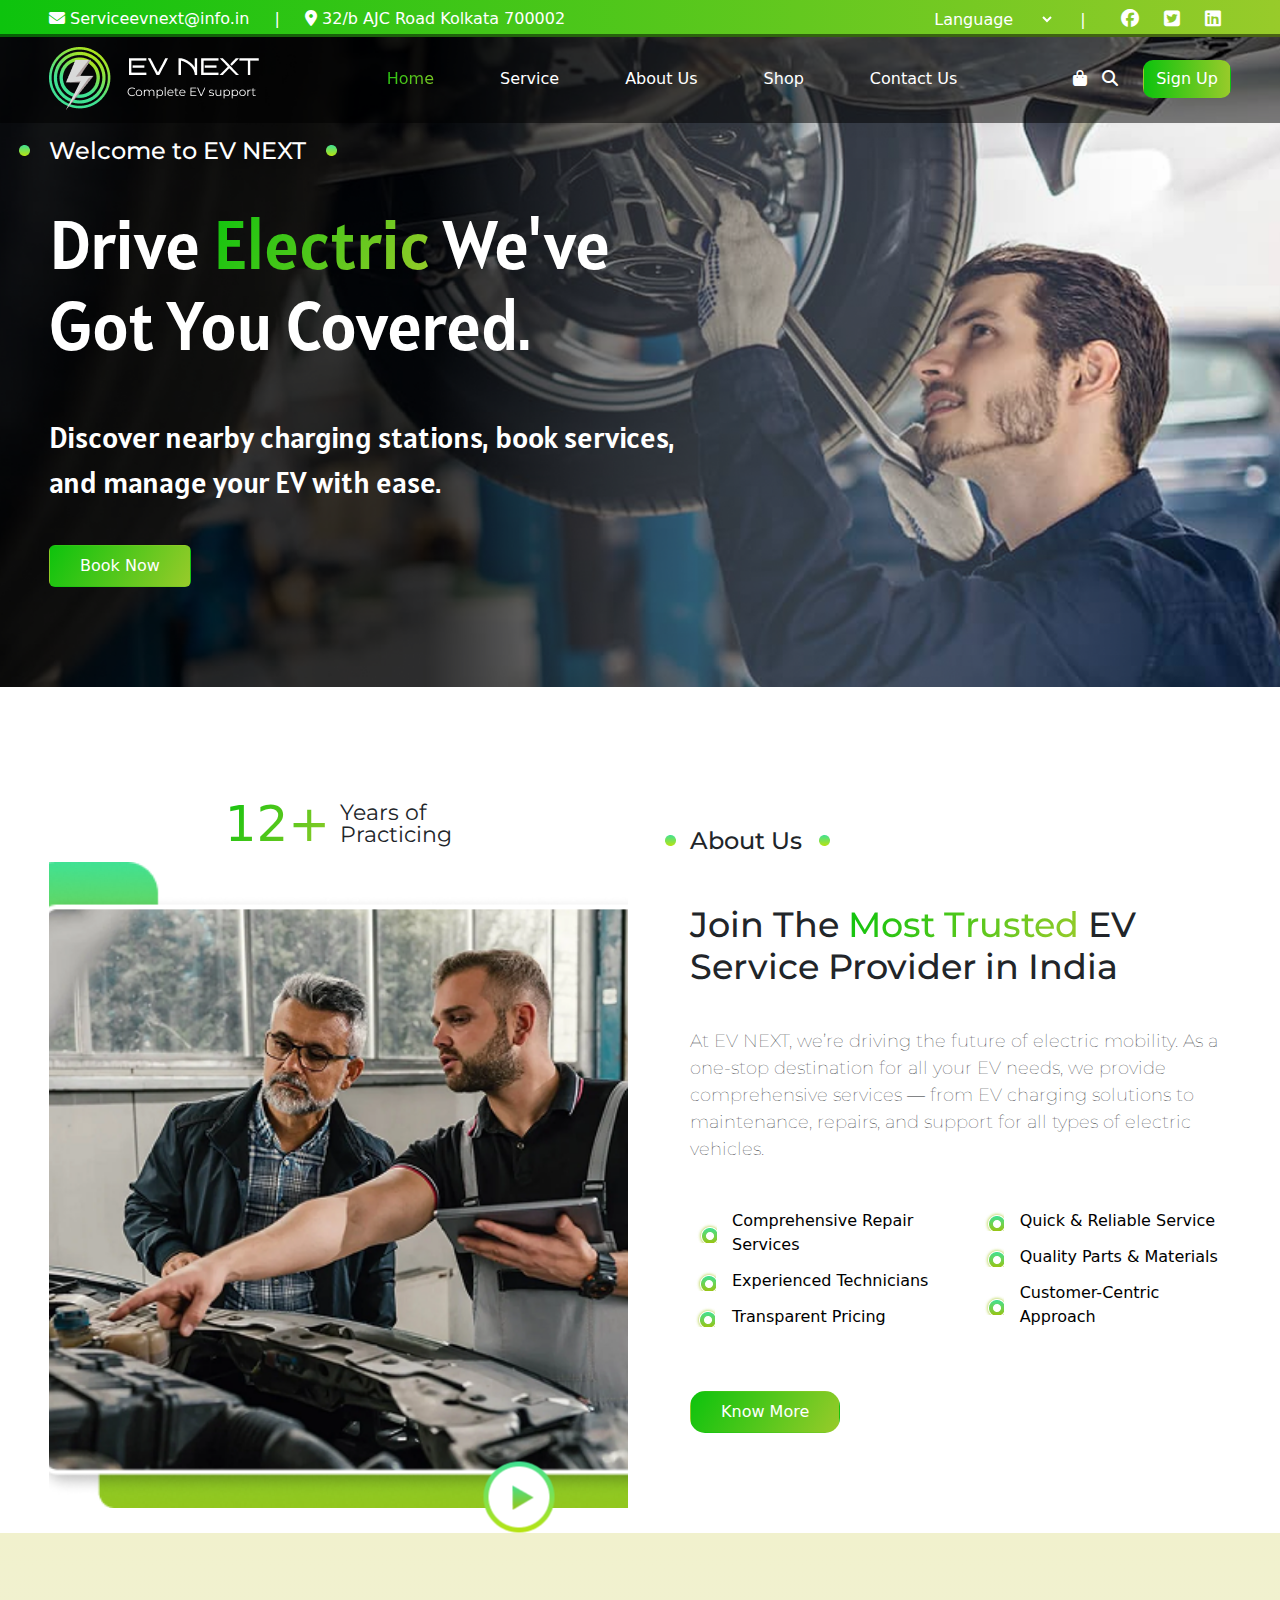
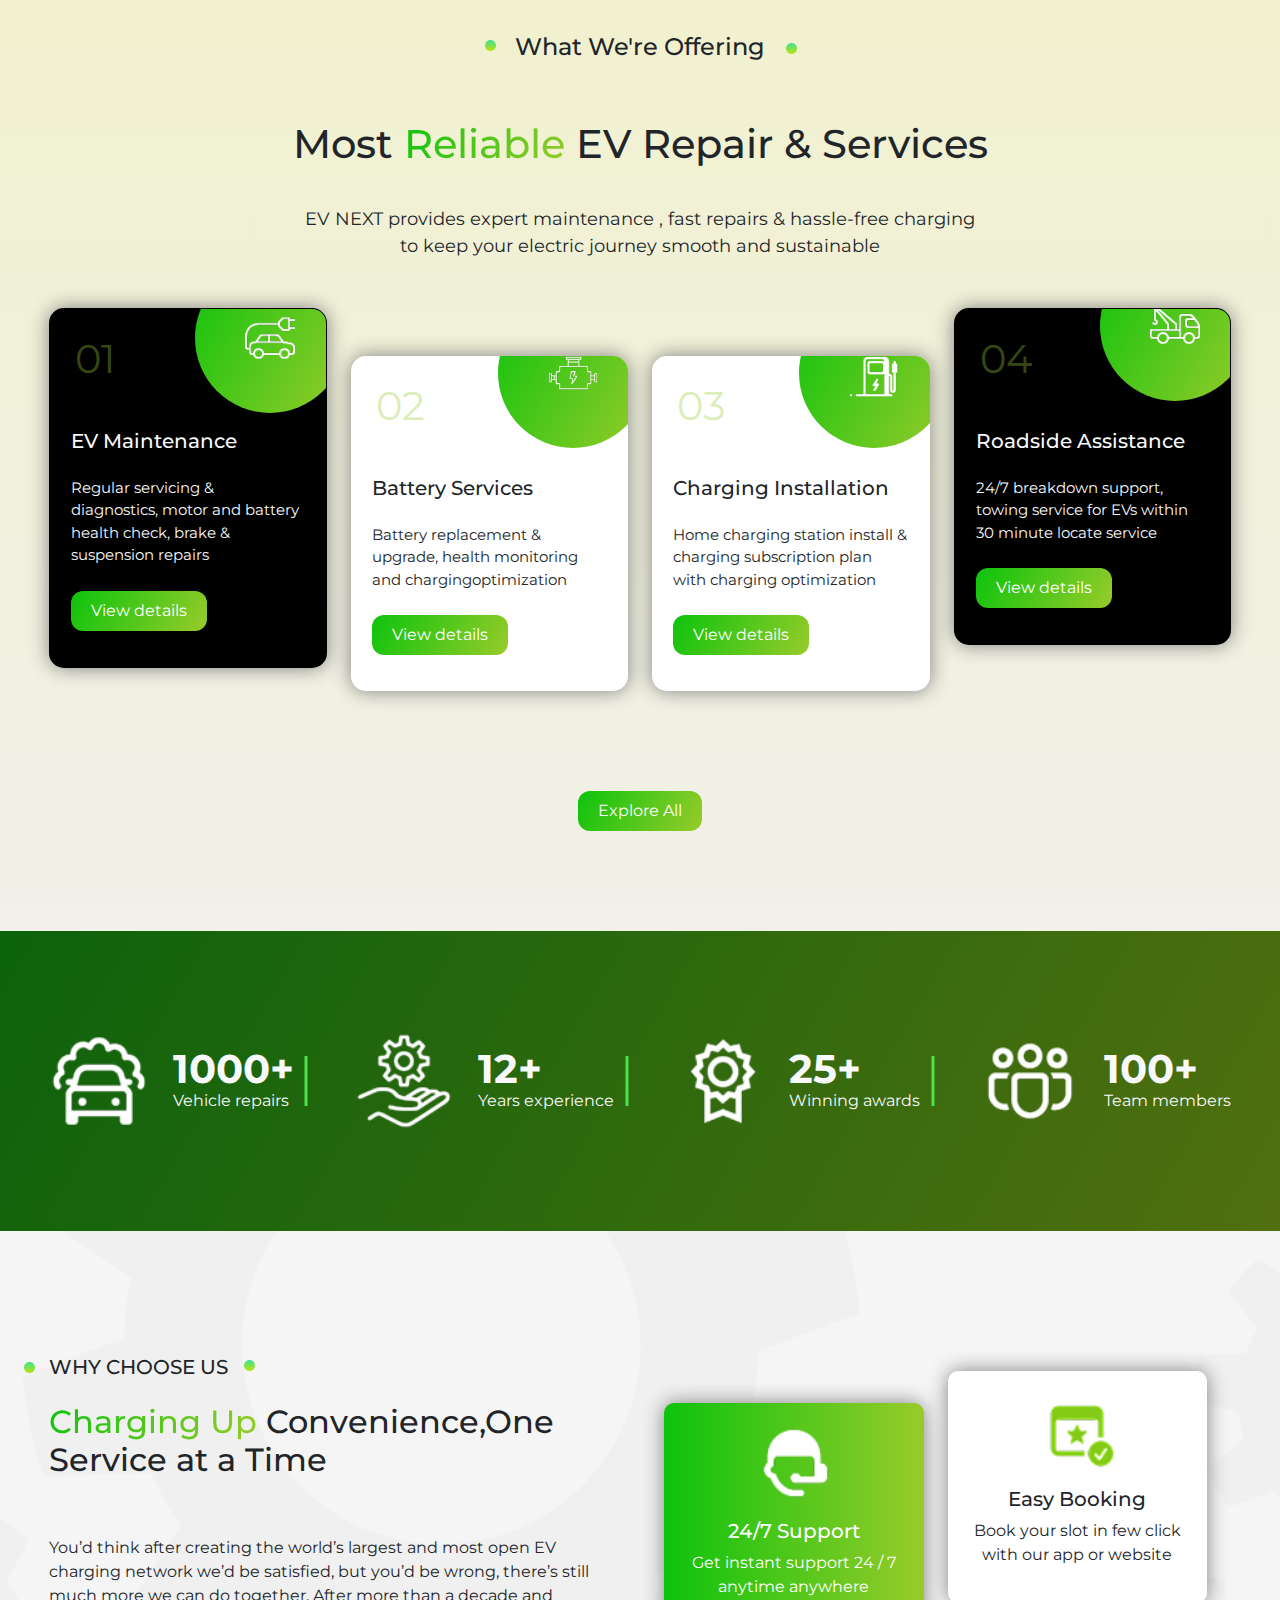
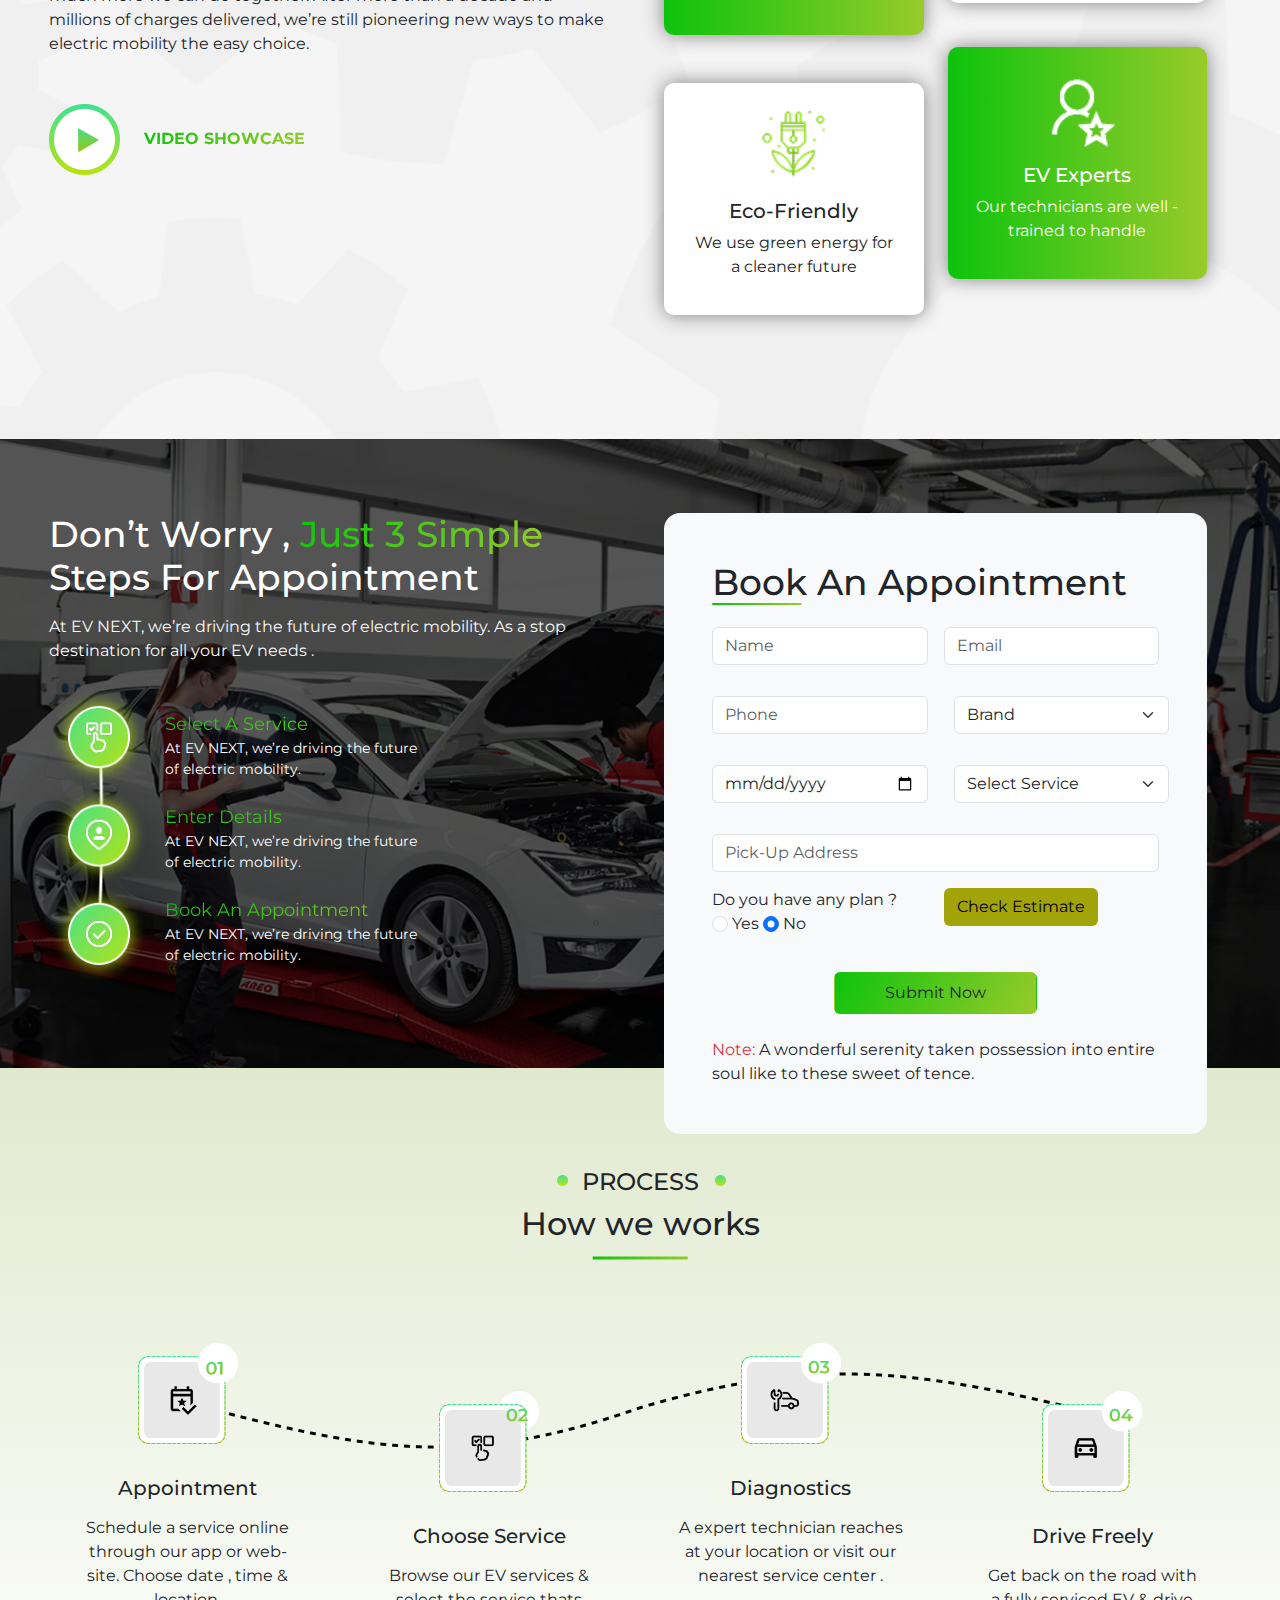
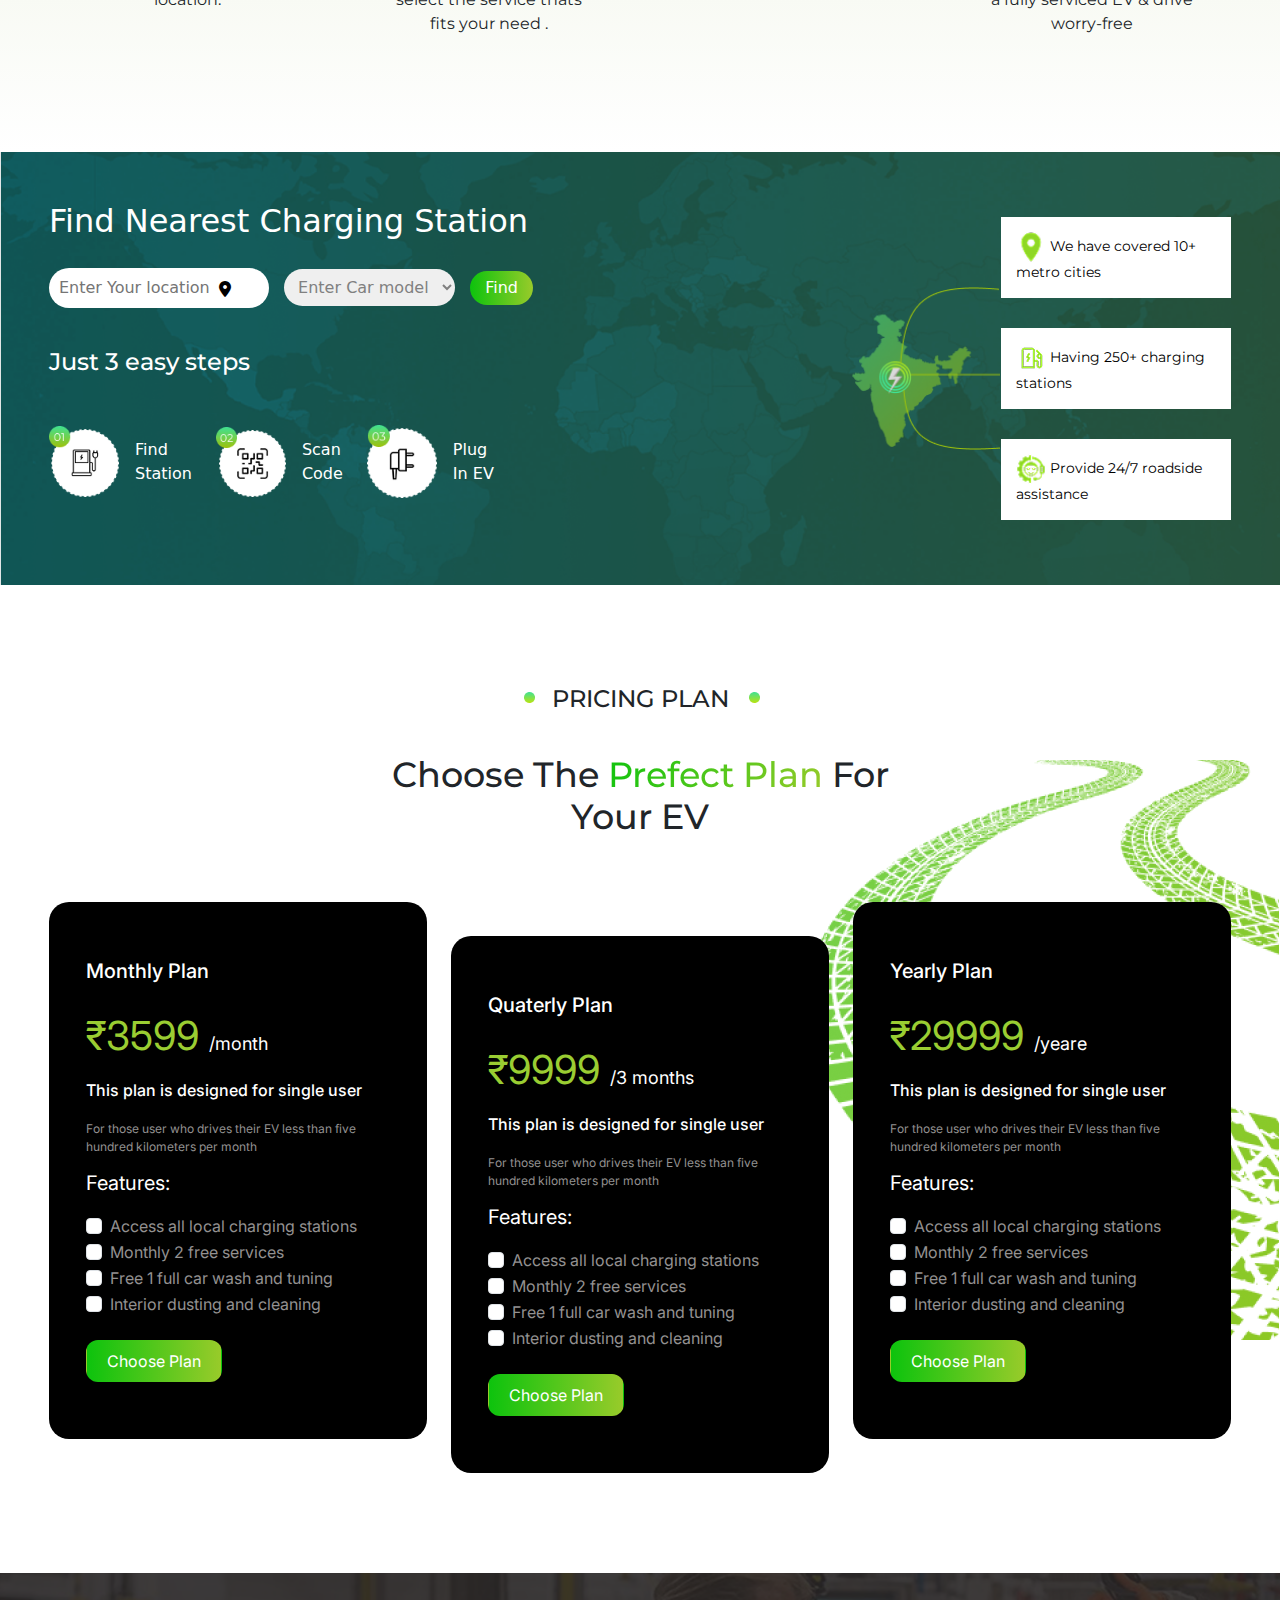
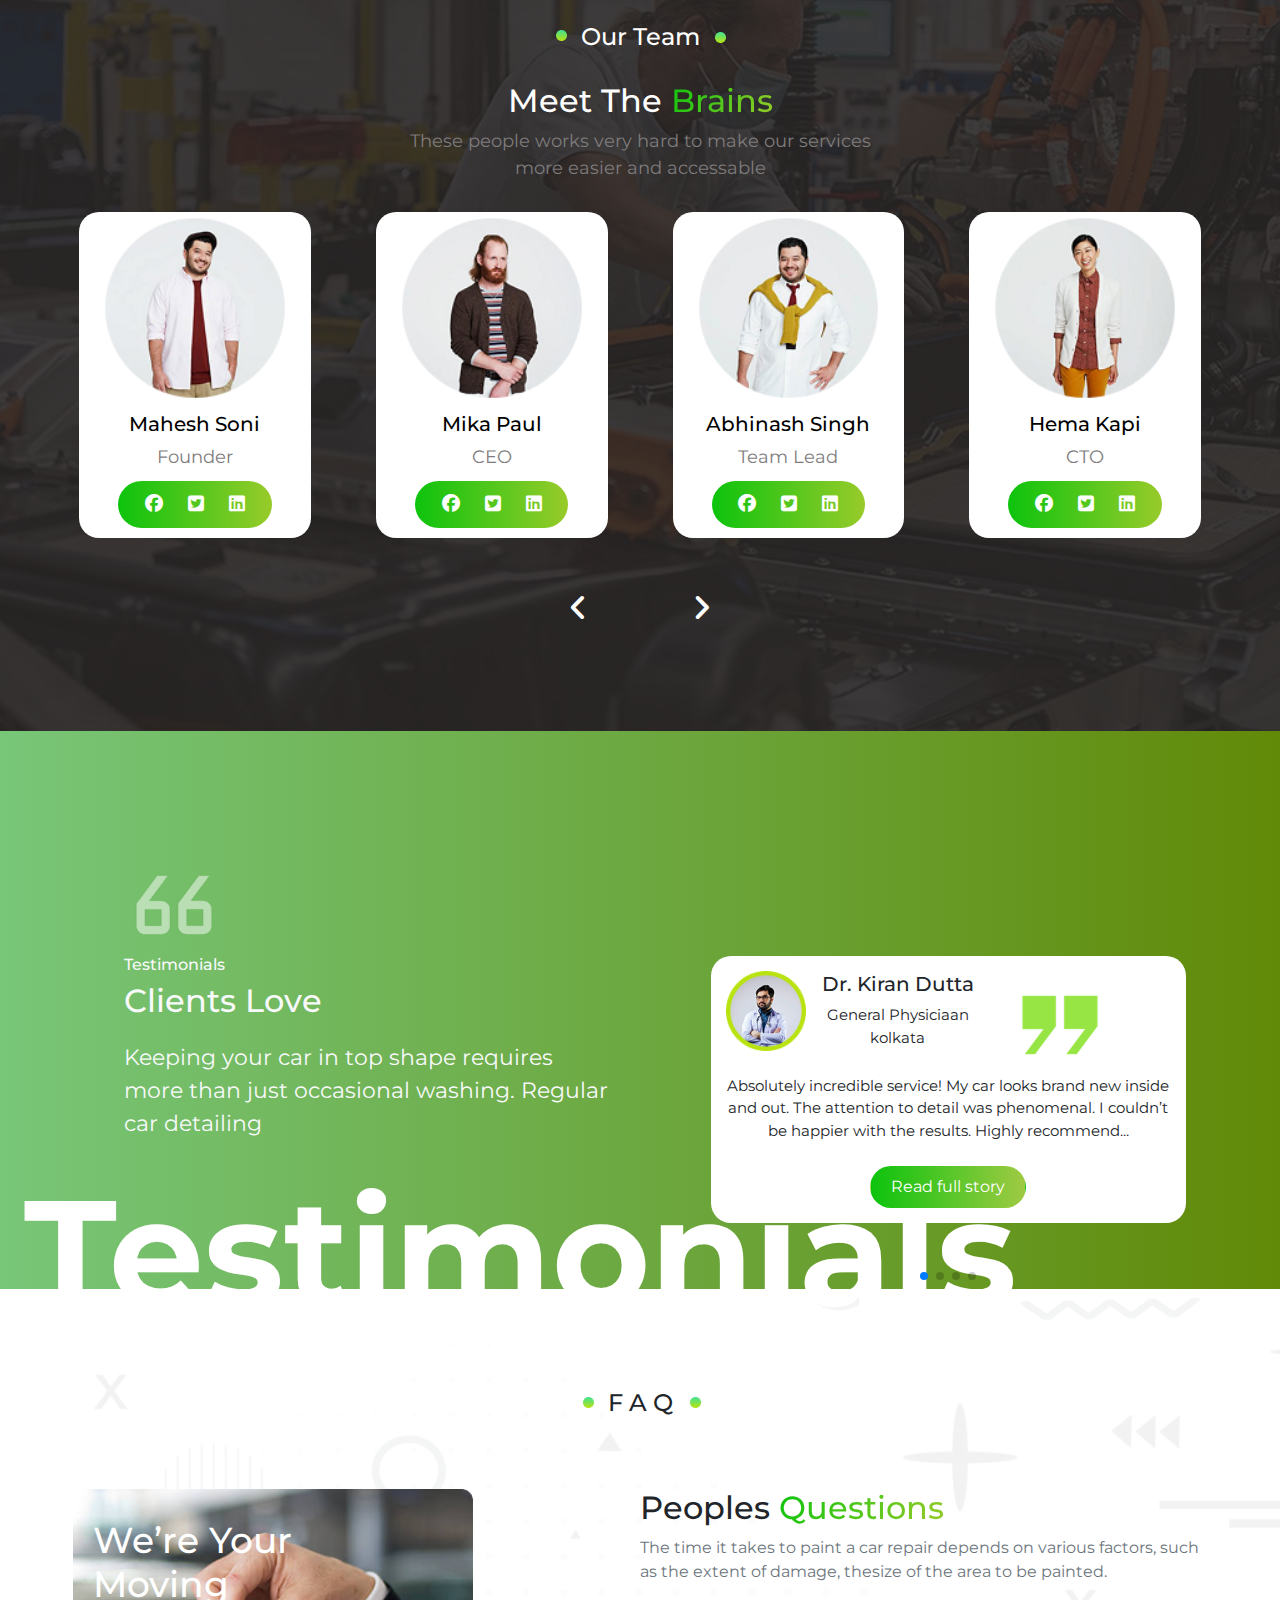
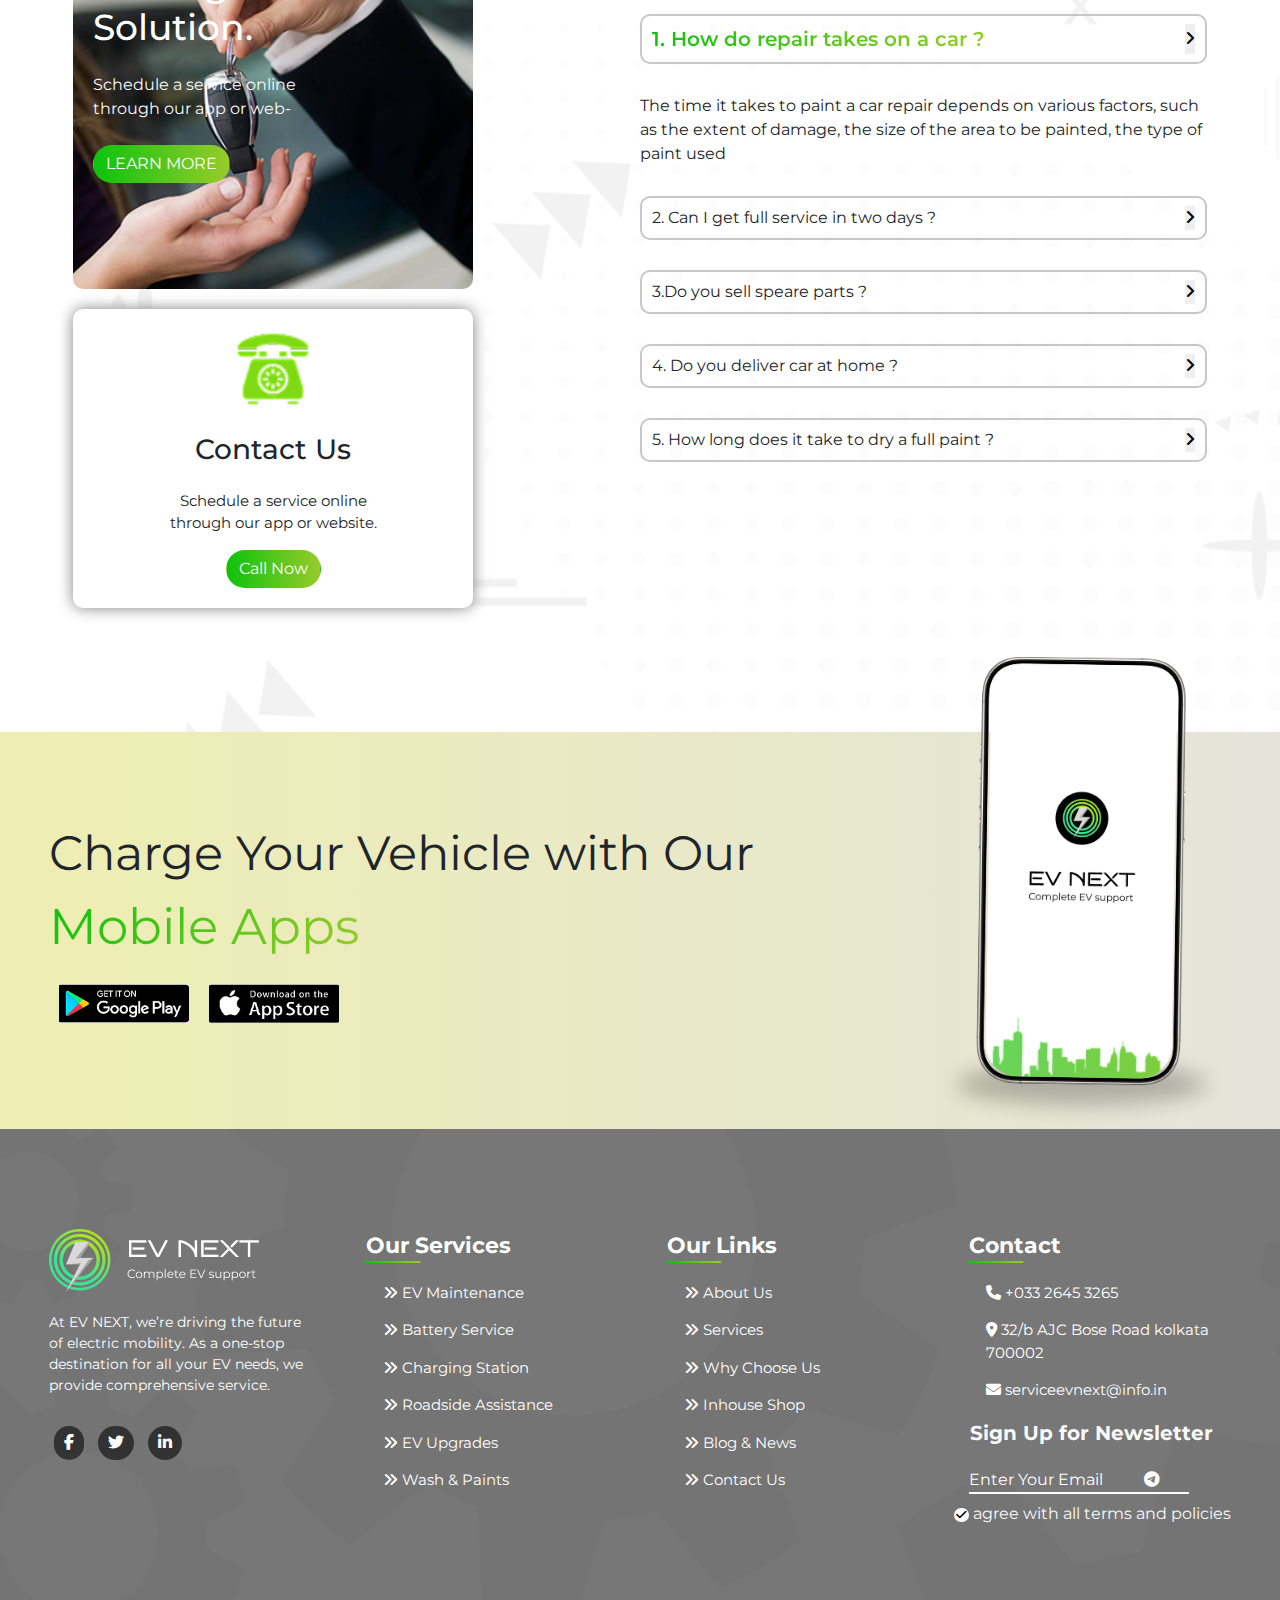
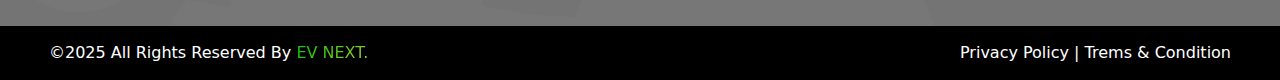
<file: index.html>
<!DOCTYPE html>
<html lang="en">
  <head>
    <meta charset="UTF-8" />
    <meta name="viewport" content="width=device-width, initial-scale=1.0" />
    <title>Figma</title>
    <link rel="stylesheet" href="./bootstrap/css/bootstrap.min.css" />

    <link
      rel="stylesheet"
      href="https://cdn.jsdelivr.net/npm/swiper@11/swiper-bundle.min.css"
    />
    <link rel="stylesheet" href="./css/style.css" />
    <link
      rel="stylesheet"
      href="https://cdnjs.cloudflare.com/ajax/libs/font-awesome/6.7.2/css/all.min.css"
    />
  </head>
  <body>
    <header>
      <div class="topbar">
        <div class="container">
          <div class="maintop">
            <div class="lefttop">
              <a href="#">
                <i class="fa-solid fa-envelope"></i> Serviceevnext@info.in</a
              >
              <span class="top_span">|</span>
              <a href="#">
                <i class="fa-solid fa-location-dot"></i> 32/b AJC Road Kolkata
                700002</a
              >
            </div>
            <div class="righttop">
              <select>
                <option>Language</option>
                <option>English</option>
                <option>Hindi</option>
                <option>south korean</option>
              </select>
              <span class="top_span">|</span>
              <a href="#"><i class="fa-brands fa-facebook"></i></a>
              <a href="#"><i class="fa-brands fa-square-twitter"></i></a>
              <a href="#"><i class="fa-brands fa-linkedin"></i></a>
            </div>
          </div>
        </div>
      </div>
      <!-- navbar -->
      <nav class="navbar navbar-expand-lg">
        <div class="container">
          <a class="navbar-brand" href="#"
            ><img src="./images/logo.png" alt="logo"
          /></a>
          <button
            class="navbar-toggler toggler"
            type="button"
            data-bs-toggle="collapse"
            data-bs-target="#navbarSupportedContent"
            aria-controls="navbarSupportedContent"
            aria-expanded="false"
            aria-label="Toggle navigation"
          >
            <span class="navbar-toggler-icon"></span>
          </button>
          <div class="collapse navbar-collapse nav_coll" id="navbarSupportedContent">
            <ul class="navbar-nav mx-auto mb-2 mb-lg-0 navlist">
              <li class="nav-item">
                <a
                  class="nav-link active"
                  aria-current="page"
                  href="./home.html"
                  >Home</a
                >
              </li>
              <li class="nav-item">
                <a class="nav-link" href="./service.html">Service</a>
              </li>
              <li class="nav-item">
                <a class="nav-link" href="./aboutUs.html">About Us</a>
              </li>
              <li class="nav-item">
                <a class="nav-link" href="./shop.html">Shop</a>
              </li>
              <li class="nav-item">
                <a class="nav-link" href="./contact.html">Contact Us</a>
              </li>
            </ul>
            <div class="nav_icon">
              <a href="#"><i class="fa-solid fa-bag-shopping"></i></a>
              <a href="#"><i class="fa-solid fa-magnifying-glass"></i></a>
            </div>
            <div class="nav_bt">
              <a href="./form.html" class="btn">Sign Up</a>
            </div>
          </div>
        </div>
      </nav>
    </header>
    <main>
      <!-- banner -->
      <section class="banner">
        <div class="container">
          <div class="ban_text">
            <h5 class="ban_welcome">Welcome to EV NEXT</h5>
            <h1>
              Drive <span class="ban_electric">Electric</span> We've Got You
              Covered.
            </h1>
            <p>
              Discover nearby charging stations, book services, and manage your
              EV with ease.
            </p>
            <a href="./serviceBooking.html" class="btn">Book Now</a>
          </div>
        </div>
      </section>
      <!-- About us -->
      <section class="about">
        <div class="container">
          <div class="row tex-center">
            <div class="col-sm-12 col-md-6 about_col">
              <div class="about_para">
                <div class="about_para1">
                  <p>12+</p>
                </div>
                <div class="about_para2">
                  <p>Years of</p>
                  <p>Practicing</p>
                </div>
              </div>
              <img src="./images/Group 520.png" alt="aboutimg" />
              <div class="about_icon">
                <a href="#"
                  ><img src="./images/Group 50.png" alt="about_icon"
                /></a>
              </div>
            </div>
            <div class="col-sm-12 col-md-6 about_col2">
              <h5>About Us</h5>
              <h2>
                Join The <span class="ban_electric">Most Trusted</span> EV
                Service Provider in India
              </h2>
              <p>
                At EV NEXT, we’re driving the future of electric mobility. As a
                one-stop destination for all your EV needs, we provide
                comprehensive services — from EV charging solutions to
                maintenance, repairs, and support for all types of electric
                vehicles.
              </p>
              <table class="about_ta">
                <tr>
                  <td class="about_png">
                    <ul>
                      <li><a href="#">Comprehensive Repair Services</a></li>
                      <li><a href="#">Experienced Technicians</a></li>
                      <li><a href="#">Transparent Pricing</a></li>
                    </ul>
                  </td>
                  <td class="about_png2">
                    <ul>
                      <li><a href="#">Quick & Reliable Service</a></li>
                      <li><a href="#">Quality Parts & Materials</a></li>
                      <li><a href="#">Customer-Centric Approach</a></li>
                    </ul>
                  </td>
                </tr>
              </table>
              <a href="./aboutUs.html" class="btn">Know More</a>
            </div>
          </div>
        </div>
      </section>
      <!-- service -->
      <section class="service">
        <div class="container">
          <h5>What We're Offering</h5>
          <h2>
            Most <span class="ban_electric">Reliable</span> EV Repair & Services
          </h2>
          <p class="ser_para">
            EV NEXT provides expert maintenance , fast repairs & hassle-free
            charging to keep your electric journey smooth and sustainable
          </p>

          <div class="row mt-5">
            <div class="col-sm-12 col-md-3">
              <div class="card ser_card1">
                <div class="card_row">
                  <div>
                    <p class="card_para">01</p>
                  </div>
                  <div class="card_image">
                    <img src="./images/Electric Vehicle.png" alt="vehicle" />
                  </div>
                </div>
                <div class="card-body">
                  <h4 class="card-title fs-5 text-light mt-4">
                    EV Maintenance
                  </h4>
                  <p class="card-text cr_text pt-3 pb-4 text-light">
                    Regular servicing & diagnostics, motor and battery health
                    check, brake & suspension repairs
                  </p>
                  <a href="#" class="btn btn-primary">View details</a>
                </div>
              </div>
            </div>
            <div class="col-sm-12 col-md-3">
              <div class="card ser_card2 mt-5">
                <div class="card_row">
                  <div>
                    <p class="card_para">02</p>
                  </div>
                  <div class="card_image">
                    <img src="./images/EV Battery.png" alt="battery" />
                  </div>
                </div>
                <div class="card-body">
                  <h4 class="card-title fs-5 mt-4">Battery Services</h4>
                  <p class="card-text cr_text pt-3 pb-4">
                    Battery replacement & upgrade, health monitoring and
                    chargingoptimization
                  </p>
                  <a href="./batterySurvice.html" class="btn btn-primary"
                    >View details</a
                  >
                </div>
              </div>
            </div>
            <div class="col-sm-12 col-md-3">
              <div class="card ser_card2 mt-5">
                <div class="card_row">
                  <div>
                    <p class="card_para">03</p>
                  </div>
                  <div class="card_image">
                    <img
                      src="./images/Charging Station.png"
                      alt="caargingimg"
                    />
                  </div>
                </div>
                <div class="card-body">
                  <h4 class="card-title fs-5 mt-4">Charging Installation</h4>
                  <p class="card-text cr_text pt-3 pb-4">
                    Home charging station install & charging subscription plan
                    with charging optimization
                  </p>
                  <a href="#" class="btn btn-primary">View details</a>
                </div>
              </div>
            </div>
            <div class="col-sm-12 col-md-3">
              <div class="card ser_card1">
                <div class="card_row">
                  <div>
                    <p class="card_para">04</p>
                  </div>
                  <div class="card_image">
                    <img src="./images/Tow Truck.png" alt="truckimg" />
                  </div>
                </div>
                <div class="card-body">
                  <h4 class="card-title fs-5 text-light mt-4">
                    Roadside Assistance
                  </h4>
                  <p class="card-text cr_text pt-3 pb-4 text-light">
                    24/7 breakdown support, towing service for EVs within 30
                    minute locate service
                  </p>
                  <a href="#" class="btn btn-primary">View details</a>
                </div>
              </div>
            </div>
          </div>
          <div class="text-center ser_explore">
            <a href="./service.html" class="btn">Explore All</a>
          </div>
        </div>
      </section>
      <!-- Team -->
      <section class="team">
        <div class="container">
          <div class="mainteam">
            <div class="team1">
              <div class="team2">
                <img src="./images/Automatic Car Wash.png" alt="car1" />
              </div>
              <div class="team3 text-light ms-4">
                <p class="team_text">1000+</p>
                <p>Vehicle repairs</p>
              </div>
            </div>
            <div class="team1">
              <div class="team2">
                <img src="./images/Service.png" alt="car2" />
              </div>
              <div class="team3 text-light ms-4">
                <p class="team_text">12+</p>
                <p>Years experience</p>
              </div>
            </div>
            <div class="team1">
              <div class="team2">
                <img src="./images/Prize.png" alt="car3" />
              </div>
              <div class="team3 text-light ms-3">
                <p class="team_text">25+</p>
                <p>Winning awards</p>
              </div>
            </div>
            <div class="team11">
              <div class="team2">
                <img src="./images/People.png" alt="car4" />
              </div>
              <div class="team3 text-light ms-4">
                <p class="team_text">100+</p>
                <p>Team members</p>
              </div>
            </div>
          </div>
        </div>
      </section>
      <!-- choose up -->
      <section class="choose">
        <div class="container">
          <div class="row g-0 position-relative">
            <div class="col-md-6 p-4 ps-md-0">
              <h5 class="mt-0 choose_hed mb-4">WHY CHOOSE US</h5>
              <h2>
                <span class="ban_electric choose_hed2">Charging Up</span>
                Convenience,One Service at a Time
              </h2>
              <p class="choose_para py-5">
                You’d think after creating the world’s largest and most open EV
                charging network we’d be satisfied, but you’d be wrong, there’s
                still much more we can do together. After more than a decade and
                millions of charges delivered, we’re still pioneering new ways
                to make electric mobility the easy choice.
              </p>
              <div>
                <a href="https://youtube.be/7tz4Ya6gzG4" data-fancybox="ev next"
                  ><img src="./images/Group 50 (1).png" alt="videoimg" /></a
                ><span class="ban_electric fw-bold ms-4">VIDEO SHOWCASE</span>
              </div>
            </div>
            <div class="col-md-6 mb-md-0 p-md-4">
              <div class="chooseright">
                <div class="row">
                  <div class="col-sm-12 col-md-6 lg-2 text-center">
                    <div class="card choose_card1 mt-5">
                      <img
                        src="./images/Online Support.png"
                        class="card-img-top"
                        alt="chooseimg"
                      />
                      <div class="card-body">
                        <h5 class="card-title">24/7 Support</h5>
                        <p class="card-text">
                          Get instant support 24 / 7 anytime anywhere
                        </p>
                      </div>
                    </div>
                  </div>
                  <div class="col-sm-12 col-md-6 lg-2">
                    <div class="card choose_card2 text-center mt-3">
                      <img
                        src="./images/Event Accepted.png"
                        class="card-img-top"
                        alt="chooseimg2"
                      />
                      <div class="card-body">
                        <h5 class="card-title">Easy Booking</h5>
                        <p class="card-text">
                          Book your slot in few click with our app or website
                        </p>
                      </div>
                    </div>
                  </div>
                </div>
                <div class="row">
                  <div class="col-sm-12 col-md-6 lg-2">
                    <div class="card choose_card2 text-center mt-5">
                      <img
                        src="./images/Eco Friendly.png"
                        class="card-img-top"
                        alt="chooseimg3"
                      />
                      <div class="card-body">
                        <h5 class="card-title">Eco-Friendly</h5>
                        <p class="card-text">
                          We use green energy for a cleaner future
                        </p>
                      </div>
                    </div>
                  </div>
                  <div class="col-sm-12 col-md-6 lg-2">
                    <div class="card choose_card1 text-center">
                      <img
                        src="./images/Popular Man.png"
                        class="card-img-top"
                        alt="chooseimg4"
                      />
                      <div class="card-body">
                        <h5 class="card-title">EV Experts</h5>
                        <p class="card-text">
                          Our technicians are well - trained to handle
                        </p>
                      </div>
                    </div>
                  </div>
                </div>
              </div>
            </div>
          </div>
        </div>
      </section>
      <!-- Appointment -->
      <section class="appointment">
        <div class="container">
          <div class="row g-0 position-relative">
            <div class="col-md-6 p-4 ps-md-0">
              <h3 class="mt-0">
                Don’t Worry ,
                <span class="ban_electric"> Just 3 Simple</span> Steps For
                Appointment
              </h3>
              <p class="text-light mt-3">
                At EV NEXT, we’re driving the future of electric mobility. As a
                stop destination for all your EV needs .
              </p>
              <div class="mainappointment mt-4">
                <div class="appoileft me-3">
                  <img src="./images/Group 520 (1).png" alt="groupimg" />
                </div>
                <div class="appoiright">
                  <div class="mt-4">
                    <p class="appoi_para">Select A Service</p>
                    <p class="appoi_para2">
                      At EV NEXT, we’re driving the future of electric mobility.
                    </p>
                  </div>
                  <div class="mt-4">
                    <p class="appoi_para">Enter Details</p>
                    <p class="appoi_para2">
                      At EV NEXT, we’re driving the future of electric mobility.
                    </p>
                  </div>
                  <div class="mt-4">
                    <p class="appoi_para">Book An Appointment</p>
                    <p class="appoi_para2">
                      At EV NEXT, we’re driving the future of electric mobility.
                    </p>
                  </div>
                </div>
              </div>
            </div>
            <div class="col-md-6 mb-md-0 p-md-4 appoiright">
              <div class="appoiright1 bg-light rounded-4 p-5">
                <h3 class="appoi_hed text-dark">Book An Appointment</h3>
                <form class="row g-3">
                  <div class="col-md-6">
                    <input
                      type="text"
                      class="form-control"
                      id="name"
                      placeholder="Name"
                    />
                    <p class="error nameErr"></p>
                  </div>
                  <div class="col-md-6">
                    <input
                      type="email"
                      class="form-control"
                      id="mail"
                      placeholder="Email"
                    />
                    <p class="error mailErr"></p>
                  </div>
                  <div class="col-md-6">
                    <input
                      type="number"
                      class="form-control"
                      id="ph"
                      placeholder="Phone"
                    />
                    <p class="error phoneErr"></p>
                  </div>
                  <div class="col-md-6">
                    <select id="inputState" class="form-select">
                      <option selected>Brand</option>
                      <option>...</option>
                    </select>
                  </div>
                  <div class="col-md-6">
                    <input
                      type="date"
                      class="form-control"
                      id="inputdate"
                      placeholder="dd/mm/yyy"
                    />
                  </div>
                  <div class="col-md-6">
                    <select id="inputState" class="form-select">
                      <option selected>Select Service</option>
                      <option>...</option>
                    </select>
                  </div>
                  <div class="col-12">
                    <input
                      type="text"
                      class="form-control"
                      id="inputAddress"
                      placeholder="Pick-Up Address"
                    />
                  </div>

                  <div class="col-md-6">
                    <p>Do you have any plan ?</p>
                    <input
                      class="form-check-input"
                      type="radio"
                      name="gridRadios"
                      id="gridRadios1"
                      value="option1"
                      checked
                    />
                    <label class="form-check-label" for="gridRadios1">
                      Yes
                    </label>

                    <input
                      class="form-check-input"
                      type="radio"
                      name="gridRadios"
                      id="gridRadios1"
                      value="option1"
                      checked
                    />
                    <label class="form-check-label" for="gridRadios1">
                      No
                    </label>
                  </div>
                  <div class="col-6 form_col">
                    <button type="submit" class="btn">Check Estimate</button>
                  </div>
                  <div class="col-12 text-center form_col2">
                    <button type="submit" class="btn">Submit Now</button>
                  </div>
                </form>
                <div class="mt-4">
                  <p>
                    <span class="text-danger">Note:</span> A wonderful serenity
                    taken possession into entire soul like to these sweet of
                    tence.
                  </p>
                </div>
              </div>
            </div>
          </div>
        </div>
      </section>
      
      <!-- process -->
      <section class="process">
        <div class="container">
          <div class="process2">
            <h4>PROCESS</h4>
            <h2>How we works</h2>
            <div class="pro_dot">
              <div class="row process_row">
                <div class="col-sm-12 col-md-3">
                  <div class="card proce_card">
                    <div class="proce_card1">
                      <img
                        src="./images/Group 521.png"
                        class="card-img-top"
                        alt="appointment"
                      />
                    </div>
                    <div class="card-body">
                      <h5 class="card-title mt-3">Appointment</h5>
                      <p class="card-text pro_para1 mt-3">
                        Schedule a service online through our app or web- site.
                        Choose date , time & location.
                      </p>
                    </div>
                  </div>
                </div>
                <div class="col-sm-12 col-md-3">
                  <div class="card proce_card mt-5">
                    <div class="pro_img">
                      <img
                        src="./images/Group 526.png"
                        class="card-img-top"
                        alt="chooser"
                      />
                    </div>
                    <div class="card-body">
                      <h5 class="card-title mt-3">Choose Service</h5>
                      <p class="card-text pro_para2 mt-3">
                        Browse our EV services & select the service thats fits
                        your need .
                      </p>
                    </div>
                  </div>
                </div>
                <div class="col-sm-12 col-md-3">
                  <div class="card proce_card">
                    <div class="pro_img">
                      <img
                        src="./images/Group 525.png"
                        class="card-img-top"
                        alt="diagno"
                      />
                    </div>
                    <div class="card-body">
                      <h5 class="card-title mt-3">Diagnostics</h5>
                      <p class="card-text pro_para3 mt-3">
                        A expert technician reaches at your location or visit
                        our nearest service center .
                      </p>
                    </div>
                  </div>
                </div>
                <div class="col-sm-12 col-md-3">
                  <div class="card proce_card mt-5">
                    <div class="pro_img">
                      <img
                        src="./images/Group 524.png"
                        class="card-img-top"
                        alt="drive"
                      />
                    </div>
                    <div class="card-body">
                      <h5 class="card-title mt-3">Drive Freely</h5>
                      <p class="card-text pro_para4 mt-3">
                        Get back on the road with a fully serviced EV & drive
                        worry-free
                      </p>
                    </div>
                  </div>
                </div>
              </div>
            </div>
          </div>
        </div>
      </section>

      <!-- Nearrest Charging -->
      <section class="nearest">
        <div class="container">
          <div class="mainnear">
            <div class="leftnear">
              <h2>Find Nearest Charging Station</h2>
              <form class="near_form">
                <span class="near_bt"
                  ><i class="fa-solid fa-location-dot"></i
                ></span>
                <input
                  class="input1"
                  type="text"
                  name="location"
                  id="location"
                  placeholder="Enter Your location"
                />
                <select class="near_sele">
                  <option>Enter Car model</option>
                </select>
                <a href="./chargingStation.html" class="input2">Find</a>
              </form>
              <h4 class="near_just">Just 3 easy steps</h4>
              <div class="near_find mt-5">
                <div class="find1">
                  <div class="find2">
                    <img src="./images/Group 529.png" alt="findimg" />
                  </div>
                  <div class="find3 ms-3">
                    <p>Find</p>
                    <p>Station</p>
                  </div>
                </div>
                <div class="find1 ms-4">
                  <div class="find2">
                    <img src="./images/Group 530.png" alt="findimg2" />
                  </div>
                  <div class="find3 ms-3">
                    <p>Scan</p>
                    <p>Code</p>
                  </div>
                </div>
                <div class="find1 ms-4">
                  <div class="find2">
                    <img src="./images/Group 531.png" alt="findimg3" />
                  </div>
                  <div class="find3 ms-3">
                    <p>Plug</p>
                    <p>In EV</p>
                  </div>
                </div>
              </div>
            </div>
            <div class="rightnear">
              <div class="findright">
                <img src="./images/Group 112 (1).png" alt="map" />
              </div>
              <div class="findright2">
                <div class="findlocation">
                  <a href="#">
                    <img src="./images/Location.png" alt="location" /> We have
                    covered 10+ metro cities
                  </a>
                </div>
                <div class="findlocation">
                  <a href="#">
                    <img
                      src="./images/Charging Station (1).png"
                      alt="charging"
                    />
                    Having 250+ charging stations
                  </a>
                </div>
                <div class="findlocation">
                  <a href="#">
                    <img src="./images/Assistance.png" alt="assistance" />
                    Provide 24/7 roadside assistance</a
                  >
                </div>
              </div>
            </div>
          </div>
        </div>
      </section>

      <!-- Pricing Plan -->
      <section class="pricingplan">
        <div class="container">
          <h4>PRICING PLAN</h4>
          <h2>
            Choose The <span class="ban_electric">Prefect Plan</span> For Your
            EV
          </h2>
          <div class="row mt-5">
            <div class="col-sm-12 col-md-4">
              <div class="card pricplan_card mt-3">
                <div class="card-body">
                  <h5 class="card-title">Monthly Plan</h5>
                  <p class="pric_para">
                    &#8377;3599 <span class="pricplan_span">/month</span>
                  </p>

                  <h6>This plan is designed for single user</h6>
                  <p class="card-text pric_para2">
                    For those user who drives their EV less than five hundred
                    kilometers per month
                  </p>
                  <p class="mb-3 fs-5">Features:</p>
                  <div class="form-check">
                    <input
                      class="form-check-input"
                      type="checkbox"
                      id="gridCheck"
                    />
                    <label class="form-check-label pric_redio" for="gridCheck">
                      Access all local charging stations
                    </label>
                  </div>
                  <div class="form-check">
                    <input
                      class="form-check-input"
                      type="checkbox"
                      id="gridCheck"
                    />
                    <label class="form-check-label pric_redio" for="gridCheck">
                      Monthly 2 free services
                    </label>
                  </div>
                  <div class="form-check">
                    <input
                      class="form-check-input"
                      type="checkbox"
                      id="gridCheck"
                    />
                    <label class="form-check-label pric_redio" for="gridCheck">
                      Free 1 full car wash and tuning
                    </label>
                  </div>
                  <div class="form-check">
                    <input
                      class="form-check-input"
                      type="checkbox"
                      id="gridCheck"
                    />
                    <label class="form-check-label pric_redio" for="gridCheck">
                      Interior dusting and cleaning
                    </label>
                  </div>
                  <div class="pricplanbt mt-4">
                    <a href="#" class="btn">Choose Plan</a>
                  </div>
                </div>
              </div>
            </div>
            <div class="col-sm-12 col-md-4">
              <div class="card pricplan_card pric_card">
                <div class="card-body">
                  <h5 class="card-title">Quaterly Plan</h5>
                  <p class="pric_para">
                    &#8377;9999 <span class="pricplan_span">/3 months</span>
                  </p>

                  <h6>This plan is designed for single user</h6>
                  <p class="card-text pric_para2">
                    For those user who drives their EV less than five hundred
                    kilometers per month
                  </p>
                  <p class="mb-3 fs-5">Features:</p>
                  <div class="form-check">
                    <input
                      class="form-check-input"
                      type="checkbox"
                      id="gridCheck"
                    />
                    <label class="form-check-label pric_redio" for="gridCheck">
                      Access all local charging stations
                    </label>
                  </div>
                  <div class="form-check">
                    <input
                      class="form-check-input"
                      type="checkbox"
                      id="gridCheck"
                    />
                    <label class="form-check-label pric_redio" for="gridCheck">
                      Monthly 2 free services
                    </label>
                  </div>
                  <div class="form-check">
                    <input
                      class="form-check-input"
                      type="checkbox"
                      id="gridCheck"
                    />
                    <label class="form-check-label pric_redio" for="gridCheck">
                      Free 1 full car wash and tuning
                    </label>
                  </div>
                  <div class="form-check">
                    <input
                      class="form-check-input"
                      type="checkbox"
                      id="gridCheck"
                    />
                    <label class="form-check-label pric_redio" for="gridCheck">
                      Interior dusting and cleaning
                    </label>
                  </div>
                  <div class="pricplanbt mt-4">
                    <a href="#" class="btn">Choose Plan</a>
                  </div>
                </div>
              </div>
            </div>
            <div class="col-sm-12 col-md-4 mt-3">
              <div class="card pricplan_card">
                <div class="card-body">
                  <h5 class="card-title">Yearly Plan</h5>
                  <p class="pric_para">
                    &#8377;29999 <span class="pricplan_span">/yeare</span>
                  </p>

                  <h6>This plan is designed for single user</h6>
                  <p class="card-text pric_para2">
                    For those user who drives their EV less than five hundred
                    kilometers per month
                  </p>
                  <p class="mb-3 fs-5">Features:</p>
                  <div class="form-check">
                    <input
                      class="form-check-input"
                      type="checkbox"
                      id="gridCheck"
                    />
                    <label class="form-check-label pric_redio" for="gridCheck">
                      Access all local charging stations
                    </label>
                  </div>
                  <div class="form-check">
                    <input
                      class="form-check-input"
                      type="checkbox"
                      id="gridCheck"
                    />
                    <label class="form-check-label pric_redio" for="gridCheck">
                      Monthly 2 free services
                    </label>
                  </div>
                  <div class="form-check">
                    <input
                      class="form-check-input"
                      type="checkbox"
                      id="gridCheck"
                    />
                    <label class="form-check-label pric_redio" for="gridCheck">
                      Free 1 full car wash and tuning
                    </label>
                  </div>
                  <div class="form-check">
                    <input
                      class="form-check-input"
                      type="checkbox"
                      id="gridCheck"
                    />
                    <label class="form-check-label pric_redio" for="gridCheck">
                      Interior dusting and cleaning
                    </label>
                  </div>
                  <div class="pricplanbt mt-4">
                    <a href="#" class="btn">Choose Plan</a>
                  </div>
                </div>
              </div>
            </div>
          </div>
        </div>
      </section>

      <!-- Meet the Brains -->
      <section class="meetBrains">
        <div class="container">
          <h4>Our Team</h4>
          <h2>Meet The <span class="ban_electric">Brains</span></h2>
          <p>
            These people works very hard to make our services more easier and
            accessable
          </p>

          <div class="swiper mySwiperr">
            <div class="swiper-wrapper">
              <div class="swiper-slide">
                <div class="meet1">
                  <div class="meet_img">
                    <img src="./images/team-3-400x510.png" alt="team1" />
                  </div>
                  <h5 class="mt-2">Mahesh Soni</h5>
                  <p>Founder</p>
                  <div class="meet_icon">
                    <a href="#"><i class="fa-brands fa-facebook"></i></a>
                    <a href="#"><i class="fa-brands fa-square-twitter"></i></a>
                    <a href="#"><i class="fa-brands fa-linkedin"></i></a>
                  </div>
                </div>
              </div>
              <div class="swiper-slide">
                <div class="meet2">
                  <div class="meet_img">
                    <img src="./images/team-2-400x510.png" alt="team1" />
                  </div>
                  <h5 class="mt-2">Mika Paul</h5>
                  <p>CEO</p>
                  <div class="meet_icon">
                    <a href="#"><i class="fa-brands fa-facebook"></i></a>
                    <a href="#"><i class="fa-brands fa-square-twitter"></i></a>
                    <a href="#"><i class="fa-brands fa-linkedin"></i></a>
                  </div>
                </div>
              </div>
              <div class="swiper-slide">
                <div class="meet3">
                  <div class="meet_img">
                    <img src="./images/team-4-400x510.png" alt="team1" />
                  </div>
                  <h5 class="mt-2">Abhinash Singh</h5>
                  <p>Team Lead</p>
                  <div class="meet_icon">
                    <a href="#"><i class="fa-brands fa-facebook"></i></a>
                    <a href="#"><i class="fa-brands fa-square-twitter"></i></a>
                    <a href="#"><i class="fa-brands fa-linkedin"></i></a>
                  </div>
                </div>
              </div>
              <div class="swiper-slide">
                <div class="meet4">
                  <div class="meet_img">
                    <img src="./images/team-6-400x510.png" alt="team1" />
                  </div>
                  <h5 class="mt-2">Hema Kapi</h5>
                  <p>CTO</p>
                  <div class="meet_icon">
                    <a href="#"><i class="fa-brands fa-facebook"></i></a>
                    <a href="#"><i class="fa-brands fa-square-twitter"></i></a>
                    <a href="#"><i class="fa-brands fa-linkedin"></i></a>
                  </div>
                </div>
              </div>
              <div class="swiper-slide">
                <div class="meet1">
                  <div class="meet_img">
                    <img src="./images/team-3-400x510.png" alt="team1" />
                  </div>
                  <h5 class="mt-2">Mahesh Soni</h5>
                  <p>Founder</p>
                  <div class="meet_icon">
                    <a href="#"><i class="fa-brands fa-facebook"></i></a>
                    <a href="#"><i class="fa-brands fa-square-twitter"></i></a>
                    <a href="#"><i class="fa-brands fa-linkedin"></i></a>
                  </div>
                </div>
              </div>
              <div class="swiper-slide">
                <div class="meet2">
                  <div class="meet_img">
                    <img src="./images/team-2-400x510.png" alt="team1" />
                  </div>
                  <h5 class="mt-2">Mika Paul</h5>
                  <p>CEO</p>
                  <div class="meet_icon">
                    <a href="#"><i class="fa-brands fa-facebook"></i></a>
                    <a href="#"><i class="fa-brands fa-square-twitter"></i></a>
                    <a href="#"><i class="fa-brands fa-linkedin"></i></a>
                  </div>
                </div>
              </div>
              <div class="swiper-slide">
                <div class="meet3">
                  <div class="meet_img">
                    <img src="./images/team-4-400x510.png" alt="team1" />
                  </div>
                  <h5 class="mt-2">Abhinash Singh</h5>
                  <p>Team Lead</p>
                  <div class="meet_icon">
                    <a href="#"><i class="fa-brands fa-facebook"></i></a>
                    <a href="#"><i class="fa-brands fa-square-twitter"></i></a>
                    <a href="#"><i class="fa-brands fa-linkedin"></i></a>
                  </div>
                </div>
              </div>
            </div>
            <!-- <div class="swiper-pagination"></div> -->
          </div>
          <div class="meet_arrow mt-5">
            <a class="meetarrow1" href="#"
              ><i class="fa-solid fa-angle-left"></i
            ></a>
            <a class="meetarrow2" href="#"
              ><i class="fa-solid fa-angle-right"></i
            ></a>
          </div>
        </div>
      </section>
      <!-- Clints Love -->
      <section class="clints">
        <div class="row g-0 position-relative clint_row">
          <div class="col-md-6 mb-md-0 p-md-4">
            <div class="clints1 text-light">
              <img src="./images/Get Quote.png" class="cli_quote" alt="quote" />
              <h6>Testimonials</h6>
              <h2>Clients Love</h2>
              <p class="clint_para1">
                Keeping your car in top shape requires more than just occasional
                washing. Regular car detailing
              </p>
            </div>
            <p class="clint_para2">Testimonials</p>
          </div>
          <div class="col-md-6 p-4 ps-md-0">
            <div class="swiper mySwiper">
              <div class="swiper-wrapper">
                <div class="swiper-slide">
                  <div class="clintright">
                    <div class="clintright1">
                      <div class="clint_img">
                        <img src="./images/Group 135.png" alt="man" />
                      </div>
                      <div class="clint_text2 ms-3">
                        <h5>Dr. Kiran Dutta</h5>
                        <p>General Physiciaan</p>
                        <p>kolkata</p>
                      </div>
                    </div>
                    <p class="my-4">
                      Absolutely incredible service! My car looks brand new
                      inside and out. The attention to detail was phenomenal. I
                      couldn’t be happier with the results. Highly recommend...
                    </p>
                    <div class="clintbt">
                      <a href="#" class="btn">Read full story</a>
                    </div>
                    <div class="clintdot">
                      <img src="./images/Get Quote (1).png" alt="quote" />
                    </div>
                  </div>
                </div>
                <div class="swiper-slide">
                  <div class="clintright">
                    <div class="clintright1">
                      <div class="clint_img">
                        <img src="./images/Group 135 (1).png" alt="man" />
                      </div>
                      <div class="clint_text2 ms-3">
                        <h5>Dr. P Karmakar</h5>
                        <p>General Physiciaan</p>
                        <p>kolkata</p>
                      </div>
                    </div>
                    <p class="my-4">
                      Absolutely incredible service! My car looks brand new
                      inside and out. The attention to detail was phenomenal. I
                      couldn’t be happier with the results. Highly recommend...
                    </p>
                    <div class="clintbt">
                      <a href="#" class="btn">Read full story</a>
                    </div>
                    <div class="clintdot">
                      <img src="./images/Get Quote (1).png" alt="quote" />
                    </div>
                  </div>
                </div>
                <div class="swiper-slide">
                  <div class="clintright">
                    <div class="clintright1">
                      <div class="clint_img">
                        <img src="./images/Group 135.png" alt="man" />
                      </div>
                      <div class="clint_text2 ms-3">
                        <h5>Dr. Kiran Dutta</h5>
                        <p>General Physiciaan</p>
                        <p>kolkata</p>
                      </div>
                    </div>
                    <p class="my-4">
                      Absolutely incredible service! My car looks brand new
                      inside and out. The attention to detail was phenomenal. I
                      couldn’t be happier with the results. Highly recommend...
                    </p>
                    <div class="clintbt">
                      <a href="#" class="btn">Read full story</a>
                    </div>
                    <div class="clintdot">
                      <img src="./images/Get Quote (1).png" alt="quote" />
                    </div>
                  </div>
                </div>
                <div class="swiper-slide">
                  <div class="clintright">
                    <div class="clintright1">
                      <div class="clint_img">
                        <img src="./images/Group 135 (1).png" alt="man" />
                      </div>
                      <div class="clint_text2 ms-3">
                        <h5>Dr. P Karmakar</h5>
                        <p>General Physiciaan</p>
                        <p>kolkata</p>
                      </div>
                    </div>
                    <p class="my-4">
                      Absolutely incredible service! My car looks brand new
                      inside and out. The attention to detail was phenomenal. I
                      couldn’t be happier with the results. Highly recommend...
                    </p>
                    <div class="clintbt">
                      <a href="#" class="btn">Read full story</a>
                    </div>
                    <div class="clintdot">
                      <img src="./images/Get Quote (1).png" alt="quote" />
                    </div>
                  </div>
                </div>
              </div>
              <div class="swiper-pagination"></div>
            </div>
          </div>
        </div>
      </section>

      <!-- FAQ -->
      <section class="faq">
        <div class="container">
          <h4>F A Q</h4>
          <div class="row g-0 position-relative mt-5">
            <div class="col-md-6 mb-md-0 p-md-4 faq_col">
              <div class="leftfaq">
                <h3>We’re Your Moving Solution.</h3>
                <p class="text-light my-4">
                  Schedule a service online through our app or web-
                </p>
                <a href="#" class="btn">LEARN MORE</a>
              </div>
              <div class="leftfaq2">
                <img src="./images/Telephone.png" alt="telephone" />
                <h3 class="mt-4">Contact Us</h3>
                <p>Schedule a service online through our app or website.</p>
                <a href="#" class="btn">Call Now</a>
              </div>
            </div>
            <div class="col-md-6 p-4 ps-md-0">
              <h5 class="mt-0 fs-2">
                Peoples <span class="ban_electric">Questions</span>
              </h5>
              <p class="text-secondary">
                The time it takes to paint a car repair depends on various
                factors, such as the extent of damage, thesize of the area to be
                painted.
              </p>

              <div class="expensio2">
                <div class="question">
                  <p class="qu">1. How do repair takes on a car ?</p>
                  <button class="icon">
                    <i class="fa-solid fa-angle-right"></i>
                  </button>
                </div>
                <p class="para2">
                  The time it takes to paint a car repair depends on various
                  factors, such as the extent of damage, the size of the area to
                  be painted, the type of paint used
                </p>
              </div>
              <div class="account">
                <div class="question">
                  <p class="qu1">2. Can I get full service in two days ?</p>
                  <button class="accountMinus icon minus">
                    <i class="fa-solid fa-angle-left"></i>
                  </button>
                  <button class="icon accountPlus">
                    <i class="fa-solid fa-angle-right"></i>
                  </button>
                </div>
                <p class="accountAnswer">
                  The time it takes to paint a car repair depends on various
                  factors, such as the extent of damage, the size of the area to
                  be painted, the type of paint used
                </p>
              </div>
              <div class="category">
                <div class="question">
                  <p class="qu1">3.Do you sell speare parts ?</p>
                  <button class="categoryMinus icon minus">
                    <i class="fa-solid fa-angle-left"></i>
                  </button>
                  <button class="icon categoryPlus">
                    <i class="fa-solid fa-angle-right"></i>
                  </button>
                </div>
                <p class="categoryAnswer">
                  The time it takes to paint a car repair depends on various
                  factors, such as the extent of damage, the size of the area to
                  be painted, the type of paint used
                </p>
              </div>
              <div class="category">
                <div class="question">
                  <p class="qu1">4. Do you deliver car at home ?</p>
                  <button class="categoryangleleft icon minus">
                    <i class="fa-solid fa-angle-left"></i>
                  </button>
                  <button class="icon categoryangleright">
                    <i class="fa-solid fa-angle-right"></i>
                  </button>
                </div>
                <p class="categorypara">
                  The time it takes to paint a car repair depends on various
                  factors, such as the extent of damage, the size of the area to
                  be painted, the type of paint used
                </p>
              </div>
              <div class="category">
                <div class="question">
                  <p class="qu1">
                    5. How long does it take to dry a full paint ?
                  </p>
                  <button class="categoryangleleftpara icon minus">
                    <i class="fa-solid fa-angle-left"></i>
                  </button>
                  <button class="icon categoryanglerightpara">
                    <i class="fa-solid fa-angle-right"></i>
                  </button>
                </div>
                <p class="categorytext">
                  The time it takes to paint a car repair depends on various
                  factors, such as the extent of damage, the size of the area to
                  be painted, the type of paint used
                </p>
              </div>
            </div>
          </div>
        </div>
      </section>

      <!-- phone App -->
      <section class="phoneapp">
        <div class="container">
          <div class="mainphoneapp">
            <div class="phoneapp1">
              <p>Charge Your Vehicle with Our</p>
              <span class="mobile_spa">Mobile Apps</span>
              <div class="mainstore">
                <div class="store1">
                  <img src="./images/image 3.png" alt="google" />
                </div>
                <div class="store1">
                  <img src="./images/image 4.png" alt="app" />
                </div>
              </div>
            </div>
            <div class="phoneapp2">
              <img src="./images/Group 518.png" alt="phone" />
            </div>
          </div>
        </div>
      </section>
    </main>
    <!-- footer -->
    <div class="footer">
      <div class="container">
        <div class="row row-cols-1 row-cols-sm-2 row-cols-md-4 mainfooter">
          <div class="col fot1">
            <span
              ><a href="#"><img src="./images/logo.png" alt="fotlogo" /></a
            ></span>
            <p>
              At EV NEXT, we’re driving the future of electric mobility. As a
              one-stop destination for all your EV needs, we provide
              comprehensive service.
            </p>
            <div class="fot_icon">
              <a href="#"><i class="fa-brands fa-facebook-f"></i></a>
              <a href="#"><i class="fa-brands fa-twitter"></i></a>
              <a href="#"><i class="fa-brands fa-linkedin-in"></i></a>
            </div>
          </div>
          <div class="col foot2">
            <p>Our Services</p>
            <ul>
              <li>
                <a href="#"
                  ><i class="fa-solid fa-angles-right"></i> EV Maintenance</a
                >
              </li>
              <li>
                <a href="#"
                  ><i class="fa-solid fa-angles-right"></i> Battery Service</a
                >
              </li>
              <li>
                <a href="#"
                  ><i class="fa-solid fa-angles-right"></i> Charging Station</a
                >
              </li>
              <li>
                <a href="#"
                  ><i class="fa-solid fa-angles-right"></i> Roadside
                  Assistance</a
                >
              </li>
              <li>
                <a href="#"
                  ><i class="fa-solid fa-angles-right"></i> EV Upgrades</a
                >
              </li>
              <li>
                <a href="#"
                  ><i class="fa-solid fa-angles-right"></i> Wash & Paints</a
                >
              </li>
            </ul>
          </div>
          <div class="col foot2">
            <p>Our Links</p>
            <ul>
              <li>
                <a href="#"
                  ><i class="fa-solid fa-angles-right"></i> About Us</a
                >
              </li>
              <li>
                <a href="#"
                  ><i class="fa-solid fa-angles-right"></i> Services</a
                >
              </li>
              <li>
                <a href="#"
                  ><i class="fa-solid fa-angles-right"></i> Why Choose Us</a
                >
              </li>
              <li>
                <a href="#"
                  ><i class="fa-solid fa-angles-right"></i> Inhouse Shop</a
                >
              </li>
              <li>
                <a href="#"
                  ><i class="fa-solid fa-angles-right"></i> Blog & News</a
                >
              </li>
              <li>
                <a href="#"
                  ><i class="fa-solid fa-angles-right"></i> Contact Us</a
                >
              </li>
            </ul>
          </div>
          <div class="col foot2">
            <p>Contact</p>
            <ul>
              <li>
                <a href="#"><i class="fa-solid fa-phone"></i> +033 2645 3265</a>
              </li>
              <li>
                <a href="#"
                  ><i class="fa-solid fa-location-dot"></i> 32/b AJC Bose Road
                  kolkata 700002</a
                >
              </li>
              <li>
                <a href="#"
                  ><i class="fa-solid fa-envelope"></i> serviceevnext@info.in</a
                >
              </li>
            </ul>
            <span class="fs-5 text-light ms-3 fw-bold"
              >Sign Up for Newsletter</span
            >
            <form class="fot_form">
              <span class="fot_tele"
                ><i class="fa-brands fa-telegram"></i
              ></span>
              <input
                class="fot_input"
                type="email"
                id="mail"
                value="Enter Your Email"
              />
            </form>
            <div class="fot_correct mt-2 text-light">
              <span
                ><i class="fa-solid fa-check fot_check"></i> agree with all
                terms and policies</span
              >
            </div>
          </div>
        </div>
      </div>
    </div>
    <div class="last_fot">
      <div class="container">
        <div class="last_fot2">
          <div>
            <p>
              &#169;2025 All Rights Reserved By
              <span class="ban_electric">EV NEXT.</span>
            </p>
          </div>
          <div>
            <a href="#">Privacy Policy | Trems & Condition</a>
          </div>
        </div>
      </div>
    </div>
    <script
      src="https://cdn.jsdelivr.net/npm/@popperjs/core@2.11.8/dist/umd/popper.min.js"
      integrity="sha384-I7E8VVD/ismYTF4hNIPjVp/Zjvgyol6VFvRkX/vR+Vc4jQkC+hVqc2pM8ODewa9r"
      crossorigin="anonymous"
    ></script>
    <script src="./bootstrap/js/bootstrap.min.js"></script>
    <script src="https://cdn.jsdelivr.net/npm/swiper@11/swiper-bundle.min.js"></script>
    <script src="https://ajax.googleapis.com/ajax/libs/jquery/3.7.1/jquery.min.js"></script>
    <script src="./js/index.js"></script>
  </body>
</html>
</file>
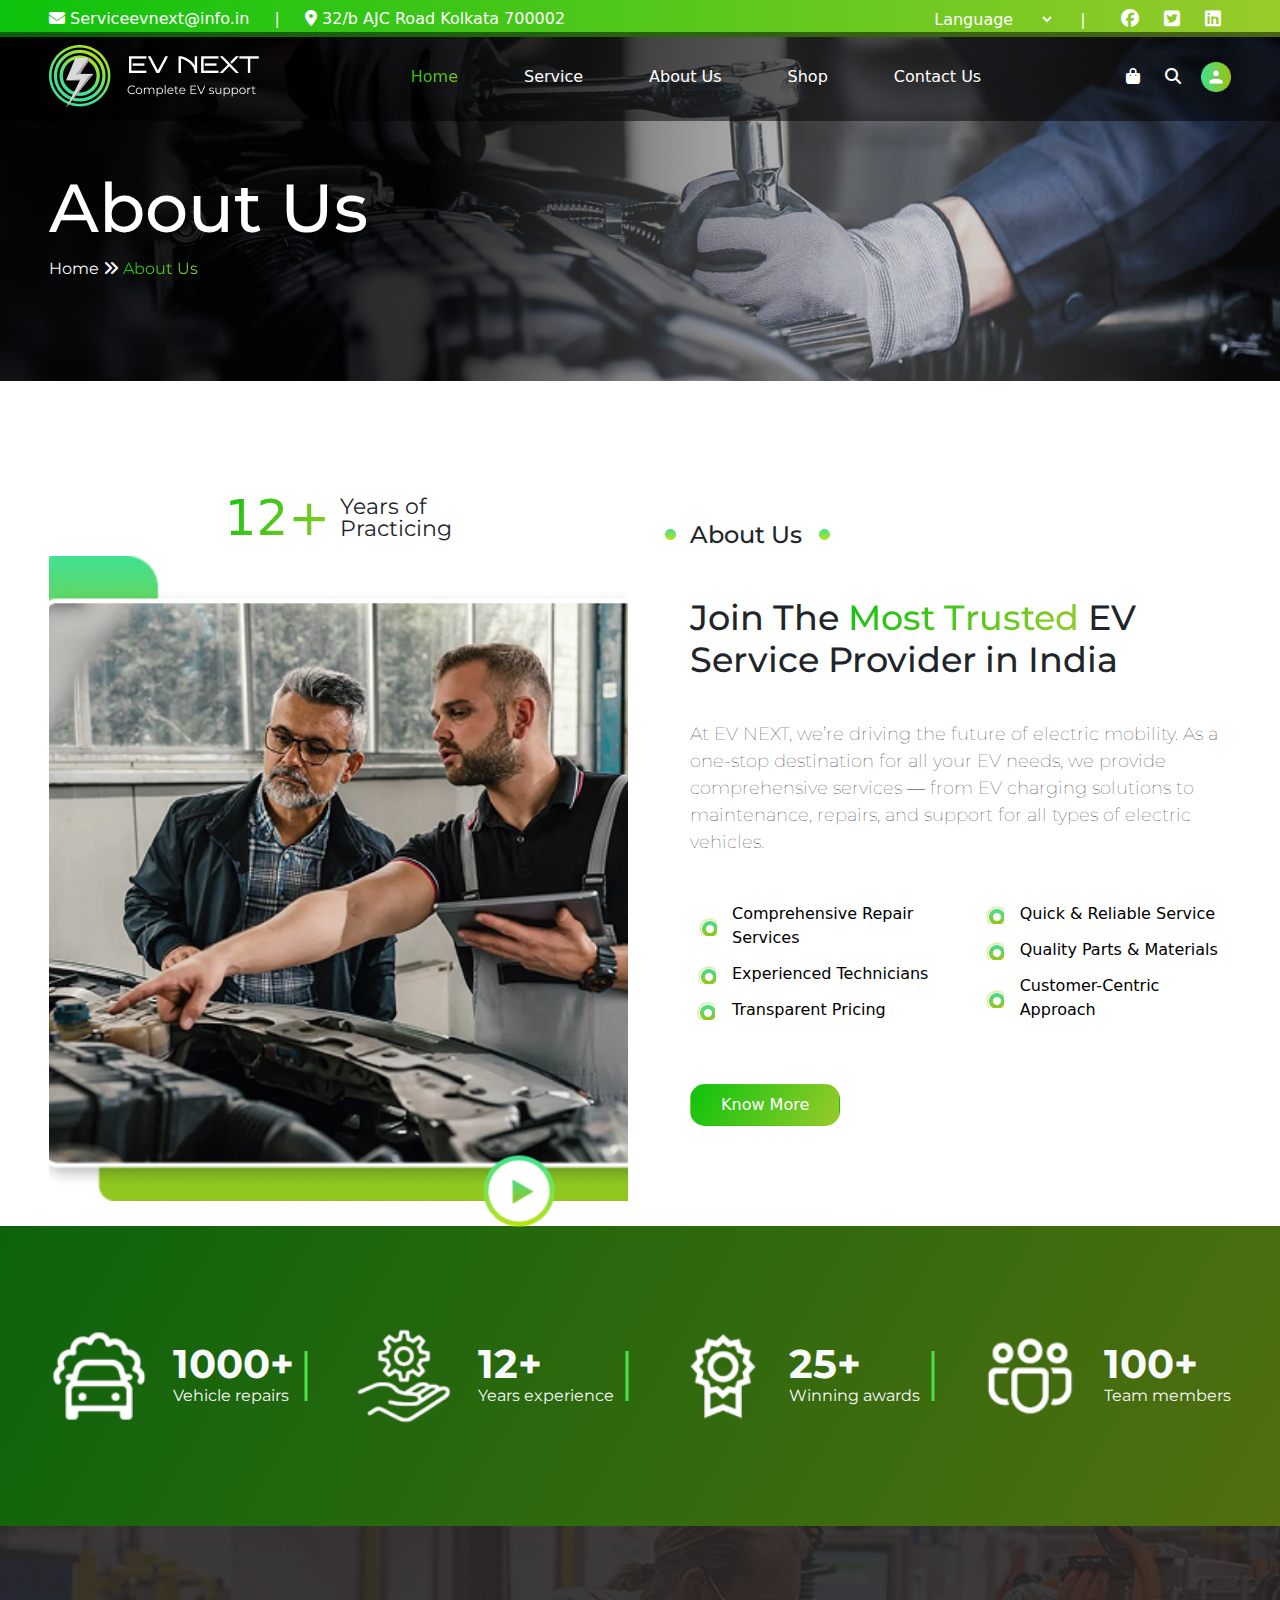
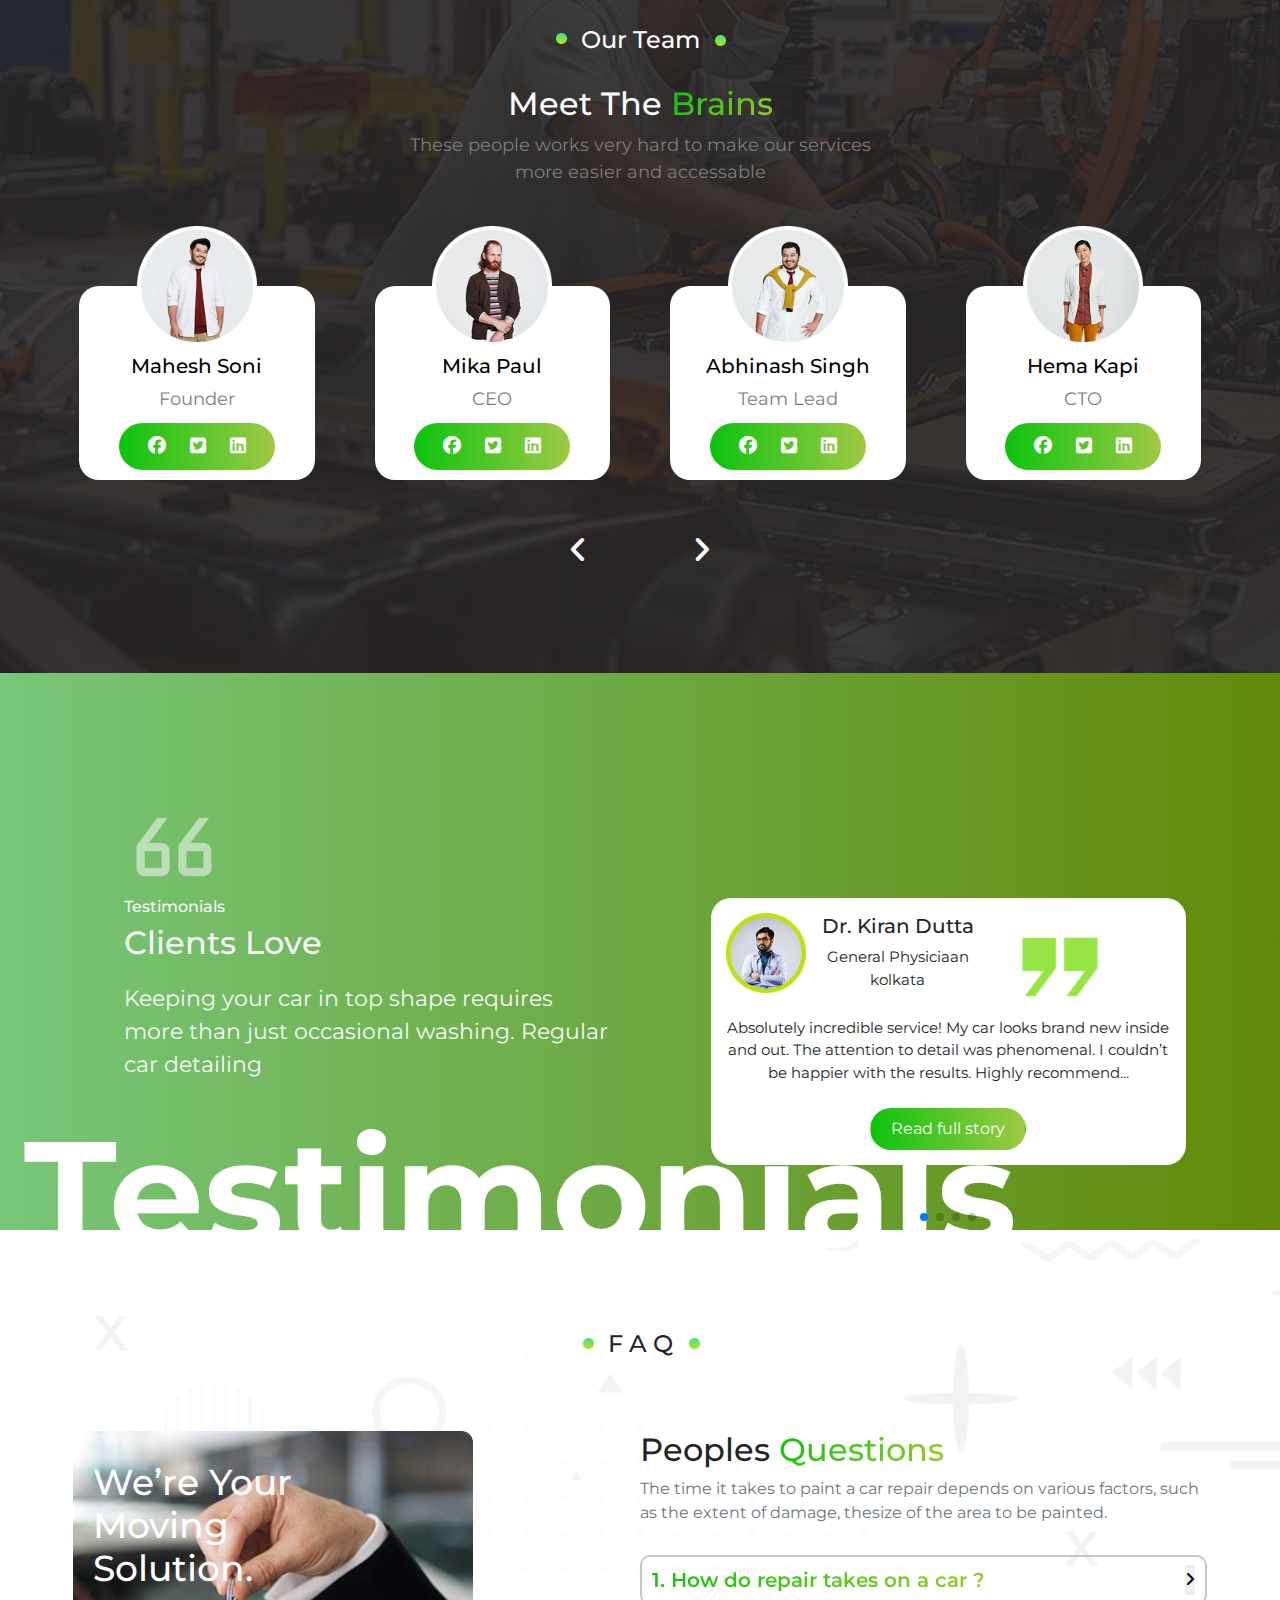
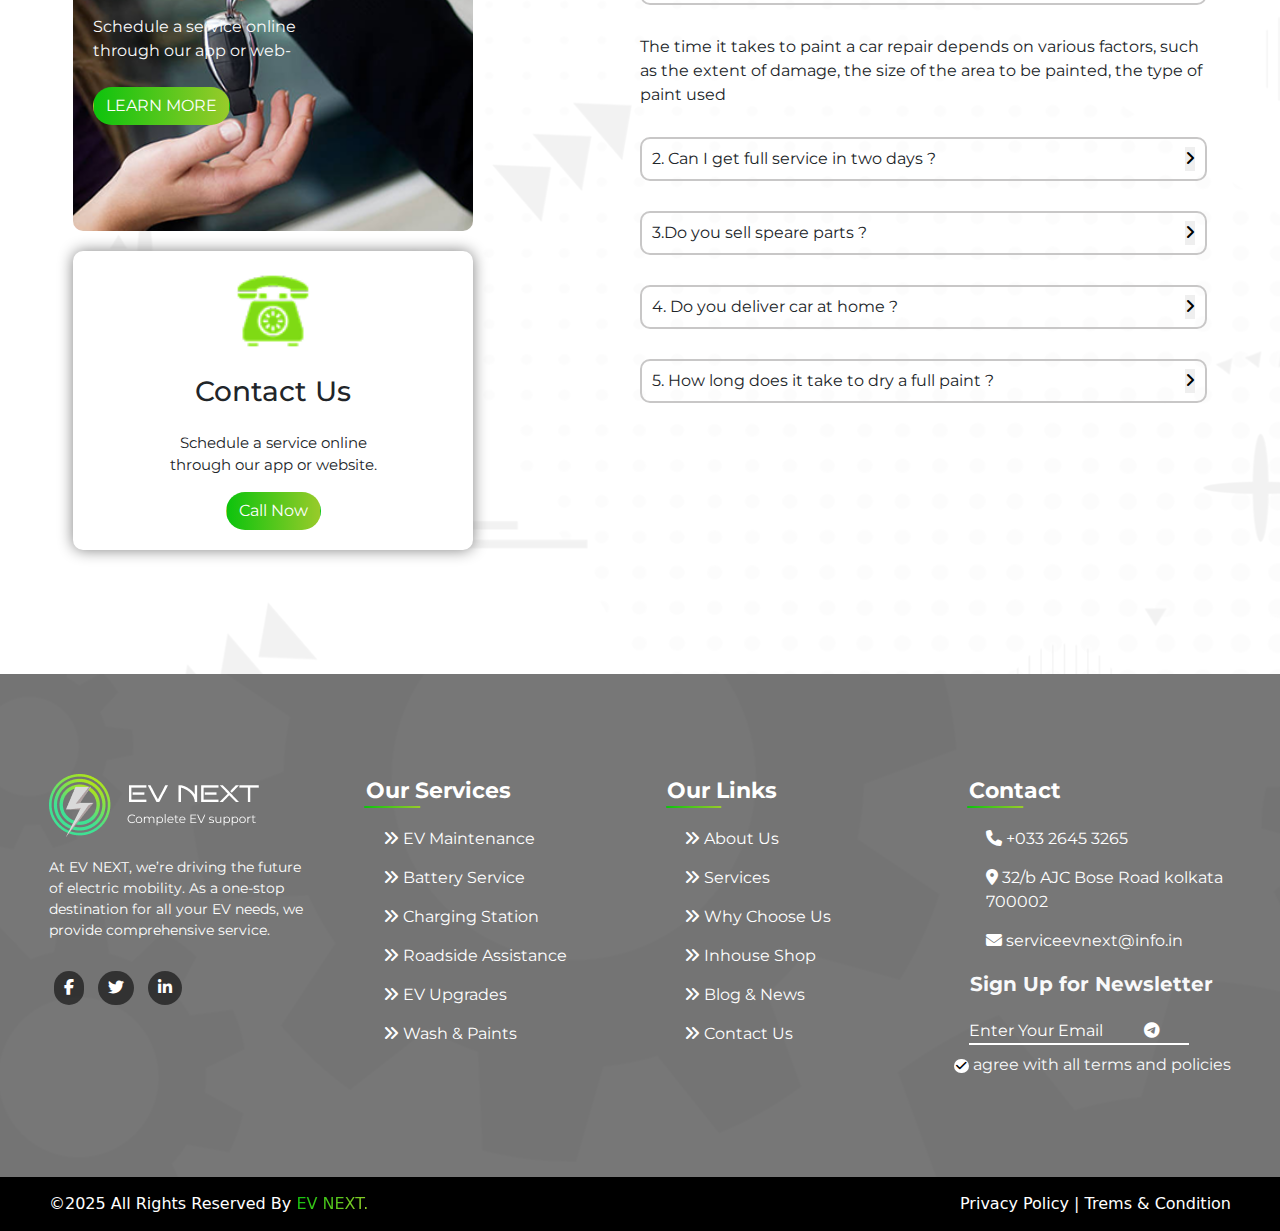
<file: aboutUs.html>
<!DOCTYPE html>
<html lang="en">
  <head>
    <meta charset="UTF-8" />
    <meta name="viewport" content="width=device-width, initial-scale=1.0" />
    <title>About Us</title>
    <link rel="stylesheet" href="./bootstrap/css/bootstrap.min.css" />
    <link
      rel="stylesheet"
      href="https://cdn.jsdelivr.net/npm/swiper@11/swiper-bundle.min.css"
    />
    <link rel="stylesheet" href="./css/aboutUs.css" />
    <link
      rel="stylesheet"
      href="https://cdnjs.cloudflare.com/ajax/libs/font-awesome/6.7.2/css/all.min.css"
    />
  </head>
  <body>
    <header>
      <div class="topbar">
        <div class="container">
          <div class="maintop">
            <div class="lefttop">
              <a href="#">
                <i class="fa-solid fa-envelope"></i> Serviceevnext@info.in</a
              >
              <span class="top_span">|</span>
              <a href="#">
                <i class="fa-solid fa-location-dot"></i> 32/b AJC Road Kolkata
                700002</a
              >
            </div>
            <div class="righttop">
              <select>
                <option>Language</option>
                <option>English</option>
                <option>Hindi</option>
                <option>south korean</option>
              </select>
              <span class="top_span">|</span>
              <a href="#"><i class="fa-brands fa-facebook"></i></a>
              <a href="#"><i class="fa-brands fa-square-twitter"></i></a>
              <a href="#"><i class="fa-brands fa-linkedin"></i></a>
            </div>
          </div>
        </div>
      </div>
      <!-- navbar -->
      <nav class="navbar navbar-expand-lg">
        <div class="container">
          <a class="navbar-brand" href="#"
            ><img src="./images/logo.png" alt="logo"
          /></a>
          <button
            class="navbar-toggler"
            type="button"
            data-bs-toggle="collapse"
            data-bs-target="#navbarSupportedContent"
            aria-controls="navbarSupportedContent"
            aria-expanded="false"
            aria-label="Toggle navigation"
          >
            <span class="navbar-toggler-icon"></span>
          </button>
          <div class="collapse navbar-collapse" id="navbarSupportedContent">
            <ul class="navbar-nav mx-auto mb-2 mb-lg-0 navlist">
              <li class="nav-item">
                <a class="nav-link active" aria-current="page" href="./index.html">Home</a>
              </li>
              <li class="nav-item">
                <a class="nav-link" href="./service.html">Service</a>
              </li>
              <li class="nav-item">
                <a class="nav-link" href="#">About Us</a>
              </li>
              <li class="nav-item">
                <a class="nav-link" href="./shop.html">Shop</a>
              </li>
              <li class="nav-item">
                <a class="nav-link" href="./contact.html">Contact Us</a>
              </li>
            </ul>
            <div class="nav_icon">
              <a href="#"><i class="fa-solid fa-bag-shopping"></i></a>
              <a href="#"><i class="fa-solid fa-magnifying-glass"></i></a>
            </div>
            <div class="nav_icon2">
              <a href="#"><img src="./images/Group 355.png" alt="manicon"></a>
            </div>
          </div>
        </div>
      </nav>
    </header>
    <main>
      <!-- banner -->
      <section class="banner">
        <div class="container">
          <div class="ban_text">
            <h1>About Us</h1>
            <span class="text-light"
              >Home <i class="fa-solid fa-angles-right"></i> </span
            ><span class="ban_electric">About Us</span>
          </div>
        </div>
      </section>
      <!-- About us -->
      <section class="about">
        <div class="container">
          <div class="row tex-center">
            <div class="col-sm-12 col-md-6 about_col">
              <div class="about_para">
                <div class="about_para1">
                  <p>12+</p>
                </div>
                <div class="about_para2">
                  <p>Years of</p>
                  <p>Practicing</p>
                </div>
              </div>
              <img src="./images/Group 520.png" alt="aboutimg" />
              <div class="about_icon">
                <a href="#"
                  ><img src="./images/Group 50.png" alt="about_icon"
                /></a>
              </div>
            </div>
            <div class="col-sm-12 col-md-6 about_col2">
              <h5>About Us</h5>
              <h2>
                Join The <span class="ban_electric">Most Trusted</span> EV
                Service Provider in India
              </h2>
              <p>
                At EV NEXT, we’re driving the future of electric mobility. As a
                one-stop destination for all your EV needs, we provide
                comprehensive services — from EV charging solutions to
                maintenance, repairs, and support for all types of electric
                vehicles.
              </p>
              <table class="about_ta">
                <tr>
                  <td class="about_png">
                    <ul>
                      <li><a href="#">Comprehensive Repair Services</a></li>
                      <li><a href="#">Experienced Technicians</a></li>
                      <li><a href="#">Transparent Pricing</a></li>
                    </ul>
                  </td>
                  <td class="about_png2">
                    <ul>
                      <li><a href="#">Quick & Reliable Service</a></li>
                      <li><a href="#">Quality Parts & Materials</a></li>
                      <li><a href="#">Customer-Centric Approach</a></li>
                    </ul>
                  </td>
                </tr>
              </table>
              <a href="#" class="btn">Know More</a>
            </div>
          </div>
        </div>
      </section>
      <!-- Team -->
      <section class="team">
        <div class="container">
          <div class="mainteam">
            <div class="team1">
              <div class="team2">
                <img src="./images/Automatic Car Wash.png" alt="car1" />
              </div>
              <div class="team3 text-light ms-4">
                <p class="team_text">1000+</p>
                <p>Vehicle repairs</p>
              </div>
            </div>
            <div class="team1">
              <div class="team2">
                <img src="./images/Service.png" alt="car2" />
              </div>
              <div class="team3 text-light ms-4">
                <p class="team_text">12+</p>
                <p>Years experience</p>
              </div>
            </div>
            <div class="team1">
              <div class="team2">
                <img src="./images/Prize.png" alt="car3" />
              </div>
              <div class="team3 text-light ms-3">
                <p class="team_text">25+</p>
                <p>Winning awards</p>
              </div>
            </div>
            <div class="team11">
              <div class="team2">
                <img src="./images/People.png" alt="car4" />
              </div>
              <div class="team3 text-light ms-4">
                <p class="team_text">100+</p>
                <p>Team members</p>
              </div>
            </div>
          </div>
        </div>
      </section>
      <!-- Meet the Brains -->
      <section class="meetBrains">
        <div class="container">
          <h4>Our Team</h4>
          <h2>Meet The <span class="ban_electric">Brains</span></h2>
          <p>
            These people works very hard to make our services more easier and
            accessable
          </p>
          <div class="mainmeet">
            <div class="meet1">
              <div class="meet_img">
                <img src="./images/team-3-400x510.png" alt="team1" />
              </div>
              <h5 class="mt-2">Mahesh Soni</h5>
              <p>Founder</p>
              <div class="meet_icon">
                <a href="#"><i class="fa-brands fa-facebook"></i></a>
                <a href="#"><i class="fa-brands fa-square-twitter"></i></a>
                <a href="#"><i class="fa-brands fa-linkedin"></i></a>
              </div>
            </div>
            <div class="meet2">
              <div class="meet_img">
                <img src="./images/team-2-400x510.png" alt="team1" />
              </div>
              <h5 class="mt-2">Mika Paul</h5>
              <p>CEO</p>
              <div class="meet_icon">
                <a href="#"><i class="fa-brands fa-facebook"></i></a>
                <a href="#"><i class="fa-brands fa-square-twitter"></i></a>
                <a href="#"><i class="fa-brands fa-linkedin"></i></a>
              </div>
            </div>
            <div class="meet3">
              <div class="meet_img">
                <img src="./images/team-4-400x510.png" alt="team1" />
              </div>
              <h5 class="mt-2">Abhinash Singh</h5>
              <p>Team Lead</p>
              <div class="meet_icon">
                <a href="#"><i class="fa-brands fa-facebook"></i></a>
                <a href="#"><i class="fa-brands fa-square-twitter"></i></a>
                <a href="#"><i class="fa-brands fa-linkedin"></i></a>
              </div>
            </div>
            <div class="meet4">
              <div class="meet_img">
                <img src="./images/team-6-400x510.png" alt="team1" />
              </div>
              <h5 class="mt-2">Hema Kapi</h5>
              <p>CTO</p>
              <div class="meet_icon">
                <a href="#"><i class="fa-brands fa-facebook"></i></a>
                <a href="#"><i class="fa-brands fa-square-twitter"></i></a>
                <a href="#"><i class="fa-brands fa-linkedin"></i></a>
              </div>
            </div>
          </div>
          <div class="meet_arrow mt-5">
            <a href="#"><i class="fa-solid fa-angle-left"></i></a>
            <a href="#"><i class="fa-solid fa-angle-right"></i></a>
          </div>
        </div>
      </section>

      <!-- Clints Love -->
      <section class="clints">
        <div class="row g-0 position-relative clint_row">
          <div class="col-md-6 mb-md-0 p-md-4">
            <div class="clints1 text-light">
              <img src="./images/Get Quote.png" class="cli_quote" alt="quote" />
              <h6>Testimonials</h6>
              <h2>Clients Love</h2>
              <p class="clint_para1">
                Keeping your car in top shape requires more than just occasional
                washing. Regular car detailing
              </p>
            </div>
            <p class="clint_para2">Testimonials</p>
          </div>
          <div class="col-md-6 p-4 ps-md-0">
            <div class="swiper mySwiper">
              <div class="swiper-wrapper">
                <div class="swiper-slide">
                  <div class="clintright">
                    <div class="clintright1">
                      <div class="clint_img">
                        <img src="./images/Group 135.png" alt="man" />
                      </div>
                      <div class="clint_text2 ms-3">
                        <h5>Dr. Kiran Dutta</h5>
                        <p>General Physiciaan</p>
                        <p>kolkata</p>
                      </div>
                    </div>
                    <p class="my-4">
                     Absolutely incredible service! My car looks brand new inside and out. The attention to detail was phenomenal. I couldn’t be happier with the results. Highly recommend...
                    </p>
                    <div class="clintbt">
                    <a href="#" class="btn">Read full story</a>
                  </div>
                  <div class="clintdot">
                    <img src="./images/Get Quote (1).png" alt="quote">
                  </div>
                  </div>
                </div>
                <div class="swiper-slide">
                   <div class="clintright">
                    <div class="clintright1">
                      <div class="clint_img">
                        <img src="./images/Group 135 (1).png" alt="man" />
                      </div>
                      <div class="clint_text2 ms-3">
                        <h5>Dr. P Karmakar</h5>
                        <p>General Physiciaan</p>
                        <p>kolkata</p>
                      </div>
                    </div>
                    <p class="my-4">
                     Absolutely incredible service! My car looks brand new inside and out. The attention to detail was phenomenal. I couldn’t be happier with the results. Highly recommend...
                    </p>
                    <div class="clintbt">
                    <a href="#" class="btn">Read full story</a>
                  </div>
                  <div class="clintdot">
                    <img src="./images/Get Quote (1).png" alt="quote">
                  </div>
                  </div>
                </div>
                <div class="swiper-slide">
                  <div class="clintright">
                    <div class="clintright1">
                      <div class="clint_img">
                        <img src="./images/Group 135.png" alt="man" />
                      </div>
                      <div class="clint_text2 ms-3">
                        <h5>Dr. Kiran Dutta</h5>
                        <p>General Physiciaan</p>
                        <p>kolkata</p>
                      </div>
                    </div>
                    <p class="my-4">
                     Absolutely incredible service! My car looks brand new inside and out. The attention to detail was phenomenal. I couldn’t be happier with the results. Highly recommend...
                    </p>
                    <div class="clintbt">
                    <a href="#" class="btn">Read full story</a>
                  </div>
                  <div class="clintdot">
                    <img src="./images/Get Quote (1).png" alt="quote">
                  </div>
                  </div>
                </div>
                <div class="swiper-slide">
                   <div class="clintright">
                    <div class="clintright1">
                      <div class="clint_img">
                        <img src="./images/Group 135 (1).png" alt="man" />
                      </div>
                      <div class="clint_text2 ms-3">
                        <h5>Dr. P Karmakar</h5>
                        <p>General Physiciaan</p>
                        <p>kolkata</p>
                      </div>
                    </div>
                    <p class="my-4">
                     Absolutely incredible service! My car looks brand new inside and out. The attention to detail was phenomenal. I couldn’t be happier with the results. Highly recommend...
                    </p>
                    <div class="clintbt">
                    <a href="#" class="btn">Read full story</a>
                  </div>
                  <div class="clintdot">
                    <img src="./images/Get Quote (1).png" alt="quote">
                  </div>
                  </div>
                </div>
              </div>
              <div class="swiper-pagination"></div>
            </div>
          </div>
        </div>
      </section>
      <!-- FAQ -->
      <section class="faq">
        <div class="container">
          <h4>F A Q</h4>
          <div class="row g-0 position-relative mt-5">
            <div class="col-md-6 mb-md-0 p-md-4 faq_col">
              <div class="leftfaq">
                <h3>We’re Your Moving Solution.</h3>
                <p class="text-light my-4">
                  Schedule a service online through our app or web-
                </p>
                <a href="#" class="btn">LEARN MORE</a>
              </div>
              <div class="leftfaq2">
                <img src="./images/Telephone.png" alt="telephone" />
                <h3 class="mt-4">Contact Us</h3>
                <p>Schedule a service online through our app or website.</p>
                <a href="#" class="btn">Call Now</a>
              </div>
            </div>
            <div class="col-md-6 p-4 ps-md-0">
              <h5 class="mt-0 fs-2">
                Peoples <span class="ban_electric">Questions</span>
              </h5>
              <p class="text-secondary">
                The time it takes to paint a car repair depends on various
                factors, such as the extent of damage, thesize of the area to be
                painted.
              </p>

              <div class="expensio2">
                <div class="question">
                  <p class="qu">1. How do repair takes on a car ?</p>
                  <button class="icon">
                    <i class="fa-solid fa-angle-right"></i>
                  </button>
                </div>
                <p class="para2">
                  The time it takes to paint a car repair depends on various
                  factors, such as the extent of damage, the size of the area to
                  be painted, the type of paint used
                </p>
              </div>
              <div class="account">
                <div class="question">
                  <p class="qu1">
                    2. Can I get full service in two days ?
                  </p>
                  <button class="accountMinus icon minus">
                     <i class="fa-solid fa-angle-left"></i>
                  </button>
                  <button class="icon accountPlus">
                     <i class="fa-solid fa-angle-right"></i>
                  </button>
                </div>
                <p class="accountAnswer">
                 The time it takes to paint a car repair depends on various
                  factors, such as the extent of damage, the size of the area to
                  be painted, the type of paint used
                </p>
              </div>
              <div class="category">
                <div class="question">
                  <p class="qu1">
                    3.Do you sell speare parts ?
                  </p>
                  <button class="categoryMinus icon minus">
                    <i class="fa-solid fa-angle-left"></i>
                  </button>
                  <button class="icon categoryPlus">
                    <i class="fa-solid fa-angle-right"></i>
                  </button>
                </div>
                <p class="categoryAnswer">
                  The time it takes to paint a car repair depends on various
                  factors, such as the extent of damage, the size of the area to
                  be painted, the type of paint used
                </p>
              </div>
              <div class="category">
                <div class="question">
                  <p class="qu1">
                    4. Do you deliver car at home ?
                  </p>
                  <button class="categoryangleleft icon minus">
                    <i class="fa-solid fa-angle-left"></i>
                  </button>
                  <button class="icon categoryangleright">
                    <i class="fa-solid fa-angle-right"></i>
                  </button>
                </div>
                <p class="categorypara">
                 The time it takes to paint a car repair depends on various
                  factors, such as the extent of damage, the size of the area to
                  be painted, the type of paint used
                </p>
              </div>
              <div class="category">
                <div class="question">
                  <p class="qu1">
                    5. How long does it take to dry a full paint ?
                  </p>
                  <button class="categoryangleleftpara icon minus">
                     <i class="fa-solid fa-angle-left"></i>
                  </button>
                  <button class="icon categoryanglerightpara">
                     <i class="fa-solid fa-angle-right"></i>
                  </button>
                </div>
                <p class="categorytext">
                 The time it takes to paint a car repair depends on various
                  factors, such as the extent of damage, the size of the area to
                  be painted, the type of paint used
                </p>
              </div>
            </div>
          </div>
        </div>
      </section>
    </main>
     <!-- footer -->
    <div class="footer">
      <div class="container">
        <div class="  row row-cols-1 row-cols-sm-2 row-cols-md-4 mainfooter">
          <div class="col fot1">
            <span
              ><a href="#"><img src="./images/logo.png" alt="fotlogo" /></a
            ></span>
            <p>
              At EV NEXT, we’re driving the future of electric mobility. As a
              one-stop destination for all your EV needs, we provide
              comprehensive service.
            </p>
            <div class="fot_icon">
              <a href="#"><i class="fa-brands fa-facebook-f"></i></a>
              <a href="#"><i class="fa-brands fa-twitter"></i></a>
              <a href="#"><i class="fa-brands fa-linkedin-in"></i></a>
            </div>
          </div>
          <div class="col foot2">
            <p>Our Services</p>
            <ul>
              <li>
                <a href="#"
                  ><i class="fa-solid fa-angles-right"></i> EV Maintenance</a
                >
              </li>
              <li>
                <a href="#"
                  ><i class="fa-solid fa-angles-right"></i> Battery Service</a
                >
              </li>
              <li>
                <a href="#"
                  ><i class="fa-solid fa-angles-right"></i> Charging Station</a
                >
              </li>
              <li>
                <a href="#"
                  ><i class="fa-solid fa-angles-right"></i> Roadside
                  Assistance</a
                >
              </li>
              <li>
                <a href="#"
                  ><i class="fa-solid fa-angles-right"></i> EV Upgrades</a
                >
              </li>
              <li>
                <a href="#"
                  ><i class="fa-solid fa-angles-right"></i> Wash & Paints</a
                >
              </li>
            </ul>
          </div>
          <div class="col foot2">
            <p>Our Links</p>
            <ul>
              <li>
                <a href="#"><i class="fa-solid fa-angles-right"></i> About Us</a>
              </li>
              <li>
                <a href="#"><i class="fa-solid fa-angles-right"></i> Services</a>
              </li>
              <li>
                <a href="#"
                  ><i class="fa-solid fa-angles-right"></i> Why Choose Us</a
                >
              </li>
              <li>
                <a href="#"
                  ><i class="fa-solid fa-angles-right"></i> Inhouse Shop</a
                >
              </li>
              <li>
                <a href="#"
                  ><i class="fa-solid fa-angles-right"></i> Blog & News</a
                >
              </li>
              <li>
                <a href="#"
                  ><i class="fa-solid fa-angles-right"></i> Contact Us</a
                >
              </li>
            </ul>
          </div>
          <div class="col foot2">
            <p>Contact</p>
            <ul>
              <li>
                <a href="#"><i class="fa-solid fa-phone"></i> +033 2645 3265</a>
              </li>
              <li>
                <a href="#"
                  ><i class="fa-solid fa-location-dot"></i> 32/b AJC Bose Road
                  kolkata 700002</a
                >
              </li>
              <li>
                <a href="#"
                  ><i class="fa-solid fa-envelope"></i> serviceevnext@info.in</a
                >
              </li>
            </ul>
            <span class="fs-5 text-light ms-3 fw-bold"
              >Sign Up for Newsletter</span
            >
            <form class="fot_form">
               <span class="fot_tele"><i class="fa-brands fa-telegram"></i></span>
              <input
                class="fot_input"
                type="email"
                id="mail"
                value="Enter Your Email"
              />
            </form>
             <div class="fot_correct mt-2 text-light">
              <span><i class="fa-solid fa-check fot_check"></i> agree with all terms and policies</span>
            </div>
          </div>
        </div>
      </div>
    </div>
    <div class="last_fot">
      <div class="container">
        <div class="last_fot2">
          <div>
            <p>
              &#169;2025 All Rights Reserved By
              <span class="ban_electric">EV NEXT.</span>
            </p>
          </div>
          <div>
             <a href="#">Privacy Policy | Trems & Condition</a>
          </div>
        </div>
      </div>
    </div>

    <script
      src="https://cdn.jsdelivr.net/npm/@popperjs/core@2.11.8/dist/umd/popper.min.js"
      integrity="sha384-I7E8VVD/ismYTF4hNIPjVp/Zjvgyol6VFvRkX/vR+Vc4jQkC+hVqc2pM8ODewa9r"
      crossorigin="anonymous"
    ></script>
    <script src="./bootstrap/js/bootstrap.min.js"></script>
      <script src="https://cdn.jsdelivr.net/npm/swiper@11/swiper-bundle.min.js"></script>
     <script src="https://ajax.googleapis.com/ajax/libs/jquery/3.7.1/jquery.min.js"></script>
    <script src="./js/about.js"></script>
  </body>
</html>
</file>
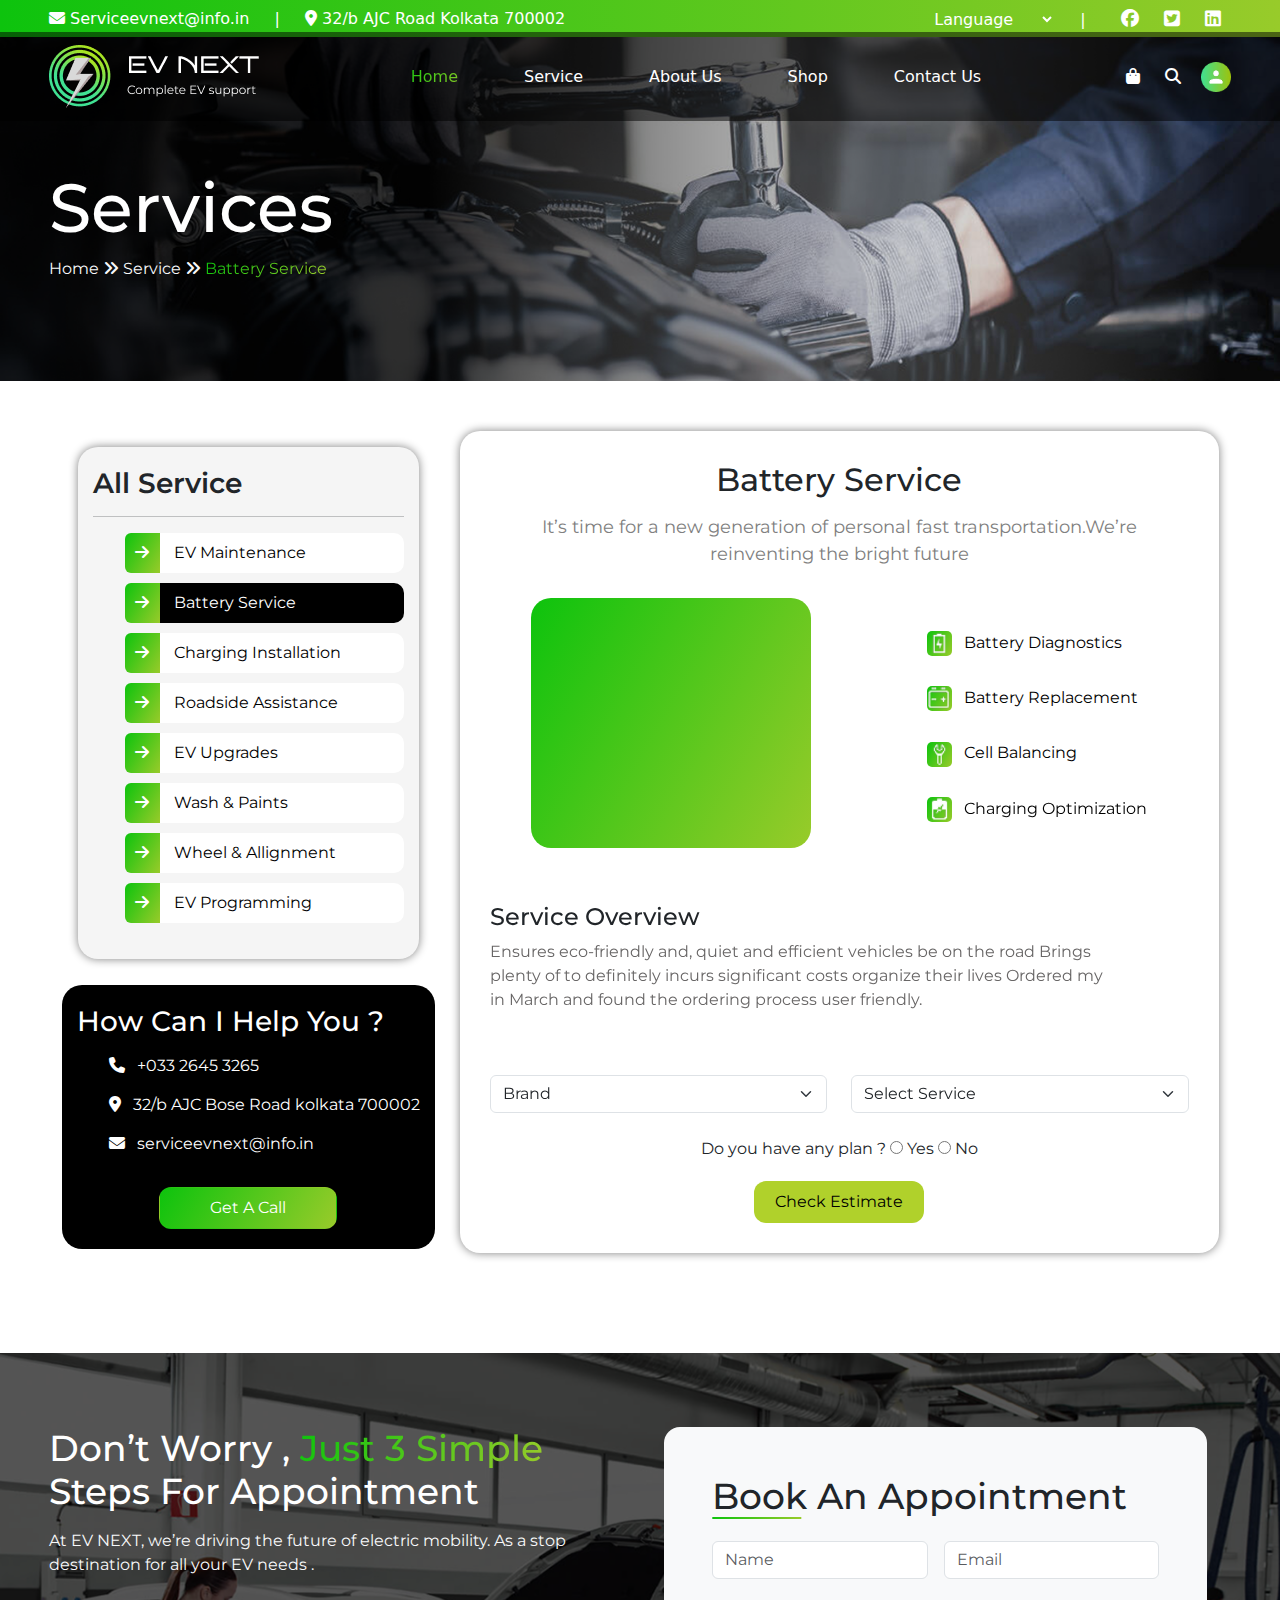
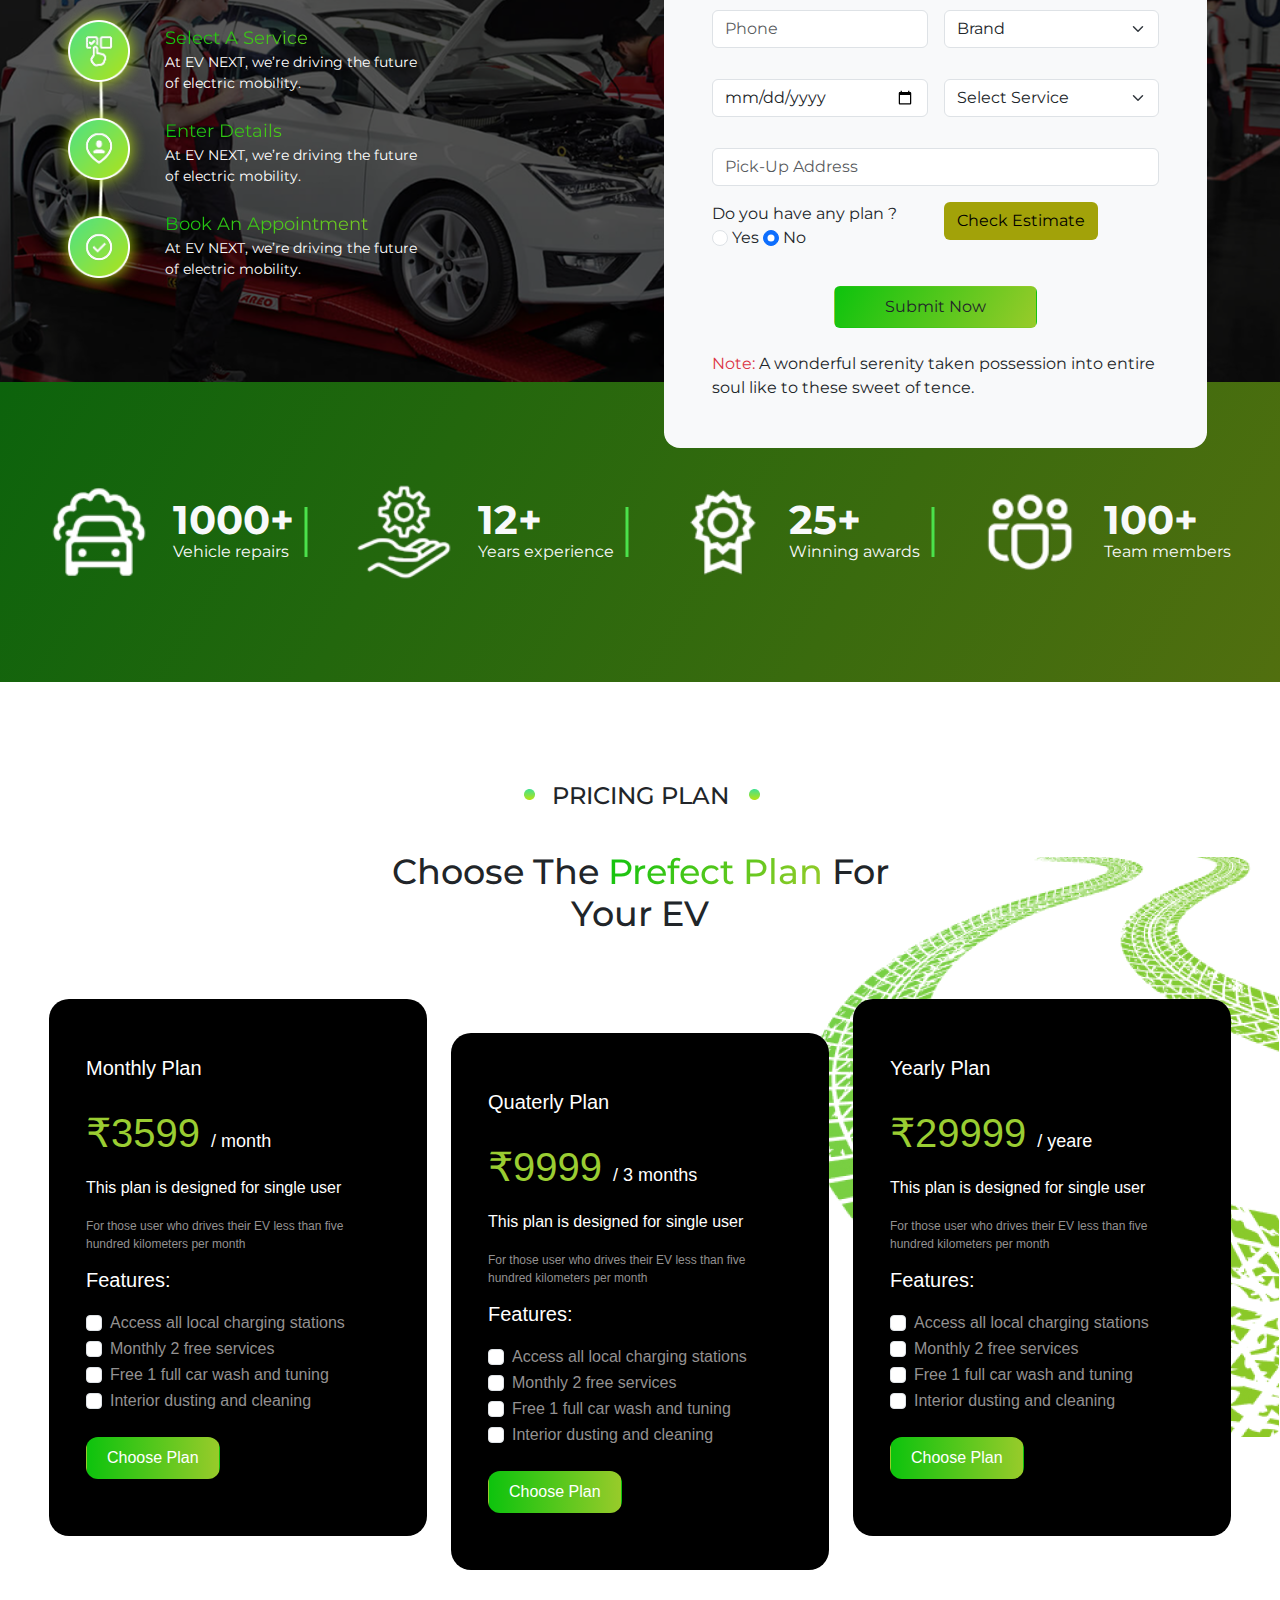
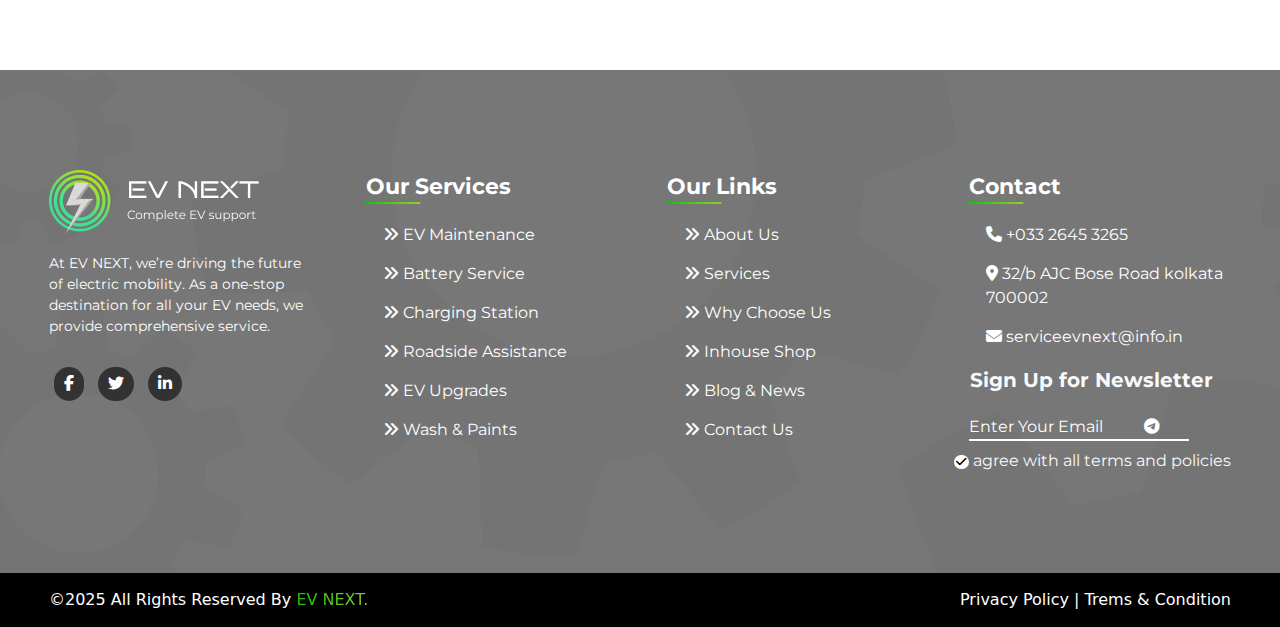
<file: batterySurvice.html>
<!DOCTYPE html>
<html lang="en">
  <head>
    <meta charset="UTF-8" />
    <meta name="viewport" content="width=device-width, initial-scale=1.0" />
    <title>Survice</title>
    <link rel="stylesheet" href="./bootstrap/css/bootstrap.min.css" />
    <link rel="stylesheet" href="./css/batterySurvice.css" />
    <link
      rel="stylesheet"
      href="https://cdnjs.cloudflare.com/ajax/libs/font-awesome/6.7.2/css/all.min.css"
    />
  </head>
  <body>
    <header>
      <div class="topbar">
        <div class="container">
          <div class="maintop">
            <div class="lefttop">
              <a href="#">
                <i class="fa-solid fa-envelope"></i> Serviceevnext@info.in</a
              >
              <span class="top_span">|</span>
              <a href="#">
                <i class="fa-solid fa-location-dot"></i> 32/b AJC Road Kolkata
                700002</a
              >
            </div>
            <div class="righttop">
              <select>
                <option>Language</option>
                <option>English</option>
                <option>Hindi</option>
                <option>south korean</option>
              </select>
              <span class="top_span">|</span>
              <a href="#"><i class="fa-brands fa-facebook"></i></a>
              <a href="#"><i class="fa-brands fa-square-twitter"></i></a>
              <a href="#"><i class="fa-brands fa-linkedin"></i></a>
            </div>
          </div>
        </div>
      </div>
      <!-- navbar -->
      <nav class="navbar navbar-expand-lg">
        <div class="container">
          <a class="navbar-brand" href="#"
            ><img src="./images/logo.png" alt="logo"
          /></a>
          <button
            class="navbar-toggler"
            type="button"
            data-bs-toggle="collapse"
            data-bs-target="#navbarSupportedContent"
            aria-controls="navbarSupportedContent"
            aria-expanded="false"
            aria-label="Toggle navigation"
          >
            <span class="navbar-toggler-icon"></span>
          </button>
          <div class="collapse navbar-collapse" id="navbarSupportedContent">
            <ul class="navbar-nav mx-auto mb-2 mb-lg-0 navlist">
              <li class="nav-item">
                <a class="nav-link active" aria-current="page" href="./index.html">Home</a>
              </li>
              <li class="nav-item">
                <a class="nav-link" href="./service.html">Service</a>
              </li>
              <li class="nav-item">
                <a class="nav-link" href="./aboutUs.html">About Us</a>
              </li>
              <li class="nav-item">
                <a class="nav-link" href="./shop.html">Shop</a>
              </li>
              <li class="nav-item">
                <a class="nav-link" href="./contact.html">Contact Us</a>
              </li>
            </ul>
            <div class="nav_icon">
              <a href="#"><i class="fa-solid fa-bag-shopping"></i></a>
              <a href="#"><i class="fa-solid fa-magnifying-glass"></i></a>
            </div>
            <div class="nav_icon2">
              <a href="#"><img src="./images/Group 355.png" alt="manicon" /></a>
            </div>
          </div>
        </div>
      </nav>
    </header>
    <main>
      <!-- banner -->
      <section class="banner">
        <div class="container">
          <div class="ban_text">
            <h1>Services</h1>
            <span class="text-light"
              >Home <i class="fa-solid fa-angles-right"></i> </span
            ><span class="text-light"
              >Service <i class="fa-solid fa-angles-right"></i> </span
            ><span class="ban_electric">Battery Service</span>
          </div>
        </div>
      </section>
      <!-- Battery Service -->
      <section class="batterySurvice">
        <div class="container">
          <div class="batteryser_row">
            <div class="batteryser_col">
              <div class="p-3">
                <div class="battser1">
                  <h3 class="fw-semibold">All Service</h3>
                  <hr />
                  <ul>
                    <li>
                      <a href="#"
                        ><span class="rig_ar1 rounded-start"
                          ><i class="fa-solid fa-arrow-right"></i
                        ></span>
                        EV Maintenance
                      </a>
                    </li>
                    <li class="active1">
                      <a href="#"
                        ><span class="rig_ar1 rounded-start"
                          ><i class="fa-solid fa-arrow-right"></i
                        ></span>
                        Battery Service</a
                      >
                    </li>
                    <li>
                      <a href="#"
                        ><span class="rig_ar1 rounded-start"
                          ><i class="fa-solid fa-arrow-right"></i
                        ></span>
                        Charging Installation</a
                      >
                    </li>
                    <li>
                      <a href="#"
                        ><span class="rig_ar1 rounded-start"
                          ><i class="fa-solid fa-arrow-right"></i
                        ></span>
                        Roadside Assistance</a
                      >
                    </li>
                    <li>
                      <a href="#"
                        ><span class="rig_ar1 rounded-start"
                          ><i class="fa-solid fa-arrow-right"></i
                        ></span>
                        EV Upgrades</a
                      >
                    </li>
                    <li>
                      <a href="#"
                        ><span class="rig_ar1 rounded-start"
                          ><i class="fa-solid fa-arrow-right"></i
                        ></span>
                        Wash & Paints</a
                      >
                    </li>
                    <li>
                      <a href="#"
                        ><span class="rig_ar1 rounded-start"
                          ><i class="fa-solid fa-arrow-right"></i
                        ></span>
                        Wheel & Allignment</a
                      >
                    </li>
                    <li>
                      <a href="#"
                        ><span class="rig_ar1 rounded-start"
                          ><i class="fa-solid fa-arrow-right"></i
                        ></span>
                        EV Programming</a
                      >
                    </li>
                  </ul>
                </div>
              </div>
              <div class="battser2">
                <h3>How Can I Help You ?</h3>
                <ul>
                  <li>
                    <a href="#"
                      ><i class="fa-solid fa-phone me-2"></i> +033 2645 3265</a
                    >
                  </li>
                  <li>
                    <a href="#"
                      ><i class="fa-solid fa-location-dot me-2"></i> 32/b AJC
                      Bose Road kolkata 700002</a
                    >
                  </li>
                  <li>
                    <a href="#"
                      ><i class="fa-solid fa-envelope me-2"></i>
                      serviceevnext@info.in</a
                    >
                  </li>
                </ul>
                <div class="text-center">
                  <a href="#" class="btn">Get A Call</a>
                </div>
              </div>
            </div>
            <div class="batteryser_col2">
              <div class="battserright">
                <h2 class="text-center">Battery Service</h2>
                <p class="battser_para">
                  It’s time for a new generation of personal fast
                  transportation.We’re reinventing the bright future
                </p>
                <div class="battserrightmain">
                  <div class="battserright1">
                    <iframe
                      width="280"
                      class="bat_vid"
                      height="250"
                      src="https://www.youtube.com/embed/RGahOaoJ_xs?si=nb9eOV48FmttL3j9"
                      title="YouTube video player"
                      frameborder="0"
                      allow="accelerometer; autoplay; clipboard-write; encrypted-media; gyroscope; picture-in-picture; web-share"
                      referrerpolicy="strict-origin-when-cross-origin"
                      allowfullscreen
                    ></iframe>
                   
                  </div>
                  <div class="battserright2">
                    <ul>
                      <li>
                        <a href="#">
                          <img
                            class="img_icon"
                            src="./images/Android L Battery.png"
                            alt="battery"
                          />
                          Battery Diagnostics</a
                        >
                      </li>
                      <li>
                        <a href="#">
                          <img
                            class="img_icon"
                            src="./images/Car Battery.png"
                            alt="carbattery"
                          />
                          Battery Replacement</a
                        >
                      </li>
                      <li>
                        <a href="#">
                          <img
                            class="img_icon"
                            src="./images/Wrench.png"
                            alt="wrench"
                          />
                          Cell Balancing</a
                        >
                      </li>
                      <li>
                        <a href="#">
                          <img
                            class="img_icon"
                            src="./images/Medium Charging Battery.png"
                            alt="battery2"
                          />
                          Charging Optimization</a
                        >
                      </li>
                    </ul>
                  </div>
                </div>
                <h4 class="mt-5">Service Overview</h4>
                <p class="battser_para2">
                  Ensures eco-friendly and, quiet and efficient vehicles be on
                  the road Brings plenty of to definitely incurs significant
                  costs organize their lives Ordered my in March and found the
                  ordering process user friendly.
                </p>
                <form class="mt-5 text-center">
                  <div class="row">
                  <div class="col-md-6">
                    <select id="inputState" class="form-select">
                      <option selected>Brand</option>
                      <option>...</option>
                    </select>
                  </div>
                  <div class="col-md-6">
                    <select id="inputState" class="form-select">
                      <option selected class="text-dark">Select Service</option>
                      <option>...</option>
                    </select>
                  </div>
                  </div>
                  <div class="mt-4">
                  <label>Do you have any plan ?</label>
                  
                  <input type="radio" name="plan" id="yes">
                  <label for="yes">Yes</label>

                    <input type="radio" name="plan" id="no">
                  <label for="no">No</label>
                  </div>
                </form>
                <div class="batt_serbt">
                  <a href="#" class="btn">Check Estimate</a>
                </div>
              </div>
            </div>
          </div>
        </div>
        <!-- </div> -->
      </section>
      <!-- Appointment -->
      <section class="appointment">
        <div class="container">
          <div class="row g-0 position-relative">
            <div class="col-md-6 p-4 ps-md-0">
              <h3 class="mt-0">
                Don’t Worry ,
                <span class="ban_electric"> Just 3 Simple</span> Steps For
                Appointment
              </h3>
              <p class="text-light mt-3">
                At EV NEXT, we’re driving the future of electric mobility. As a
                stop destination for all your EV needs .
              </p>
              <div class="mainappointment mt-4">
                <div class="appoileft me-3">
                  <img src="./images/Group 520 (1).png" alt="groupimg" />
                </div>
                <div class="appoiright">
                  <div class="mt-4">
                    <p class="appoi_para">Select A Service</p>
                    <p class="appoi_para2">
                      At EV NEXT, we’re driving the future of electric mobility.
                    </p>
                  </div>
                  <div class="mt-4">
                    <p class="appoi_para">Enter Details</p>
                    <p class="appoi_para2">
                      At EV NEXT, we’re driving the future of electric mobility.
                    </p>
                  </div>
                  <div class="mt-4">
                    <p class="appoi_para">Book An Appointment</p>
                    <p class="appoi_para2">
                      At EV NEXT, we’re driving the future of electric mobility.
                    </p>
                  </div>
                </div>
              </div>
            </div>
            <div
              class="col-md-6 mb-md-0 p-md-4  appoiright"
            >
              <div class="appoiright1 bg-light rounded-4 p-5">
              <h3 class="appoi_hed text-dark">Book An Appointment</h3>
              <form class="row g-3">
                <div class="col-md-6">
                  <input
                    type="text"
                    class="form-control"
                    id="name"
                    placeholder="Name"
                  />
                  <p class="error nameErr"></p>
                </div>
                <div class="col-md-6">
                  <input
                    type="email"
                    class="form-control"
                    id="mail"
                    placeholder="Email"
                  />
                   <p class="error mailErr"></p>
                </div>
                <div class="col-md-6">
                  <input
                    type="number"
                    class="form-control"
                    id="ph"
                    placeholder="Phone"
                  />
                   <p class="error phoneErr"></p>
                </div>
                <div class="col-md-6">
                  <select id="inputState" class="form-select">
                    <option selected>Brand</option>
                    <option>...</option>
                  </select>
                </div>
                <div class="col-md-6">
                  <input
                    type="date"
                    class="form-control"
                    id="inputdate"
                    placeholder="dd/mm/yyy"
                  />
                </div>
                <div class="col-md-6">
                  <select id="inputState" class="form-select">
                    <option selected>Select Service</option>
                    <option>...</option>
                  </select>
                </div>
                <div class="col-12">
                  <input
                    type="text"
                    class="form-control"
                    id="inputAddress"
                    placeholder="Pick-Up Address"
                  />
                </div>

                <div class="col-md-6">
                  <p>Do you have any plan ?</p>
                  <input
                    class="form-check-input"
                    type="radio"
                    name="gridRadios"
                    id="gridRadios1"
                    value="option1"
                    checked
                  />
                  <label class="form-check-label" for="gridRadios1">
                    Yes
                  </label>

                  <input
                    class="form-check-input"
                    type="radio"
                    name="gridRadios"
                    id="gridRadios1"
                    value="option1"
                    checked
                  />
                  <label class="form-check-label" for="gridRadios1"> No </label>
                </div>
                <div class="col-6 form_col">
                  <button type="submit" class="btn">Check Estimate</button>
                </div>
                <div class="col-12 text-center form_col2">
                  <button type="submit" class="btn">Submit Now</button>
                </div>
              </form>
              <div class="mt-4">
                <p>
                  <span class="text-danger">Note:</span> A wonderful serenity
                  taken possession into entire soul like to these sweet of
                  tence.
                </p>
              </div>
            </div>
            </div>
          </div>
        </div>
      </section>
        <!-- Team -->
      <section class="team">
        <div class="container">
          <div class="mainteam">
            <div class="team1">
              <div class="team2">
                <img src="./images/Automatic Car Wash.png" alt="car1" />
              </div>
              <div class="team3 text-light ms-4">
                <p class="team_text">1000+</p>
                <p>Vehicle repairs</p>
              </div>
            </div>
            <div class="team1">
              <div class="team2">
                <img src="./images/Service.png" alt="car2" />
              </div>
              <div class="team3 text-light ms-4">
                <p class="team_text">12+</p>
                <p>Years experience</p>
              </div>
            </div>
            <div class="team1">
              <div class="team2">
                <img src="./images/Prize.png" alt="car3" />
              </div>
              <div class="team3 text-light ms-3">
                <p class="team_text">25+</p>
                <p>Winning awards</p>
              </div>
            </div>
            <div class="team11">
              <div class="team2">
                <img src="./images/People.png" alt="car4" />
              </div>
              <div class="team3 text-light ms-4">
                <p class="team_text">100+</p>
                <p>Team members</p>
              </div>
            </div>
          </div>
        </div>
      </section>
        <!-- Pricing Plan -->
      <section class="pricingplan">
        <div class="container">
          <h4>PRICING PLAN</h4>
          <h2>
            Choose The <span class="ban_electric">Prefect Plan</span> For Your
            EV
          </h2>
          <div class="row mt-5">
            <div class="col-sm-12 col-md-4">
              <div class="card pricplan_card mt-3">
                <div class="card-body">
                  <h5 class="card-title">Monthly Plan</h5>
                  <p class="pric_para">
                    &#8377;3599 <span class="pricplan_span">/ month</span>
                  </p>

                  <h6>This plan is designed for single user</h6>
                  <p class="card-text pric_para2">
                    For those user who drives their EV less than five hundred
                    kilometers per month
                  </p>
                  <p class="mb-3 fs-5">Features:</p>
                  <div class="form-check">
                    <input
                      class="form-check-input"
                      type="checkbox"
                      id="gridCheck"
                    />
                    <label class="form-check-label pric_redio" for="gridCheck">
                      Access all local charging stations
                    </label>
                  </div>
                  <div class="form-check">
                    <input
                      class="form-check-input"
                      type="checkbox"
                      id="gridCheck"
                    />
                    <label class="form-check-label pric_redio" for="gridCheck">
                      Monthly 2 free services
                    </label>
                  </div>
                  <div class="form-check">
                    <input
                      class="form-check-input"
                      type="checkbox"
                      id="gridCheck"
                    />
                    <label class="form-check-label pric_redio" for="gridCheck">
                      Free 1 full car wash and tuning
                    </label>
                  </div>
                  <div class="form-check">
                    <input
                      class="form-check-input"
                      type="checkbox"
                      id="gridCheck"
                    />
                    <label class="form-check-label pric_redio" for="gridCheck">
                      Interior dusting and cleaning
                    </label>
                  </div>
                  <div class="pricplanbt mt-4">
                    <a href="#" class="btn">Choose Plan</a>
                  </div>
                </div>
              </div>
            </div>
            <div class="col-sm-12 col-md-4">
              <div class="card pricplan_card pric_card">
                <div class="card-body">
                  <h5 class="card-title">Quaterly Plan</h5>
                  <p class="pric_para">
                    &#8377;9999 <span class="pricplan_span">/ 3 months</span>
                  </p>

                  <h6>This plan is designed for single user</h6>
                  <p class="card-text pric_para2">
                    For those user who drives their EV less than five hundred
                    kilometers per month
                  </p>
                  <p class="mb-3 fs-5">Features:</p>
                  <div class="form-check">
                    <input
                      class="form-check-input"
                      type="checkbox"
                      id="gridCheck"
                    />
                    <label class="form-check-label pric_redio" for="gridCheck">
                      Access all local charging stations
                    </label>
                  </div>
                  <div class="form-check">
                    <input
                      class="form-check-input"
                      type="checkbox"
                      id="gridCheck"
                    />
                    <label class="form-check-label pric_redio" for="gridCheck">
                      Monthly 2 free services
                    </label>
                  </div>
                  <div class="form-check">
                    <input
                      class="form-check-input"
                      type="checkbox"
                      id="gridCheck"
                    />
                    <label class="form-check-label pric_redio" for="gridCheck">
                      Free 1 full car wash and tuning
                    </label>
                  </div>
                  <div class="form-check">
                    <input
                      class="form-check-input"
                      type="checkbox"
                      id="gridCheck"
                    />
                    <label class="form-check-label pric_redio" for="gridCheck">
                      Interior dusting and cleaning
                    </label>
                  </div>
                  <div class="pricplanbt mt-4">
                    <a href="#" class="btn">Choose Plan</a>
                  </div>
                </div>
              </div>
            </div>
            <div class="col-sm-12 col-md-4 mt-3">
              <div class="card pricplan_card">
                <div class="card-body">
                  <h5 class="card-title">Yearly Plan</h5>
                  <p class="pric_para">
                    &#8377;29999 <span class="pricplan_span">/ yeare</span>
                  </p>

                  <h6>This plan is designed for single user</h6>
                  <p class="card-text pric_para2">
                    For those user who drives their EV less than five hundred
                    kilometers per month
                  </p>
                  <p class="mb-3 fs-5">Features:</p>
                  <div class="form-check">
                    <input
                      class="form-check-input"
                      type="checkbox"
                      id="gridCheck"
                    />
                    <label class="form-check-label pric_redio" for="gridCheck">
                      Access all local charging stations
                    </label>
                  </div>
                  <div class="form-check">
                    <input
                      class="form-check-input"
                      type="checkbox"
                      id="gridCheck"
                    />
                    <label class="form-check-label pric_redio" for="gridCheck">
                      Monthly 2 free services
                    </label>
                  </div>
                  <div class="form-check">
                    <input
                      class="form-check-input"
                      type="checkbox"
                      id="gridCheck"
                    />
                    <label class="form-check-label pric_redio" for="gridCheck">
                      Free 1 full car wash and tuning
                    </label>
                  </div>
                  <div class="form-check">
                    <input
                      class="form-check-input"
                      type="checkbox"
                      id="gridCheck"
                    />
                    <label class="form-check-label pric_redio" for="gridCheck">
                      Interior dusting and cleaning
                    </label>
                  </div>
                  <div class="pricplanbt mt-4">
                    <a href="#" class="btn">Choose Plan</a>
                  </div>
                </div>
              </div>
            </div>
          </div>
        </div>
      </section>
    </main>
      <!-- footer -->
    <div class="footer">
      <div class="container">
        <div class="  row row-cols-1 row-cols-sm-2 row-cols-md-4 mainfooter">
          <div class="col fot1">
            <span
              ><a href="#"><img src="./images/logo.png" alt="fotlogo" /></a
            ></span>
            <p>
              At EV NEXT, we’re driving the future of electric mobility. As a
              one-stop destination for all your EV needs, we provide
              comprehensive service.
            </p>
            <div class="fot_icon">
              <a href="#"><i class="fa-brands fa-facebook-f"></i></a>
              <a href="#"><i class="fa-brands fa-twitter"></i></a>
              <a href="#"><i class="fa-brands fa-linkedin-in"></i></a>
            </div>
          </div>
          <div class="col foot2">
            <p>Our Services</p>
            <ul>
              <li>
                <a href="#"
                  ><i class="fa-solid fa-angles-right"></i> EV Maintenance</a
                >
              </li>
              <li>
                <a href="#"
                  ><i class="fa-solid fa-angles-right"></i> Battery Service</a
                >
              </li>
              <li>
                <a href="#"
                  ><i class="fa-solid fa-angles-right"></i> Charging Station</a
                >
              </li>
              <li>
                <a href="#"
                  ><i class="fa-solid fa-angles-right"></i> Roadside
                  Assistance</a
                >
              </li>
              <li>
                <a href="#"
                  ><i class="fa-solid fa-angles-right"></i> EV Upgrades</a
                >
              </li>
              <li>
                <a href="#"
                  ><i class="fa-solid fa-angles-right"></i> Wash & Paints</a
                >
              </li>
            </ul>
          </div>
          <div class="col foot2">
            <p>Our Links</p>
            <ul>
              <li>
                <a href="#"><i class="fa-solid fa-angles-right"></i> About Us</a>
              </li>
              <li>
                <a href="#"><i class="fa-solid fa-angles-right"></i> Services</a>
              </li>
              <li>
                <a href="#"
                  ><i class="fa-solid fa-angles-right"></i> Why Choose Us</a
                >
              </li>
              <li>
                <a href="#"
                  ><i class="fa-solid fa-angles-right"></i> Inhouse Shop</a
                >
              </li>
              <li>
                <a href="#"
                  ><i class="fa-solid fa-angles-right"></i> Blog & News</a
                >
              </li>
              <li>
                <a href="#"
                  ><i class="fa-solid fa-angles-right"></i> Contact Us</a
                >
              </li>
            </ul>
          </div>
          <div class="col foot2">
            <p>Contact</p>
            <ul>
              <li>
                <a href="#"><i class="fa-solid fa-phone"></i> +033 2645 3265</a>
              </li>
              <li>
                <a href="#"
                  ><i class="fa-solid fa-location-dot"></i> 32/b AJC Bose Road
                  kolkata 700002</a
                >
              </li>
              <li>
                <a href="#"
                  ><i class="fa-solid fa-envelope"></i> serviceevnext@info.in</a
                >
              </li>
            </ul>
            <span class="fs-5 text-light ms-3 fw-bold"
              >Sign Up for Newsletter</span
            >
            <form class="fot_form">
               <span class="fot_tele"><i class="fa-brands fa-telegram"></i></span>
              <input
                class="fot_input"
                type="email"
                id="mail"
                value="Enter Your Email"
              />
            </form>
             <div class="fot_correct mt-2 text-light">
              <span><i class="fa-solid fa-check fot_check"></i> agree with all terms and policies</span>
            </div>
          </div>
        </div>
      </div>
    </div>
    <div class="last_fot">
      <div class="container">
        <div class="last_fot2">
          <div>
            <p>
              &#169;2025 All Rights Reserved By
              <span class="ban_electric">EV NEXT.</span>
            </p>
          </div>
          <div>
            <a href="#">Privacy Policy | Trems & Condition</a>
          </div>
        </div>
      </div>
    </div>

   

    <script
      src="https://cdn.jsdelivr.net/npm/@popperjs/core@2.11.8/dist/umd/popper.min.js"
      integrity="sha384-I7E8VVD/ismYTF4hNIPjVp/Zjvgyol6VFvRkX/vR+Vc4jQkC+hVqc2pM8ODewa9r"
      crossorigin="anonymous"
    ></script>
    <script src="./bootstrap/js/bootstrap.min.js"></script>
     <script src="https://ajax.googleapis.com/ajax/libs/jquery/3.7.1/jquery.min.js"></script>
    <script src="./js/service.js"></script>
  </body>
</html>
</file>
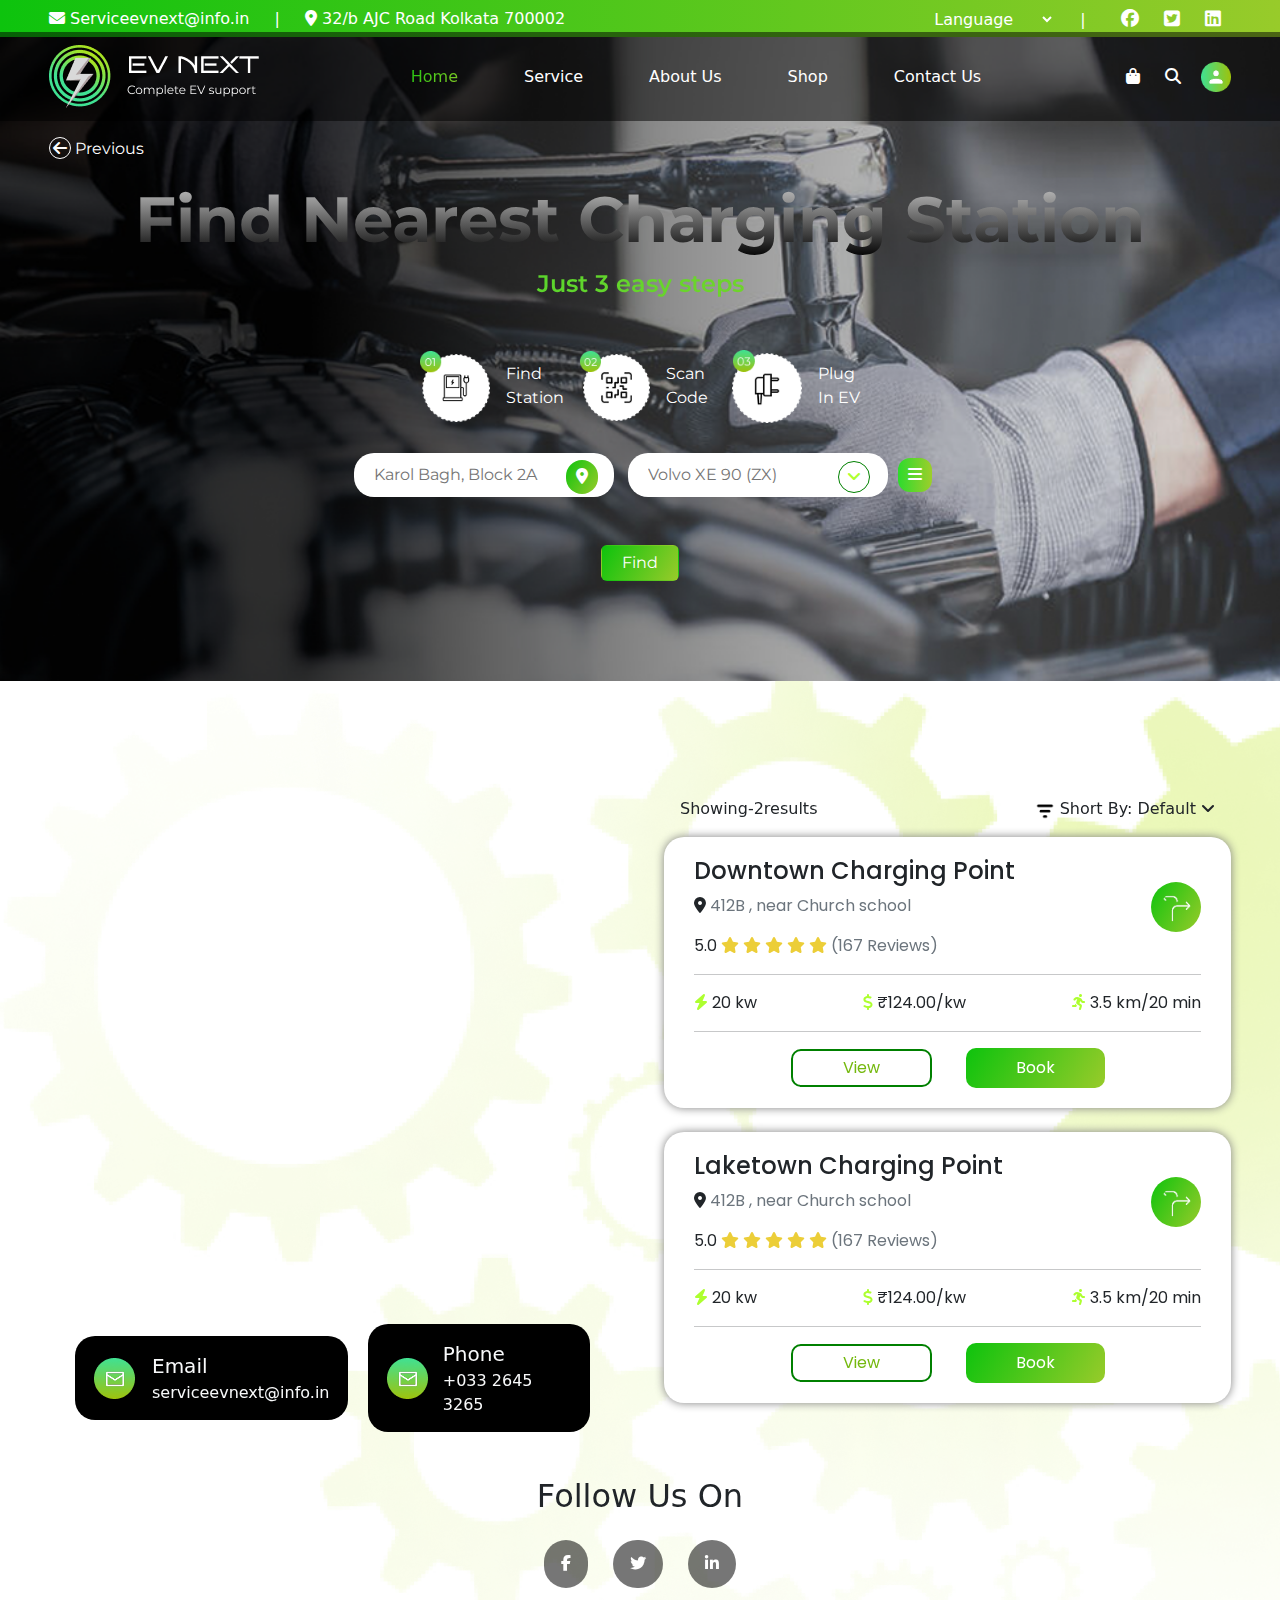
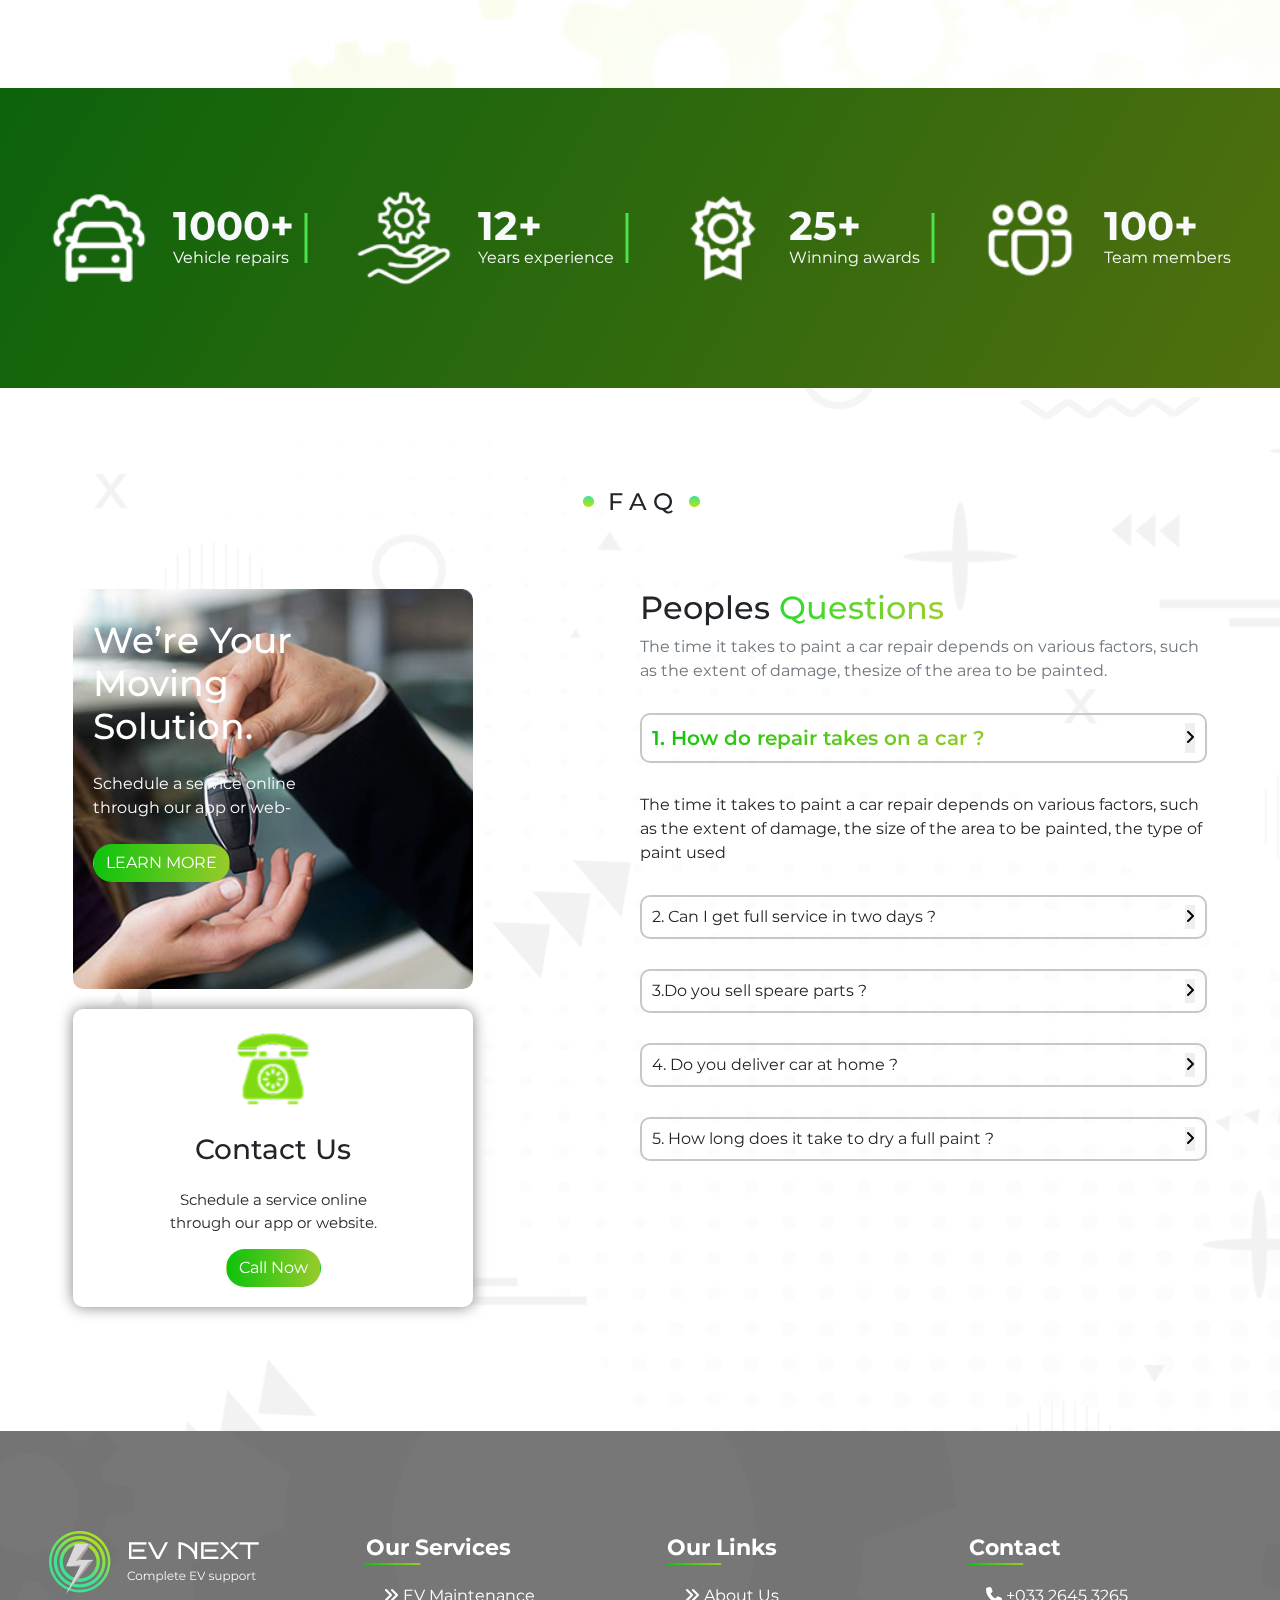
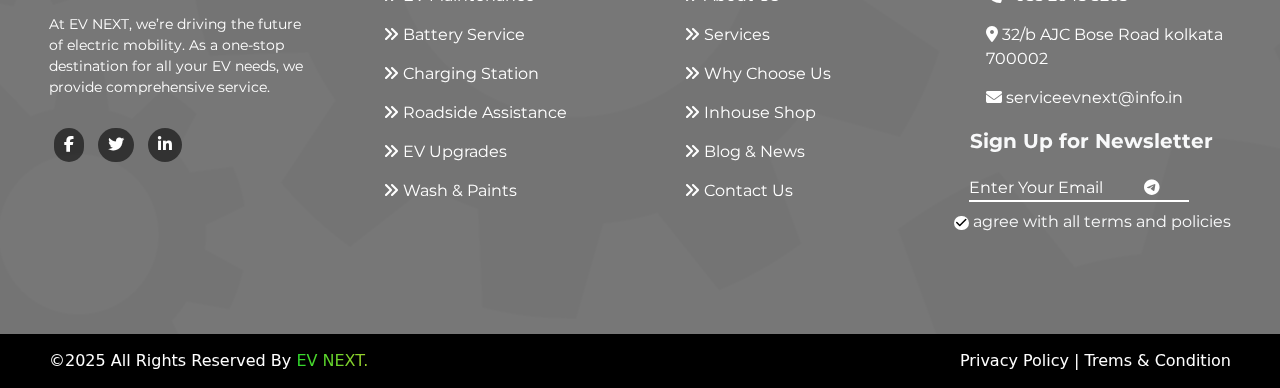
<file: chargingStation.html>
<!DOCTYPE html>
<html lang="en">
  <head>
    <meta charset="UTF-8" />
    <meta name="viewport" content="width=device-width, initial-scale=1.0" />
    <title>Charging Station</title>
    <link rel="stylesheet" href="./bootstrap/css/bootstrap.min.css" />
    <link rel="stylesheet" href="./css/chargingStation.css" />
    <link
      rel="stylesheet"
      href="https://cdnjs.cloudflare.com/ajax/libs/font-awesome/6.7.2/css/all.min.css"
    />
  </head>
  <body>
    <header>
      <div class="topbar">
        <div class="container">
          <div class="maintop">
            <div class="lefttop">
              <a href="#">
                <i class="fa-solid fa-envelope"></i> Serviceevnext@info.in</a
              >
              <span class="top_span">|</span>
              <a href="#">
                <i class="fa-solid fa-location-dot"></i> 32/b AJC Road Kolkata
                700002</a
              >
            </div>
            <div class="righttop">
              <select>
                <option>Language</option>
                <option>English</option>
                <option>Hindi</option>
                <option>south korean</option>
              </select>
              <span class="top_span">|</span>
              <a href="#"><i class="fa-brands fa-facebook"></i></a>
              <a href="#"><i class="fa-brands fa-square-twitter"></i></a>
              <a href="#"><i class="fa-brands fa-linkedin"></i></a>
            </div>
          </div>
        </div>
      </div>
      <!-- navbar -->
      <nav class="navbar navbar-expand-lg">
        <div class="container">
          <a class="navbar-brand" href="#"
            ><img src="./images/logo.png" alt="logo"
          /></a>
          <button
            class="navbar-toggler"
            type="button"
            data-bs-toggle="collapse"
            data-bs-target="#navbarSupportedContent"
            aria-controls="navbarSupportedContent"
            aria-expanded="false"
            aria-label="Toggle navigation"
          >
            <span class="navbar-toggler-icon"></span>
          </button>
          <div class="collapse navbar-collapse" id="navbarSupportedContent">
            <ul class="navbar-nav mx-auto mb-2 mb-lg-0 navlist">
              <li class="nav-item">
                <a class="nav-link active" aria-current="page" href="./index.html">Home</a>
              </li>
              <li class="nav-item">
                <a class="nav-link" href="./service.html">Service</a>
              </li>
              <li class="nav-item">
                <a class="nav-link" href="./aboutUs.html">About Us</a>
              </li>
              <li class="nav-item">
                <a class="nav-link" href="./shop.html">Shop</a>
              </li>
              <li class="nav-item">
                <a class="nav-link" href="./contact.html">Contact Us</a>
              </li>
            </ul>
            <div class="nav_icon">
              <a href="#"><i class="fa-solid fa-bag-shopping"></i></a>
              <a href="#"><i class="fa-solid fa-magnifying-glass"></i></a>
            </div>
            <div class="nav_icon2">
              <a href="#"><img src="./images/Group 355.png" alt="manicon" /></a>
            </div>
          </div>
        </div>
      </nav>
    </header>
    <main>
      <!-- banner -->
      <section class="banner">
        <div class="container">
          <a href="./home.html"
            ><i class="fa-solid fa-arrow-left ban_arrow"></i> Previous</a
          >
          <h1 class="ban_hed">Find Nearest Charging Station</h1>
          <p class="ban_para fs-4 text-center fw-semibold">Just 3 easy steps</p>
          <div class="near_find mt-5">
            <div class="find1">
              <div class="find2">
                <img src="./images/Group 529.png" alt="findimg" />
              </div>
              <div class="find3 ms-3">
                <p>Find</p>
                <p>Station</p>
              </div>
            </div>
            <div class="find1 ms-3">
              <div class="find2">
                <img src="./images/Group 530.png" alt="findimg2" />
              </div>
              <div class="find3 ms-3">
                <p>Scan</p>
                <p>Code</p>
              </div>
            </div>
            <div class="find1 ms-4">
              <div class="find2">
                <img src="./images/Group 531.png" alt="findimg3" />
              </div>
              <div class="find3 ms-3">
                <p>Plug</p>
                <p>In EV</p>
              </div>
            </div>
          </div>
          <div class="ban_form">
            <form class="ban_icon">
              <div>
                <span class="ban_icon1"
                  ><i class="fa-solid fa-location-dot"></i
                ></span>
                <input
                  class="ban_input"
                  type="text"
                  name="add"
                  id="add"
                  placeholder="Karol Bagh, Block 2A"
                />
                <span class="ban_icon2"
                  ><i class="fa-solid fa-angle-down"></i
                ></span>
                <input
                 class="ban_input"
                  type="text"
                  name="select"
                  id="select"
                  placeholder="Volvo XE 90 (ZX)"
                />
              </div>
            </form>
            <div class="ban_bar">
              <a href="#"><i class="fa-solid fa-bars"></i></a>
            </div>
          </div>
          <div class="ban_find text-center mt-5">
            <a href="#" class="btn">Find</a>
          </div>
        </div>
      </section>
      <!-- Downtown point -->
      <section class="townpoint">
        <div class="container">
          <div class="row gx-5 townpoint_row">
            <div class="col point_col">
              <div class="p-3">
                <iframe
                  src="https://www.google.com/maps/embed?pb=!1m18!1m12!1m3!1d224346.54004883842!2d77.04417347155065!3d28.52725273882469!2m3!1f0!2f0!3f0!3m2!1i1024!2i768!4f13.1!3m3!1m2!1s0x390cfd5b347eb62d%3A0x52c2b7494e204dce!2sNew%20Delhi%2C%20Delhi!5e0!3m2!1sen!2sin!4v1747414511100!5m2!1sen!2sin"
                  class="map"
                  style="border: 0"
                  allowfullscreen=""
                  loading="lazy"
                  referrerpolicy="no-referrer-when-downgrade"
                ></iframe>
                 <div class="focusleftmain">
                  <div class="focusleft1">
                    <div class="focuslogo">
                      <img src="./images/Group 520 (2).png" alt="focuslogo" />
                    </div>
                    <div class="focuspara text-light">
                      <p class="fs-5">Email</p>
                      <p>serviceevnext@info.in</p>
                    </div>
                  </div>
                  <div class="focusleft2">
                    <div class="focuslogo">
                      <img src="./images/Group 520 (2).png" alt="focuslogo" />
                    </div>
                    <div class="focuspara text-light">
                      <p class="fs-5">Phone</p>
                      <p>+033 2645 3265</p>
                    </div>
                  </div>
                </div>
              </div>
            </div>
            <div class="col">
              <div class="p-3 rightpoint">
            <div>Showing-2results</div>
              <div class="filter">
              <span><img src="./images/filter_svgrepo.com.png" alt="fil"> Short By: Default <i class="fa-solid fa-angle-down"></i></span>
              </div>
              </div>
              <div class="rightpoint1">
               <div class="rightpoint_maintext">
                <div>
                  <h4>Downtown Charging Point</h4>
                  <span class="text-secondary"><i class="fa-solid fa-location-dot text-dark"></i> 412B , near Church school</span>
                  <div class="star mt-3">
                    <span>5.0</span>
                    <a href="#"><i class="fa-solid fa-star"></i></a>
                    <a href="#"><i class="fa-solid fa-star"></i></a>
                    <a href="#"><i class="fa-solid fa-star"></i></a>
                    <a href="#"><i class="fa-solid fa-star"></i></a>
                    <a href="#"><i class="fa-solid fa-star"></i></a>
                    <span class="text-secondary">(167 Reviews)</span>
                  </div>
                </div>
                <div class="drives_direc">
                  <img src="./images/Driving Directions.png" alt="drive">
                </div>
               </div>
               <hr>
               <div class="pricepoint">
                <div><span><i class="fa-solid fa-bolt point_icon"></i> 20 kw</span></div>
                <div><span><i class="fa-solid fa-dollar-sign point_icon"></i> ₹124.00/kw</span></div>
                <div><span><i class="fa-solid fa-person-running point_icon"></i> 3.5 km/20 min</span></div>
               </div>
               <hr>
               <div class="point_bt text-center">
                <a href="#" class=".btn bt1">View</a>
                <a href="#" class=".btn bt2">Book</a>
               </div>
              </div>

               <div class="rightpoint1 mt-4">
               <div class="rightpoint_maintext">
                <div>
                  <h4>Laketown Charging Point</h4>
                  <span class="text-secondary"><i class="fa-solid fa-location-dot text-dark"></i> 412B , near Church school</span>
                  <div class="star mt-3">
                    <span>5.0</span>
                    <a href="#"><i class="fa-solid fa-star"></i></a>
                    <a href="#"><i class="fa-solid fa-star"></i></a>
                    <a href="#"><i class="fa-solid fa-star"></i></a>
                    <a href="#"><i class="fa-solid fa-star"></i></a>
                    <a href="#"><i class="fa-solid fa-star"></i></a>
                    <span class="text-secondary">(167 Reviews)</span>
                  </div>
                </div>
                <div class="drives_direc">
                  <img src="./images/Driving Directions.png" alt="drive">
                </div>
               </div>
               <hr>
               <div class="pricepoint">
                <div><span><i class="fa-solid fa-bolt point_icon"></i> 20 kw</span></div>
                <div><span><i class="fa-solid fa-dollar-sign point_icon"></i> ₹124.00/kw</span></div>
                <div><span><i class="fa-solid fa-person-running point_icon"></i> 3.5 km/20 min</span></div>
               </div>
               <hr>
               <div class="point_bt text-center">
                <a href="#" class=".btn bt1">View</a>
                <a href="#" class=".btn bt2">Book</a>
               </div>
              </div>
            </div>
          </div>
           <p class=" follow_para fs-2 mt-4">Follow Us On</p>
        <div class="follow_icon">
            <a href="#"><i class="fa-brands fa-facebook-f"></i></a>
            <a href="#"><i class="fa-brands fa-twitter"></i></a>
            <a href="#"><i class="fa-brands fa-linkedin-in"></i></a>
        </div>
        </div>
      </section>
       <!-- Team -->
      <section class="team">
        <div class="container">
          <div class="mainteam">
            <div class="team1">
              <div class="team2">
                <img src="./images/Automatic Car Wash.png" alt="car1" />
              </div>
              <div class="team3 text-light ms-4">
                <p class="team_text">1000+</p>
                <p>Vehicle repairs</p>
              </div>
            </div>
            <div class="team1">
              <div class="team2">
                <img src="./images/Service.png" alt="car2" />
              </div>
              <div class="team3 text-light ms-4">
                <p class="team_text">12+</p>
                <p>Years experience</p>
              </div>
            </div>
            <div class="team1">
              <div class="team2">
                <img src="./images/Prize.png" alt="car3" />
              </div>
              <div class="team3 text-light ms-3">
                <p class="team_text">25+</p>
                <p>Winning awards</p>
              </div>
            </div>
            <div class="team11">
              <div class="team2">
                <img src="./images/People.png" alt="car4" />
              </div>
              <div class="team3 text-light ms-4">
                <p class="team_text">100+</p>
                <p>Team members</p>
              </div>
            </div>
          </div>
        </div>
      </section>
       <!-- FAQ -->
      <section class="faq">
        <div class="container">
          <h4>F A Q</h4>
          <div class="row g-0 position-relative mt-5">
            <div class="col-md-6 mb-md-0 p-md-4 faq_col">
              <div class="leftfaq">
                <h3>We’re Your Moving Solution.</h3>
                <p class="text-light my-4">
                  Schedule a service online through our app or web-
                </p>
                <a href="#" class="btn">LEARN MORE</a>
              </div>
              <div class="leftfaq2">
                <img src="./images/Telephone.png" alt="telephone" />
                <h3 class="mt-4">Contact Us</h3>
                <p>Schedule a service online through our app or website.</p>
                <a href="#" class="btn">Call Now</a>
              </div>
            </div>
            <div class="col-md-6 p-4 ps-md-0">
              <h5 class="mt-0 fs-2">
                Peoples <span class="ban_electric">Questions</span>
              </h5>
              <p class="text-secondary">
                The time it takes to paint a car repair depends on various
                factors, such as the extent of damage, thesize of the area to be
                painted.
              </p>

              <div class="expensio2">
                <div class="question">
                  <p class="qu">1. How do repair takes on a car ?</p>
                  <button class="icon">
                    <i class="fa-solid fa-angle-right"></i>
                  </button>
                </div>
                <p class="para2">
                  The time it takes to paint a car repair depends on various
                  factors, such as the extent of damage, the size of the area to
                  be painted, the type of paint used
                </p>
              </div>
              <div class="account">
                <div class="question">
                  <p class="qu1">
                    2. Can I get full service in two days ?
                  </p>
                  <button class="accountMinus icon minus">
                     <i class="fa-solid fa-angle-left"></i>
                  </button>
                  <button class="icon accountPlus">
                     <i class="fa-solid fa-angle-right"></i>
                  </button>
                </div>
                <p class="accountAnswer">
                 The time it takes to paint a car repair depends on various
                  factors, such as the extent of damage, the size of the area to
                  be painted, the type of paint used
                </p>
              </div>
              <div class="category">
                <div class="question">
                  <p class="qu1">
                    3.Do you sell speare parts ?
                  </p>
                  <button class="categoryMinus icon minus">
                    <i class="fa-solid fa-angle-left"></i>
                  </button>
                  <button class="icon categoryPlus">
                    <i class="fa-solid fa-angle-right"></i>
                  </button>
                </div>
                <p class="categoryAnswer">
                  The time it takes to paint a car repair depends on various
                  factors, such as the extent of damage, the size of the area to
                  be painted, the type of paint used
                </p>
              </div>
              <div class="category">
                <div class="question">
                  <p class="qu1">
                    4. Do you deliver car at home ?
                  </p>
                  <button class="categoryangleleft icon minus">
                    <i class="fa-solid fa-angle-left"></i>
                  </button>
                  <button class="icon categoryangleright">
                    <i class="fa-solid fa-angle-right"></i>
                  </button>
                </div>
                <p class="categorypara">
                 The time it takes to paint a car repair depends on various
                  factors, such as the extent of damage, the size of the area to
                  be painted, the type of paint used
                </p>
              </div>
              <div class="category">
                <div class="question">
                  <p class="qu1">
                    5. How long does it take to dry a full paint ?
                  </p>
                  <button class="categoryangleleftpara icon minus">
                     <i class="fa-solid fa-angle-left"></i>
                  </button>
                  <button class="icon categoryanglerightpara">
                     <i class="fa-solid fa-angle-right"></i>
                  </button>
                </div>
                <p class="categorytext">
                 The time it takes to paint a car repair depends on various
                  factors, such as the extent of damage, the size of the area to
                  be painted, the type of paint used
                </p>
              </div>
            </div>
          </div>
        </div>
      </section>
    </main>
     <!-- footer -->
    <div class="footer">
      <div class="container">
        <div class="  row row-cols-1 row-cols-sm-2 row-cols-md-4 mainfooter">
          <div class="col fot1">
            <span
              ><a href="#"><img src="./images/logo.png" alt="fotlogo" /></a
            ></span>
            <p>
              At EV NEXT, we’re driving the future of electric mobility. As a
              one-stop destination for all your EV needs, we provide
              comprehensive service.
            </p>
            <div class="fot_icon">
              <a href="#"><i class="fa-brands fa-facebook-f"></i></a>
              <a href="#"><i class="fa-brands fa-twitter"></i></a>
              <a href="#"><i class="fa-brands fa-linkedin-in"></i></a>
            </div>
          </div>
          <div class="col foot2">
            <p>Our Services</p>
            <ul>
              <li>
                <a href="#"
                  ><i class="fa-solid fa-angles-right"></i> EV Maintenance</a
                >
              </li>
              <li>
                <a href="#"
                  ><i class="fa-solid fa-angles-right"></i> Battery Service</a
                >
              </li>
              <li>
                <a href="#"
                  ><i class="fa-solid fa-angles-right"></i> Charging Station</a
                >
              </li>
              <li>
                <a href="#"
                  ><i class="fa-solid fa-angles-right"></i> Roadside
                  Assistance</a
                >
              </li>
              <li>
                <a href="#"
                  ><i class="fa-solid fa-angles-right"></i> EV Upgrades</a
                >
              </li>
              <li>
                <a href="#"
                  ><i class="fa-solid fa-angles-right"></i> Wash & Paints</a
                >
              </li>
            </ul>
          </div>
          <div class="col foot2">
            <p>Our Links</p>
            <ul>
              <li>
                <a href="#"><i class="fa-solid fa-angles-right"></i> About Us</a>
              </li>
              <li>
                <a href="#"><i class="fa-solid fa-angles-right"></i> Services</a>
              </li>
              <li>
                <a href="#"
                  ><i class="fa-solid fa-angles-right"></i> Why Choose Us</a
                >
              </li>
              <li>
                <a href="#"
                  ><i class="fa-solid fa-angles-right"></i> Inhouse Shop</a
                >
              </li>
              <li>
                <a href="#"
                  ><i class="fa-solid fa-angles-right"></i> Blog & News</a
                >
              </li>
              <li>
                <a href="#"
                  ><i class="fa-solid fa-angles-right"></i> Contact Us</a
                >
              </li>
            </ul>
          </div>
          <div class="col foot2">
            <p>Contact</p>
            <ul>
              <li>
                <a href="#"><i class="fa-solid fa-phone"></i> +033 2645 3265</a>
              </li>
              <li>
                <a href="#"
                  ><i class="fa-solid fa-location-dot"></i> 32/b AJC Bose Road
                  kolkata 700002</a
                >
              </li>
              <li>
                <a href="#"
                  ><i class="fa-solid fa-envelope"></i> serviceevnext@info.in</a
                >
              </li>
            </ul>
            <span class="fs-5 text-light ms-3 fw-bold"
              >Sign Up for Newsletter</span
            >
            <form class="fot_form">
               <span class="fot_tele"><i class="fa-brands fa-telegram"></i></span>
              <input
                class="fot_input"
                type="email"
                id="mail"
                value="Enter Your Email"
              />
            </form>
             <div class="fot_correct mt-2 text-light">
              <span><i class="fa-solid fa-check fot_check"></i> agree with all terms and policies</span>
            </div>
          </div>
        </div>
      </div>
    </div>
    <div class="last_fot">
      <div class="container">
        <div class="last_fot2">
          <div>
            <p>
              &#169;2025 All Rights Reserved By
              <span class="ban_electric">EV NEXT.</span>
            </p>
          </div>
          <div>
            <a href="#">Privacy Policy | Trems & Condition</a>
          </div>
        </div>
      </div>
    </div>

    <script
      src="https://cdn.jsdelivr.net/npm/@popperjs/core@2.11.8/dist/umd/popper.min.js"
      integrity="sha384-I7E8VVD/ismYTF4hNIPjVp/Zjvgyol6VFvRkX/vR+Vc4jQkC+hVqc2pM8ODewa9r"
      crossorigin="anonymous"
    ></script>
    <script src="./bootstrap/js/bootstrap.min.js"></script>
     <script src="https://ajax.googleapis.com/ajax/libs/jquery/3.7.1/jquery.min.js"></script>
    <script src="./js/chargingStation.js"></script>
  </body>
</html>
</file>
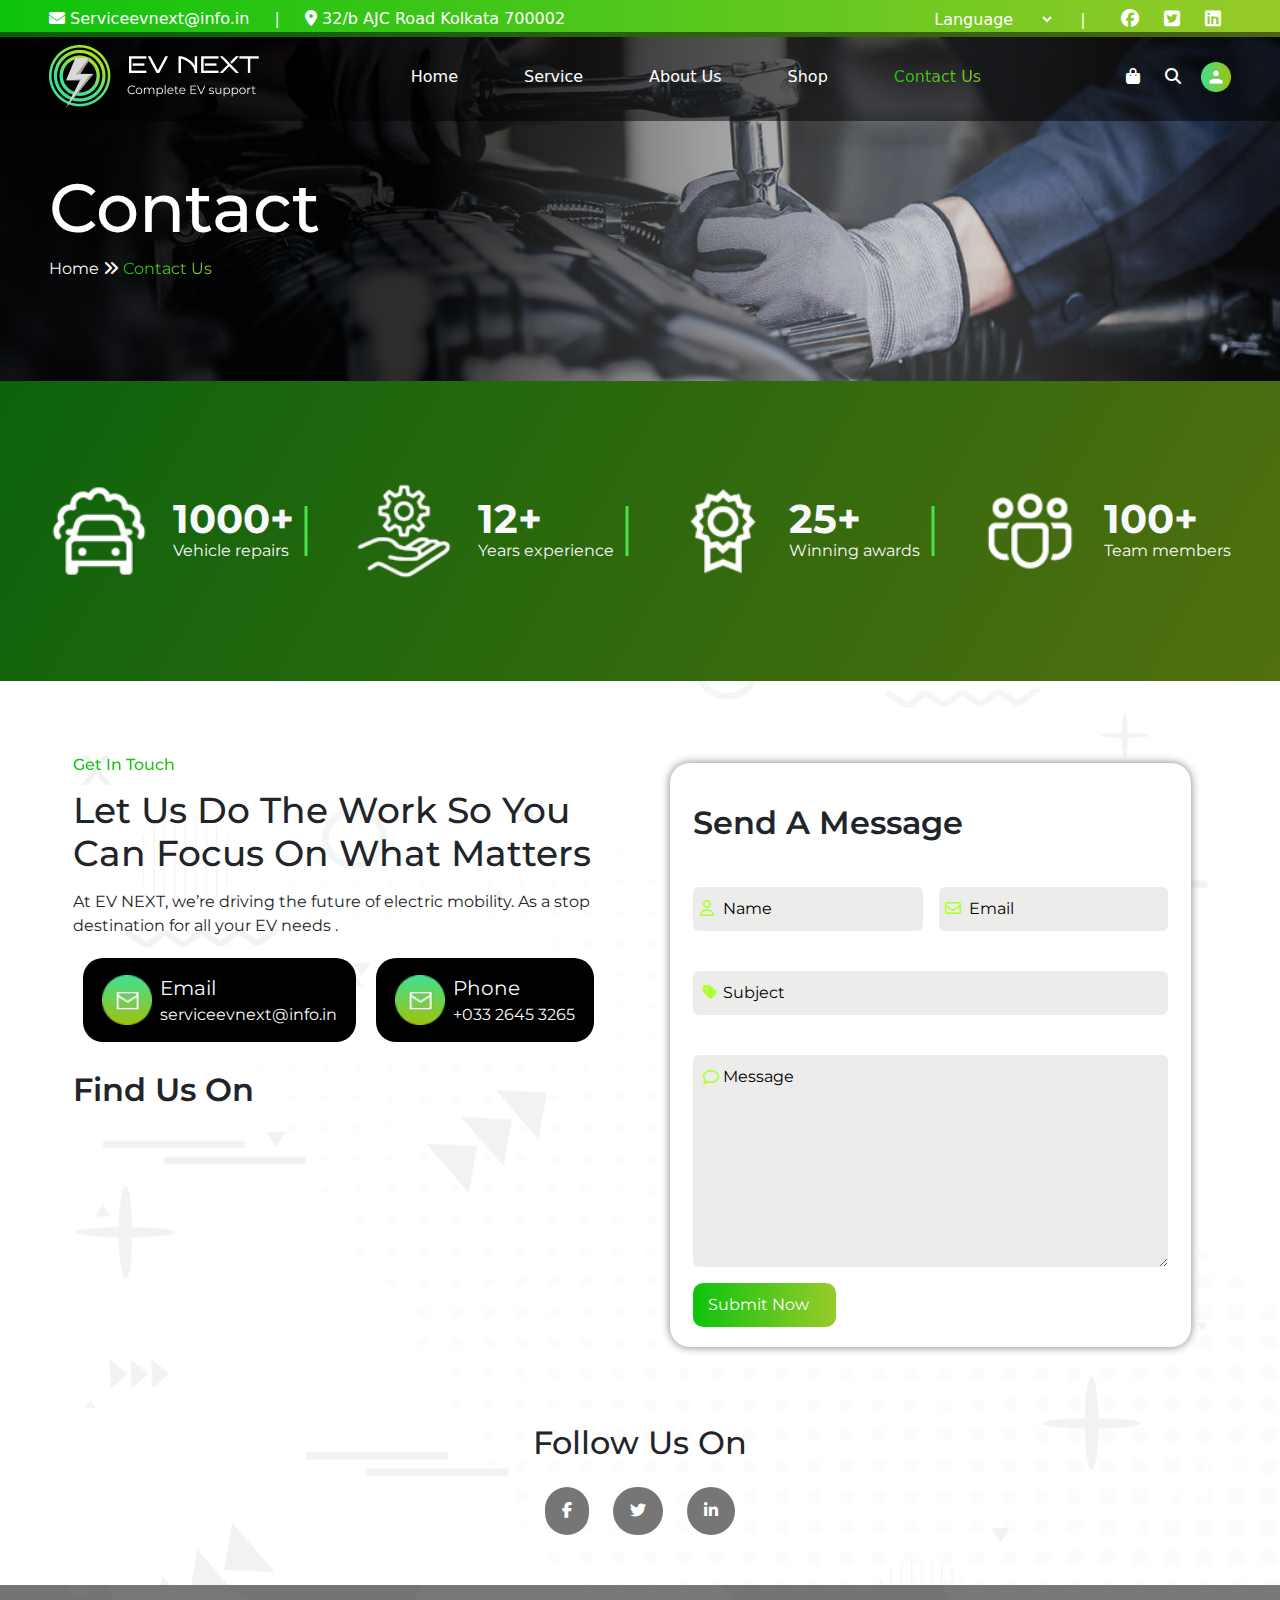
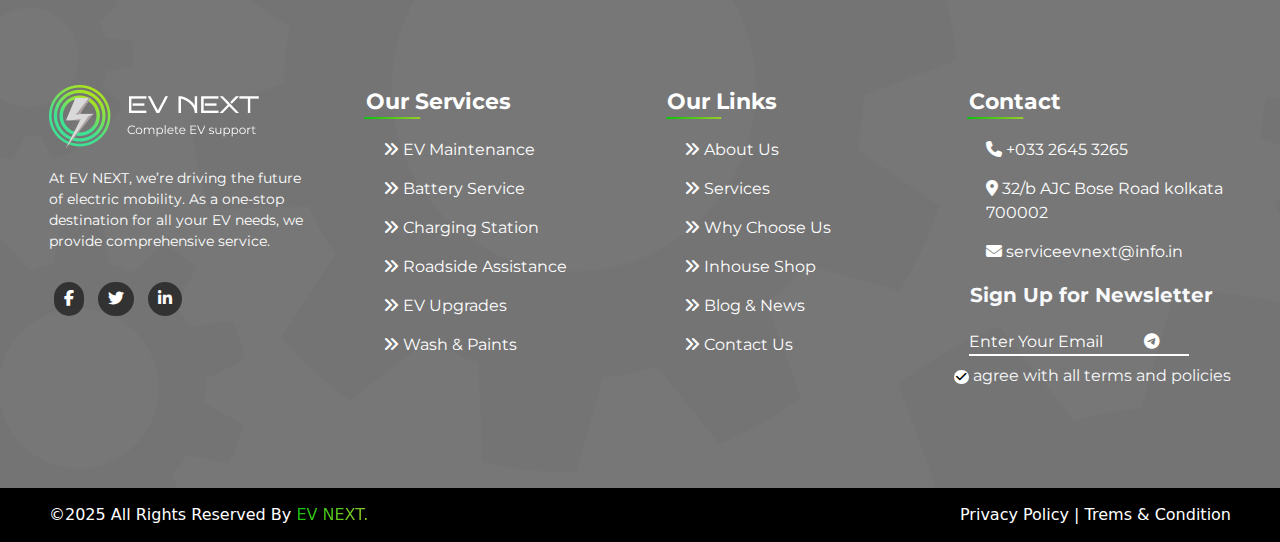
<file: contact.html>
<!DOCTYPE html>
<html lang="en">
  <head>
    <meta charset="UTF-8" />
    <meta name="viewport" content="width=device-width, initial-scale=1.0" />
    <title>Contact</title>
    <link rel="stylesheet" href="./bootstrap/css/bootstrap.min.css" />
    <link rel="stylesheet" href="./css/contact.css" />
    <link
      rel="stylesheet"
      href="https://cdnjs.cloudflare.com/ajax/libs/font-awesome/6.7.2/css/all.min.css"
    />
  </head>
  <body>
    <header>
      <div class="topbar">
        <div class="container">
          <div class="maintop">
            <div class="lefttop">
              <a href="#">
                <i class="fa-solid fa-envelope"></i> Serviceevnext@info.in</a
              >
              <span class="top_span">|</span>
              <a href="#">
                <i class="fa-solid fa-location-dot"></i> 32/b AJC Road Kolkata
                700002</a
              >
            </div>
            <div class="righttop">
              <select>
                <option>Language</option>
                <option>English</option>
                <option>Hindi</option>
                <option>south korean</option>
              </select>
              <span class="top_span">|</span>
              <a href="#"><i class="fa-brands fa-facebook"></i></a>
              <a href="#"><i class="fa-brands fa-square-twitter"></i></a>
              <a href="#"><i class="fa-brands fa-linkedin"></i></a>
            </div>
          </div>
        </div>
      </div>
      <!-- navbar -->
      <nav class="navbar navbar-expand-lg">
        <div class="container">
          <a class="navbar-brand" href="#"
            ><img src="./images/logo.png" alt="logo"
          /></a>
          <button
            class="navbar-toggler toggler"
            type="button"
            data-bs-toggle="collapse"
            data-bs-target="#navbarSupportedContent"
            aria-controls="navbarSupportedContent"
            aria-expanded="false"
            aria-label="Toggle navigation"
          >
            <span class="navbar-toggler-icon"></span>
          </button>
          <div class="collapse navbar-collapse nav_coll" id="navbarSupportedContent">
            <ul class="navbar-nav mx-auto mb-2 mb-lg-0 navlist">
              <li class="nav-item">
                <a class="nav-link" aria-current="page" href="./index.html">Home</a>
              </li>
              <li class="nav-item">
                <a class="nav-link" href="./service.html">Service</a>
              </li>
              <li class="nav-item">
                <a class="nav-link" href="./aboutUs.html">About Us</a>
              </li>
              <li class="nav-item">
                <a class="nav-link" href="./shop.html">Shop</a>
              </li>
              <li class="nav-item">
                <a class="nav-link  active" href="#">Contact Us</a>
              </li>
            </ul>
            <div class="nav_icon">
              <a href="#"><i class="fa-solid fa-bag-shopping"></i></a>
              <a href="#"><i class="fa-solid fa-magnifying-glass"></i></a>
            </div>
            <div class="nav_icon2">
              <a href="#"><img src="./images/Group 355.png" alt="manicon"></a>
            </div>
          </div>
        </div>
      </nav>
    </header>
    <main>
      <!-- banner -->
      <section class="banner">
        <div class="container">
          <div class="ban_text">
            <h1>Contact</h1>
            <a href="#" class="text-light"
              >Home <i class="fa-solid fa-angles-right"></i> </a
            > <a href class="ban_electric">Contact Us</a>
          </div>
        </div>
      </section>
      <!-- Team -->
      <section class="team">
        <div class="container">
          <div class="mainteam">
            <div class="team1">
              <div class="team2">
                <img src="./images/Automatic Car Wash.png" alt="car1" />
              </div>
              <div class="team3 text-light ms-4">
                <p class="team_text">1000+</p>
                <p>Vehicle repairs</p>
              </div>
            </div>
            <div class="team1">
              <div class="team2">
                <img src="./images/Service.png" alt="car2" />
              </div>
              <div class="team3 text-light ms-4">
                <p class="team_text">12+</p>
                <p>Years experience</p>
              </div>
            </div>
            <div class="team1">
              <div class="team2">
                <img src="./images/Prize.png" alt="car3" />
              </div>
              <div class="team3 text-light ms-3">
                <p class="team_text">25+</p>
                <p>Winning awards</p>
              </div>
            </div>
            <div class="team11">
              <div class="team2">
                <img src="./images/People.png" alt="car4" />
              </div>
              <div class="team3 text-light ms-4">
                <p class="team_text">100+</p>
                <p>Team members</p>
              </div>
            </div>
          </div>
        </div>
      </section>
      <!-- Focus -->
      <section class="focus">
        <div class="container">
          <div class="row g-0 position-relative">
            <div class="col-md-6 mb-md-0 p-md-4">
              <div class="focus_left">
                <h6>Get In Touch</h6>
                <h2>Let Us Do The Work So You Can Focus On What Matters</h2>
                <p>
                  At EV NEXT, we’re driving the future of electric mobility. As
                  a stop destination for all your EV needs .
                </p>

                <div class="focusleftmain">
                  <div class="focusleft1">
                    <div class="focuslogo">
                      <img src="./images/Group 520 (2).png" alt="focuslogo" />
                    </div>
                    <div class="focuspara text-light">
                      <p class="fs-5">Email</p>
                      <p>serviceevnext@info.in</p>
                    </div>
                  </div>
                  <div class="focusleft2">
                    <div class="focuslogo">
                      <img src="./images/Group 520 (2).png" alt="focuslogo" />
                    </div>
                    <div class="focuspara text-light">
                      <p class="fs-5">Phone</p>
                      <p>+033 2645 3265</p>
                    </div>
                  </div>
                </div>
                <p class="fs-2 fw-semibold mt-4">Find Us On</p>
                <div class=" mt-4">
                 <iframe src="https://www.google.com/maps/embed?pb=!1m18!1m12!1m3!1d224346.54004883842!2d77.04417347155065!3d28.52725273882469!2m3!1f0!2f0!3f0!3m2!1i1024!2i768!4f13.1!3m3!1m2!1s0x390cfd5b347eb62d%3A0x52c2b7494e204dce!2sNew%20Delhi%2C%20Delhi!5e0!3m2!1sen!2sin!4v1747414511100!5m2!1sen!2sin" class="focus_map"  allowfullscreen="" loading="lazy" referrerpolicy="no-referrer-when-downgrade"></iframe>
                </div>
              </div>
            </div>
            <div class="col-md-6 p-5 ps-md-0 focus_col">
              <div class="row g-3 focus_row">
                <p class="fs-2 fw-semibold">Send A Message</p>
                <div class="col-md-6">
                  <span class="focus_icon"><i class="fa-regular fa-user"></i></span>
                  <input
                    type="text"
                    class="form-control form_con"
                    id="name"
                    placeholder="Name"
                    aria-label="First name"
                  />
                  <p class="error nameErr"></p>
                </div>
                <div class="col-md-6">
                   <span class="focus_icon"><i class="fa-regular fa-envelope"></i></span>
                  <input
                    type="text"
                    class="form-control form_con"
                    id="mail"
                    placeholder="Email"
                    aria-label="email"
                  />
                  <p class="error mailErr"></p>
                </div>
                 <div class="col-md-12">
                  <span class="focus_icon2"><i class="fa-solid fa-tag"></i></span>
                  <input
                    type="text"
                    class="form-control form_con"
                    placeholder="Subject"
                    id="sub"
                    aria-label="subject"
                  />
                  <p class="error subErr"></p>
                </div>
               <div class="col-md-12">
                <span class="focus_icon3"><i class="fa-regular fa-comment"></i></span>
                 <textarea id="msg"  class="form-control form_con" placeholder="Message" rows="8" cols="50"></textarea>
                 <p class="error msgErr"></p>
               </div>
               <div class="focusbt">
               <a href="#">Submit Now</a>
                </div>
            </div>
            </div>
          </div>
          <p class=" follow_para fs-2 mt-4">Follow Us On</p>
        <div class="follow_icon">
            <a href="#"><i class="fa-brands fa-facebook-f"></i></a>
            <a href="#"><i class="fa-brands fa-twitter"></i></a>
            <a href="#"><i class="fa-brands fa-linkedin-in"></i></a>
        </div>
        </div>
      </section>
    </main>
    <!-- footer -->
    <div class="footer">
      <div class="container">
        <div class="  row row-cols-1 row-cols-sm-2 row-cols-md-4 mainfooter">
          <div class="col fot1">
            <span
              ><a href="#"><img src="./images/logo.png" alt="fotlogo" /></a
            ></span>
            <p>
              At EV NEXT, we’re driving the future of electric mobility. As a
              one-stop destination for all your EV needs, we provide
              comprehensive service.
            </p>
            <div class="fot_icon">
              <a href="#"><i class="fa-brands fa-facebook-f"></i></a>
              <a href="#"><i class="fa-brands fa-twitter"></i></a>
              <a href="#"><i class="fa-brands fa-linkedin-in"></i></a>
            </div>
          </div>
          <div class="col foot2">
            <p>Our Services</p>
            <ul>
              <li>
                <a href="#"
                  ><i class="fa-solid fa-angles-right"></i> EV Maintenance</a
                >
              </li>
              <li>
                <a href="#"
                  ><i class="fa-solid fa-angles-right"></i> Battery Service</a
                >
              </li>
              <li>
                <a href="#"
                  ><i class="fa-solid fa-angles-right"></i> Charging Station</a
                >
              </li>
              <li>
                <a href="#"
                  ><i class="fa-solid fa-angles-right"></i> Roadside
                  Assistance</a
                >
              </li>
              <li>
                <a href="#"
                  ><i class="fa-solid fa-angles-right"></i> EV Upgrades</a
                >
              </li>
              <li>
                <a href="#"
                  ><i class="fa-solid fa-angles-right"></i> Wash & Paints</a
                >
              </li>
            </ul>
          </div>
          <div class="col foot2">
            <p>Our Links</p>
            <ul>
              <li>
                <a href="#"><i class="fa-solid fa-angles-right"></i> About Us</a>
              </li>
              <li>
                <a href="#"><i class="fa-solid fa-angles-right"></i> Services</a>
              </li>
              <li>
                <a href="#"
                  ><i class="fa-solid fa-angles-right"></i> Why Choose Us</a
                >
              </li>
              <li>
                <a href="#"
                  ><i class="fa-solid fa-angles-right"></i> Inhouse Shop</a
                >
              </li>
              <li>
                <a href="#"
                  ><i class="fa-solid fa-angles-right"></i> Blog & News</a
                >
              </li>
              <li>
                <a href="#"
                  ><i class="fa-solid fa-angles-right"></i> Contact Us</a
                >
              </li>
            </ul>
          </div>
          <div class="col foot2">
            <p>Contact</p>
            <ul>
              <li>
                <a href="#"><i class="fa-solid fa-phone"></i> +033 2645 3265</a>
              </li>
              <li>
                <a href="#"
                  ><i class="fa-solid fa-location-dot"></i> 32/b AJC Bose Road
                  kolkata 700002</a
                >
              </li>
              <li>
                <a href="#"
                  ><i class="fa-solid fa-envelope"></i> serviceevnext@info.in</a
                >
              </li>
            </ul>
            <span class="fs-5 text-light ms-3 fw-bold"
              >Sign Up for Newsletter</span
            >
            <form class="fot_form">
               <span class="fot_tele"><i class="fa-brands fa-telegram"></i></span>
              <input
                class="fot_input"
                type="email"
                id="mail"
                value="Enter Your Email"
              />
            </form>
             <div class="fot_correct mt-2 text-light">
              <span><i class="fa-solid fa-check fot_check"></i> agree with all terms and policies</span>
            </div>
          </div>
        </div>
      </div>
    </div>
    <div class="last_fot">
      <div class="container">
        <div class="last_fot2">
          <div>
            <p>
              &#169;2025 All Rights Reserved By
              <span class="ban_electric">EV NEXT.</span>
            </p>
          </div>
          <div>
            <a href="#">Privacy Policy | Trems & Condition</a>
          </div>
        </div>
      </div>
    </div>

    <script
      src="https://cdn.jsdelivr.net/npm/@popperjs/core@2.11.8/dist/umd/popper.min.js"
      integrity="sha384-I7E8VVD/ismYTF4hNIPjVp/Zjvgyol6VFvRkX/vR+Vc4jQkC+hVqc2pM8ODewa9r"
      crossorigin="anonymous"
    ></script>
    <script src="./bootstrap/js/bootstrap.min.js"></script>
     <script src="https://ajax.googleapis.com/ajax/libs/jquery/3.7.1/jquery.min.js"></script>
    <script src="./js/contact.js"></script>
  </body>
</html>
</file>
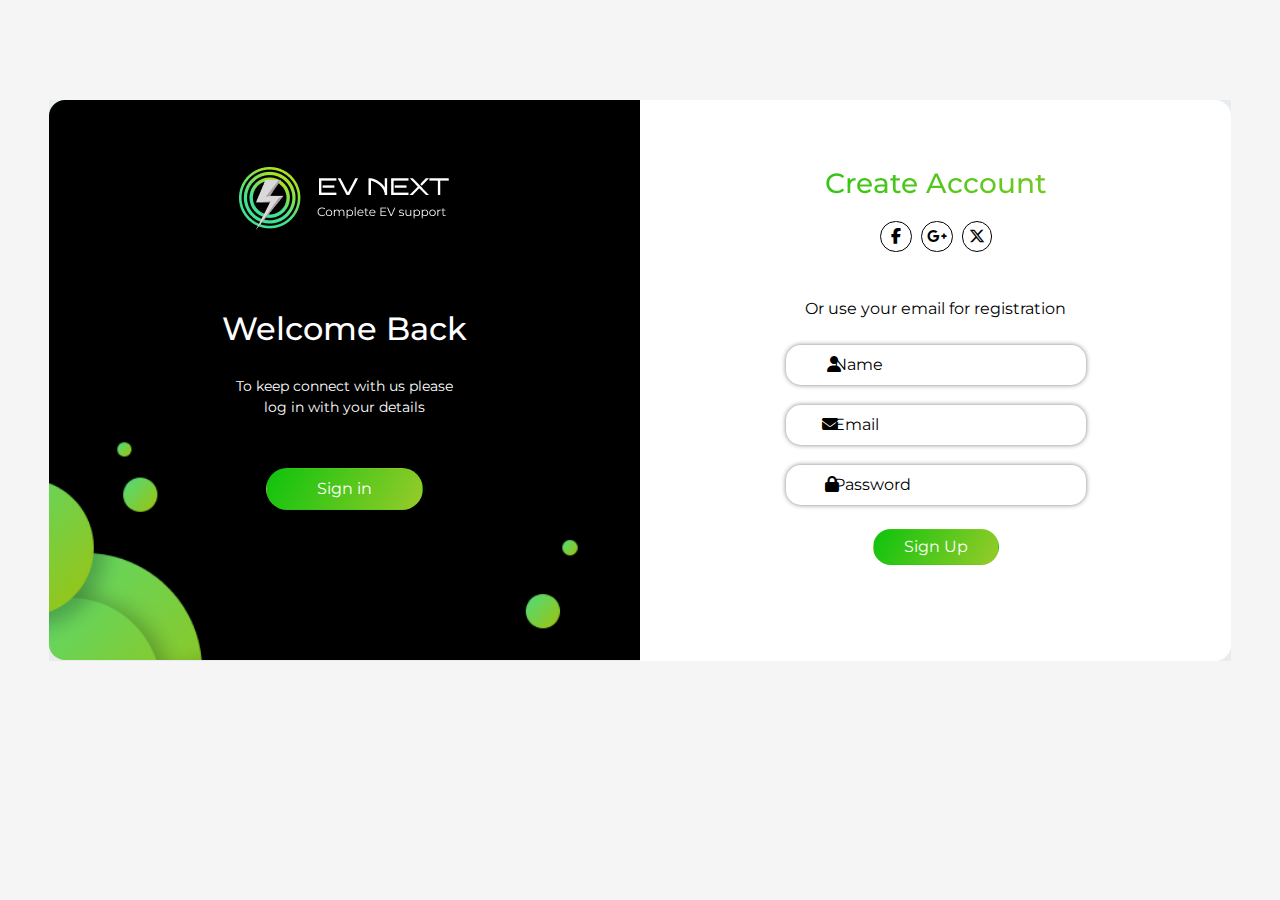
<file: form.html>
<!DOCTYPE html>
<html lang="en">
  <head>
    <meta charset="UTF-8" />
    <meta name="viewport" content="width=device-width, initial-scale=1.0" />
    <title>sign in</title>
    <link rel="stylesheet" href="./bootstrap/css/bootstrap.min.css" />
    <link rel="stylesheet" href="./css/form.css" />
    <link
      rel="stylesheet"
      href="https://cdnjs.cloudflare.com/ajax/libs/font-awesome/6.7.2/css/all.min.css"
    />
  </head>
  <body>
    <div class="maindiv">
      <div class="container">
        <div class="row g-0 bg-body-secondary form_row position-relative">
          <div class="col-md-6">
            <div class="formleft rounded-start-4">
              <span><img src="./images/logo.png" alt="logo" /></span>
              <h2>Welcome Back</h2>
              <p>To keep connect with us please log in with your details</p>
              <a href="#" class="btn">Sign in</a>
            </div>
          </div>
          <div class="col-md-6">
            <div class="formright rounded-end-4">
              <h3 class="mt-0">Create Account</h3>
              <div class="form_icon mt-4">
                <a class="fb" href="#"
                  ><i class="fa-brands fa-facebook-f"></i
                ></a>
                <a class="go" href="#"
                  ><i class="fa-brands fa-google-plus-g"></i
                ></a>
                <a class="tw" href="#"
                  ><i class="fa-brands fa-x-twitter"></i
                ></a>
              </div>
              <p class="mt-5 mb-4">Or use your email for registration</p>
              <form class="sign_form">
                <span class="input_icon1 mt-2"
                ><i class="fa-solid fa-user"></i
                  ></span>
                  <input class="form_input " type="text" name="name" id="name" placeholder="  Name" />
                  <p class="error nameErr"></p>

                  <span class="input_icon2 px-3"
                  ><i class="fa-solid fa-envelope"></i
                    ></span>
                <input class="form_input" type="email" mane="mail" id="mail" placeholder="  Email" />
                <p class="error mailErr"></p>
                <span class="input_icon3 px-3"
                  ><i class="fa-solid fa-lock"></i
                ></span>
                <input
                 class="form_input"
                  type="password"
                  name="psw"
                  id="psw"
                  placeholder="  Password"
                />
                <p class="error pswErr"></p>
              </form>
              <div class="formrightbt mt-4">
                <a href="./form2.html" class="btn">Sign Up</a>
              </div>
            </div>
          </div>
        </div>
      </div>
    </div>

    <script
      src="https://cdn.jsdelivr.net/npm/@popperjs/core@2.11.8/dist/umd/popper.min.js"
      integrity="sha384-I7E8VVD/ismYTF4hNIPjVp/Zjvgyol6VFvRkX/vR+Vc4jQkC+hVqc2pM8ODewa9r"
      crossorigin="anonymous"
    ></script>
    <script src="./bootstrap/js/bootstrap.min.js"></script>
     <script src="https://ajax.googleapis.com/ajax/libs/jquery/3.7.1/jquery.min.js"></script>
    <script src="./js/form.js"></script>
  </body>
</html>
</file>
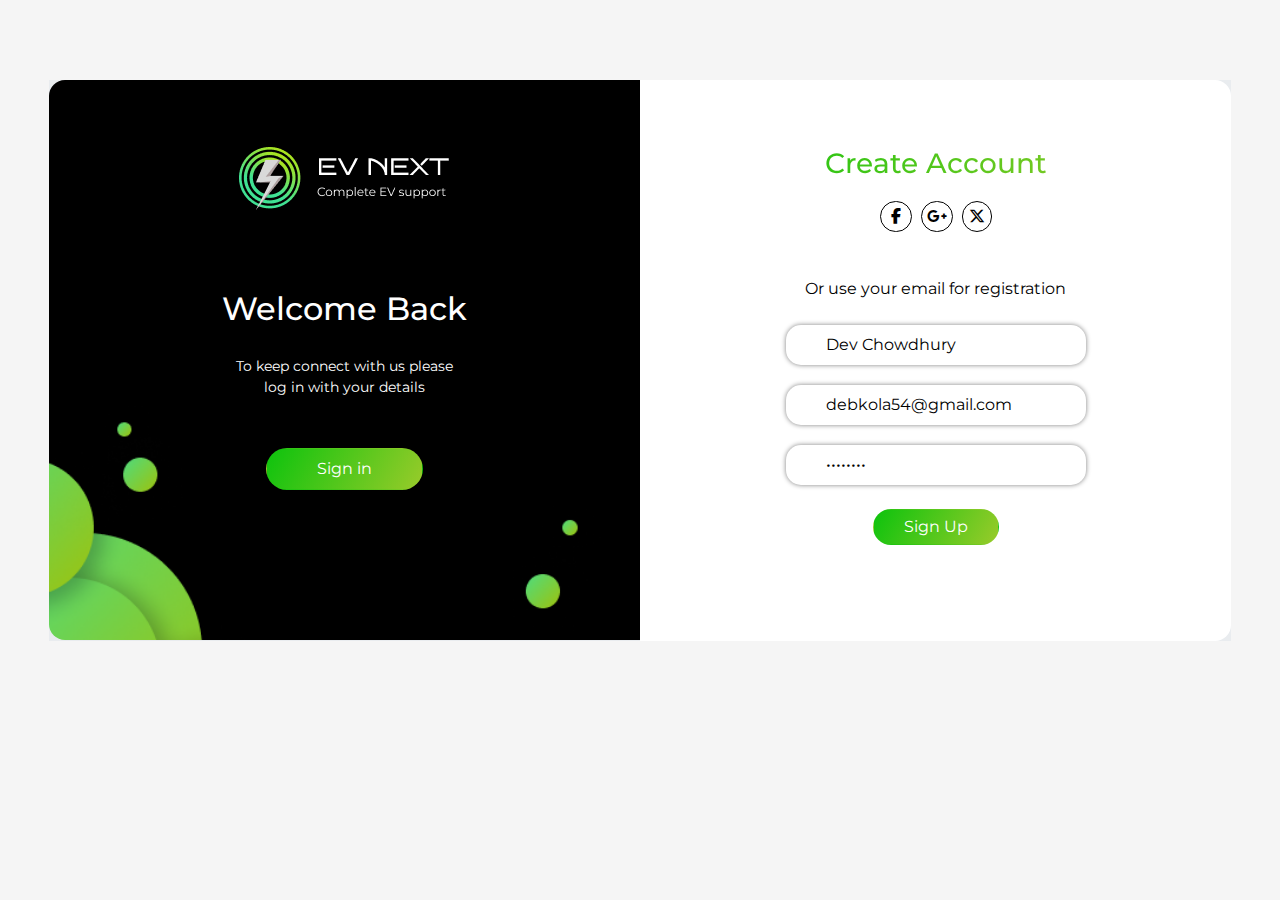
<file: form2.html>
<!DOCTYPE html>
<html lang="en">
  <head>
    <meta charset="UTF-8" />
    <meta name="viewport" content="width=device-width, initial-scale=1.0" />
    <title>sign in</title>
    <link rel="stylesheet" href="./bootstrap/css/bootstrap.min.css" />
    <link rel="stylesheet" href="./css/form2.css" />
    <link
      rel="stylesheet"
      href="https://cdnjs.cloudflare.com/ajax/libs/font-awesome/6.7.2/css/all.min.css"
    />
  </head>
  <body>
    <div class="maindiv">
      <div class="container">
        <div class="row g-0 bg-body-secondary form_row position-relative">
          <div class="col-md-6">
            <div class="formleft rounded-start-4">
              <span><img src="./images/logo.png" alt="logo" /></span>
              <h2>Welcome Back</h2>
              <p>To keep connect with us please log in with your details</p>
              <a href="#" class="btn">Sign in</a>
            </div>
          </div>
          <div class="col-md-6">
            <div class="formright rounded-end-4">
              <h3 class="mt-0">Create Account</h3>
              <div class="form_icon mt-4">
                <a class="fb" href="#"
                  ><i class="fa-brands fa-facebook-f"></i
                ></a>
                <a class="go" href="#"
                  ><i class="fa-brands fa-google-plus-g"></i
                ></a>
                <a class="tw" href="#"
                  ><i class="fa-brands fa-x-twitter"></i
                ></a>
              </div>
              <p class="mt-5 mb-4">Or use your email for registration</p>
              <form>
                <input
                  type="text"
                  name="name"
                  id="name"
                  placeholder="Dev Chowdhury"
                />
                <input
                  type="email"
                  mane="mail"
                  id="mail"
                  placeholder="debkola54@gmail.com"
                />
                <input type="password" name="psw" id="psw" value="Password" />
              </form>
              <div class="formrightbt mt-4">
                <a href="./home.html" class="btn">Sign Up</a>
              </div>
            </div>
          </div>
        </div>
      </div>
    </div>

    <script
      src="https://cdn.jsdelivr.net/npm/@popperjs/core@2.11.8/dist/umd/popper.min.js"
      integrity="sha384-I7E8VVD/ismYTF4hNIPjVp/Zjvgyol6VFvRkX/vR+Vc4jQkC+hVqc2pM8ODewa9r"
      crossorigin="anonymous"
    ></script>
    <script src="./bootstrap/js/bootstrap.min.js"></script>
  </body>
</html>
</file>
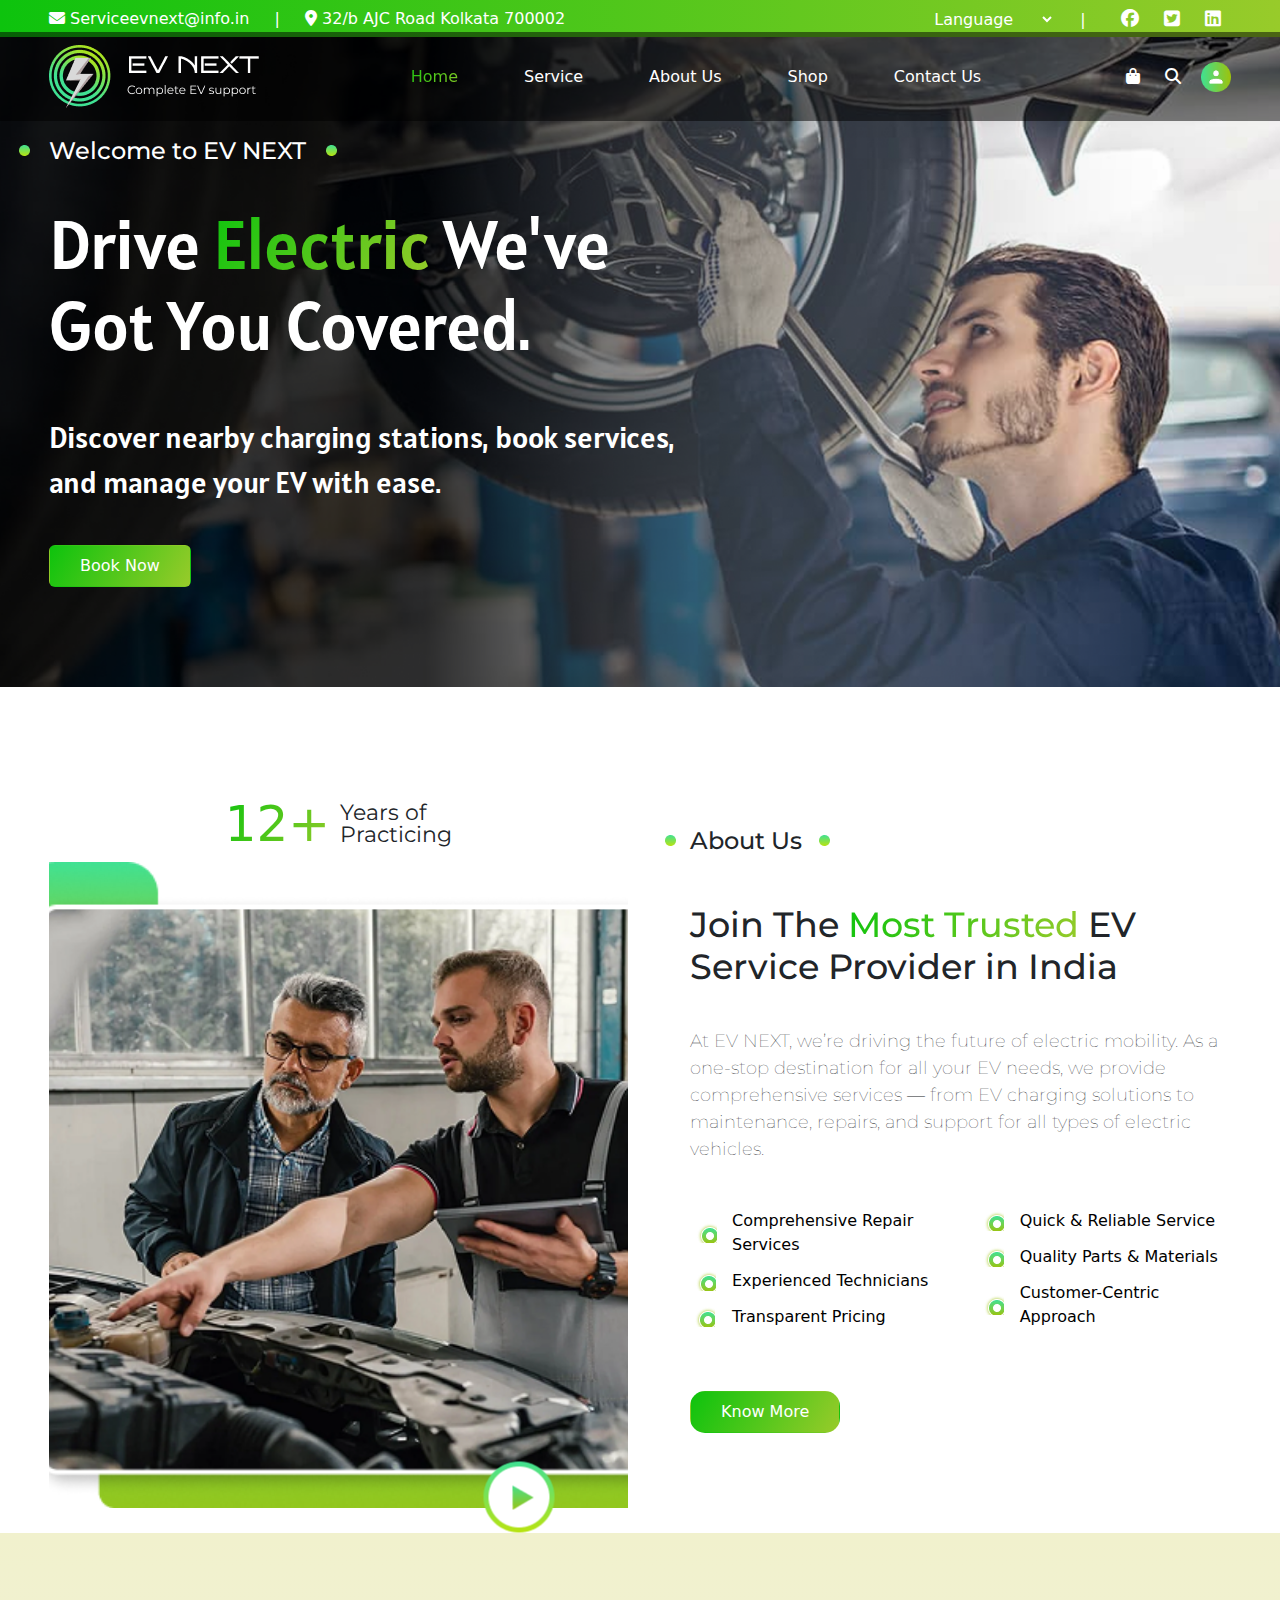
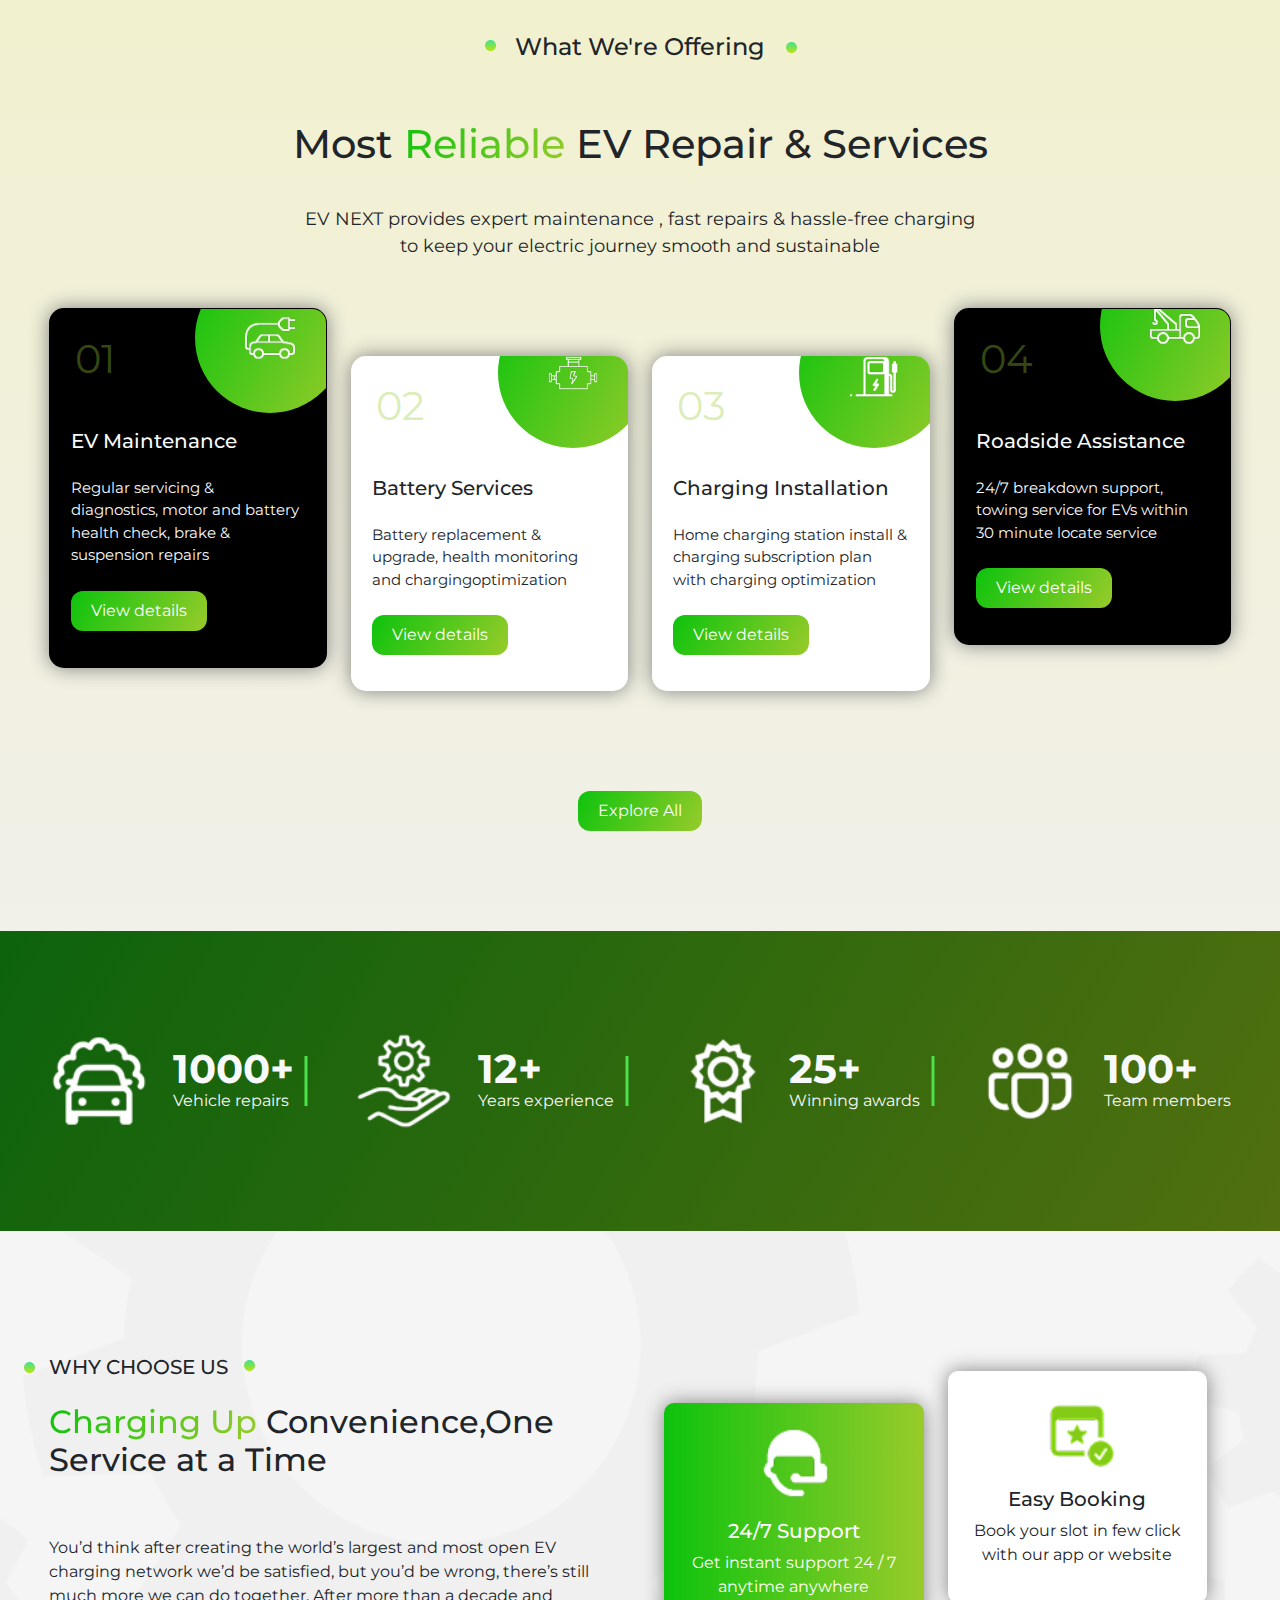
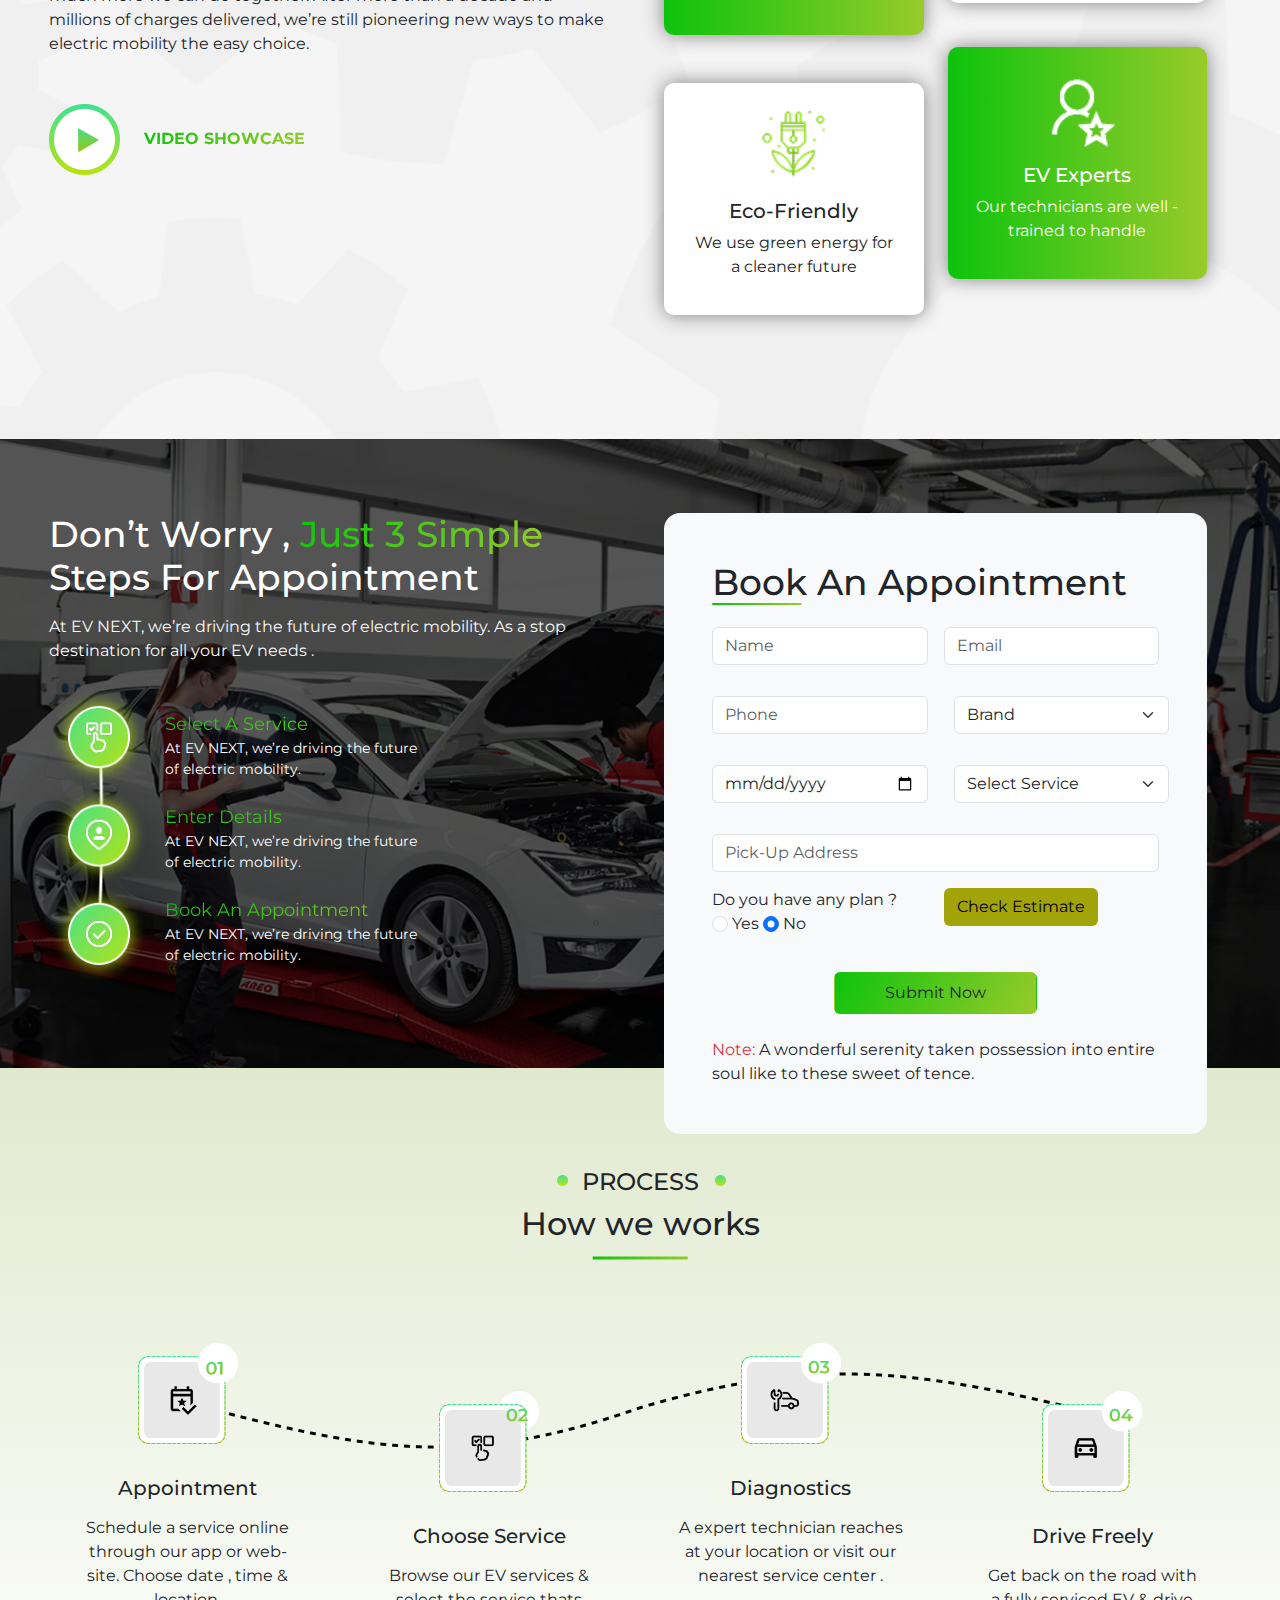
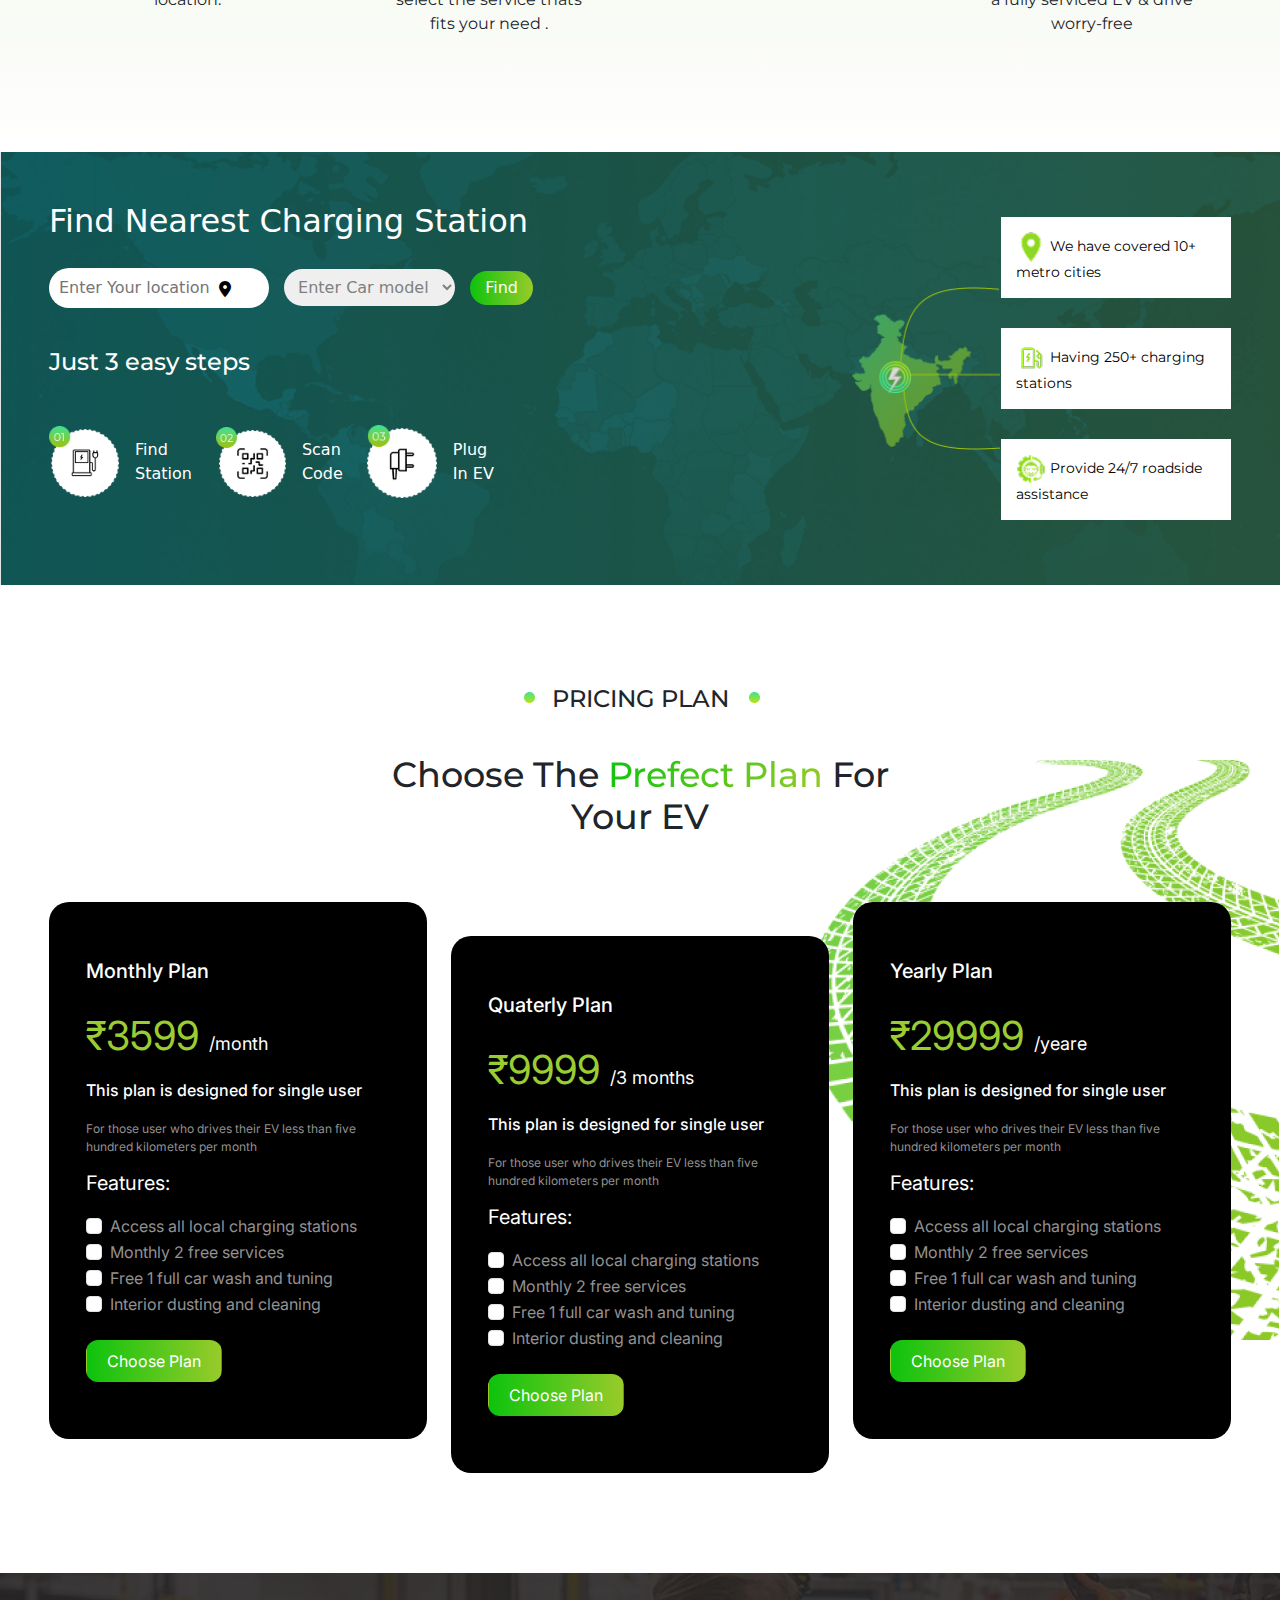
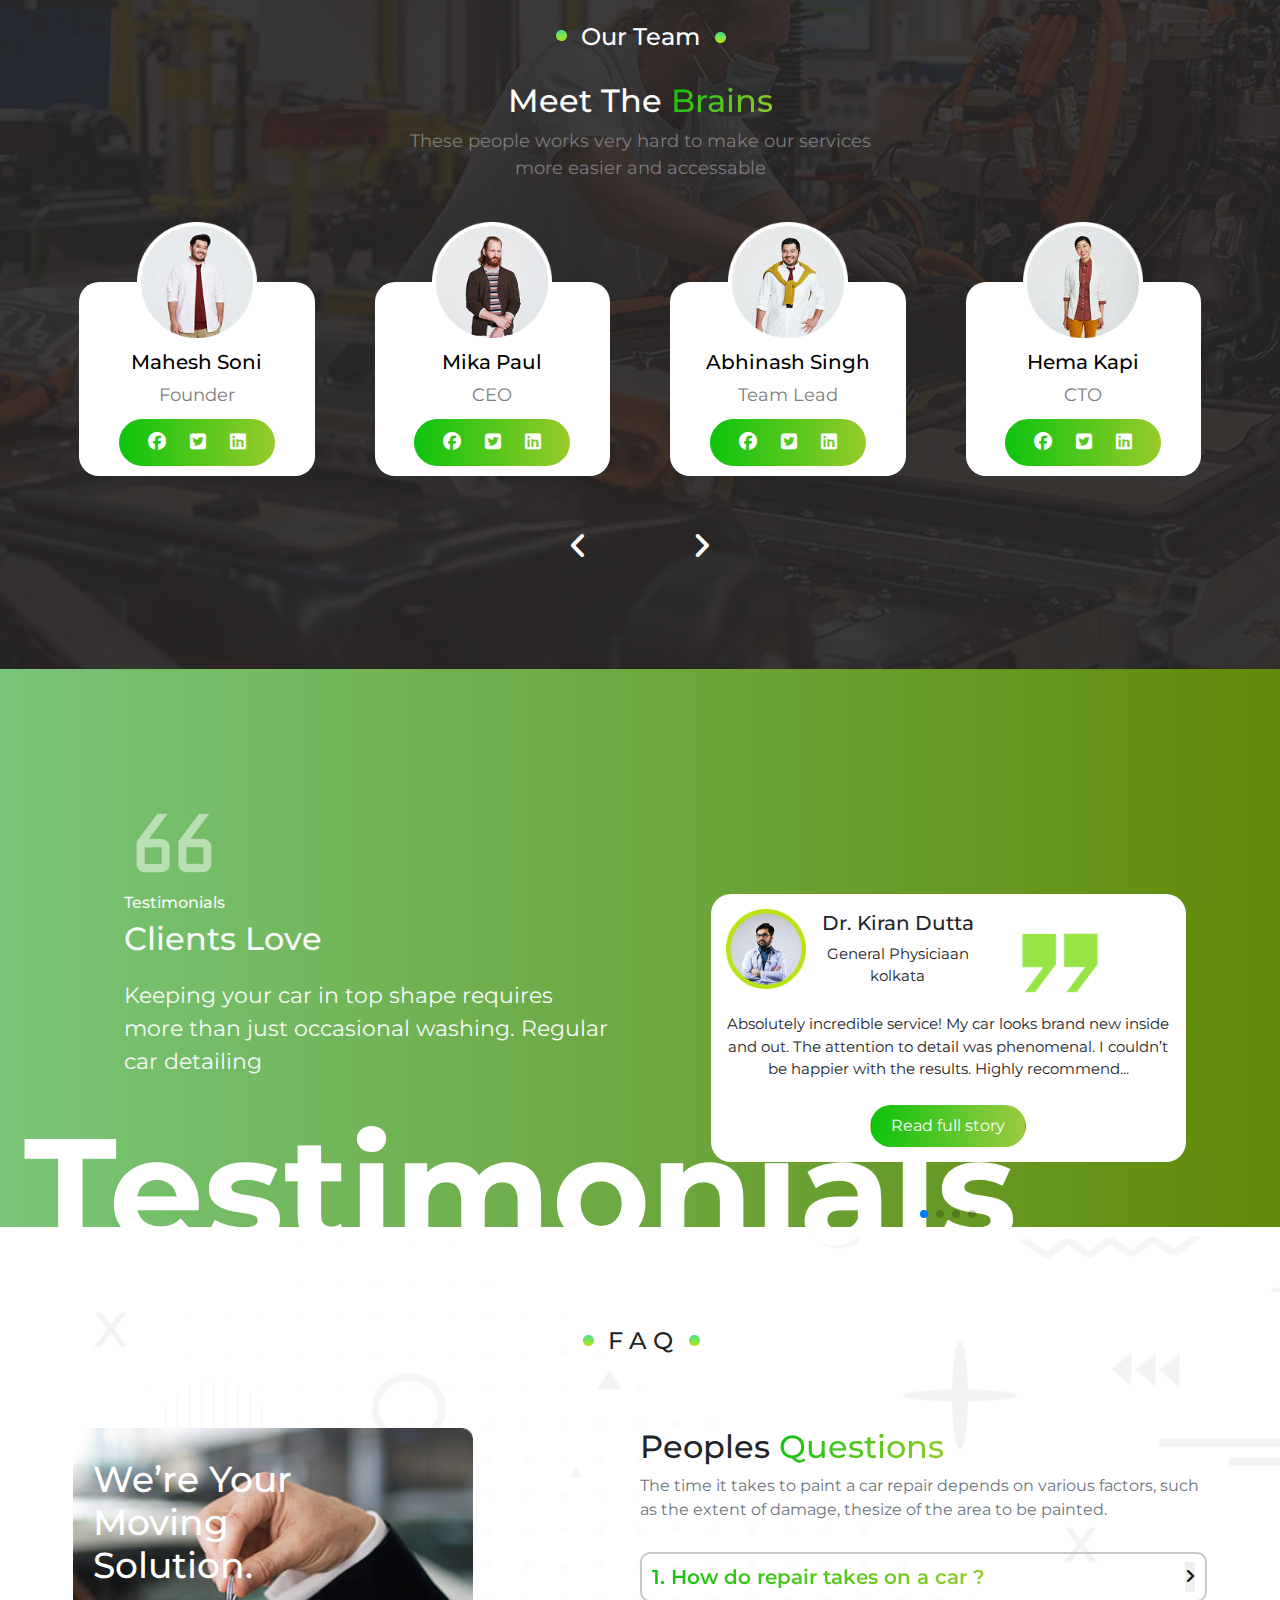
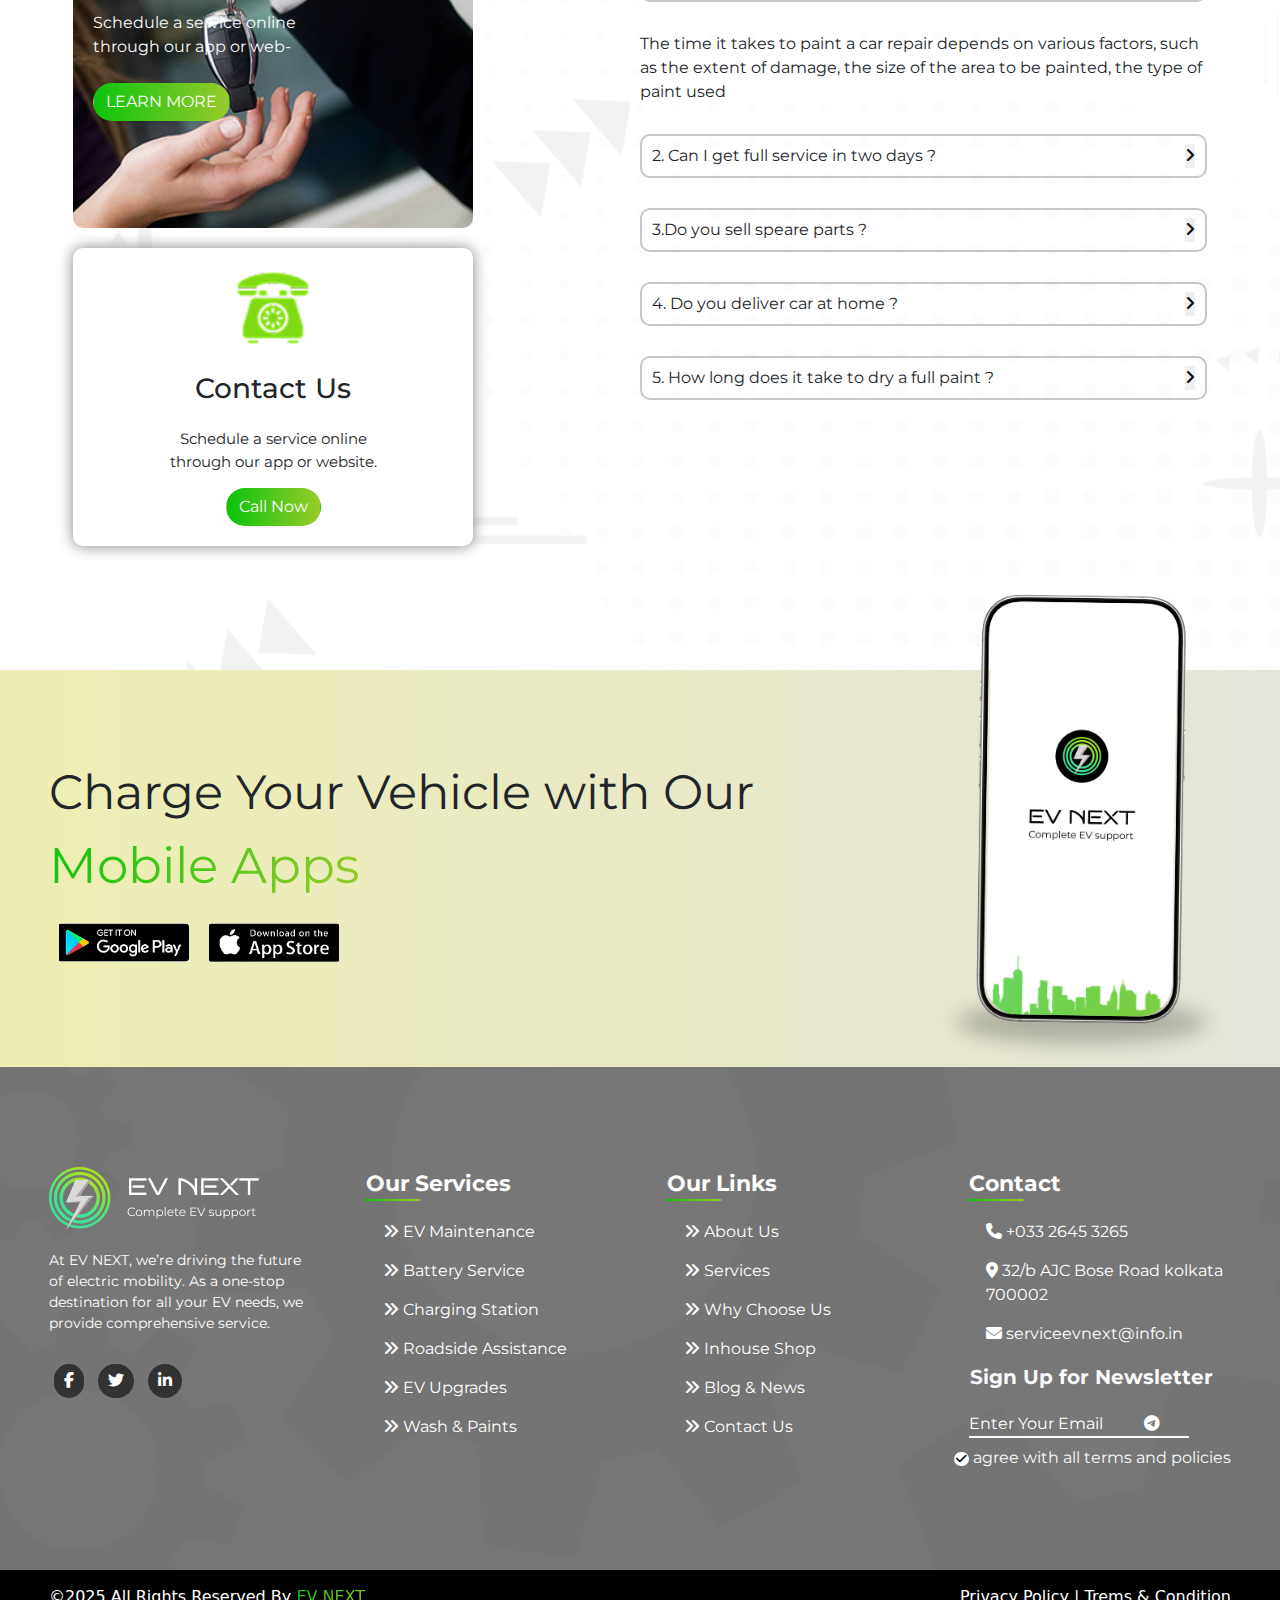
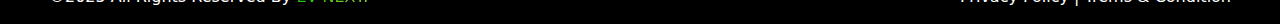
<file: home.html>
<!DOCTYPE html>
<html lang="en">
<head>
    <meta charset="UTF-8">
    <meta name="viewport" content="width=device-width, initial-scale=1.0">
    <title>Home</title>
     <link rel="stylesheet" href="./bootstrap/css/bootstrap.min.css" />

     <link
      rel="stylesheet"
      href="https://cdn.jsdelivr.net/npm/swiper@11/swiper-bundle.min.css"
    />
    <link rel="stylesheet" href="./css/home.css" />
    <link
      rel="stylesheet"
      href="https://cdnjs.cloudflare.com/ajax/libs/font-awesome/6.7.2/css/all.min.css"
    />
</head>
<body>
     <header>
      <div class="topbar">
        <div class="container">
          <div class="maintop">
            <div class="lefttop">
              <a href="#">
                <i class="fa-solid fa-envelope"></i> Serviceevnext@info.in</a
              >
              <span class="top_span">|</span>
              <a href="#">
                <i class="fa-solid fa-location-dot"></i> 32/b AJC Road Kolkata
                700002</a
              >
            </div>
            <div class="righttop">
              <select>
                <option>Language</option>
                <option>English</option>
                <option>Hindi</option>
                <option>south korean</option>
              </select>
              <span class="top_span">|</span>
              <a href="#"><i class="fa-brands fa-facebook"></i></a>
              <a href="#"><i class="fa-brands fa-square-twitter"></i></a>
              <a href="#"><i class="fa-brands fa-linkedin"></i></a>
            </div>
          </div>
        </div>
      </div>
      <!-- navbar -->
      <nav class="navbar navbar-expand-lg">
        <div class="container">
          <a class="navbar-brand" href="#"
            ><img src="./images/logo.png" alt="logo"
          /></a>
          <button
            class="navbar-toggler"
            type="button"
            data-bs-toggle="collapse"
            data-bs-target="#navbarSupportedContent"
            aria-controls="navbarSupportedContent"
            aria-expanded="false"
            aria-label="Toggle navigation"
          >
            <span class="navbar-toggler-icon"></span>
          </button>
          <div class="collapse navbar-collapse" id="navbarSupportedContent">
            <ul class="navbar-nav mx-auto mb-2 mb-lg-0 navlist">
              <li class="nav-item">
                <a class="nav-link active" aria-current="page" href="./index.html">Home</a>
              </li>
              <li class="nav-item">
                <a class="nav-link" href="./service.html">Service</a>
              </li>
              <li class="nav-item">
                <a class="nav-link" href="./aboutUs.html">About Us</a>
              </li>
              <li class="nav-item">
                <a class="nav-link" href="./shop.html">Shop</a>
              </li>
              <li class="nav-item">
                <a class="nav-link" href="./contact.html">Contact Us</a>
              </li>
            </ul>
            <div class="nav_icon">
              <a href="#"><i class="fa-solid fa-bag-shopping"></i></a>
              <a href="#"><i class="fa-solid fa-magnifying-glass"></i></a>
            </div>
            <div class="nav_icon2">
              <a href="#"><img src="./images/Group 355.png" alt="manicon"></a>
            </div>
          </div>
        </div>
      </nav>
    </header>
    <main>
          <!-- banner -->
      <section class="banner">
        <div class="container">
          <div class="ban_text">
            <h5 class="ban_welcome">Welcome to EV NEXT</h5>
            <h1>
              Drive <span class="ban_electric">Electric</span> We've Got You
              Covered.
            </h1>
            <p>
              Discover nearby charging stations, book services, and manage your
              EV with ease.
            </p>
            <a href="#" class="btn">Book Now</a>
          </div>
        </div>
      </section>
       <!-- About us -->
      <section class="about">
        <div class="container">
          <div class="row tex-center">
            <div class="col-sm-12 col-md-6 about_col">
              <div class="about_para">
                <div class="about_para1">
                  <p>12+</p>
                </div>
                <div class="about_para2">
                  <p>Years of</p>
                  <p>Practicing</p>
                </div>
              </div>
              <img src="./images/Group 520.png" alt="aboutimg" />
              <div class="about_icon">
                <a href="#"
                  ><img src="./images/Group 50.png" alt="about_icon"
                /></a>
              </div>
            </div>
            <div class="col-sm-12 col-md-6 about_col2">
              <h5>About Us</h5>
              <h2>
                Join The <span class="ban_electric">Most Trusted</span> EV
                Service Provider in India
              </h2>
              <p>
                At EV NEXT, we’re driving the future of electric mobility. As a
                one-stop destination for all your EV needs, we provide
                comprehensive services — from EV charging solutions to
                maintenance, repairs, and support for all types of electric
                vehicles.
              </p>
              <table class="about_ta">
                <tr>
                  <td class="about_png">
                    <ul>
                      <li><a href="#">Comprehensive Repair Services</a></li>
                      <li><a href="#">Experienced Technicians</a></li>
                      <li><a href="#">Transparent Pricing</a></li>
                    </ul>
                  </td>
                  <td class="about_png2">
                    <ul>
                      <li><a href="#">Quick & Reliable Service</a></li>
                      <li><a href="#">Quality Parts & Materials</a></li>
                      <li><a href="#">Customer-Centric Approach</a></li>
                    </ul>
                  </td>
                </tr>
              </table>
              <a href="#" class="btn">Know More</a>
            </div>
          </div>
        </div>
      </section>
       <!-- service -->
      <section class="service">
        <div class="container">
          <h5>What We're Offering</h5>
          <h2>
            Most <span class="ban_electric">Reliable</span> EV Repair & Services
          </h2>
          <p class="ser_para">
            EV NEXT provides expert maintenance , fast repairs & hassle-free
            charging to keep your electric journey smooth and sustainable
          </p>

          <div class="row mt-5">
            <div class="col-sm-12 col-md-3">
              <div class="card ser_card1">
                <div class="card_row">
                  <div>
                    <p class="card_para">01</p>
                  </div>
                  <div class="card_image">
                    <img src="./images/Electric Vehicle.png" alt="vehicle" />
                  </div>
                </div>
                <div class="card-body">
                  <h4 class="card-title fs-5 text-light mt-4">
                    EV Maintenance
                  </h4>
                  <p class="card-text cr_text pt-3 pb-4 text-light">
                    Regular servicing & diagnostics, motor and battery health
                    check, brake & suspension repairs
                  </p>
                  <a href="#" class="btn btn-primary">View details</a>
                </div>
              </div>
            </div>
            <div class="col-sm-12 col-md-3">
              <div class="card ser_card2 mt-5">
                <div class="card_row">
                  <div>
                    <p class="card_para">02</p>
                  </div>
                  <div class="card_image">
                    <img src="./images/EV Battery.png" alt="battery" />
                  </div>
                </div>
                <div class="card-body">
                  <h4 class="card-title fs-5 mt-4">Battery Services</h4>
                  <p class="card-text cr_text pt-3 pb-4">
                    Battery replacement & upgrade, health monitoring and
                    chargingoptimization
                  </p>
                  <a href="#" class="btn btn-primary">View details</a>
                </div>
              </div>
            </div>
            <div class="col-sm-12 col-md-3">
              <div class="card ser_card2 mt-5">
                <div class="card_row">
                  <div>
                    <p class="card_para">03</p>
                  </div>
                  <div class="card_image">
                    <img
                      src="./images/Charging Station.png"
                      alt="caargingimg"
                    />
                  </div>
                </div>
                <div class="card-body">
                  <h4 class="card-title fs-5 mt-4">Charging Installation</h4>
                  <p class="card-text cr_text pt-3 pb-4">
                    Home charging station install & charging subscription plan
                    with charging optimization
                  </p>
                  <a href="#" class="btn btn-primary">View details</a>
                </div>
              </div>
            </div>
            <div class="col-sm-12 col-md-3">
              <div class="card ser_card1">
                <div class="card_row">
                  <div>
                    <p class="card_para">04</p>
                  </div>
                  <div class="card_image">
                    <img src="./images/Tow Truck.png" alt="truckimg" />
                  </div>
                </div>
                <div class="card-body">
                  <h4 class="card-title fs-5 text-light mt-4">
                    Roadside Assistance
                  </h4>
                  <p class="card-text cr_text pt-3 pb-4 text-light">
                    24/7 breakdown support, towing service for EVs within 30
                    minute locate service
                  </p>
                  <a href="#" class="btn btn-primary">View details</a>
                </div>
              </div>
            </div>
          </div>
          <div class="text-center ser_explore">
            <a href="#" class="btn">Explore All</a>
          </div>
        </div>
      </section>
        <!-- Team -->
      <section class="team">
        <div class="container">
          <div class="mainteam">
            <div class="team1">
              <div class="team2">
                <img src="./images/Automatic Car Wash.png" alt="car1" />
              </div>
              <div class="team3 text-light ms-4">
                <p class="team_text">1000+</p>
                <p>Vehicle repairs</p>
              </div>
            </div>
            <div class="team1">
              <div class="team2">
                <img src="./images/Service.png" alt="car2" />
              </div>
              <div class="team3 text-light ms-4">
                <p class="team_text">12+</p>
                <p>Years experience</p>
              </div>
            </div>
            <div class="team1">
              <div class="team2">
                <img src="./images/Prize.png" alt="car3" />
              </div>
              <div class="team3 text-light ms-3">
                <p class="team_text">25+</p>
                <p>Winning awards</p>
              </div>
            </div>
            <div class="team11">
              <div class="team2">
                <img src="./images/People.png" alt="car4" />
              </div>
              <div class="team3 text-light ms-4">
                <p class="team_text">100+</p>
                <p>Team members</p>
              </div>
            </div>
          </div>
        </div>
      </section>
        <!-- choose up -->
      <section class="choose">
        <div class="container">
          <div class="row g-0 position-relative">
            <div class="col-md-6 p-4 ps-md-0">
              <h5 class="mt-0 choose_hed mb-4">WHY CHOOSE US</h5>
              <h2>
                <span class="ban_electric choose_hed2">Charging Up</span>
                Convenience,One Service at a Time
              </h2>
              <p class="choose_para py-5">
                You’d think after creating the world’s largest and most open EV
                charging network we’d be satisfied, but you’d be wrong, there’s
                still much more we can do together. After more than a decade and
                millions of charges delivered, we’re still pioneering new ways
                to make electric mobility the easy choice.
              </p>
              <div>
                <a href="#"
                  ><img src="./images/Group 50 (1).png" alt="videoimg" /></a
                ><span class="ban_electric fw-bold ms-4">VIDEO SHOWCASE</span>
              </div>
            </div>
            <div class="col-md-6 mb-md-0 p-md-4">
              <div class="chooseright">
                <div class="row">
                  <div class="col-sm-12 col-md-6 lg-2 text-center">
                    <div class="card choose_card1 mt-5">
                      <img
                        src="./images/Online Support.png"
                        class="card-img-top"
                        alt="chooseimg"
                      />
                      <div class="card-body">
                        <h5 class="card-title">24/7 Support</h5>
                        <p class="card-text">
                          Get instant support 24 / 7 anytime anywhere
                        </p>
                      </div>
                    </div>
                  </div>
                  <div class="col-sm-12 col-md-6 lg-2">
                    <div class="card choose_card2 text-center mt-3">
                      <img
                        src="./images/Event Accepted.png"
                        class="card-img-top"
                        alt="chooseimg2"
                      />
                      <div class="card-body">
                        <h5 class="card-title">Easy Booking</h5>
                        <p class="card-text">
                          Book your slot in few click with our app or website
                        </p>
                      </div>
                    </div>
                  </div>
                </div>
                <div class="row">
                  <div class="col-sm-12 col-md-6 lg-2">
                    <div class="card choose_card2 text-center mt-5">
                      <img
                        src="./images/Eco Friendly.png"
                        class="card-img-top"
                        alt="chooseimg3"
                      />
                      <div class="card-body">
                        <h5 class="card-title">Eco-Friendly</h5>
                        <p class="card-text">
                          We use green energy for a cleaner future
                        </p>
                      </div>
                    </div>
                  </div>
                  <div class="col-sm-12 col-md-6 lg-2">
                    <div class="card choose_card1 text-center">
                      <img
                        src="./images/Popular Man.png"
                        class="card-img-top"
                        alt="chooseimg4"
                      />
                      <div class="card-body">
                        <h5 class="card-title">EV Experts</h5>
                        <p class="card-text">
                          Our technicians are well - trained to handle
                        </p>
                      </div>
                    </div>
                  </div>
                </div>
              </div>
            </div>
          </div>
        </div>
      </section>
       <!-- Appointment -->
      <section class="appointment">
        <div class="container">
          <div class="row g-0 position-relative">
            <div class="col-md-6 p-4 ps-md-0">
              <h3 class="mt-0">
                Don’t Worry ,
                <span class="ban_electric"> Just 3 Simple</span> Steps For
                Appointment
              </h3>
              <p class="text-light mt-3">
                At EV NEXT, we’re driving the future of electric mobility. As a
                stop destination for all your EV needs .
              </p>
              <div class="mainappointment mt-4">
                <div class="appoileft me-3">
                  <img src="./images/Group 520 (1).png" alt="groupimg" />
                </div>
                <div class="appoiright">
                  <div class="mt-4">
                    <p class="appoi_para">Select A Service</p>
                    <p class="appoi_para2">
                      At EV NEXT, we’re driving the future of electric mobility.
                    </p>
                  </div>
                  <div class="mt-4">
                    <p class="appoi_para">Enter Details</p>
                    <p class="appoi_para2">
                      At EV NEXT, we’re driving the future of electric mobility.
                    </p>
                  </div>
                  <div class="mt-4">
                    <p class="appoi_para">Book An Appointment</p>
                    <p class="appoi_para2">
                      At EV NEXT, we’re driving the future of electric mobility.
                    </p>
                  </div>
                </div>
              </div>
            </div>
            <div
              class="col-md-6 mb-md-0 p-md-4 appoiright"
            >
             <div class="appoiright1 bg-light rounded-4 p-5">
              <h3 class="appoi_hed text-dark">Book An Appointment</h3>
              <form class="row g-3">
                <div class="col-md-6">
                  <input
                    type="text"
                    class="form-control"
                    id="name"
                    placeholder="Name"
                  />
                  <p class="error nameErr"></p>
                </div>
                <div class="col-md-6">
                  <input
                    type="email"
                    class="form-control"
                    id="mail"
                    placeholder="Email"
                  />
                   <p class="error mailErr"></p>
                </div>
                <div class="col-md-6">
                  <input
                    type="number"
                    class="form-control"
                    id="ph"
                    placeholder="Phone"
                  />
                   <p class="error phoneErr"></p>
                </div>
                <div class="col-md-6">
                  <select id="inputState" class="form-select">
                    <option selected>Brand</option>
                    <option>...</option>
                  </select>
                </div>
                <div class="col-md-6">
                  <input
                    type="date"
                    class="form-control"
                    id="inputdate"
                    placeholder="dd/mm/yyy"
                  />
                </div>
                <div class="col-md-6">
                  <select id="inputState" class="form-select">
                    <option selected>Select Service</option>
                    <option>...</option>
                  </select>
                </div>
                <div class="col-12">
                  <input
                    type="text"
                    class="form-control"
                    id="inputAddress"
                    placeholder="Pick-Up Address"
                  />
                </div>

                <div class="col-md-6">
                  <p>Do you have any plan ?</p>
                  <input
                    class="form-check-input"
                    type="radio"
                    name="gridRadios"
                    id="gridRadios1"
                    value="option1"
                    checked
                  />
                  <label class="form-check-label" for="gridRadios1">
                    Yes
                  </label>

                  <input
                    class="form-check-input"
                    type="radio"
                    name="gridRadios"
                    id="gridRadios1"
                    value="option1"
                    checked
                  />
                  <label class="form-check-label" for="gridRadios1"> No </label>
                </div>
                <div class="col-6 form_col">
                  <button type="submit" class="btn">Check Estimate</button>
                </div>
                <div class="col-12 text-center form_col2">
                  <button type="submit" class="btn">Submit Now</button>
                </div>
              </form>
              <div class="mt-4">
                <p>
                  <span class="text-danger">Note:</span> A wonderful serenity
                  taken possession into entire soul like to these sweet of
                  tence.
                </p>
              </div>
            </div>
            </div>
          </div>
        </div>
      </section>
       <!-- process -->
       <section class="process">
        <div class="container">
          <div class="process2">
            <h4>PROCESS</h4>
            <h2>How we works</h2>
            <div class="pro_dot">
              <div class="row process_row">
                <div class="col-sm-12 col-md-3">
                  <div class="card proce_card">
                    <div class="proce_card">
                      <img
                        src="./images/Group 521.png"
                        class="card-img-top"
                        alt="appointment"
                      />
                    </div>
                    <div class="card-body">
                      <h5 class="card-title mt-3">Appointment</h5>
                      <p class="card-text pro_para1 mt-3">
                        Schedule a service online through our app or web- site.
                        Choose date , time & location.
                      </p>
                    </div>
                  </div>
                </div>
                <div class="col-sm-12 col-md-3">
                  <div class="card proce_card mt-5">
                    <div class="pro_img">
                      <img
                        src="./images/Group 526.png"
                        class="card-img-top"
                        alt="chooser"
                      />
                    </div>
                    <div class="card-body">
                      <h5 class="card-title mt-3">Choose Service</h5>
                      <p class="card-text pro_para2 mt-3">
                        Browse our EV services & select the service thats fits
                        your need .
                      </p>
                    </div>
                  </div>
                </div>
                <div class="col-sm-12 col-md-3">
                  <div class="card proce_card">
                    <div class="pro_img">
                      <img
                        src="./images/Group 525.png"
                        class="card-img-top"
                        alt="diagno"
                      />
                    </div>
                    <div class="card-body">
                      <h5 class="card-title mt-3">Diagnostics</h5>
                      <p class="card-text pro_para3 mt-3">
                        A expert technician reaches at your location or visit
                        our nearest service center .
                      </p>
                    </div>
                  </div>
                </div>
                <div class="col-sm-12 col-md-3">
                  <div class="card proce_card mt-5">
                    <div class="pro_img">
                      <img
                        src="./images/Group 524.png"
                        class="card-img-top"
                        alt="drive"
                      />
                    </div>
                    <div class="card-body">
                      <h5 class="card-title mt-3">Drive Freely</h5>
                      <p class="card-text pro_para4 mt-3">
                        Get back on the road with a fully serviced EV & drive
                        worry-free
                      </p>
                    </div>
                  </div>
                </div>
              </div>
            </div>
          </div>
        </div>
      </section> 
       <!-- Nearrest Charging -->
      <section class="nearest">
        <div class="container">
          <div class="mainnear">
            <div class="leftnear">
              <h2>Find Nearest Charging Station</h2>
              <form class="near_form">
                 <span class="near_bt"><i class="fa-solid fa-location-dot"></i></span>
                <input
                  class="input1"
                  type="text"
                  name="location"
                  id="location"
                  placeholder="Enter Your location"
                />
                <select class="near_sele">
                  <option>Enter Car model</option>
                </select>
                <input class="input2" type="submit" value="Find" />
              </form>
              <h4 class="near_just">Just 3 easy steps</h4>
              <div class="near_find mt-5">
                <div class="find1">
                  <div class="find2">
                    <img src="./images/Group 529.png" alt="findimg" />
                  </div>
                  <div class="find3 ms-3">
                    <p>Find</p>
                    <p>Station</p>
                  </div>
                </div>
                <div class="find1 ms-4">
                  <div class="find2">
                    <img src="./images/Group 530.png" alt="findimg2" />
                  </div>
                  <div class="find3 ms-3">
                    <p>Scan</p>
                    <p>Code</p>
                  </div>
                </div>
                <div class="find1 ms-4">
                  <div class="find2">
                    <img src="./images/Group 531.png" alt="findimg3" />
                  </div>
                  <div class="find3 ms-3">
                    <p>Plug</p>
                    <p>In EV</p>
                  </div>
                </div>
              </div>
            </div>
            <div class="rightnear">
              <div class="findright">
                <img src="./images/Group 112 (1).png" alt="map" />
              </div>
              <div class="findright2">
                <div class="findlocation">
                  <a href="#">
                    <img src="./images/Location.png" alt="location" /> We have
                    covered 10+ metro cities
                  </a>
                </div>
                <div class="findlocation">
                  <a href="#">
                    <img
                      src="./images/Charging Station (1).png"
                      alt="charging"
                    />
                    Having 250+ charging stations
                  </a>
                </div>
                <div class="findlocation">
                  <a href="#">
                    <img src="./images/Assistance.png" alt="assistance" />
                    Provide 24/7 roadside assistance</a
                  >
                </div>
              </div>
            </div>
          </div>
        </div>
      </section>
       <!-- Pricing Plan -->
      <section class="pricingplan">
        <div class="container">
          <h4>PRICING PLAN</h4>
          <h2>
            Choose The <span class="ban_electric">Prefect Plan</span> For Your
            EV
          </h2>
          <div class="row mt-5">
            <div class="col-sm-12 col-md-4">
              <div class="card pricplan_card mt-3">
                <div class="card-body">
                  <h5 class="card-title">Monthly Plan</h5>
                  <p class="pric_para">
                    &#8377;3599 <span class="pricplan_span">/month</span>
                  </p>

                  <h6>This plan is designed for single user</h6>
                  <p class="card-text pric_para2">
                    For those user who drives their EV less than five hundred
                    kilometers per month
                  </p>
                  <p class="mb-3 fs-5">Features:</p>
                  <div class="form-check">
                    <input
                      class="form-check-input"
                      type="checkbox"
                      id="gridCheck"
                    />
                    <label class="form-check-label pric_redio" for="gridCheck">
                      Access all local charging stations
                    </label>
                  </div>
                  <div class="form-check">
                    <input
                      class="form-check-input"
                      type="checkbox"
                      id="gridCheck"
                    />
                    <label class="form-check-label pric_redio" for="gridCheck">
                      Monthly 2 free services
                    </label>
                  </div>
                  <div class="form-check">
                    <input
                      class="form-check-input"
                      type="checkbox"
                      id="gridCheck"
                    />
                    <label class="form-check-label pric_redio" for="gridCheck">
                      Free 1 full car wash and tuning
                    </label>
                  </div>
                  <div class="form-check">
                    <input
                      class="form-check-input"
                      type="checkbox"
                      id="gridCheck"
                    />
                    <label class="form-check-label pric_redio" for="gridCheck">
                      Interior dusting and cleaning
                    </label>
                  </div>
                  <div class="pricplanbt mt-4">
                    <a href="#" class="btn">Choose Plan</a>
                  </div>
                </div>
              </div>
            </div>
            <div class="col-sm-12 col-md-4">
              <div class="card pricplan_card pric_card">
                <div class="card-body">
                  <h5 class="card-title">Quaterly Plan</h5>
                  <p class="pric_para">
                    &#8377;9999 <span class="pricplan_span">/3 months</span>
                  </p>

                  <h6>This plan is designed for single user</h6>
                  <p class="card-text pric_para2">
                    For those user who drives their EV less than five hundred
                    kilometers per month
                  </p>
                  <p class="mb-3 fs-5">Features:</p>
                  <div class="form-check">
                    <input
                      class="form-check-input"
                      type="checkbox"
                      id="gridCheck"
                    />
                    <label class="form-check-label pric_redio" for="gridCheck">
                      Access all local charging stations
                    </label>
                  </div>
                  <div class="form-check">
                    <input
                      class="form-check-input"
                      type="checkbox"
                      id="gridCheck"
                    />
                    <label class="form-check-label pric_redio" for="gridCheck">
                      Monthly 2 free services
                    </label>
                  </div>
                  <div class="form-check">
                    <input
                      class="form-check-input"
                      type="checkbox"
                      id="gridCheck"
                    />
                    <label class="form-check-label pric_redio" for="gridCheck">
                      Free 1 full car wash and tuning
                    </label>
                  </div>
                  <div class="form-check">
                    <input
                      class="form-check-input"
                      type="checkbox"
                      id="gridCheck"
                    />
                    <label class="form-check-label pric_redio" for="gridCheck">
                      Interior dusting and cleaning
                    </label>
                  </div>
                  <div class="pricplanbt mt-4">
                    <a href="#" class="btn">Choose Plan</a>
                  </div>
                </div>
              </div>
            </div>
            <div class="col-sm-12 col-md-4 mt-3">
              <div class="card pricplan_card">
                <div class="card-body">
                  <h5 class="card-title">Yearly Plan</h5>
                  <p class="pric_para">
                    &#8377;29999 <span class="pricplan_span">/yeare</span>
                  </p>

                  <h6>This plan is designed for single user</h6>
                  <p class="card-text pric_para2">
                    For those user who drives their EV less than five hundred
                    kilometers per month
                  </p>
                  <p class="mb-3 fs-5">Features:</p>
                  <div class="form-check">
                    <input
                      class="form-check-input"
                      type="checkbox"
                      id="gridCheck"
                    />
                    <label class="form-check-label pric_redio" for="gridCheck">
                      Access all local charging stations
                    </label>
                  </div>
                  <div class="form-check">
                    <input
                      class="form-check-input"
                      type="checkbox"
                      id="gridCheck"
                    />
                    <label class="form-check-label pric_redio" for="gridCheck">
                      Monthly 2 free services
                    </label>
                  </div>
                  <div class="form-check">
                    <input
                      class="form-check-input"
                      type="checkbox"
                      id="gridCheck"
                    />
                    <label class="form-check-label pric_redio" for="gridCheck">
                      Free 1 full car wash and tuning
                    </label>
                  </div>
                  <div class="form-check">
                    <input
                      class="form-check-input"
                      type="checkbox"
                      id="gridCheck"
                    />
                    <label class="form-check-label pric_redio" for="gridCheck">
                      Interior dusting and cleaning
                    </label>
                  </div>
                  <div class="pricplanbt mt-4">
                    <a href="#" class="btn">Choose Plan</a>
                  </div>
                </div>
              </div>
            </div>
          </div>
        </div>
      </section>

      <!-- Meet the Brains -->
      <section class="meetBrains">
        <div class="container">
          <h4>Our Team</h4>
          <h2>Meet The <span class="ban_electric">Brains</span></h2>
          <p>
            These people works very hard to make our services more easier and
            accessable
          </p>
          <div class="mainmeet">
            <div class="meet1">
              <div class="meet_img">
              <img src="./images/team-3-400x510.png" alt="team1">
              </div>
              <h5 class="mt-2">Mahesh Soni</h5>
              <p>Founder</p>
              <div class="meet_icon">
                <a href="#"><i class="fa-brands fa-facebook"></i></a>
                <a href="#"><i class="fa-brands fa-square-twitter"></i></a>
                <a href="#"><i class="fa-brands fa-linkedin"></i></a>
              </div>
            </div>
            <div class="meet2">
              <div class="meet_img">
              <img src="./images/team-2-400x510.png" alt="team1">
              </div>
               <h5 class="mt-2">Mika Paul</h5>
              <p>CEO</p>
              <div class="meet_icon">
                <a href="#"><i class="fa-brands fa-facebook"></i></a>
                <a href="#"><i class="fa-brands fa-square-twitter"></i></a>
                <a href="#"><i class="fa-brands fa-linkedin"></i></a>
              </div>
            </div>
            <div class="meet3">
              <div class="meet_img">
              <img src="./images/team-4-400x510.png" alt="team1">
              </div>
               <h5 class="mt-2">Abhinash Singh</h5>
              <p>Team Lead</p>
              <div class="meet_icon">
                <a href="#"><i class="fa-brands fa-facebook"></i></a>
                <a href="#"><i class="fa-brands fa-square-twitter"></i></a>
                <a href="#"><i class="fa-brands fa-linkedin"></i></a>
              </div>
            </div>
            <div class="meet4">
              <div class="meet_img">
              <img src="./images/team-6-400x510.png" alt="team1">
              </div>
               <h5 class="mt-2">Hema Kapi</h5>
              <p>CTO</p>
              <div class="meet_icon">
                <a href="#"><i class="fa-brands fa-facebook"></i></a>
                <a href="#"><i class="fa-brands fa-square-twitter"></i></a>
                <a href="#"><i class="fa-brands fa-linkedin"></i></a>
              </div>
            </div>
          </div>
             <div class="meet_arrow mt-5">
            <a href="#"><i class="fa-solid fa-angle-left"></i></a>
            <a href="#"><i class="fa-solid fa-angle-right"></i></a>
          </div>
        </div>
      </section>
       <!-- Clints Love -->
      <section class="clints">
        <div class="row g-0 position-relative clint_row">
          <div class="col-md-6 mb-md-0 p-md-4">
            <div class="clints1 text-light">
              <img src="./images/Get Quote.png" class="cli_quote" alt="quote" />
              <h6>Testimonials</h6>
              <h2>Clients Love</h2>
              <p class="clint_para1">
                Keeping your car in top shape requires more than just occasional
                washing. Regular car detailing
              </p>
            </div>
            <p class="clint_para2">Testimonials</p>
          </div>
          <div class="col-md-6 p-4 ps-md-0">
            <div class="swiper mySwiper">
              <div class="swiper-wrapper">
                <div class="swiper-slide">
                  <div class="clintright">
                    <div class="clintright1">
                      <div class="clint_img">
                        <img src="./images/Group 135.png" alt="man" />
                      </div>
                      <div class="clint_text2 ms-3">
                        <h5>Dr. Kiran Dutta</h5>
                        <p>General Physiciaan</p>
                        <p>kolkata</p>
                      </div>
                    </div>
                    <p class="my-4">
                     Absolutely incredible service! My car looks brand new inside and out. The attention to detail was phenomenal. I couldn’t be happier with the results. Highly recommend...
                    </p>
                    <div class="clintbt">
                    <a href="#" class="btn">Read full story</a>
                  </div>
                  <div class="clintdot">
                    <img src="./images/Get Quote (1).png" alt="quote">
                  </div>
                  </div>
                </div>
                <div class="swiper-slide">
                   <div class="clintright">
                    <div class="clintright1">
                      <div class="clint_img">
                        <img src="./images/Group 135 (1).png" alt="man" />
                      </div>
                      <div class="clint_text2 ms-3">
                        <h5>Dr. P Karmakar</h5>
                        <p>General Physiciaan</p>
                        <p>kolkata</p>
                      </div>
                    </div>
                    <p class="my-4">
                     Absolutely incredible service! My car looks brand new inside and out. The attention to detail was phenomenal. I couldn’t be happier with the results. Highly recommend...
                    </p>
                    <div class="clintbt">
                    <a href="#" class="btn">Read full story</a>
                  </div>
                  <div class="clintdot">
                    <img src="./images/Get Quote (1).png" alt="quote">
                  </div>
                  </div>
                </div>
                <div class="swiper-slide">
                  <div class="clintright">
                    <div class="clintright1">
                      <div class="clint_img">
                        <img src="./images/Group 135.png" alt="man" />
                      </div>
                      <div class="clint_text2 ms-3">
                        <h5>Dr. Kiran Dutta</h5>
                        <p>General Physiciaan</p>
                        <p>kolkata</p>
                      </div>
                    </div>
                    <p class="my-4">
                     Absolutely incredible service! My car looks brand new inside and out. The attention to detail was phenomenal. I couldn’t be happier with the results. Highly recommend...
                    </p>
                    <div class="clintbt">
                    <a href="#" class="btn">Read full story</a>
                  </div>
                  <div class="clintdot">
                    <img src="./images/Get Quote (1).png" alt="quote">
                  </div>
                  </div>
                </div>
                <div class="swiper-slide">
                   <div class="clintright">
                    <div class="clintright1">
                      <div class="clint_img">
                        <img src="./images/Group 135 (1).png" alt="man" />
                      </div>
                      <div class="clint_text2 ms-3">
                        <h5>Dr. P Karmakar</h5>
                        <p>General Physiciaan</p>
                        <p>kolkata</p>
                      </div>
                    </div>
                    <p class="my-4">
                     Absolutely incredible service! My car looks brand new inside and out. The attention to detail was phenomenal. I couldn’t be happier with the results. Highly recommend...
                    </p>
                    <div class="clintbt">
                    <a href="#" class="btn">Read full story</a>
                  </div>
                  <div class="clintdot">
                    <img src="./images/Get Quote (1).png" alt="quote">
                  </div>
                  </div>
                </div>
              </div>
              <div class="swiper-pagination"></div>
            </div>
          </div>
        </div>
      </section>

      <!-- FAQ -->
      <section class="faq">
        <div class="container">
          <h4>F A Q</h4>
          <div class="row g-0 position-relative mt-5">
            <div class="col-md-6 mb-md-0 p-md-4 faq_col">
              <div class="leftfaq">
                <h3>We’re Your Moving Solution.</h3>
                <p class="text-light my-4">
                  Schedule a service online through our app or web-
                </p>
                <a href="#" class="btn">LEARN MORE</a>
              </div>
              <div class="leftfaq2">
                <img src="./images/Telephone.png" alt="telephone" />
                <h3 class="mt-4">Contact Us</h3>
                <p>Schedule a service online through our app or website.</p>
                <a href="#" class="btn">Call Now</a>
              </div>
            </div>
            <div class="col-md-6 p-4 ps-md-0">
              <h5 class="mt-0 fs-2">
                Peoples <span class="ban_electric">Questions</span>
              </h5>
              <p class="text-secondary">
                The time it takes to paint a car repair depends on various
                factors, such as the extent of damage, thesize of the area to be
                painted.
              </p>

              <div class="expensio2">
                <div class="question">
                  <p class="qu">1. How do repair takes on a car ?</p>
                  <button class="icon">
                    <i class="fa-solid fa-angle-right"></i>
                  </button>
                </div>
                <p class="para2">
                  The time it takes to paint a car repair depends on various
                  factors, such as the extent of damage, the size of the area to
                  be painted, the type of paint used
                </p>
              </div>
              <div class="account">
                <div class="question">
                  <p class="qu1">
                    2. Can I get full service in two days ?
                  </p>
                  <button class="accountMinus icon minus">
                     <i class="fa-solid fa-angle-left"></i>
                  </button>
                  <button class="icon accountPlus">
                     <i class="fa-solid fa-angle-right"></i>
                  </button>
                </div>
                <p class="accountAnswer">
                 The time it takes to paint a car repair depends on various
                  factors, such as the extent of damage, the size of the area to
                  be painted, the type of paint used
                </p>
              </div>
              <div class="category">
                <div class="question">
                  <p class="qu1">
                    3.Do you sell speare parts ?
                  </p>
                  <button class="categoryMinus icon minus">
                    <i class="fa-solid fa-angle-left"></i>
                  </button>
                  <button class="icon categoryPlus">
                    <i class="fa-solid fa-angle-right"></i>
                  </button>
                </div>
                <p class="categoryAnswer">
                  The time it takes to paint a car repair depends on various
                  factors, such as the extent of damage, the size of the area to
                  be painted, the type of paint used
                </p>
              </div>
              <div class="category">
                <div class="question">
                  <p class="qu1">
                    4. Do you deliver car at home ?
                  </p>
                  <button class="categoryangleleft icon minus">
                    <i class="fa-solid fa-angle-left"></i>
                  </button>
                  <button class="icon categoryangleright">
                    <i class="fa-solid fa-angle-right"></i>
                  </button>
                </div>
                <p class="categorypara">
                 The time it takes to paint a car repair depends on various
                  factors, such as the extent of damage, the size of the area to
                  be painted, the type of paint used
                </p>
              </div>
              <div class="category">
                <div class="question">
                  <p class="qu1">
                    5. How long does it take to dry a full paint ?
                  </p>
                  <button class="categoryangleleftpara icon minus">
                     <i class="fa-solid fa-angle-left"></i>
                  </button>
                  <button class="icon categoryanglerightpara">
                     <i class="fa-solid fa-angle-right"></i>
                  </button>
                </div>
                <p class="categorytext">
                 The time it takes to paint a car repair depends on various
                  factors, such as the extent of damage, the size of the area to
                  be painted, the type of paint used
                </p>
              </div>
            </div>
          </div>
        </div>
      </section>

      <!-- phone App -->
      <section class="phoneapp">
        <div class="container">
          <div class="mainphoneapp">
            <div class="phoneapp1">
              <p>Charge Your Vehicle with Our</p>
              <span class="mobile_spa">Mobile Apps</span>
              <div class="mainstore">
                <div class="store1">
                  <img src="./images/image 3.png" alt="google" />
                </div>
                <div class="store1">
                  <img src="./images/image 4.png" alt="app" />
                </div>
              </div>
            </div>
            <div class="phoneapp2">
              <img src="./images/Group 518.png" alt="phone" />
            </div>
          </div>
        </div>
      </section>
    </main>
    <!-- footer -->
    <div class="footer">
      <div class="container">
        <div class="  row row-cols-1 row-cols-sm-2 row-cols-md-4 mainfooter">
          <div class="col fot1">
            <span
              ><a href="#"><img src="./images/logo.png" alt="fotlogo" /></a
            ></span>
            <p>
              At EV NEXT, we’re driving the future of electric mobility. As a
              one-stop destination for all your EV needs, we provide
              comprehensive service.
            </p>
            <div class="fot_icon">
              <a href="#"><i class="fa-brands fa-facebook-f"></i></a>
              <a href="#"><i class="fa-brands fa-twitter"></i></a>
              <a href="#"><i class="fa-brands fa-linkedin-in"></i></a>
            </div>
          </div>
          <div class="col foot2">
            <p>Our Services</p>
            <ul>
              <li>
                <a href="#"
                  ><i class="fa-solid fa-angles-right"></i> EV Maintenance</a
                >
              </li>
              <li>
                <a href="#"
                  ><i class="fa-solid fa-angles-right"></i> Battery Service</a
                >
              </li>
              <li>
                <a href="#"
                  ><i class="fa-solid fa-angles-right"></i> Charging Station</a
                >
              </li>
              <li>
                <a href="#"
                  ><i class="fa-solid fa-angles-right"></i> Roadside
                  Assistance</a
                >
              </li>
              <li>
                <a href="#"
                  ><i class="fa-solid fa-angles-right"></i> EV Upgrades</a
                >
              </li>
              <li>
                <a href="#"
                  ><i class="fa-solid fa-angles-right"></i> Wash & Paints</a
                >
              </li>
            </ul>
          </div>
          <div class="col foot2">
            <p>Our Links</p>
            <ul>
              <li>
                <a href="#"><i class="fa-solid fa-angles-right"></i> About Us</a>
              </li>
              <li>
                <a href="#"><i class="fa-solid fa-angles-right"></i> Services</a>
              </li>
              <li>
                <a href="#"
                  ><i class="fa-solid fa-angles-right"></i> Why Choose Us</a
                >
              </li>
              <li>
                <a href="#"
                  ><i class="fa-solid fa-angles-right"></i> Inhouse Shop</a
                >
              </li>
              <li>
                <a href="#"
                  ><i class="fa-solid fa-angles-right"></i> Blog & News</a
                >
              </li>
              <li>
                <a href="#"
                  ><i class="fa-solid fa-angles-right"></i> Contact Us</a
                >
              </li>
            </ul>
          </div>
          <div class="col foot2">
            <p>Contact</p>
            <ul>
              <li>
                <a href="#"><i class="fa-solid fa-phone"></i> +033 2645 3265</a>
              </li>
              <li>
                <a href="#"
                  ><i class="fa-solid fa-location-dot"></i> 32/b AJC Bose Road
                  kolkata 700002</a
                >
              </li>
              <li>
                <a href="#"
                  ><i class="fa-solid fa-envelope"></i> serviceevnext@info.in</a
                >
              </li>
            </ul>
            <span class="fs-5 text-light ms-3 fw-bold"
              >Sign Up for Newsletter</span
            >
            <form class="fot_form">
               <span class="fot_tele"><i class="fa-brands fa-telegram"></i></span>
              <input
                class="fot_input"
                type="email"
                id="mail"
                value="Enter Your Email"
              />
            </form>
             <div class="fot_correct mt-2 text-light">
              <span><i class="fa-solid fa-check fot_check"></i> agree with all terms and policies</span>
            </div>
          </div>
        </div>
      </div>
    </div>
    <div class="last_fot">
      <div class="container">
        <div class="last_fot2">
          <div>
            <p>
              &#169;2025 All Rights Reserved By
              <span class="ban_electric">EV NEXT.</span>
            </p>
          </div>
          <div>
             <a href="#">Privacy Policy | Trems & Condition</a>
          </div>
        </div>
      </div>
    </div>


    <script
      src="https://cdn.jsdelivr.net/npm/@popperjs/core@2.11.8/dist/umd/popper.min.js"
      integrity="sha384-I7E8VVD/ismYTF4hNIPjVp/Zjvgyol6VFvRkX/vR+Vc4jQkC+hVqc2pM8ODewa9r"
      crossorigin="anonymous"
    ></script>
    <script src="./bootstrap/js/bootstrap.min.js"></script>
     <script src="https://cdn.jsdelivr.net/npm/swiper@11/swiper-bundle.min.js"></script>
    <script src="https://ajax.googleapis.com/ajax/libs/jquery/3.7.1/jquery.min.js"></script>
    <script src="./js/index.js"></script>
</body>
</html>
</file>
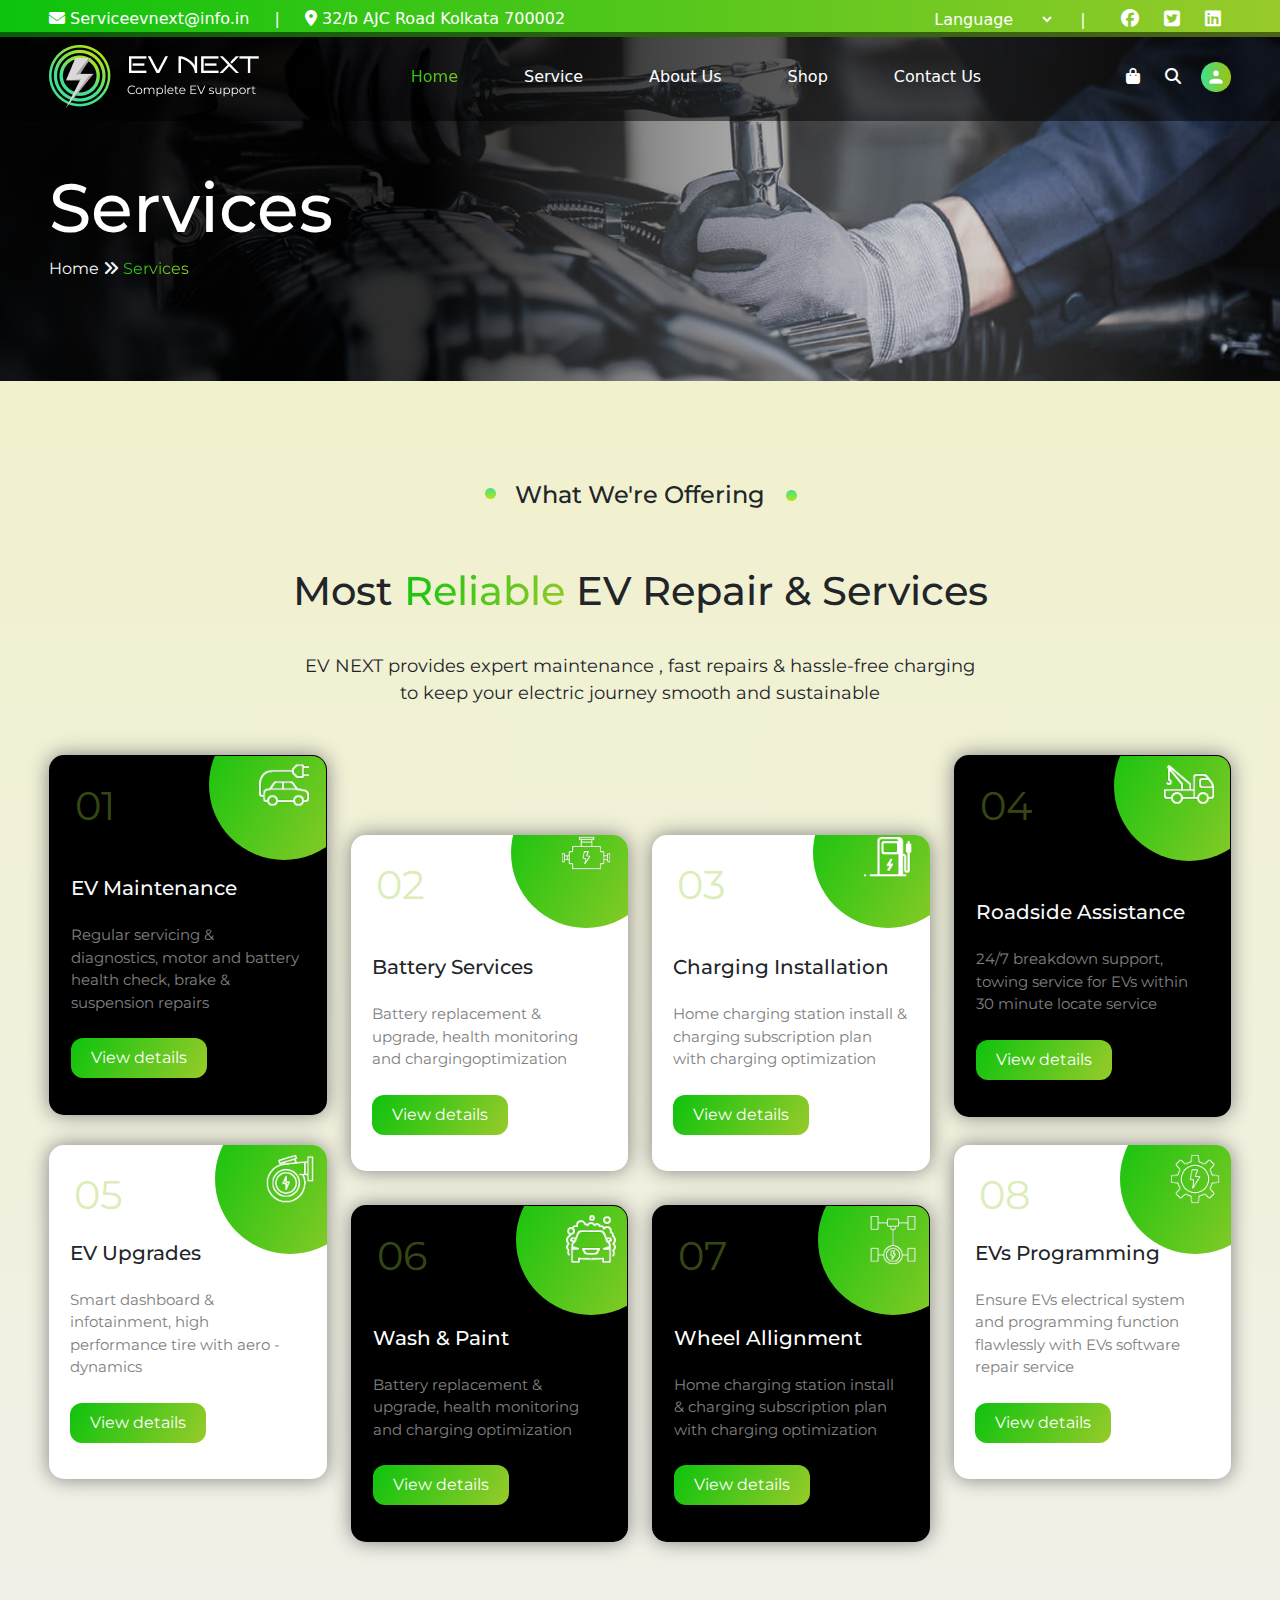
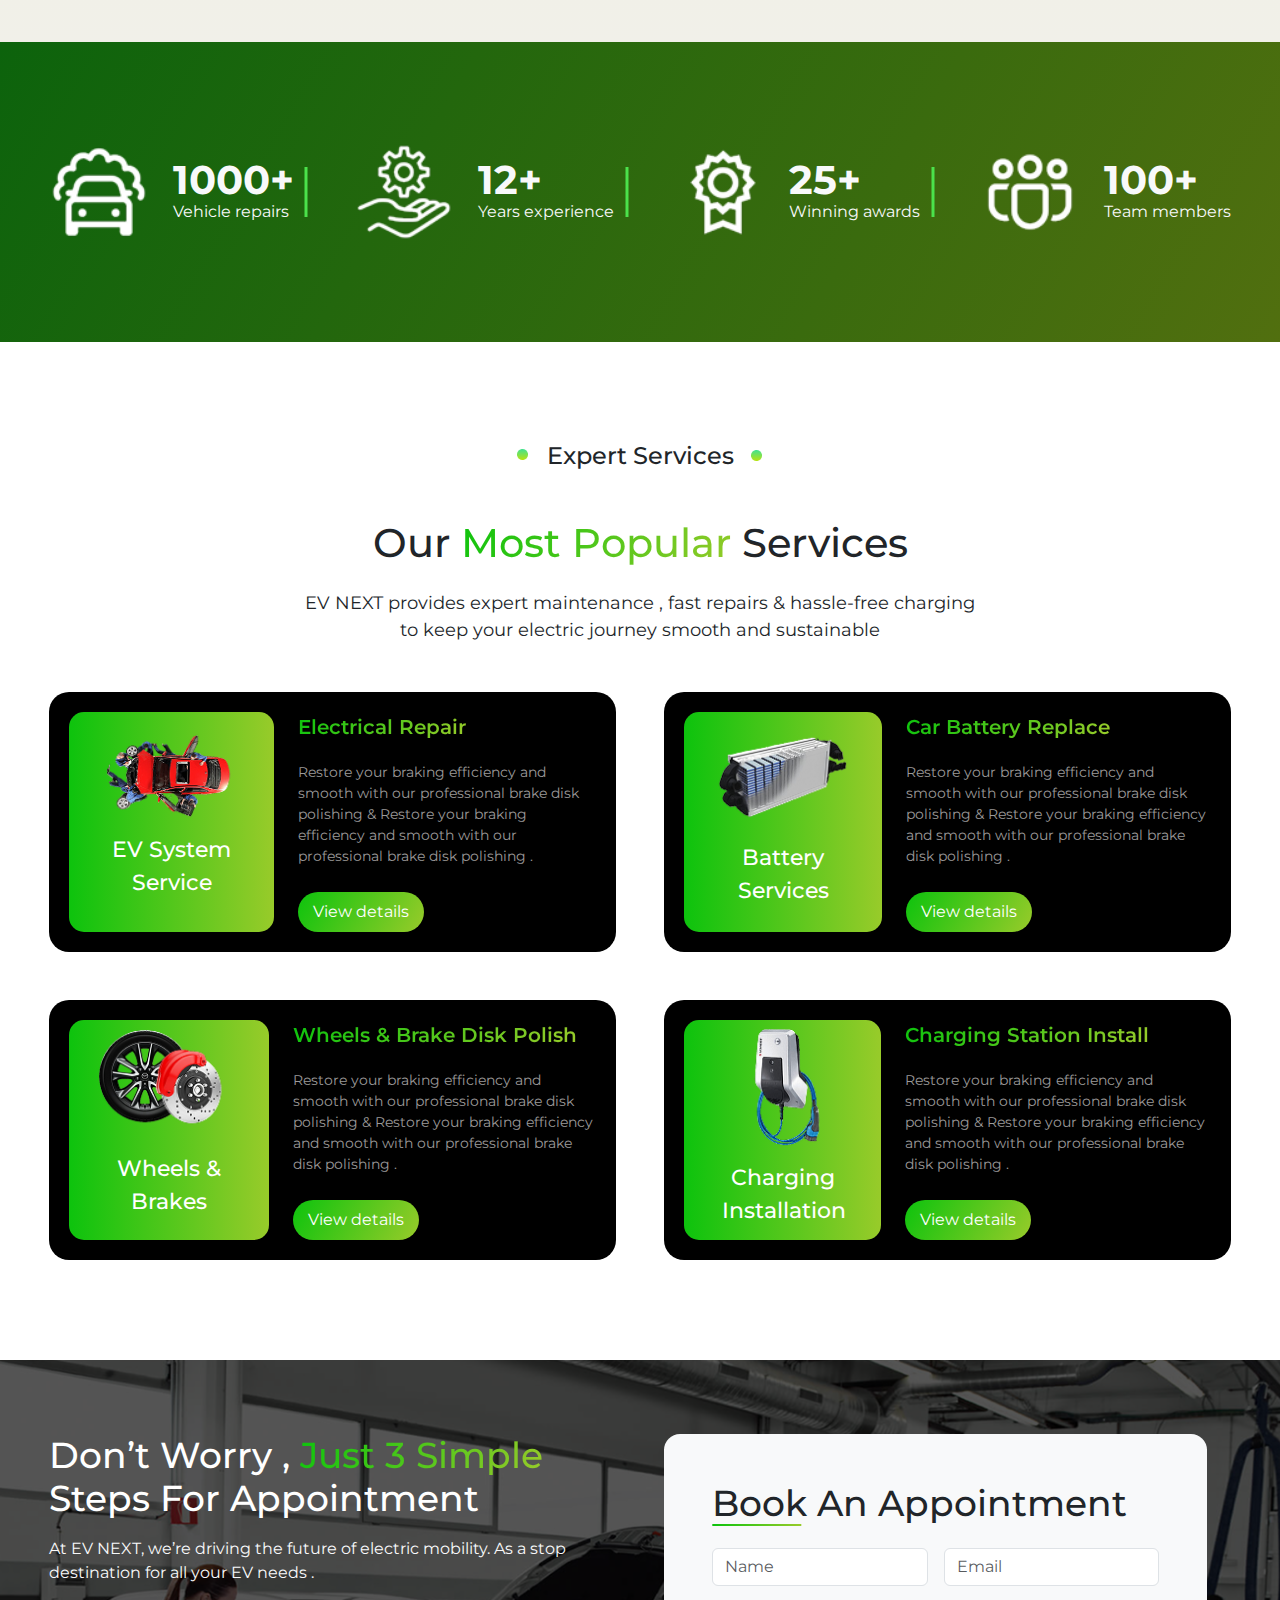
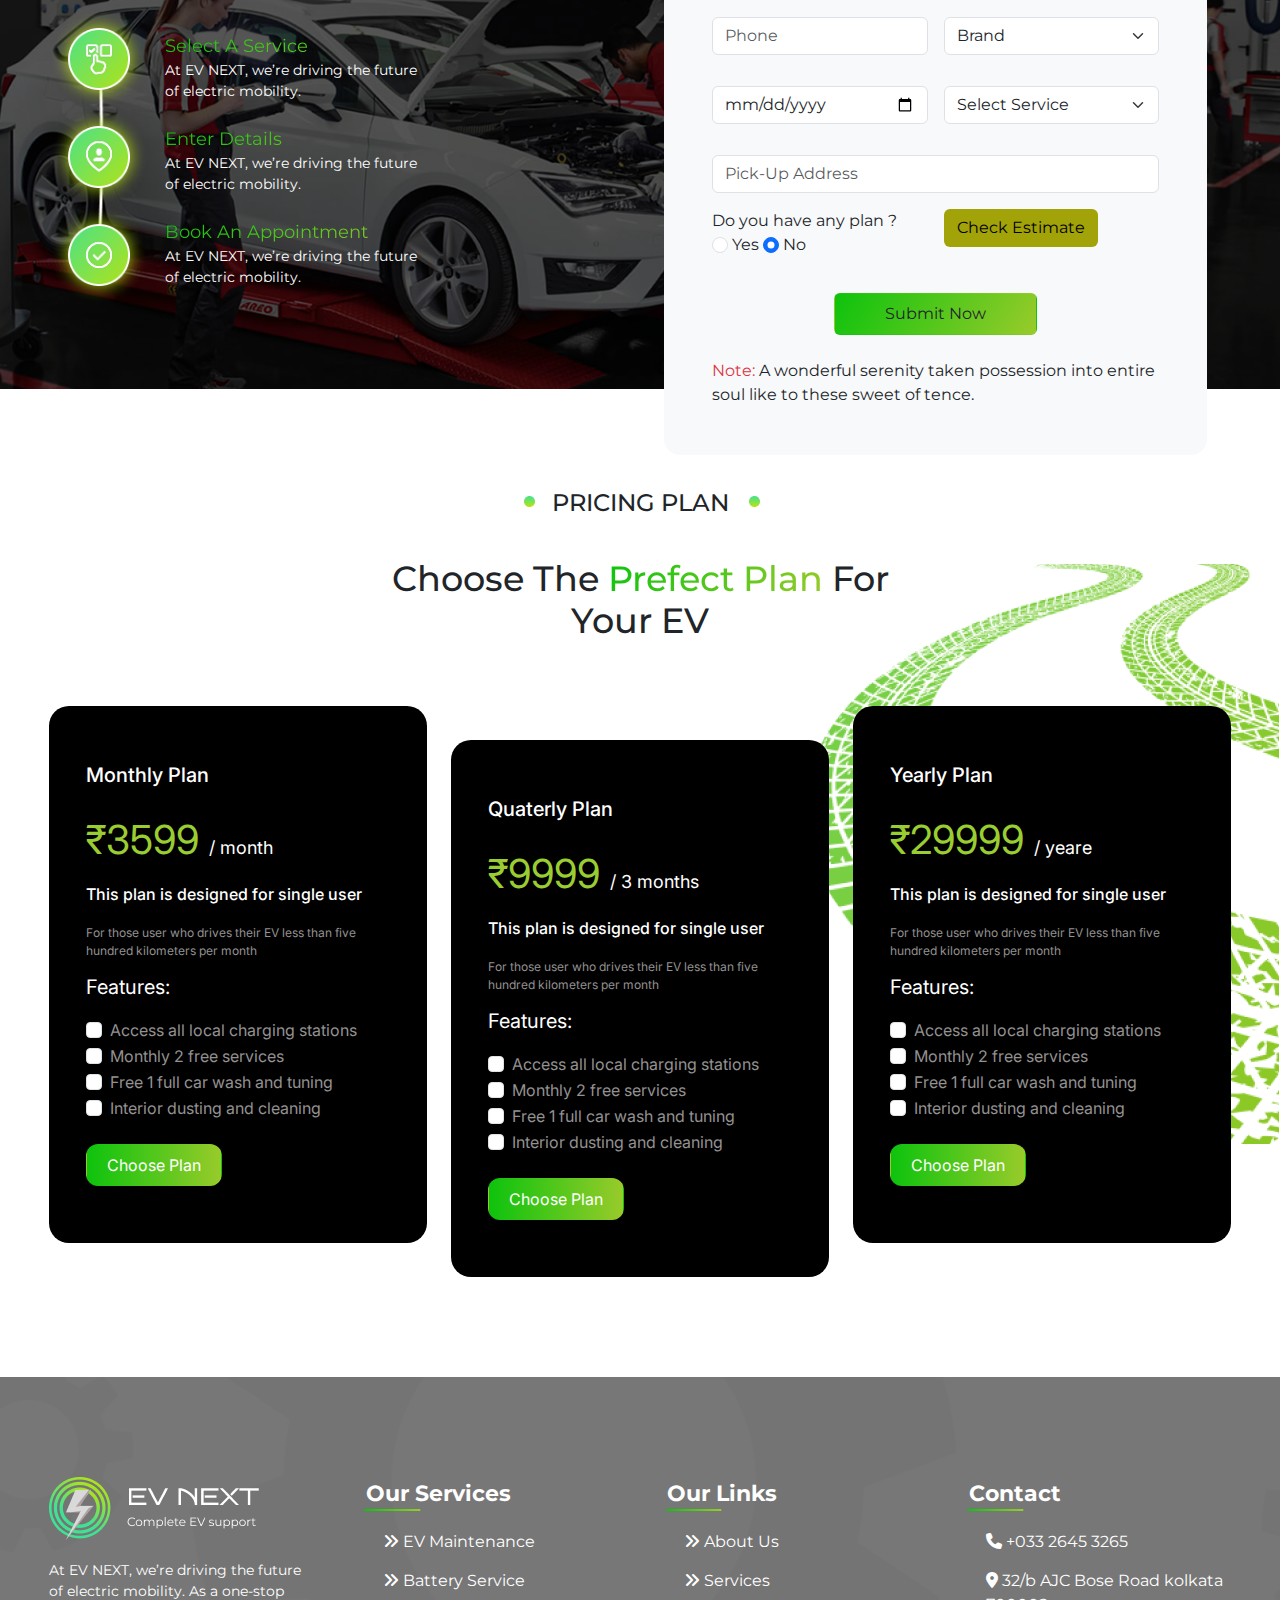
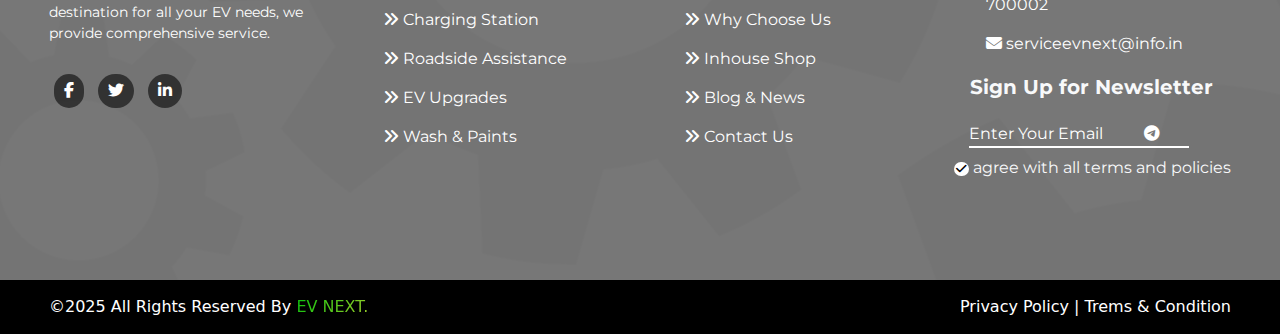
<file: service.html>
<!DOCTYPE html>
<html lang="en">
  <head>
    <meta charset="UTF-8" />
    <meta name="viewport" content="width=device-width, initial-scale=1.0" />
    <title>Service</title>
    <link rel="stylesheet" href="./bootstrap/css/bootstrap.min.css" />
    <link rel="stylesheet" href="./css/service.css" />
    <link
      rel="stylesheet"
      href="https://cdnjs.cloudflare.com/ajax/libs/font-awesome/6.7.2/css/all.min.css"
    />
  </head>
  <body>
    <header>
      <div class="topbar">
        <div class="container">
          <div class="maintop">
            <div class="lefttop">
              <a href="#">
                <i class="fa-solid fa-envelope"></i> Serviceevnext@info.in</a
              >
              <span class="top_span">|</span>
              <a href="#">
                <i class="fa-solid fa-location-dot"></i> 32/b AJC Road Kolkata
                700002</a
              >
            </div>
            <div class="righttop">
              <select>
                <option>Language</option>
                <option>English</option>
                <option>Hindi</option>
                <option>south korean</option>
              </select>
              <span class="top_span">|</span>
              <a href="#"><i class="fa-brands fa-facebook"></i></a>
              <a href="#"><i class="fa-brands fa-square-twitter"></i></a>
              <a href="#"><i class="fa-brands fa-linkedin"></i></a>
            </div>
          </div>
        </div>
      </div>
      <!-- navbar -->
      <nav class="navbar navbar-expand-lg">
        <div class="container">
          <a class="navbar-brand" href="#"
            ><img src="./images/logo.png" alt="logo"
          /></a>
          <button
            class="navbar-toggler"
            type="button"
            data-bs-toggle="collapse"
            data-bs-target="#navbarSupportedContent"
            aria-controls="navbarSupportedContent"
            aria-expanded="false"
            aria-label="Toggle navigation"
          >
            <span class="navbar-toggler-icon"></span>
          </button>
          <div class="collapse navbar-collapse" id="navbarSupportedContent">
            <ul class="navbar-nav mx-auto mb-2 mb-lg-0 navlist">
              <li class="nav-item">
                <a class="nav-link active" aria-current="page" href="./index.html">Home</a>
              </li>
              <li class="nav-item">
                <a class="nav-link" href="#">Service</a>
              </li>
              <li class="nav-item">
                <a class="nav-link" href="./aboutUs.html">About Us</a>
              </li>
              <li class="nav-item">
                <a class="nav-link" href="./shop.html">Shop</a>
              </li>
              <li class="nav-item">
                <a class="nav-link" href="./contact.html">Contact Us</a>
              </li>
            </ul>
            <div class="nav_icon">
              <a href="#"><i class="fa-solid fa-bag-shopping"></i></a>
              <a href="#"><i class="fa-solid fa-magnifying-glass"></i></a>
            </div>
            <div class="nav_icon2">
              <a href="#"><img src="./images/Group 355.png" alt="manicon" /></a>
            </div>
          </div>
        </div>
      </nav>
    </header>
    <main>
      <!-- banner -->
      <section class="banner">
        <div class="container">
          <div class="ban_text">
            <h1>Services</h1>
            <span class="text-light"
              >Home <i class="fa-solid fa-angles-right"></i> </span
            ><span class="ban_electric">Services</span>
          </div>
        </div>
      </section>
      <!-- service -->
      <section class="service">
        <div class="container">
          <h5>What We're Offering</h5>
          <h2>
            Most <span class="ban_electric">Reliable</span> EV Repair & Services
          </h2>
          <p class="ser_para">
            EV NEXT provides expert maintenance , fast repairs & hassle-free
            charging to keep your electric journey smooth and sustainable
          </p>

          <div class="row mt-5">
            <div class="col-sm-12 col-md-3">
              <div class="card ser_card1">
                <div class="card_row">
                  <div>
                    <p class="card_para">01</p>
                  </div>
                  <div class="card_image">
                    <img src="./images/Electric Vehicle.png" alt="vehicle" />
                  </div>
                </div>
                <div class="card-body">
                  <h4 class="card-title ser_hed fs-5 text-light mt-4">
                    EV Maintenance
                  </h4>
                  <p class="card-text cr_text pt-3 pb-4">
                    Regular servicing & diagnostics, motor and battery health
                    check, brake & suspension repairs
                  </p>
                  <a href="#" class="btn btn-primary">View details</a>
                </div>
              </div>
            </div>
            <div class="col-sm-12 col-md-3">
              <div class="card ser_card2">
                <div class="card_row">
                  <div>
                    <p class="card_para">02</p>
                  </div>
                  <div class="card_image">
                    <img src="./images/EV Battery.png" alt="battery" />
                  </div>
                </div>
                <div class="card-body">
                  <h4 class="card-title ser_hed fs-5 mt-4">Battery Services</h4>
                  <p class="card-text cr_text pt-3 pb-4">
                    Battery replacement & upgrade, health monitoring and
                    chargingoptimization
                  </p>
                  <a href="./batterySurvice.html" class="btn btn-primary">View details</a>
                </div>
              </div>
            </div>
            <div class="col-sm-12 col-md-3">
              <div class="card ser_card2">
                <div class="card_row">
                  <div>
                    <p class="card_para">03</p>
                  </div>
                  <div class="card_image">
                    <img
                      src="./images/Charging Station.png"
                      alt="caargingimg"
                    />
                  </div>
                </div>
                <div class="card-body">
                  <h4 class="card-title ser_hed fs-5 mt-4">
                    Charging Installation
                  </h4>
                  <p class="card-text cr_text pt-3 pb-4">
                    Home charging station install & charging subscription plan
                    with charging optimization
                  </p>
                  <a href="#" class="btn btn-primary">View details</a>
                </div>
              </div>
            </div>
            <div class="col-sm-12 col-md-3">
              <div class="card ser_card1">
                <div class="card_row">
                  <div>
                    <p class="card_para">04</p>
                  </div>
                  <div class="card_image">
                    <img src="./images/Tow Truck.png" alt="truckimg" />
                  </div>
                </div>
                <div class="card-body">
                  <h4 class="card-title ser_hed fs-5 text-light mt-5">
                    Roadside Assistance
                  </h4>
                  <p class="card-text cr_text pt-3 pb-4">
                    24/7 breakdown support, towing service for EVs within 30
                    minute locate service
                  </p>
                  <a href="#" class="btn btn-primary">View details</a>
                </div>
              </div>
            </div>
          </div>

          <div class="row mt-4">
            <div class="col-sm-12 col-md-3">
              <div class="card ser_card3">
                <div class="card_row">
                  <div>
                    <p class="card_para">05</p>
                  </div>
                  <div class="card_image1">
                    <img src="./images/Electric.png" alt="vehicle" />
                  </div>
                </div>
                <div class="card-body">
                  <h4 class="card-title ser_hed fs-5 text-dark">EV Upgrades</h4>
                  <p class="card-text cr_text pt-3 pb-4">
                    Smart dashboard & infotainment, high performance tire with
                    aero - dynamics
                  </p>
                  <a href="#" class="btn btn-primary">View details</a>
                </div>
              </div>
            </div>
            <div class="col-sm-12 col-md-3">
              <div class="card ser_card4">
                <div class="card_row">
                  <div>
                    <p class="card_para">06</p>
                  </div>
                  <div class="card_image1">
                    <img
                      src="./images/Automatic Car Wash (1).png"
                      alt="battery"
                    />
                  </div>
                </div>
                <div class="card-body">
                  <h4 class="card-title ser_hed fs-5 mt-4">Wash & Paint</h4>
                  <p class="card-text cr_text pt-3 pb-4">
                    Battery replacement & upgrade, health monitoring and
                    charging optimization
                  </p>
                  <a href="#" class="btn btn-primary">View details</a>
                </div>
              </div>
            </div>
            <div class="col-sm-12 col-md-3">
              <div class="card ser_card4">
                <div class="card_row">
                  <div>
                    <p class="card_para">07</p>
                  </div>
                  <div class="card_image1">
                    <img src="./images/EV System.png" alt="caargingimg" />
                  </div>
                </div>
                <div class="card-body">
                  <h4 class="card-title ser_hed fs-5 mt-4">Wheel Allignment</h4>
                  <p class="card-text cr_text pt-3 pb-4">
                    Home charging station install & charging subscription plan
                    with charging optimization
                  </p>
                  <a href="#" class="btn btn-primary">View details</a>
                </div>
              </div>
            </div>
            <div class="col-sm-12 col-md-3">
              <div class="card ser_card3">
                <div class="card_row">
                  <div>
                    <p class="card_para">08</p>
                  </div>
                  <div class="card_image1">
                    <img src="./images/EV Settings.png" alt="truckimg" />
                  </div>
                </div>
                <div class="card-body">
                  <h4 class="card-title ser_hed fs-5 text-dark">
                    EVs Programming
                  </h4>
                  <p class="card-text cr_text pt-3 pb-4">
                    Ensure EVs electrical system and programming function
                    flawlessly with EVs software repair service
                  </p>
                  <a href="#" class="btn btn-primary">View details</a>
                </div>
              </div>
            </div>
          </div>
        </div>
      </section>
      <!-- Team -->
      <section class="team">
        <div class="container">
          <div class="mainteam">
            <div class="team1">
              <div class="team2">
                <img src="./images/Automatic Car Wash.png" alt="car1" />
              </div>
              <div class="team3 text-light ms-4">
                <p class="team_text">1000+</p>
                <p>Vehicle repairs</p>
              </div>
            </div>
            <div class="team1">
              <div class="team2">
                <img src="./images/Service.png" alt="car2" />
              </div>
              <div class="team3 text-light ms-4">
                <p class="team_text">12+</p>
                <p>Years experience</p>
              </div>
            </div>
            <div class="team1">
              <div class="team2">
                <img src="./images/Prize.png" alt="car3" />
              </div>
              <div class="team3 text-light ms-3">
                <p class="team_text">25+</p>
                <p>Winning awards</p>
              </div>
            </div>
            <div class="team11">
              <div class="team2">
                <img src="./images/People.png" alt="car4" />
              </div>
              <div class="team3 text-light ms-4">
                <p class="team_text">100+</p>
                <p>Team members</p>
              </div>
            </div>
          </div>
        </div>
      </section>
      <!-- popular service -->
      <section class="popularService">
        <div class="container">
          <h5>Expert Services</h5>
          <h2>Our <span class="ban_electric">Most Popular </span> Services</h2>
          <p class="ser_para">
            EV NEXT provides expert maintenance , fast repairs & hassle-free
            charging to keep your electric journey smooth and sustainable
          </p>
          <div class="row gx-5 mt-5">
            <div class="col-sm-12 col-md-6">
              <div class="mainpopuser">
                <div class="popuser1">
                  <div>
                    <img
                      src="./images/png-transparent-group-of-men-repairing-red-vehicle-illustration-car-mercedes-benz-automobile-repair-shop-auto-mechanic-customer-service-auto-parts-vehicle-car-dealership-maintenance-removebg-preview 1.png"
                      alt="car"
                    />
                  </div>
                  <p class="popuser_para">EV System Service</p>
                </div>
                <div class="popuser2 ms-4">
                  <span class="ban_electric fs-5 fw-semibold"
                    >Electrical Repair</span
                  >
                  <p>
                    Restore your braking efficiency and smooth with our
                    professional brake disk polishing & Restore your braking
                    efficiency and smooth with our professional brake disk
                    polishing .
                  </p>
                  <a href="#">View details</a>
                </div>
              </div>
            </div>
            <div class="col-sm-12 col-md-6">
              <div class="mainpopuser">
                <div class="popuser1 popuser11">
                  <div>
                    <img
                      src="./images/png-transparent-electric-vehicle-car-tesla-motors-tesla-model-s-nissan-leaf-automotive-battery-car-vehicle-electricity-thumbnail-removebg-preview 1.png"
                      alt="battery"
                    />
                  </div>
                  <p class="popuser_para">Battery Services</p>
                </div>
                <div class="popuser2 ms-4">
                  <span class="ban_electric fs-5 fw-semibold"
                    >Car Battery Replace</span
                  >
                  <p>
                    Restore your braking efficiency and smooth with our
                    professional brake disk polishing & Restore your braking
                    efficiency and smooth with our professional brake disk
                    polishing .
                  </p>
                  <a href="#">View details</a>
                </div>
              </div>
            </div>
          </div>

          <div class="row gx-5 mt-5">
            <div class="col-sm-12 col-md-6">
              <div class="mainpopuser">
                <div class="popuser1 popuser11">
                  <div>
                    <img src="./images/Group 520 (3).png" alt="car" />
                  </div>
                  <p class="popuser_para">Wheels & Brakes</p>
                </div>
                <div class="popuser2 ms-4">
                  <span class="ban_electric fs-5 fw-semibold"
                    >Wheels & Brake Disk Polish</span
                  >
                  <p>
                    Restore your braking efficiency and smooth with our
                    professional brake disk polishing & Restore your braking
                    efficiency and smooth with our professional brake disk
                    polishing .
                  </p>
                  <a href="#">View details</a>
                </div>
              </div>
            </div>
            <div class="col-sm-12 col-md-6">
              <div class="mainpopuser">
                <div class="popuser1 popuser12">
                  <div>
                    <img
                      src="./images/png-clipart-electric-vehicle-car-charging-station-mennekes-tesla-model-s-car-car-vehicle-removebg-preview 1.png"
                      alt="battery"
                    />
                  </div>
                  <p class="popuser_para">Charging Installation</p>
                </div>
                <div class="popuser2 ms-4">
                  <span class="ban_electric fs-5 fw-semibold"
                    >Charging Station Install</span
                  >
                  <p>
                    Restore your braking efficiency and smooth with our
                    professional brake disk polishing & Restore your braking
                    efficiency and smooth with our professional brake disk
                    polishing .
                  </p>
                  <a href="#">View details</a>
                </div>
              </div>
            </div>
          </div>
        </div>
      </section>
      <!-- Appointment -->
      <section class="appointment">
        <div class="container">
          <div class="row g-0 position-relative">
            <div class="col-md-6 p-4 ps-md-0">
              <h3 class="mt-0">
                Don’t Worry ,
                <span class="ban_electric"> Just 3 Simple</span> Steps For
                Appointment
              </h3>
              <p class="text-light mt-3">
                At EV NEXT, we’re driving the future of electric mobility. As a
                stop destination for all your EV needs .
              </p>
              <div class="mainappointment mt-4">
                <div class="appoileft me-3">
                  <img src="./images/Group 520 (1).png" alt="groupimg" />
                </div>
                <div class="appoiright">
                  <div class="mt-4">
                    <p class="appoi_para">Select A Service</p>
                    <p class="appoi_para2">
                      At EV NEXT, we’re driving the future of electric mobility.
                    </p>
                  </div>
                  <div class="mt-4">
                    <p class="appoi_para">Enter Details</p>
                    <p class="appoi_para2">
                      At EV NEXT, we’re driving the future of electric mobility.
                    </p>
                  </div>
                  <div class="mt-4">
                    <p class="appoi_para">Book An Appointment</p>
                    <p class="appoi_para2">
                      At EV NEXT, we’re driving the future of electric mobility.
                    </p>
                  </div>
                </div>
              </div>
            </div>
            <div
              class="col-md-6 mb-md-0 p-md-4  appoiright"
            >
             <div class="appoiright1 bg-light rounded-4 p-5">
              <h3 class="appoi_hed text-dark">Book An Appointment</h3>
              <form class="row g-3">
                <div class="col-md-6">
                  <input
                    type="text"
                    class="form-control"
                    id="name"
                    placeholder="Name"
                  />
                  <p class="error nameErr"></p>
                </div>
                <div class="col-md-6">
                  <input
                    type="email"
                    class="form-control"
                    id="mail"
                    placeholder="Email"
                  />
                   <p class="error mailErr"></p>
                </div>
                <div class="col-md-6">
                  <input
                    type="number"
                    class="form-control"
                    id="ph"
                    placeholder="Phone"
                  />
                   <p class="error phoneErr"></p>
                </div>
                <div class="col-md-6">
                  <select id="inputState" class="form-select">
                    <option selected>Brand</option>
                    <option>...</option>
                  </select>
                </div>
                <div class="col-md-6">
                  <input
                    type="date"
                    class="form-control"
                    id="inputdate"
                    placeholder="dd/mm/yyy"
                  />
                </div>
                <div class="col-md-6">
                  <select id="inputState" class="form-select">
                    <option selected>Select Service</option>
                    <option>...</option>
                  </select>
                </div>
                <div class="col-12">
                  <input
                    type="text"
                    class="form-control"
                    id="inputAddress"
                    placeholder="Pick-Up Address"
                  />
                </div>

                <div class="col-md-6">
                  <p>Do you have any plan ?</p>
                  <input
                    class="form-check-input"
                    type="radio"
                    name="gridRadios"
                    id="gridRadios1"
                    value="option1"
                    checked
                  />
                  <label class="form-check-label" for="gridRadios1">
                    Yes
                  </label>

                  <input
                    class="form-check-input"
                    type="radio"
                    name="gridRadios"
                    id="gridRadios1"
                    value="option1"
                    checked
                  />
                  <label class="form-check-label" for="gridRadios1"> No </label>
                </div>
                <div class="col-6 form_col">
                  <button type="submit" class="btn">Check Estimate</button>
                </div>
                <div class="col-12 text-center form_col2">
                  <button type="submit" class="btn">Submit Now</button>
                </div>
              </form>
              <div class="mt-4">
                <p>
                  <span class="text-danger">Note:</span> A wonderful serenity
                  taken possession into entire soul like to these sweet of
                  tence.
                </p>
              </div>
            </div>
            </div>
          </div>
        </div>
      </section>
      <!-- Pricing Plan -->
      <section class="pricingplan">
        <div class="container">
          <h4>PRICING PLAN</h4>
          <h2>
            Choose The <span class="ban_electric">Prefect Plan</span> For Your
            EV
          </h2>
          <div class="row mt-5">
            <div class="col-sm-12 col-md-4">
              <div class="card pricplan_card mt-3">
                <div class="card-body">
                  <h5 class="card-title">Monthly Plan</h5>
                  <p class="pric_para">
                    &#8377;3599 <span class="pricplan_span">/ month</span>
                  </p>

                  <h6>This plan is designed for single user</h6>
                  <p class="card-text pric_para2">
                    For those user who drives their EV less than five hundred
                    kilometers per month
                  </p>
                  <p class="mb-3 fs-5">Features:</p>
                  <div class="form-check">
                    <input
                      class="form-check-input"
                      type="checkbox"
                      id="gridCheck"
                    />
                    <label class="form-check-label pric_redio" for="gridCheck">
                      Access all local charging stations
                    </label>
                  </div>
                  <div class="form-check">
                    <input
                      class="form-check-input"
                      type="checkbox"
                      id="gridCheck"
                    />
                    <label class="form-check-label pric_redio" for="gridCheck">
                      Monthly 2 free services
                    </label>
                  </div>
                  <div class="form-check">
                    <input
                      class="form-check-input"
                      type="checkbox"
                      id="gridCheck"
                    />
                    <label class="form-check-label pric_redio" for="gridCheck">
                      Free 1 full car wash and tuning
                    </label>
                  </div>
                  <div class="form-check">
                    <input
                      class="form-check-input"
                      type="checkbox"
                      id="gridCheck"
                    />
                    <label class="form-check-label pric_redio" for="gridCheck">
                      Interior dusting and cleaning
                    </label>
                  </div>
                  <div class="pricplanbt mt-4">
                    <a href="#" class="btn">Choose Plan</a>
                  </div>
                </div>
              </div>
            </div>
            <div class="col-sm-12 col-md-4">
              <div class="card pricplan_card pric_card">
                <div class="card-body">
                  <h5 class="card-title">Quaterly Plan</h5>
                  <p class="pric_para">
                    &#8377;9999 <span class="pricplan_span">/ 3 months</span>
                  </p>

                  <h6>This plan is designed for single user</h6>
                  <p class="card-text pric_para2">
                    For those user who drives their EV less than five hundred
                    kilometers per month
                  </p>
                  <p class="mb-3 fs-5">Features:</p>
                  <div class="form-check">
                    <input
                      class="form-check-input"
                      type="checkbox"
                      id="gridCheck"
                    />
                    <label class="form-check-label pric_redio" for="gridCheck">
                      Access all local charging stations
                    </label>
                  </div>
                  <div class="form-check">
                    <input
                      class="form-check-input"
                      type="checkbox"
                      id="gridCheck"
                    />
                    <label class="form-check-label pric_redio" for="gridCheck">
                      Monthly 2 free services
                    </label>
                  </div>
                  <div class="form-check">
                    <input
                      class="form-check-input"
                      type="checkbox"
                      id="gridCheck"
                    />
                    <label class="form-check-label pric_redio" for="gridCheck">
                      Free 1 full car wash and tuning
                    </label>
                  </div>
                  <div class="form-check">
                    <input
                      class="form-check-input"
                      type="checkbox"
                      id="gridCheck"
                    />
                    <label class="form-check-label pric_redio" for="gridCheck">
                      Interior dusting and cleaning
                    </label>
                  </div>
                  <div class="pricplanbt mt-4">
                    <a href="#" class="btn">Choose Plan</a>
                  </div>
                </div>
              </div>
            </div>
            <div class="col-sm-12 col-md-4 mt-3">
              <div class="card pricplan_card">
                <div class="card-body">
                  <h5 class="card-title">Yearly Plan</h5>
                  <p class="pric_para">
                    &#8377;29999 <span class="pricplan_span">/ yeare</span>
                  </p>

                  <h6>This plan is designed for single user</h6>
                  <p class="card-text pric_para2">
                    For those user who drives their EV less than five hundred
                    kilometers per month
                  </p>
                  <p class="mb-3 fs-5">Features:</p>
                  <div class="form-check">
                    <input
                      class="form-check-input"
                      type="checkbox"
                      id="gridCheck"
                    />
                    <label class="form-check-label pric_redio" for="gridCheck">
                      Access all local charging stations
                    </label>
                  </div>
                  <div class="form-check">
                    <input
                      class="form-check-input"
                      type="checkbox"
                      id="gridCheck"
                    />
                    <label class="form-check-label pric_redio" for="gridCheck">
                      Monthly 2 free services
                    </label>
                  </div>
                  <div class="form-check">
                    <input
                      class="form-check-input"
                      type="checkbox"
                      id="gridCheck"
                    />
                    <label class="form-check-label pric_redio" for="gridCheck">
                      Free 1 full car wash and tuning
                    </label>
                  </div>
                  <div class="form-check">
                    <input
                      class="form-check-input"
                      type="checkbox"
                      id="gridCheck"
                    />
                    <label class="form-check-label pric_redio" for="gridCheck">
                      Interior dusting and cleaning
                    </label>
                  </div>
                  <div class="pricplanbt mt-4">
                    <a href="#" class="btn">Choose Plan</a>
                  </div>
                </div>
              </div>
            </div>
          </div>
        </div>
      </section>
    </main>
      <!-- footer -->
    <div class="footer">
      <div class="container">
        <div class="  row row-cols-1 row-cols-sm-2 row-cols-md-4 mainfooter">
          <div class="col fot1">
            <span
              ><a href="#"><img src="./images/logo.png" alt="fotlogo" /></a
            ></span>
            <p>
              At EV NEXT, we’re driving the future of electric mobility. As a
              one-stop destination for all your EV needs, we provide
              comprehensive service.
            </p>
            <div class="fot_icon">
              <a href="#"><i class="fa-brands fa-facebook-f"></i></a>
              <a href="#"><i class="fa-brands fa-twitter"></i></a>
              <a href="#"><i class="fa-brands fa-linkedin-in"></i></a>
            </div>
          </div>
          <div class="col foot2">
            <p>Our Services</p>
            <ul>
              <li>
                <a href="#"
                  ><i class="fa-solid fa-angles-right"></i> EV Maintenance</a
                >
              </li>
              <li>
                <a href="#"
                  ><i class="fa-solid fa-angles-right"></i> Battery Service</a
                >
              </li>
              <li>
                <a href="#"
                  ><i class="fa-solid fa-angles-right"></i> Charging Station</a
                >
              </li>
              <li>
                <a href="#"
                  ><i class="fa-solid fa-angles-right"></i> Roadside
                  Assistance</a
                >
              </li>
              <li>
                <a href="#"
                  ><i class="fa-solid fa-angles-right"></i> EV Upgrades</a
                >
              </li>
              <li>
                <a href="#"
                  ><i class="fa-solid fa-angles-right"></i> Wash & Paints</a
                >
              </li>
            </ul>
          </div>
          <div class="col foot2">
            <p>Our Links</p>
            <ul>
              <li>
                <a href="#"><i class="fa-solid fa-angles-right"></i> About Us</a>
              </li>
              <li>
                <a href="#"><i class="fa-solid fa-angles-right"></i> Services</a>
              </li>
              <li>
                <a href="#"
                  ><i class="fa-solid fa-angles-right"></i> Why Choose Us</a
                >
              </li>
              <li>
                <a href="#"
                  ><i class="fa-solid fa-angles-right"></i> Inhouse Shop</a
                >
              </li>
              <li>
                <a href="#"
                  ><i class="fa-solid fa-angles-right"></i> Blog & News</a
                >
              </li>
              <li>
                <a href="#"
                  ><i class="fa-solid fa-angles-right"></i> Contact Us</a
                >
              </li>
            </ul>
          </div>
          <div class="col foot2">
            <p>Contact</p>
            <ul>
              <li>
                <a href="#"><i class="fa-solid fa-phone"></i> +033 2645 3265</a>
              </li>
              <li>
                <a href="#"
                  ><i class="fa-solid fa-location-dot"></i> 32/b AJC Bose Road
                  kolkata 700002</a
                >
              </li>
              <li>
                <a href="#"
                  ><i class="fa-solid fa-envelope"></i> serviceevnext@info.in</a
                >
              </li>
            </ul>
            <span class="fs-5 text-light ms-3 fw-bold"
              >Sign Up for Newsletter</span
            >
            <form class="fot_form">
               <span class="fot_tele"><i class="fa-brands fa-telegram"></i></span>
              <input
                class="fot_input"
                type="email"
                id="mail"
                value="Enter Your Email"
              />
            </form>
             <div class="fot_correct mt-2 text-light">
              <span><i class="fa-solid fa-check fot_check"></i> agree with all terms and policies</span>
            </div>
          </div>
        </div>
      </div>
    </div>
    <div class="last_fot">
      <div class="container">
        <div class="last_fot2">
          <div>
            <p>
              &#169;2025 All Rights Reserved By
              <span class="ban_electric">EV NEXT.</span>
            </p>
          </div>
          <div>
            <a href="#">Privacy Policy | Trems & Condition</a>
          </div>
        </div>
      </div>
    </div>

    <script
      src="https://cdn.jsdelivr.net/npm/@popperjs/core@2.11.8/dist/umd/popper.min.js"
      integrity="sha384-I7E8VVD/ismYTF4hNIPjVp/Zjvgyol6VFvRkX/vR+Vc4jQkC+hVqc2pM8ODewa9r"
      crossorigin="anonymous"
    ></script>
    <script src="./bootstrap/js/bootstrap.min.js"></script>
     <script src="https://ajax.googleapis.com/ajax/libs/jquery/3.7.1/jquery.min.js"></script>
    <script src="./js/service.js"></script>
  </body>
</html>
</file>
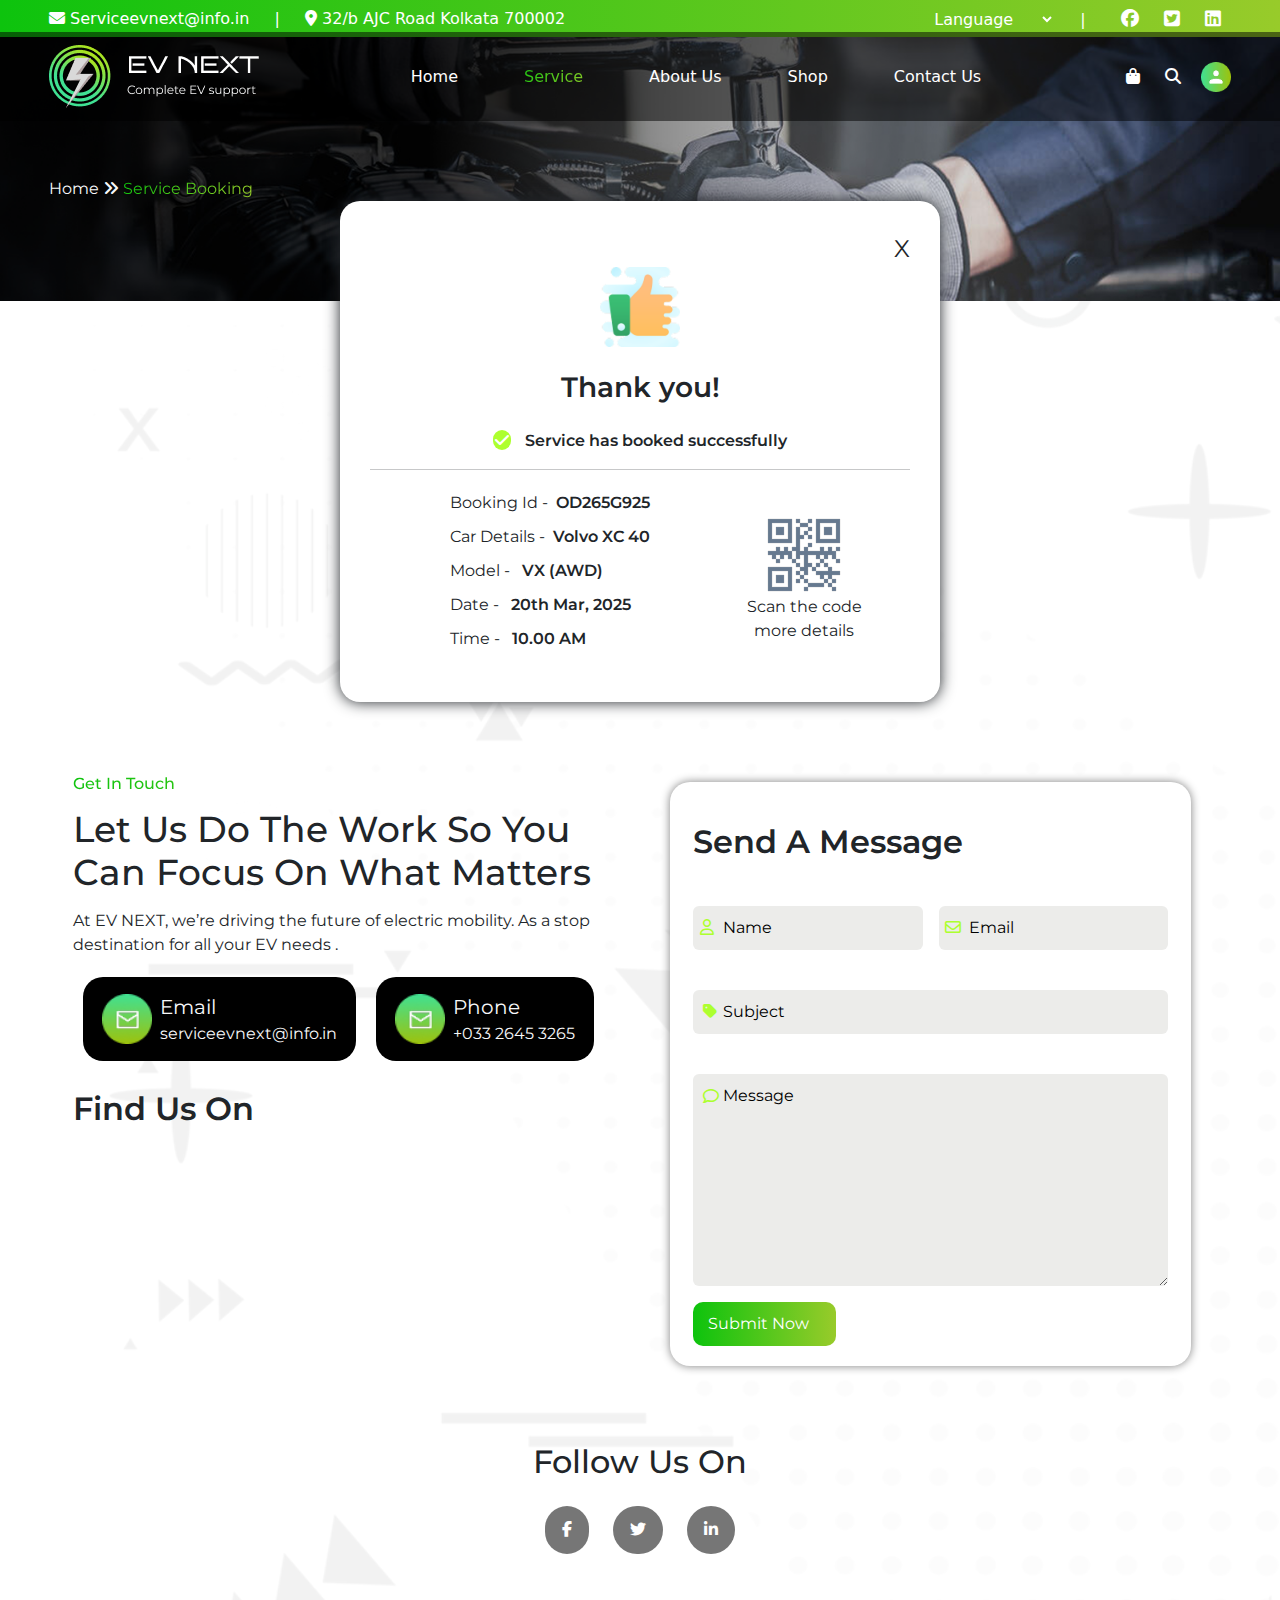
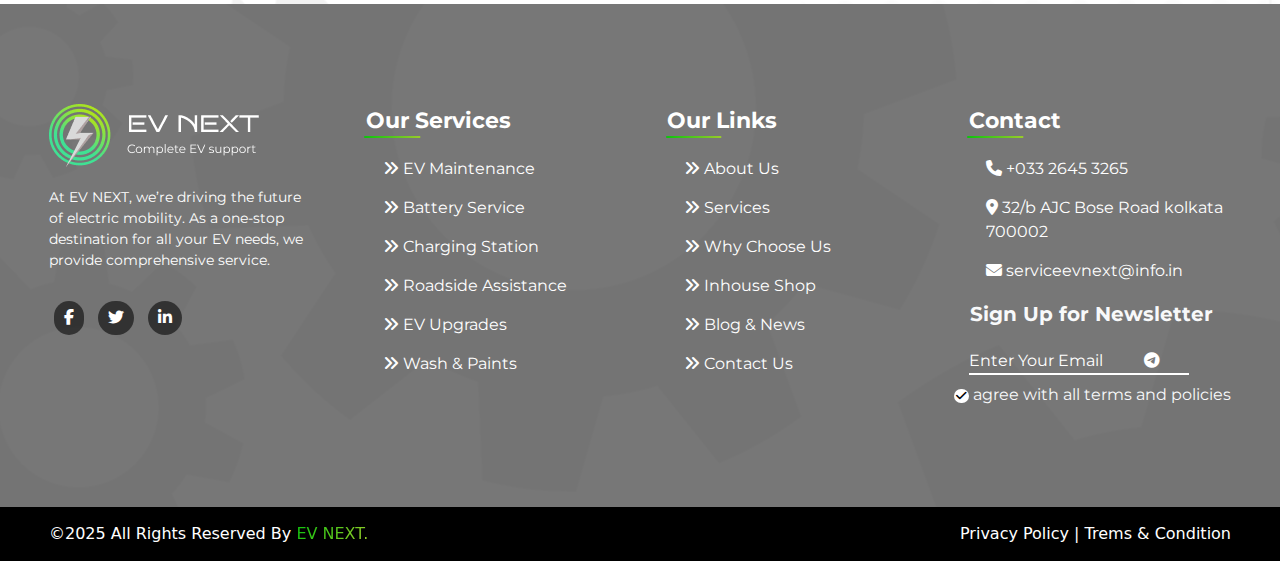
<file: serviceBooking.html>
<!DOCTYPE html>
<html lang="en">
<head>
    <meta charset="UTF-8">
    <meta name="viewport" content="width=device-width, initial-scale=1.0">
    <title>Service Booking</title>
     <link rel="stylesheet" href="./bootstrap/css/bootstrap.min.css" />
    <link rel="stylesheet" href="./css/serviceBooking.css" />
    <link
      rel="stylesheet"
      href="https://cdnjs.cloudflare.com/ajax/libs/font-awesome/6.7.2/css/all.min.css"
    />
</head>
<body>
     <header>
      <div class="topbar">
        <div class="container">
          <div class="maintop">
            <div class="lefttop">
              <a href="#">
                <i class="fa-solid fa-envelope"></i> Serviceevnext@info.in</a
              >
              <span class="top_span">|</span>
              <a href="#">
                <i class="fa-solid fa-location-dot"></i> 32/b AJC Road Kolkata
                700002</a
              >
            </div>
            <div class="righttop">
              <select>
                <option>Language</option>
                <option>English</option>
                <option>Hindi</option>
                <option>south korean</option>
              </select>
              <span class="top_span">|</span>
              <a href="#"><i class="fa-brands fa-facebook"></i></a>
              <a href="#"><i class="fa-brands fa-square-twitter"></i></a>
              <a href="#"><i class="fa-brands fa-linkedin"></i></a>
            </div>
          </div>
        </div>
      </div>
      <!-- navbar -->
      <nav class="navbar navbar-expand-lg">
        <div class="container">
          <a class="navbar-brand" href="#"
            ><img src="./images/logo.png" alt="logo"
          /></a>
          <button
            class="navbar-toggler"
            type="button"
            data-bs-toggle="collapse"
            data-bs-target="#navbarSupportedContent"
            aria-controls="navbarSupportedContent"
            aria-expanded="false"
            aria-label="Toggle navigation"
          >
            <span class="navbar-toggler-icon"></span>
          </button>
          <div class="collapse navbar-collapse" id="navbarSupportedContent">
            <ul class="navbar-nav mx-auto mb-2 mb-lg-0 navlist">
              <li class="nav-item">
                <a class="nav-link" aria-current="page" href="index.html">Home</a>
              </li>
              <li class="nav-item">
                <a class="nav-link  active" href="./service.html">Service</a>
              </li>
              <li class="nav-item">
                <a class="nav-link" href="./aboutUs.html">About Us</a>
              </li>
              <li class="nav-item">
                <a class="nav-link" href="./shop.html">Shop</a>
              </li>
              <li class="nav-item">
                <a class="nav-link" href="./contact.html">Contact Us</a>
              </li>
            </ul>
            <div class="nav_icon">
              <a href="#"><i class="fa-solid fa-bag-shopping"></i></a>
              <a href="#"><i class="fa-solid fa-magnifying-glass"></i></a>
            </div>
            <div class="nav_icon2">
              <a href="#"><img src="./images/Group 355.png" alt="manicon" /></a>
            </div>
          </div>
        </div>
      </nav>
    </header>
    <main>
      <!-- banner -->
      <section class="banner">
        <div class="container">
          <div class="ban_text">
            <span class="text-light"
              >Home <i class="fa-solid fa-angles-right"></i> </span
            ><a href="#" class="ban_electric">Service Booking</a>
          </div>
        </div>
      </section>
       <!-- Focus -->
      <section class="focus">
        <div class="container">
          <div class="focusmain">
            <p class="text-end fs-4">X</p>
           <div class="focusmain_img text-center">
            <img src="./images/Facebook Like.png" alt="like">
           </div>
           <div class="text-center">
           <h3 class=" fw-semibold my-4">Thank you!</h3>
           <span class=" fw-semibold"><i class="fa-solid fa-check focusmain_icon"></i> Service has booked successfully</span>
           </div>
           <hr>
           <div class="focusmain1">
            <div class="focusid">
              <ul>
                <li>Booking Id - <span class="idspan fw-semibold ms-1">OD265G925</span></li>
                <li>Car Details - <span class="idspan fw-semibold ms-1">Volvo XC 40 </span></li>
               <li>Model - <span class="idspan fw-semibold ms-2">VX (AWD)</span></li>
                <li>Date - <span class="idspan fw-semibold ms-2">20th Mar, 2025</span></li>
                 <li>Time - <span class="idspan fw-semibold ms-2">10.00 AM</span></li>
              </ul>
            </div>
            <div class="focus_scan text-center">
              <div class="focus_scimg">
              <img src="./images/Qr Code.png" alt="QR code">
              </div>
              <p>Scan the code<br>more details</p>
            </div>
           </div>
          </div>



          <div class="row g-0 position-relative mt-5">
            <div class="col-md-6 mb-md-0 p-md-4">
              <div class="focus_left">
                <h6>Get In Touch</h6>
                <h2>Let Us Do The Work So You Can Focus On What Matters</h2>
                <p>
                  At EV NEXT, we’re driving the future of electric mobility. As
                  a stop destination for all your EV needs .
                </p>

                <div class="focusleftmain">
                  <div class="focusleft1">
                    <div class="focuslogo">
                      <img src="./images/Group 520 (2).png" alt="focuslogo" />
                    </div>
                    <div class="focuspara text-light">
                      <p class="fs-5">Email</p>
                      <p>serviceevnext@info.in</p>
                    </div>
                  </div>
                  <div class="focusleft2">
                    <div class="focuslogo">
                      <img src="./images/Group 520 (2).png" alt="focuslogo" />
                    </div>
                    <div class="focuspara text-light">
                      <p class="fs-5">Phone</p>
                      <p>+033 2645 3265</p>
                    </div>
                  </div>
                </div>
                <p class="fs-2 fw-semibold mt-4">Find Us On</p>
                <div class="mt-4">
                 <iframe src="https://www.google.com/maps/embed?pb=!1m18!1m12!1m3!1d224346.54004883842!2d77.04417347155065!3d28.52725273882469!2m3!1f0!2f0!3f0!3m2!1i1024!2i768!4f13.1!3m3!1m2!1s0x390cfd5b347eb62d%3A0x52c2b7494e204dce!2sNew%20Delhi%2C%20Delhi!5e0!3m2!1sen!2sin!4v1747414511100!5m2!1sen!2sin" class="focus_map"  allowfullscreen="" loading="lazy" referrerpolicy="no-referrer-when-downgrade"></iframe>
                </div>
              </div>
            </div>
            <div class="col-md-6 p-5 ps-md-0 focus_col">
              <div class="row g-3 focus_row">
                <p class="fs-2 fw-semibold">Send A Message</p>
                <div class="col-md-6">
                  <span class="focus_icon"><i class="fa-regular fa-user"></i></span>
                  <input
                    type="text"
                    class="form-control form_con"
                    id="name"
                    placeholder="Name"
                    aria-label="First name"
                  />
                  <p class="error nameErr"></p>
                </div>
                <div class="col-md-6">
                   <span class="focus_icon"><i class="fa-regular fa-envelope"></i></span>
                  <input
                    type="text"
                    class="form-control form_con"
                    id="mail"
                    placeholder="Email"
                    aria-label="email"
                  />
                  <p class="error mailErr"></p>
                </div>
                 <div class="col-md-12">
                  <span class="focus_icon2"><i class="fa-solid fa-tag"></i></span>
                  <input
                    type="text"
                    class="form-control form_con"
                    placeholder="Subject"
                    id="sub"
                    aria-label="subject"
                  />
                  <p class="error subErr"></p>
                </div>
               <div class="col-md-12">
                <span class="focus_icon3"><i class="fa-regular fa-comment"></i></span>
                 <textarea id="msg"  class="form-control form_con" placeholder="Message" rows="8" cols="50"></textarea>
                 <p class="error msgErr"></p>
               </div>
               <div class="focusbt">
               <a href="#">Submit Now</a>
                </div>
            </div>
            </div>
          </div>
          <p class=" follow_para fs-2 mt-4">Follow Us On</p>
        <div class="follow_icon">
            <a href="#"><i class="fa-brands fa-facebook-f"></i></a>
            <a href="#"><i class="fa-brands fa-twitter"></i></a>
            <a href="#"><i class="fa-brands fa-linkedin-in"></i></a>
        </div>
        </div>
      </section>
    </main>
    <!-- footer -->
    <div class="footer">
      <div class="container">
        <div class="  row row-cols-1 row-cols-sm-2 row-cols-md-4 mainfooter">
          <div class="col fot1">
            <span
              ><a href="#"><img src="./images/logo.png" alt="fotlogo" /></a
            ></span>
            <p>
              At EV NEXT, we’re driving the future of electric mobility. As a
              one-stop destination for all your EV needs, we provide
              comprehensive service.
            </p>
            <div class="fot_icon">
              <a href="#"><i class="fa-brands fa-facebook-f"></i></a>
              <a href="#"><i class="fa-brands fa-twitter"></i></a>
              <a href="#"><i class="fa-brands fa-linkedin-in"></i></a>
            </div>
          </div>
          <div class="col foot2">
            <p>Our Services</p>
            <ul>
              <li>
                <a href="#"
                  ><i class="fa-solid fa-angles-right"></i> EV Maintenance</a
                >
              </li>
              <li>
                <a href="#"
                  ><i class="fa-solid fa-angles-right"></i> Battery Service</a
                >
              </li>
              <li>
                <a href="#"
                  ><i class="fa-solid fa-angles-right"></i> Charging Station</a
                >
              </li>
              <li>
                <a href="#"
                  ><i class="fa-solid fa-angles-right"></i> Roadside
                  Assistance</a
                >
              </li>
              <li>
                <a href="#"
                  ><i class="fa-solid fa-angles-right"></i> EV Upgrades</a
                >
              </li>
              <li>
                <a href="#"
                  ><i class="fa-solid fa-angles-right"></i> Wash & Paints</a
                >
              </li>
            </ul>
          </div>
          <div class="col foot2">
            <p>Our Links</p>
            <ul>
              <li>
                <a href="#"><i class="fa-solid fa-angles-right"></i> About Us</a>
              </li>
              <li>
                <a href="#"><i class="fa-solid fa-angles-right"></i> Services</a>
              </li>
              <li>
                <a href="#"
                  ><i class="fa-solid fa-angles-right"></i> Why Choose Us</a
                >
              </li>
              <li>
                <a href="#"
                  ><i class="fa-solid fa-angles-right"></i> Inhouse Shop</a
                >
              </li>
              <li>
                <a href="#"
                  ><i class="fa-solid fa-angles-right"></i> Blog & News</a
                >
              </li>
              <li>
                <a href="#"
                  ><i class="fa-solid fa-angles-right"></i> Contact Us</a
                >
              </li>
            </ul>
          </div>
          <div class="col foot2">
            <p>Contact</p>
            <ul>
              <li>
                <a href="#"><i class="fa-solid fa-phone"></i> +033 2645 3265</a>
              </li>
              <li>
                <a href="#"
                  ><i class="fa-solid fa-location-dot"></i> 32/b AJC Bose Road
                  kolkata 700002</a
                >
              </li>
              <li>
                <a href="#"
                  ><i class="fa-solid fa-envelope"></i> serviceevnext@info.in</a
                >
              </li>
            </ul>
            <span class="fs-5 text-light ms-3 fw-bold"
              >Sign Up for Newsletter</span
            >
            <form class="fot_form">
               <span class="fot_tele"><i class="fa-brands fa-telegram"></i></span>
              <input
                class="fot_input"
                type="email"
                id="mail"
                value="Enter Your Email"
              />
            </form>
             <div class="fot_correct mt-2 text-light">
              <span><i class="fa-solid fa-check fot_check"></i> agree with all terms and policies</span>
            </div>
          </div>
        </div>
      </div>
    </div>
    <div class="last_fot">
      <div class="container">
        <div class="last_fot2">
          <div>
            <p>
              &#169;2025 All Rights Reserved By
              <span class="ban_electric">EV NEXT.</span>
            </p>
          </div>
          <div>
            <a href="#">Privacy Policy | Trems & Condition</a>
          </div>
        </div>
      </div>
    </div>

     <script
      src="https://cdn.jsdelivr.net/npm/@popperjs/core@2.11.8/dist/umd/popper.min.js"
      integrity="sha384-I7E8VVD/ismYTF4hNIPjVp/Zjvgyol6VFvRkX/vR+Vc4jQkC+hVqc2pM8ODewa9r"
      crossorigin="anonymous"
    ></script>
    <script src="./bootstrap/js/bootstrap.min.js"></script>
     <script src="https://ajax.googleapis.com/ajax/libs/jquery/3.7.1/jquery.min.js"></script>
    <script src="./js/contact.js"></script>
</body>
</html>
</file>
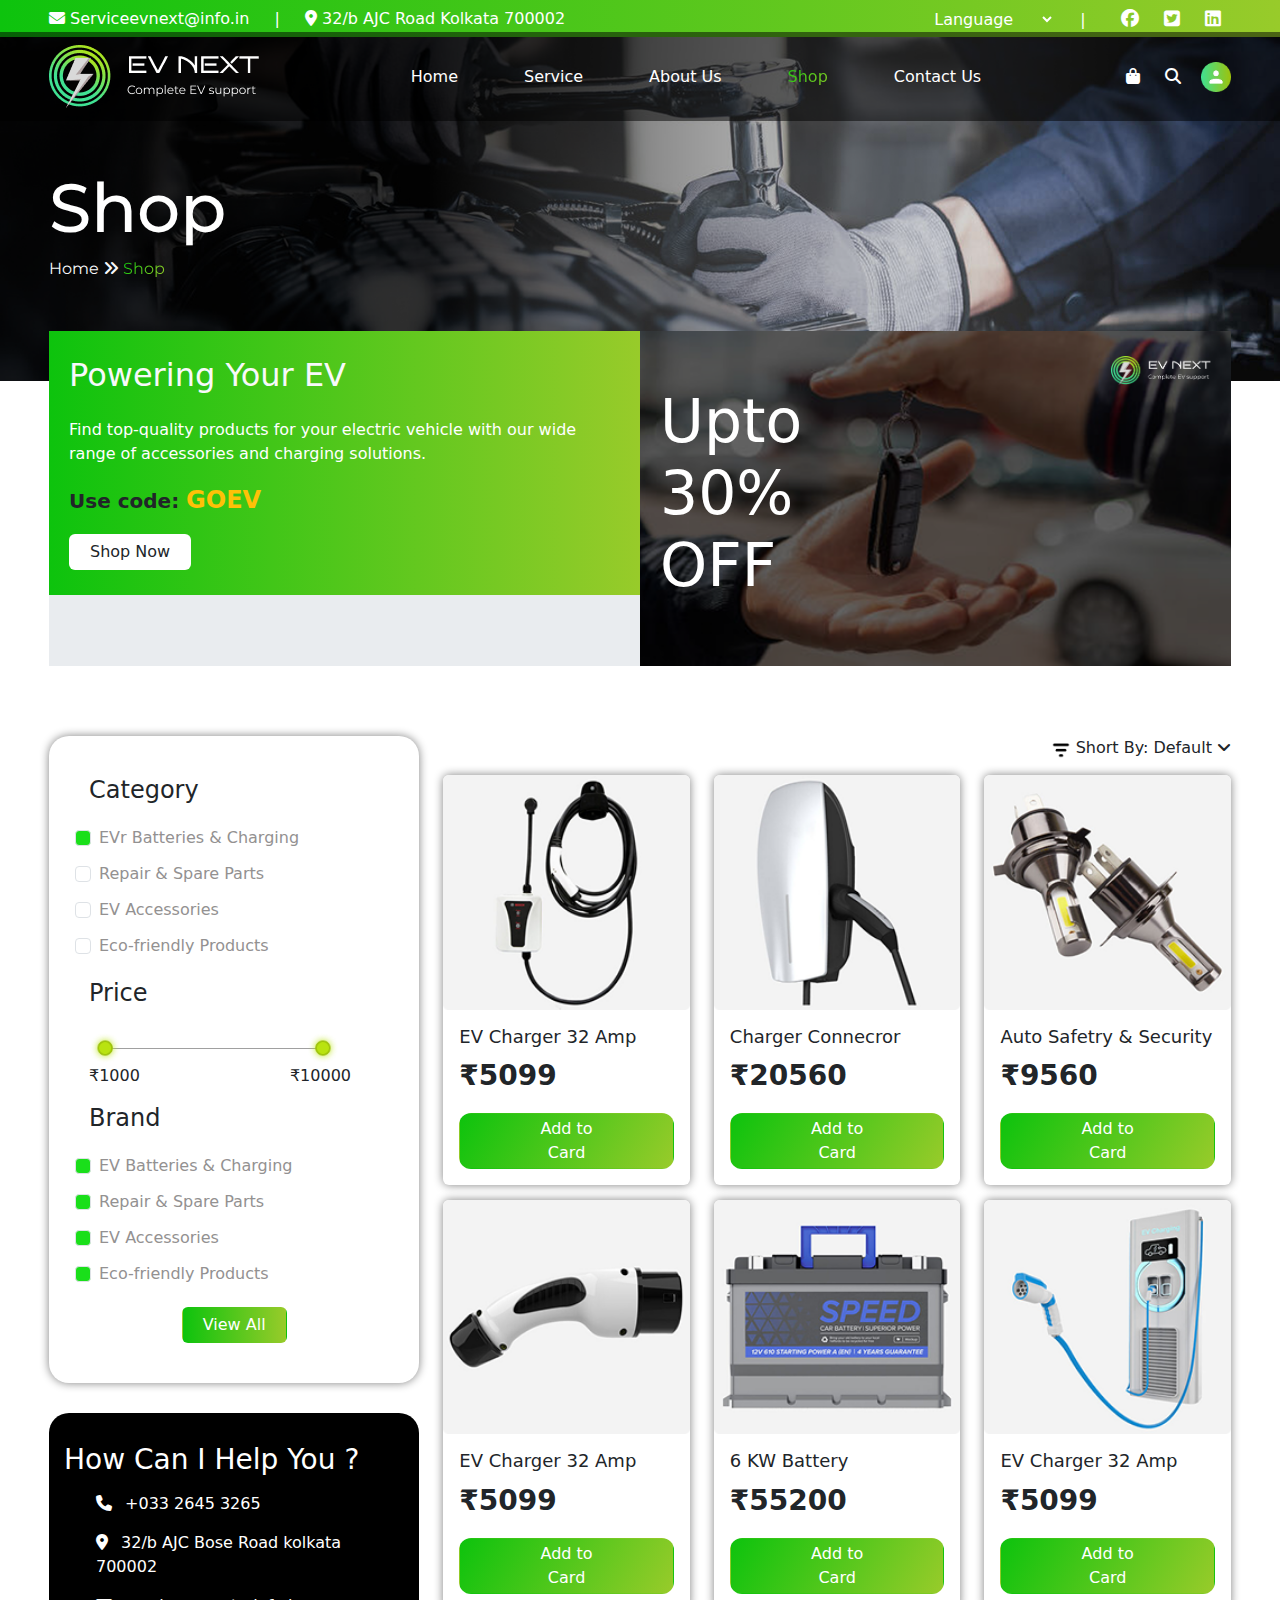
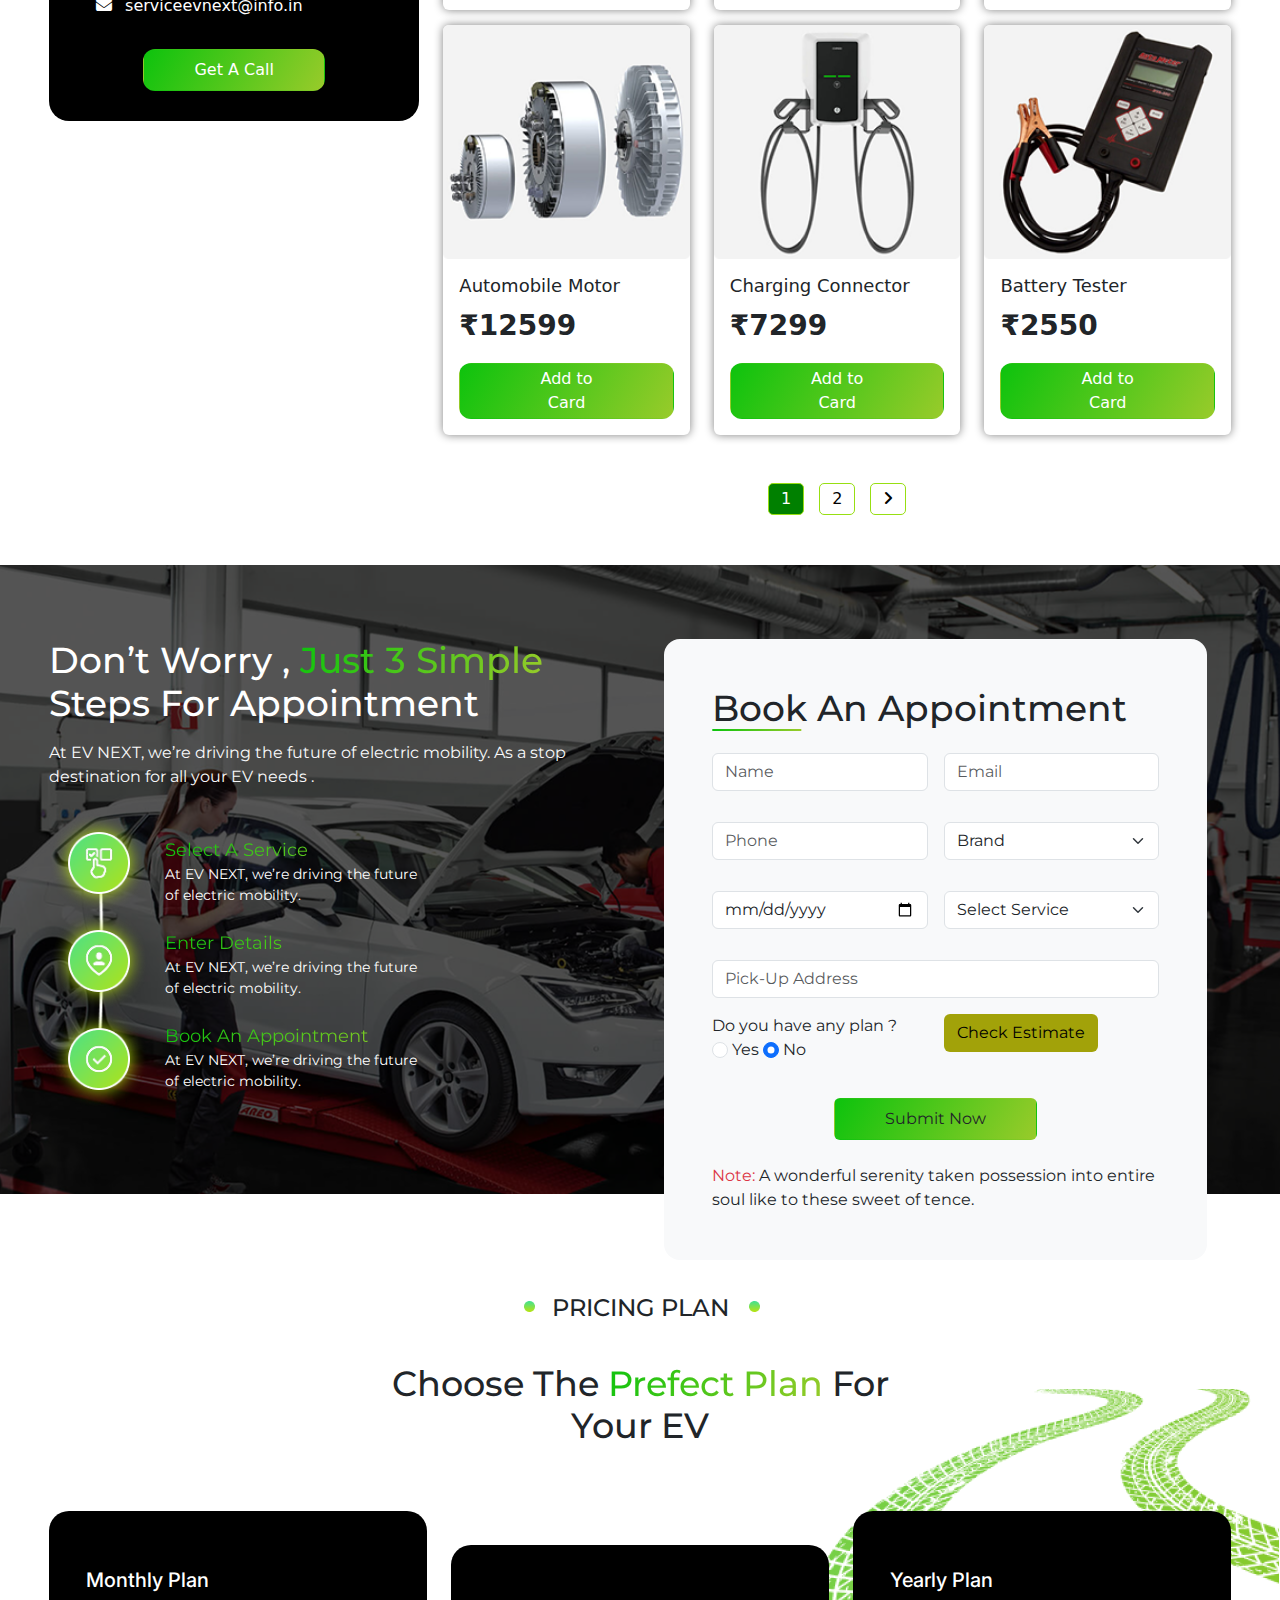
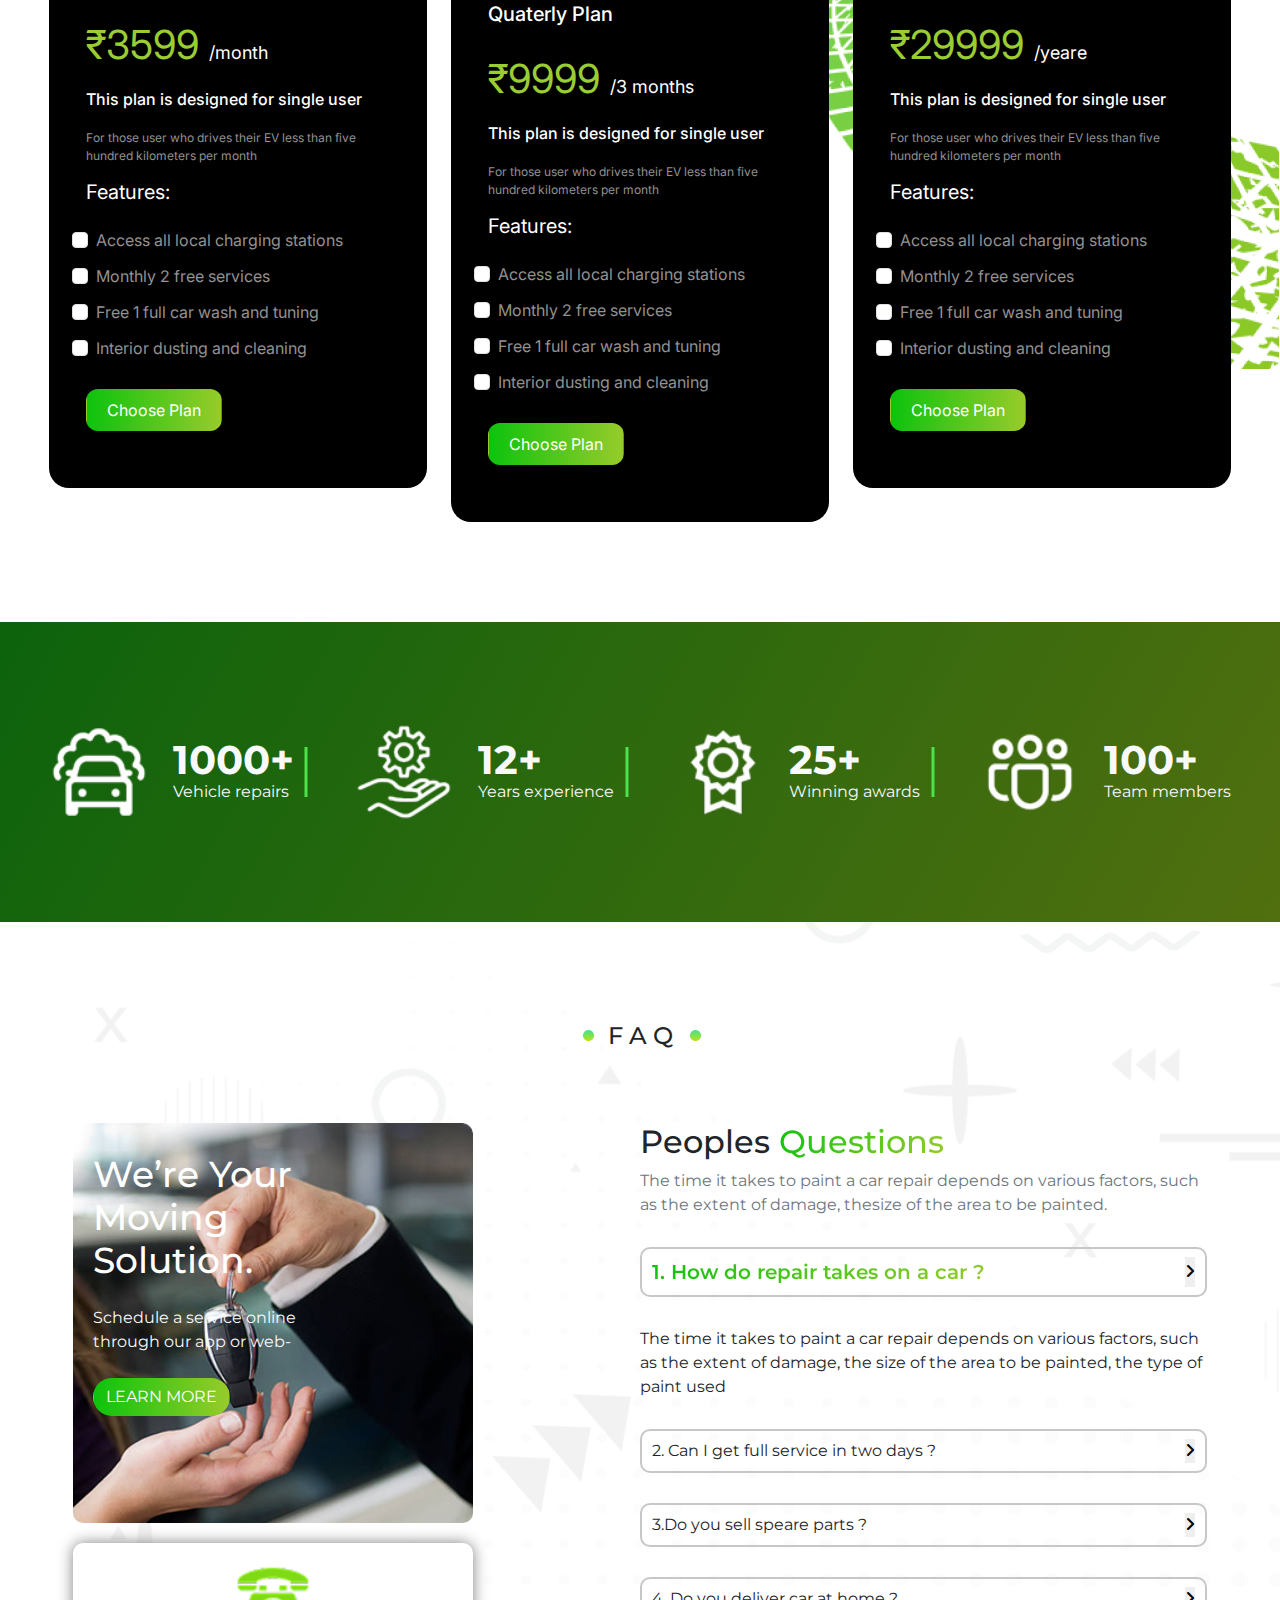
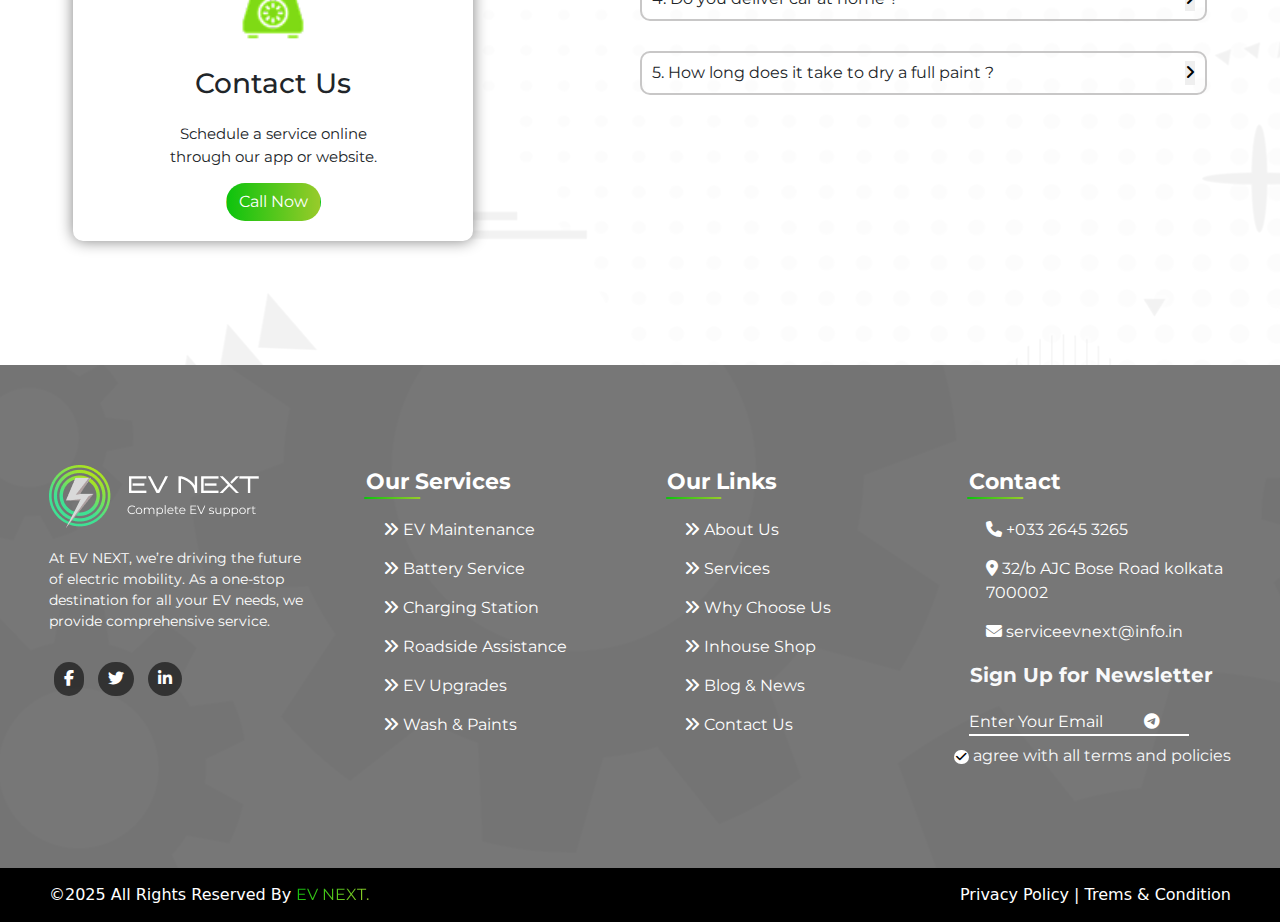
<file: shop.html>
<!DOCTYPE html>
<html lang="en">
  <head>
    <meta charset="UTF-8" />
    <meta name="viewport" content="width=device-width, initial-scale=1.0" />
    <title>Shop</title>
    <link rel="stylesheet" href="./bootstrap/css/bootstrap.min.css" />
    <link rel="stylesheet" href="./css/shop.css" />
    <link
      rel="stylesheet"
      href="https://cdnjs.cloudflare.com/ajax/libs/font-awesome/6.7.2/css/all.min.css"
    />
  </head>
  <body>
    <header>
      <div class="topbar">
        <div class="container">
          <div class="maintop">
            <div class="lefttop">
              <a href="#">
                <i class="fa-solid fa-envelope"></i> Serviceevnext@info.in</a
              >
              <span class="top_span">|</span>
              <a href="#">
                <i class="fa-solid fa-location-dot"></i> 32/b AJC Road Kolkata
                700002</a
              >
            </div>
            <div class="righttop">
              <select>
                <option>Language</option>
                <option>English</option>
                <option>Hindi</option>
                <option>south korean</option>
              </select>
              <span class="top_span">|</span>
              <a href="#"><i class="fa-brands fa-facebook"></i></a>
              <a href="#"><i class="fa-brands fa-square-twitter"></i></a>
              <a href="#"><i class="fa-brands fa-linkedin"></i></a>
            </div>
          </div>
        </div>
      </div>
      <!-- navbar -->
      <nav class="navbar navbar-expand-lg">
        <div class="container">
          <a class="navbar-brand" href="#"
            ><img src="./images/logo.png" alt="logo"
          /></a>
          <button
            class="navbar-toggler toggler"
            type="button"
            data-bs-toggle="collapse"
            data-bs-target="#navbarSupportedContent"
            aria-controls="navbarSupportedContent"
            aria-expanded="false"
            aria-label="Toggle navigation"
          >
            <span class="navbar-toggler-icon"></span>
          </button>
          <div class="collapse navbar-collapse nav_coll" id="navbarSupportedContent">
            <ul class="navbar-nav mx-auto mb-2 mb-lg-0 navlist">
              <li class="nav-item">
                <a class="nav-link" aria-current="page" href="./index.html">Home</a>
              </li>
              <li class="nav-item">
                <a class="nav-link" href="./service.html">Service</a>
              </li>
              <li class="nav-item">
                <a class="nav-link" href="./aboutUs.html">About Us</a>
              </li>
              <li class="nav-item">
                <a class="nav-link  active" href="#">Shop</a>
              </li>
              <li class="nav-item">
                <a class="nav-link" href="./contact.html">Contact Us</a>
              </li>
            </ul>
            <div class="nav_icon">
              <a href="#"><i class="fa-solid fa-bag-shopping"></i></a>
              <a href="#"><i class="fa-solid fa-magnifying-glass"></i></a>
            </div>
            <div class="nav_icon2">
              <a href="#"><img src="./images/Group 355.png" alt="manicon" /></a>
            </div>
          </div>
        </div>
      </nav>
    </header>
    <main>
      <!-- banner -->
      <section class="banner">
        <div class="container">
          <div class="ban_text">
            <h1>Shop</h1>
            <span class="text-light"
              >Home <i class="fa-solid fa-angles-right"></i> </span
            ><a href="#" class="ban_electric">Shop</a>
          </div>
        </div>
      </section>
      <!-- Powering -->
      <section class="powering">
        <div class="container">
          <div class="mainpowering">
            <div class="row g-0 bg-body-secondary position-relative">
              <div class="col-md-6">
                <div class="poweringleft">
                  <h2 class="text-light">Powering Your EV</h2>
                  <p class="powerleft_para1 py-3">
                    Find top-quality products for your electric vehicle with our
                    wide range of accessories and charging solutions.
                  </p>
                  <p class="fs-5 fw-semibold mb-3">
                    Use code: <span class="text-warning fs-4">GOEV</span>
                  </p>
                  <a href="#" class="btn">Shop Now</a>
                </div>
              </div>
              <div class="col-md-6">
                <div class="poweringright">
                  <div class="text-end">
                    <span><img src="./images/logo.png" alt="logo" /></span>
                  </div>
                  <h3 class="mt-0">Upto 30% OFF</h3>
                </div>
              </div>
            </div>
          </div>
        </div>
      </section>
      <!-- Categories -->
      <section class="category">
        <div class="container">
          <div class="maincategory">
            <div>
              <div class="category1">
                <form>
                  <h4 class="mb-3">Category</h4>
                  <div class="form-check">
                    <input
                      class="form-check-input cate_check"
                      type="checkbox"
                      id="gridCheck"
                    />
                    <label class="form-check-label pric_redio" for="gridCheck">
                      EVr Batteries & Charging
                    </label>
                  </div>
                  <div class="form-check">
                    <input
                      class="form-check-input"
                      type="checkbox"
                      id="gridCheck"
                    />
                    <label class="form-check-label pric_redio" for="gridCheck">
                      Repair & Spare Parts
                    </label>
                  </div>
                  <div class="form-check">
                    <input
                      class="form-check-input"
                      type="checkbox"
                      id="gridCheck"
                    />
                    <label class="form-check-label pric_redio" for="gridCheck">
                      EV Accessories
                    </label>
                  </div>
                  <div class="form-check">
                    <input
                      class="form-check-input"
                      type="checkbox"
                      id="gridCheck"
                    />
                    <label class="form-check-label pric_redio" for="gridCheck">
                      Eco-friendly Products
                    </label>
                  </div>
                  <h4 class="mt-3 mb-4">Price</h4>
                  <span
                    ><img src="./images/Group 521 (2).png" alt="range"
                  /></span>
                  <div class="d-flex">
                    <div>&#8377;1000</div>
                    <div class="priceone">&#8377;10000</div>
                  </div>
                  <h4 class="my-3">Brand</h4>
                  <div class="form-check">
                    <input
                      class="form-check-input cate_check"
                      type="checkbox"
                      id="gridCheck"
                    />
                    <label class="form-check-label pric_redio" for="gridCheck">
                      EV Batteries & Charging
                    </label>
                  </div>
                  <div class="form-check">
                    <input
                      class="form-check-input cate_check"
                      type="checkbox"
                      id="gridCheck"
                    />
                    <label class="form-check-label pric_redio" for="gridCheck">
                      Repair & Spare Parts
                    </label>
                  </div>
                  <div class="form-check">
                    <input
                      class="form-check-input cate_check"
                      type="checkbox"
                      id="gridCheck"
                    />
                    <label class="form-check-label pric_redio" for="gridCheck">
                      EV Accessories
                    </label>
                  </div>
                  <div class="form-check">
                    <input
                      class="form-check-input cate_check"
                      type="checkbox"
                      id="gridCheck"
                    />
                    <label class="form-check-label pric_redio" for="gridCheck">
                      Eco-friendly Products
                    </label>
                  </div>
                </form>
                <div class="text-center mt-3">
                  <a href="#" class="btn">View All</a>
                </div>
              </div>
              <div class="category2">
                <h3>How Can I Help You ?</h3>
                <ul>
                  <li>
                    <a href="#"
                      ><i class="fa-solid fa-phone me-2"></i> +033 2645 3265</a
                    >
                  </li>
                  <li>
                    <a href="#"
                      ><i class="fa-solid fa-location-dot me-2"></i> 32/b AJC
                      Bose Road kolkata 700002</a
                    >
                  </li>
                  <li>
                    <a href="#"
                      ><i class="fa-solid fa-envelope me-2"></i>
                      serviceevnext@info.in</a
                    >
                  </li>
                </ul>
                <div class="text-center">
                  <a href="#" class="btn">Get A Call</a>
                </div>
              </div>
            </div>

            <div class="leftcategory ms-4">
              <div class="filter text-end">
              <span><img src="./images/filter_svgrepo.com.png" alt="fil"> Short By: Default <i class="fa-solid fa-angle-down"></i></span>
              </div>
              <div class="row">
                <div class="col-sm-12 col-md-4">
                  <div class="card category_card">
                    <div class="laftcate_img">
                    <img src="./images/01-1-470x520.png" class="card-img-top" alt="charger" />
                    </div>
                    <div class="card-body">
                      <h5 class="card-title">EV Charger 32 Amp</h5>
                      <p class="card-text fs-3 fw-semibold">
                        &#8377;5099
                      </p>
                      <div class="leftcate_bt mt-3">
                      <a href="#" class="btn">Add to Card</a>
                      </div>
                    </div>
                  </div>
                </div>
                <div class="col-sm-12 col-md-4">
                  <div class="card category_card">
                    <div class="laftcate_img">
                    <img src="./images/03-1-470x520.png" class="card-img-top" alt="charger2" />
                    </div>
                    <div class="card-body">
                      <h5 class="card-title">Charger Connecror</h5>
                      <p class="card-text fs-3 fw-semibold">
                        &#8377;20560
                      </p>
                      <div class="leftcate_bt mt-3">
                      <a href="#" class="btn">Add to Card</a>
                      </div>
                    </div>
                  </div>
                </div>
                 <div class="col-sm-12 col-md-4">
                  <div class="card category_card">
                    <div class="laftcate_img">
                    <img src="./images/05-470x520.png" class="card-img-top" alt="charger" />
                    </div>
                    <div class="card-body">
                      <h5 class="card-title">Auto Safetry & Security</h5>
                      <p class="card-text fs-3 fw-semibold">
                        &#8377;9560
                      </p>
                      <div class="leftcate_bt mt-3">
                      <a href="#" class="btn">Add to Card</a>
                      </div>
                    </div>
                  </div>
                </div>
              </div>

              <div class="row">
                <div class="col-sm-12 col-md-4">
                  <div class="card category_card">
                    <div class="laftcate_img">
                    <img src="./images/12-1-470x520.png" class="card-img-top" alt="charger" />
                    </div>
                    <div class="card-body">
                      <h5 class="card-title">EV Charger 32 Amp</h5>
                      <p class="card-text fs-3 fw-semibold">
                        &#8377;5099
                      </p>
                      <div class="leftcate_bt mt-3">
                      <a href="#" class="btn">Add to Card</a>
                      </div>
                    </div>
                  </div>
                </div>
                <div class="col-sm-12 col-md-4">
                  <div class="card category_card">
                    <div class="laftcate_img">
                    <img src="./images/02-1-470x520.png" class="card-img-top" alt="charger2" />
                    </div>
                    <div class="card-body">
                      <h5 class="card-title">6 KW Battery </h5>
                      <p class="card-text fs-3 fw-semibold">
                        &#8377;55200
                      </p>
                      <div class="leftcate_bt mt-3">
                      <a href="#" class="btn">Add to Card</a>
                      </div>
                    </div>
                  </div>
                </div>
                 <div class="col-sm-12 col-md-4">
                  <div class="card category_card">
                    <div class="laftcate_img">
                    <img src="./images/13-1-470x520.png" class="card-img-top" alt="charger" />
                    </div>
                    <div class="card-body">
                      <h5 class="card-title">EV Charger 32 Amp</h5>
                      <p class="card-text fs-3 fw-semibold">
                        &#8377;5099
                      </p>
                      <div class="leftcate_bt mt-3">
                      <a href="#" class="btn">Add to Card</a>
                      </div>
                    </div>
                  </div>
                </div>
              </div>
              <div class="row">
                <div class="col-sm-12 col-md-4">
                  <div class="card category_card">
                    <div class="laftcate_img">
                    <img src="./images/06-470x520.png" class="card-img-top" alt="charger" />
                    </div>
                    <div class="card-body">
                      <h5 class="card-title">Automobile Motor</h5>
                      <p class="card-text fs-3 fw-semibold">
                        &#8377;12599
                      </p>
                      <div class="leftcate_bt mt-3">
                      <a href="#" class="btn">Add to Card</a>
                      </div>
                    </div>
                  </div>
                </div>
                <div class="col-sm-12 col-md-4">
                  <div class="card category_card">
                    <div class="laftcate_img">
                    <img src="./images/09-470x520.png" class="card-img-top" alt="charger2" />
                    </div>
                    <div class="card-body">
                      <h5 class="card-title">Charging Connector</h5>
                      <p class="card-text fs-3 fw-semibold">
                        &#8377;7299
                      </p>
                      <div class="leftcate_bt mt-3">
                      <a href="#" class="btn">Add to Card</a>
                      </div>
                    </div>
                  </div>
                </div>
                 <div class="col-sm-12 col-md-4">
                  <div class="card category_card">
                    <div class="laftcate_img">
                    <img src="./images/04-1-470x520.png" class="card-img-top" alt="charger" />
                    </div>
                    <div class="card-body">
                      <h5 class="card-title">Battery Tester</h5>
                      <p class="card-text fs-3 fw-semibold">
                        &#8377;2550
                      </p>
                      <div class="leftcate_bt mt-3">
                      <a href="#" class="btn">Add to Card</a>
                      </div>
                    </div>
                  </div>
                </div>
              </div>
              <div class="catenumber text-center mt-5">
                <a class="one" href="#">1</a>
                <a href="#">2</a>
                <a href="#"><i class="fa-solid fa-angle-right"></i></a>
              </div>
            </div>
          </div>
        </div>
      </section>
     <!-- Appointment -->
      <section class="appointment">
        <div class="container">
          <div class="row g-0 position-relative">
            <div class="col-md-6 p-4 ps-md-0">
              <h3 class="mt-0">
                Don’t Worry ,
                <span class="ban_electric"> Just 3 Simple</span> Steps For
                Appointment
              </h3>
              <p class="text-light mt-3">
                At EV NEXT, we’re driving the future of electric mobility. As a
                stop destination for all your EV needs .
              </p>
              <div class="mainappointment mt-4">
                <div class="appoileft me-3">
                  <img src="./images/Group 520 (1).png" alt="groupimg" />
                </div>
                <div class="appoiright">
                  <div class="mt-4">
                    <p class="appoi_para">Select A Service</p>
                    <p class="appoi_para2">
                      At EV NEXT, we’re driving the future of electric mobility.
                    </p>
                  </div>
                  <div class="mt-4">
                    <p class="appoi_para">Enter Details</p>
                    <p class="appoi_para2">
                      At EV NEXT, we’re driving the future of electric mobility.
                    </p>
                  </div>
                  <div class="mt-4">
                    <p class="appoi_para">Book An Appointment</p>
                    <p class="appoi_para2">
                      At EV NEXT, we’re driving the future of electric mobility.
                    </p>
                  </div>
                </div>
              </div>
            </div>
            <div
              class="col-md-6 mb-md-0 p-md-4  appoiright"
            >
             <div class="appoiright1 bg-light rounded-4 p-5">
              <h3 class="appoi_hed text-dark">Book An Appointment</h3>
              <form class="row g-3">
                <div class="col-md-6">
                  <input
                    type="text"
                    class="form-control"
                    id="name"
                    placeholder="Name"
                  />
                  <p class="error nameErr"></p>
                </div>
                <div class="col-md-6">
                  <input
                    type="email"
                    class="form-control"
                    id="mail"
                    placeholder="Email"
                  />
                   <p class="error mailErr"></p>
                </div>
                <div class="col-md-6">
                  <input
                    type="number"
                    class="form-control"
                    id="ph"
                    placeholder="Phone"
                  />
                   <p class="error phoneErr"></p>
                </div>
                <div class="col-md-6">
                  <select id="inputState" class="form-select">
                    <option selected>Brand</option>
                    <option>...</option>
                  </select>
                </div>
                <div class="col-md-6">
                  <input
                    type="date"
                    class="form-control"
                    id="inputdate"
                    placeholder="dd/mm/yyy"
                  />
                </div>
                <div class="col-md-6">
                  <select id="inputState" class="form-select">
                    <option selected>Select Service</option>
                    <option>...</option>
                  </select>
                </div>
                <div class="col-12">
                  <input
                    type="text"
                    class="form-control"
                    id="inputAddress"
                    placeholder="Pick-Up Address"
                  />
                </div>

                <div class="col-md-6">
                  <p>Do you have any plan ?</p>
                  <input
                    class="form-check-input"
                    type="radio"
                    name="gridRadios"
                    id="gridRadios1"
                    value="option1"
                    checked
                  />
                  <label class="form-check-label" for="gridRadios1">
                    Yes
                  </label>

                  <input
                    class="form-check-input"
                    type="radio"
                    name="gridRadios"
                    id="gridRadios1"
                    value="option1"
                    checked
                  />
                  <label class="form-check-label" for="gridRadios1"> No </label>
                </div>
                <div class="col-6 form_col">
                  <button type="submit" class="btn">Check Estimate</button>
                </div>
                <div class="col-12 text-center form_col2">
                  <button type="submit" class="btn">Submit Now</button>
                </div>
              </form>
              <div class="mt-4">
                <p>
                  <span class="text-danger">Note:</span> A wonderful serenity
                  taken possession into entire soul like to these sweet of
                  tence.
                </p>
              </div>
            </div>
            </div>
          </div>
        </div>
      </section>
        <!-- Pricing Plan -->
      <section class="pricingplan">
        <div class="container">
          <h4>PRICING PLAN</h4>
          <h2>
            Choose The <span class="ban_electric">Prefect Plan</span> For Your
            EV
          </h2>
          <div class="row mt-5">
            <div class="col-sm-12 col-md-4">
              <div class="card pricplan_card mt-3">
                <div class="card-body">
                  <h5 class="card-title">Monthly Plan</h5>
                  <p class="pric_para">
                    &#8377;3599 <span class="pricplan_span">/month</span>
                  </p>

                  <h6>This plan is designed for single user</h6>
                  <p class="card-text pric_para2">
                    For those user who drives their EV less than five hundred
                    kilometers per month
                  </p>
                  <p class="mb-3 fs-5">Features:</p>
                  <div class="form-check">
                    <input
                      class="form-check-input"
                      type="checkbox"
                      id="gridCheck"
                    />
                    <label class="form-check-label pric_redio" for="gridCheck">
                      Access all local charging stations
                    </label>
                  </div>
                  <div class="form-check">
                    <input
                      class="form-check-input"
                      type="checkbox"
                      id="gridCheck"
                    />
                    <label class="form-check-label pric_redio" for="gridCheck">
                      Monthly 2 free services
                    </label>
                  </div>
                  <div class="form-check">
                    <input
                      class="form-check-input"
                      type="checkbox"
                      id="gridCheck"
                    />
                    <label class="form-check-label pric_redio" for="gridCheck">
                      Free 1 full car wash and tuning
                    </label>
                  </div>
                  <div class="form-check">
                    <input
                      class="form-check-input"
                      type="checkbox"
                      id="gridCheck"
                    />
                    <label class="form-check-label pric_redio" for="gridCheck">
                      Interior dusting and cleaning
                    </label>
                  </div>
                  <div class="pricplanbt mt-4">
                    <a href="#" class="btn">Choose Plan</a>
                  </div>
                </div>
              </div>
            </div>
            <div class="col-sm-12 col-md-4">
              <div class="card pricplan_card pric_card">
                <div class="card-body">
                  <h5 class="card-title">Quaterly Plan</h5>
                  <p class="pric_para">
                    &#8377;9999 <span class="pricplan_span">/3 months</span>
                  </p>

                  <h6>This plan is designed for single user</h6>
                  <p class="card-text pric_para2">
                    For those user who drives their EV less than five hundred
                    kilometers per month
                  </p>
                  <p class="mb-3 fs-5">Features:</p>
                  <div class="form-check">
                    <input
                      class="form-check-input"
                      type="checkbox"
                      id="gridCheck"
                    />
                    <label class="form-check-label pric_redio" for="gridCheck">
                      Access all local charging stations
                    </label>
                  </div>
                  <div class="form-check">
                    <input
                      class="form-check-input"
                      type="checkbox"
                      id="gridCheck"
                    />
                    <label class="form-check-label pric_redio" for="gridCheck">
                      Monthly 2 free services
                    </label>
                  </div>
                  <div class="form-check">
                    <input
                      class="form-check-input"
                      type="checkbox"
                      id="gridCheck"
                    />
                    <label class="form-check-label pric_redio" for="gridCheck">
                      Free 1 full car wash and tuning
                    </label>
                  </div>
                  <div class="form-check">
                    <input
                      class="form-check-input"
                      type="checkbox"
                      id="gridCheck"
                    />
                    <label class="form-check-label pric_redio" for="gridCheck">
                      Interior dusting and cleaning
                    </label>
                  </div>
                  <div class="pricplanbt mt-4">
                    <a href="#" class="btn">Choose Plan</a>
                  </div>
                </div>
              </div>
            </div>
            <div class="col-sm-12 col-md-4 mt-3">
              <div class="card pricplan_card">
                <div class="card-body">
                  <h5 class="card-title">Yearly Plan</h5>
                  <p class="pric_para">
                    &#8377;29999 <span class="pricplan_span">/yeare</span>
                  </p>

                  <h6>This plan is designed for single user</h6>
                  <p class="card-text pric_para2">
                    For those user who drives their EV less than five hundred
                    kilometers per month
                  </p>
                  <p class="mb-3 fs-5">Features:</p>
                  <div class="form-check">
                    <input
                      class="form-check-input"
                      type="checkbox"
                      id="gridCheck"
                    />
                    <label class="form-check-label pric_redio" for="gridCheck">
                      Access all local charging stations
                    </label>
                  </div>
                  <div class="form-check">
                    <input
                      class="form-check-input"
                      type="checkbox"
                      id="gridCheck"
                    />
                    <label class="form-check-label pric_redio" for="gridCheck">
                      Monthly 2 free services
                    </label>
                  </div>
                  <div class="form-check">
                    <input
                      class="form-check-input"
                      type="checkbox"
                      id="gridCheck"
                    />
                    <label class="form-check-label pric_redio" for="gridCheck">
                      Free 1 full car wash and tuning
                    </label>
                  </div>
                  <div class="form-check">
                    <input
                      class="form-check-input"
                      type="checkbox"
                      id="gridCheck"
                    />
                    <label class="form-check-label pric_redio" for="gridCheck">
                      Interior dusting and cleaning
                    </label>
                  </div>
                  <div class="pricplanbt mt-4">
                    <a href="#" class="btn">Choose Plan</a>
                  </div>
                </div>
              </div>
            </div>
          </div>
        </div>
      </section>
       <!-- Team -->
      <section class="team">
        <div class="container">
          <div class="mainteam">
            <div class="team1">
              <div class="team2">
                <img src="./images/Automatic Car Wash.png" alt="car1" />
              </div>
              <div class="team3 text-light ms-4">
                <p class="team_text">1000+</p>
                <p>Vehicle repairs</p>
              </div>
            </div>
            <div class="team1">
              <div class="team2">
                <img src="./images/Service.png" alt="car2" />
              </div>
              <div class="team3 text-light ms-4">
                <p class="team_text">12+</p>
                <p>Years experience</p>
              </div>
            </div>
            <div class="team1">
              <div class="team2">
                <img src="./images/Prize.png" alt="car3" />
              </div>
              <div class="team3 text-light ms-3">
                <p class="team_text">25+</p>
                <p>Winning awards</p>
              </div>
            </div>
            <div class="team11">
              <div class="team2">
                <img src="./images/People.png" alt="car4" />
              </div>
              <div class="team3 text-light ms-4">
                <p class="team_text">100+</p>
                <p>Team members</p>
              </div>
            </div>
          </div>
        </div>
      </section>
       <!-- FAQ -->
      <section class="faq">
        <div class="container">
          <h4>F A Q</h4>
          <div class="row g-0 position-relative mt-5">
            <div class="col-md-6 mb-md-0 p-md-4 faq_col">
              <div class="leftfaq">
                <h3>We’re Your Moving Solution.</h3>
                <p class="text-light my-4">
                  Schedule a service online through our app or web-
                </p>
                <a href="#" class="btn">LEARN MORE</a>
              </div>
              <div class="leftfaq2">
                <img src="./images/Telephone.png" alt="telephone" />
                <h3 class="mt-4">Contact Us</h3>
                <p>Schedule a service online through our app or website.</p>
                <a href="#" class="btn">Call Now</a>
              </div>
            </div>
            <div class="col-md-6 p-4 ps-md-0">
              <h5 class="mt-0 fs-2">
                Peoples <span class="ban_electric">Questions</span>
              </h5>
              <p class="text-secondary">
                The time it takes to paint a car repair depends on various
                factors, such as the extent of damage, thesize of the area to be
                painted.
              </p>

              <div class="expensio2">
                <div class="question">
                  <p class="qu">1. How do repair takes on a car ?</p>
                  <button class="icon">
                    <i class="fa-solid fa-angle-right"></i>
                  </button>
                </div>
                <p class="para2">
                  The time it takes to paint a car repair depends on various
                  factors, such as the extent of damage, the size of the area to
                  be painted, the type of paint used
                </p>
              </div>
              <div class="account">
                <div class="question">
                  <p class="qu1">
                    2. Can I get full service in two days ?
                  </p>
                  <button class="accountMinus icon minus">
                     <i class="fa-solid fa-angle-left"></i>
                  </button>
                  <button class="icon accountPlus">
                     <i class="fa-solid fa-angle-right"></i>
                  </button>
                </div>
                <p class="accountAnswer">
                 The time it takes to paint a car repair depends on various
                  factors, such as the extent of damage, the size of the area to
                  be painted, the type of paint used
                </p>
              </div>
              <div class="categoryy">
                <div class="question">
                  <p class="qu1">
                    3.Do you sell speare parts ?
                  </p>
                  <button class="categoryMinus icon minus">
                    <i class="fa-solid fa-angle-left"></i>
                  </button>
                  <button class="icon categoryPlus">
                    <i class="fa-solid fa-angle-right"></i>
                  </button>
                </div>
                <p class="categoryAnswer">
                  The time it takes to paint a car repair depends on various
                  factors, such as the extent of damage, the size of the area to
                  be painted, the type of paint used
                </p>
              </div>
              <div class="categoryy">
                <div class="question">
                  <p class="qu1">
                    4. Do you deliver car at home ?
                  </p>
                  <button class="categoryangleleft icon minus">
                    <i class="fa-solid fa-angle-left"></i>
                  </button>
                  <button class="icon categoryangleright">
                    <i class="fa-solid fa-angle-right"></i>
                  </button>
                </div>
                <p class="categorypara">
                 The time it takes to paint a car repair depends on various
                  factors, such as the extent of damage, the size of the area to
                  be painted, the type of paint used
                </p>
              </div>
              <div class="categoryy">
                <div class="question">
                  <p class="qu1">
                    5. How long does it take to dry a full paint ?
                  </p>
                  <button class="categoryangleleftpara icon minus">
                     <i class="fa-solid fa-angle-left"></i>
                  </button>
                  <button class="icon categoryanglerightpara">
                     <i class="fa-solid fa-angle-right"></i>
                  </button>
                </div>
                <p class="categorytext">
                 The time it takes to paint a car repair depends on various
                  factors, such as the extent of damage, the size of the area to
                  be painted, the type of paint used
                </p>
              </div>
            </div>
          </div>
        </div>
      </section>
    </main>
     <!-- footer -->
    <div class="footer">
      <div class="container">
        <div class="  row row-cols-1 row-cols-sm-2 row-cols-md-4 mainfooter">
          <div class="col fot1">
            <span
              ><a href="#"><img src="./images/logo.png" alt="fotlogo" /></a
            ></span>
            <p>
              At EV NEXT, we’re driving the future of electric mobility. As a
              one-stop destination for all your EV needs, we provide
              comprehensive service.
            </p>
            <div class="fot_icon">
              <a href="#"><i class="fa-brands fa-facebook-f"></i></a>
              <a href="#"><i class="fa-brands fa-twitter"></i></a>
              <a href="#"><i class="fa-brands fa-linkedin-in"></i></a>
            </div>
          </div>
          <div class="col foot2">
            <p>Our Services</p>
            <ul>
              <li>
                <a href="#"
                  ><i class="fa-solid fa-angles-right"></i> EV Maintenance</a
                >
              </li>
              <li>
                <a href="#"
                  ><i class="fa-solid fa-angles-right"></i> Battery Service</a
                >
              </li>
              <li>
                <a href="#"
                  ><i class="fa-solid fa-angles-right"></i> Charging Station</a
                >
              </li>
              <li>
                <a href="#"
                  ><i class="fa-solid fa-angles-right"></i> Roadside
                  Assistance</a
                >
              </li>
              <li>
                <a href="#"
                  ><i class="fa-solid fa-angles-right"></i> EV Upgrades</a
                >
              </li>
              <li>
                <a href="#"
                  ><i class="fa-solid fa-angles-right"></i> Wash & Paints</a
                >
              </li>
            </ul>
          </div>
          <div class="col foot2">
            <p>Our Links</p>
            <ul>
              <li>
                <a href="#"><i class="fa-solid fa-angles-right"></i> About Us</a>
              </li>
              <li>
                <a href="#"><i class="fa-solid fa-angles-right"></i> Services</a>
              </li>
              <li>
                <a href="#"
                  ><i class="fa-solid fa-angles-right"></i> Why Choose Us</a
                >
              </li>
              <li>
                <a href="#"
                  ><i class="fa-solid fa-angles-right"></i> Inhouse Shop</a
                >
              </li>
              <li>
                <a href="#"
                  ><i class="fa-solid fa-angles-right"></i> Blog & News</a
                >
              </li>
              <li>
                <a href="#"
                  ><i class="fa-solid fa-angles-right"></i> Contact Us</a
                >
              </li>
            </ul>
          </div>
          <div class="col foot2">
            <p>Contact</p>
            <ul>
              <li>
                <a href="#"><i class="fa-solid fa-phone"></i> +033 2645 3265</a>
              </li>
              <li>
                <a href="#"
                  ><i class="fa-solid fa-location-dot"></i> 32/b AJC Bose Road
                  kolkata 700002</a
                >
              </li>
              <li>
                <a href="#"
                  ><i class="fa-solid fa-envelope"></i> serviceevnext@info.in</a
                >
              </li>
            </ul>
            <span class="fs-5 text-light ms-3 fw-bold"
              >Sign Up for Newsletter</span
            >
            <form class="fot_form">
               <span class="fot_tele"><i class="fa-brands fa-telegram"></i></span>
              <input
                class="fot_input"
                type="email"
                id="mail"
                value="Enter Your Email"
              />
            </form>
             <div class="fot_correct mt-2 text-light">
              <span><i class="fa-solid fa-check fot_check"></i> agree with all terms and policies</span>
            </div>
          </div>
        </div>
      </div>
    </div>
    <div class="last_fot">
      <div class="container">
        <div class="last_fot2">
          <div>
            <p>
              &#169;2025 All Rights Reserved By
              <span class="ban_electric">EV NEXT.</span>
            </p>
          </div>
          <div>
            <a href="#">Privacy Policy | Trems & Condition</a>
          </div>
        </div>
      </div>
    </div>

    <script
      src="https://cdn.jsdelivr.net/npm/@popperjs/core@2.11.8/dist/umd/popper.min.js"
      integrity="sha384-I7E8VVD/ismYTF4hNIPjVp/Zjvgyol6VFvRkX/vR+Vc4jQkC+hVqc2pM8ODewa9r"
      crossorigin="anonymous"
    ></script>
    <script src="./bootstrap/js/bootstrap.min.js"></script>
     <script src="https://ajax.googleapis.com/ajax/libs/jquery/3.7.1/jquery.min.js"></script>
    <script src="./js/shop.js"></script>
  </body>
</html>
</file>
<file: css/style.css>
@import url('https://fonts.googleapis.com/css2?family=Montserrat:ital,wght@0,100..900;1,100..900&display=swap');
@import url('https://fonts.googleapis.com/css2?family=Alatsi&display=swap');
@import url('https://fonts.googleapis.com/css2?family=Inter:ital,opsz,wght@0,14..32,100..900;1,14..32,100..900&display=swap');



*{
    margin: 0;
    padding: 0;
    box-sizing: border-box;
}
body{
    overflow-x: hidden;
}

img{
    width: 100%;
    height: 100%;
    object-fit: cover;
}
a{
    text-decoration: none;
    display: inline-block;
    color: white;
}
li{
    list-style: none;
}
p{
    margin-bottom: 0;
}

.container{
    max-width: 1212px;
    width: 100%;
    padding: 0 15px;
    margin: 0 auto;
}
/* topbar */
.topbar{
    background-image: linear-gradient(to right,rgb(13, 195, 13),rgb(152, 203, 42));
    padding: 5px 0;
}

.maintop{
    display: flex;
    justify-content: space-between;
     align-items: center;
    flex-wrap: wrap;
   
}
.top_span{
    color: white;
    padding: 0 20px;
}
.righttop a{
    padding: 0 10px;
    font-size: 18px;
}
.righttop select{
    background: none;
    border: none;
    color: white;
}
/* navbar */
.navbar{
    background-color: rgba(0, 0, 0, 0.504);
    position: absolute;
    top: 0;
    right: 0;
    left: 0;
    z-index: 1;
  margin-top: 34px;
}
.navlist li{
    padding: 0 25px;
    color: white;
}
.navlist li a{
    color: white;
}
.active{
    background-image: linear-gradient(120deg,rgb(13, 195, 13),rgb(152, 203, 42));
    background-clip: text;
    -webkit-text-fill-color: transparent;
}
.navlist li a:hover{
    color: greenyellow;
}
.nav_icon a{
    padding: 0 5px;
}
.nav_bt .btn{
     background-image: linear-gradient(to right,rgb(13, 195, 13),rgb(152, 203, 42));
    color: white;
     border-radius: 10px;
     margin-left: 20px;
}
.nav_bt .btn:hover{
    background-image: linear-gradient(to right,white,gray);
    color: black;
}

/* banner */
.banner{
    background-image:url('../images/Group\ 6.png') ;
    background-repeat: no-repeat;
    background-size: cover;
    background-position: center;
    position: relative;
    padding-top: 100px;
    padding-bottom: 100px;
}

.ban_welcome{
    color: white;
    font-size: 24px;
   font-family: "Montserrat", sans-serif;
   padding-bottom: 30px;
   /* padding-top: 100px; */
   position: relative;
}
.ban_welcome::before{
    content: "";
    background: url('../images/Ellipse\ 9.png');
    background-repeat: no-repeat;
    height: 20px;
    width: 20px;
    position: absolute;
    margin-left: -30px;
    margin-top: 8px;
}
.ban_welcome::after{
    content: "";
    background: url('../images/Ellipse\ 9.png');
    background-repeat: no-repeat;
    height: 20px;
    width: 20px;
    position: absolute;
   margin-left: 20px;
   margin-top: 8px;
   
}

 .ban_text h1{
max-width: 663px;
 width: 100%;
 font-size: 68px;
 font-family: "Alatsi", sans-serif;
 color: white;
 /* font-weight:500; */
}
.ban_electric{
     background-image: linear-gradient(120deg,rgb(13, 195, 13),rgb(152, 203, 42));
    background-clip: text;
    -webkit-text-fill-color: transparent; 
}

.ban_text p{
  font-family: "Alatsi", sans-serif;
  max-width: 678px;
  width: 100%;
  font-size: 30px;  
  color: white;
  padding: 40px 0;
}

.banner .btn{
    background-image: linear-gradient(120deg,rgb(13, 195, 13),rgb(152, 203, 42));
    color: white;
    padding: 8px 30px;
}
.banner .btn:hover{
    background-image: linear-gradient(to right,white,gray);
    color: black; 
}
/* About us */
.about{
    padding-top: 100px;
    padding-bottom: 100px;
}
.about_para{
    display: flex;
    justify-content: center;
    align-items: center;
 
}
.about_para1 p{
    font-size: 50px;
     background-image: linear-gradient(120deg,rgb(13, 195, 13),rgb(152, 203, 42));
    background-clip: text;
    -webkit-text-fill-color: transparent; 
}
.about_para2 p{
line-height: 1;
font-size: 22px;
padding-left: 10px;
 font-family: "Montserrat", sans-serif;
}
.about_col{
    position: relative;
}
.about_icon{
    position: absolute;
    top: 110%;
    left: 80%;
    translate: -50% -50%;
}

.about_col2{
    padding-left: 50px;
}
.about_col2 h5{
  font-family: "Montserrat", sans-serif;  
 padding-top: 40px;
 font-size: 24px;
 position: relative;
}
.about_col2 h5::before{
    content: "";
    background: url('../images/Ellipse\ 9.png');
    background-repeat: no-repeat;
    height: 20px;
    width: 20px;
    position: absolute;
   margin-left: -25px;
   margin-top: 8px;
}
.about_col2 h5::after{
    content: "";
    background: url('../images/Ellipse\ 9.png');
    background-repeat: no-repeat;
    height: 20px;
    width: 20px;
    position: absolute;
   margin-left: 17px;
   margin-top: 8px;
}
.about_col2 h2{
    max-width: 448px;
    width: 100%;
    font-size: 35px;
    padding-top: 40px;
    font-family: "Montserrat", sans-serif;
}
.about_col2 p{
    max-width: 596px;
    width: 100%;
    font-size: 18px;
    font-weight: 1.4;
    margin: 40px 0;
    font-family: "Montserrat", sans-serif;
}
.about_ta a{
    color: black;
    padding: 6px 10px;
    position: relative;
}
.about_ta .about_png a::before{
    content: "";
    background: url('../images/Group\ 12\ \(1\).png');
    background-repeat: no-repeat;
    height: 20px;
    width: 20px;
    position: absolute;
    top: 50%;
    right: 98%;
    translate: -50% -50%; 
}
.about_ta .about_png2 a::before{
     content: "";
    background: url('../images/Group\ 12\ \(1\).png');
    background-repeat: no-repeat;
    height: 20px;
    width: 20px;
    position: absolute;
    top: 50%;
    right: 98%;
    translate: -50% -50%; 
}
.about_col2 .btn{
    margin-top: 40px;
    background-image: linear-gradient(120deg,rgb(13, 195, 13),rgb(152, 203, 42));
    padding: 8px 30px;
    border-radius: 15px;
    color: white;
}
.about_col2 .btn:hover{
     background-image: linear-gradient(to right,white,gray);
    color: black; 
}
/* service */
.service{
    padding-top: 100px;
    padding-bottom: 100px;
     font-family: "Montserrat", sans-serif;
     background-image: linear-gradient(to bottom,rgb(241, 241, 205),rgb(241, 240, 233));
}
.service h5{
 text-align: center;
font-size: 24px;
padding-bottom: 50px;
position: relative;
}
 
.service h5::before{
    content: "";
    background: url('../images/Ellipse\ 9.png');
    background-repeat: no-repeat;
    height: 20px;
    width: 20px;
    position: absolute;
    margin-left: -30px;
    margin-top: 7px;
}
.service h5::after{
    content: "";
    background: url('../images/Ellipse\ 9.png');
    background-repeat: no-repeat;
    height: 20px;
    width: 20px;
    position: absolute;
    margin-left: 21px;
    margin-top: 10px;
}
.service h2{
    text-align: center;
    font-size: 40px;
    padding-bottom: 30px;
}
.ser_para{
    text-align: center;
    max-width: 692px;
    width: 100%;
    font-size: 18px;
    margin: 0 auto;
}
.card_para{
    font-size: 40px;
    padding-left: 20px;
    color: rgba(153, 205, 50, 0.368);
}
.ser_card1{
    padding: 20px 5px;
    background-color: black;
    border-radius: 15px;
    box-shadow: 0 0 20px gray;
    position: relative;
    overflow: hidden;
}
.ser_card2{
    padding: 20px 5px;
    background-color: white;
    border: none;
    border-radius: 15px;
    box-shadow: 0 0 20px gray;
    position: relative;
    overflow: hidden;
}
.ser_card1:hover,.ser_card2:hover{
    box-shadow:0 0 20px black ;
    transform: scale(0.9);
}
.cr_text{
    font-size: 15px;
}
.service .btn{
 color: white;
  background-image: linear-gradient(120deg,rgb(13, 195, 13),rgb(152, 203, 42));
 border: none;
 border-radius: 12px;
 padding: 8px 20px;
}
.service .btn:hover{
 background-image: linear-gradient(to right,white,gray);
    color: black; 
}
.card_image{
    background-image: linear-gradient(120deg,rgb(13, 195, 13),rgb(152, 203, 42));
    border-radius: 50%;
    padding: 50px 50px;
    position: absolute;
    bottom: 50%;
    left: 80%;
    translate: -50% -50%;
    z-index: 1;   
}
.card_image img{
 width: 50px;
}
.card_row{
    display: flex;
    justify-content: space-between;
}
.ser_explore{
   padding-top: 100px;
}
/* Team */
.team{
    background-image: linear-gradient(120deg,rgb(12, 99, 12),rgb(81, 111, 15));
     padding-top: 100px;
     padding-bottom: 100px; 
      font-family: "Montserrat", sans-serif;
}
.mainteam{
    display: flex;
    justify-content: space-between;
}
.team2 img{
    width: 100px;
}
.team1,.team11{
    display: flex;
    align-items: center;
}
.team1{
    position: relative;
}
.team1::after{
  content: "";
  background: rgb(75, 226, 75);
  height: 50%;
  width: 3px;
  position: absolute;
  top: 50%;
  left: 105%;
  translate: -50% -50%;
   
}
.team_text{
    font-size: 40px;
    font-weight: bold;
    line-height: 1;
}
/* choose us */
.choose{
    background-color: whitesmoke;
    background-image: url('../images/shape_bg_1-1-1.png');
    background-repeat: no-repeat;
    background-position: center;
    background-size: cover;
    padding-top: 100px;
    padding-bottom: 100px;
     font-family: "Montserrat", sans-serif;
}
.choose_hed{
    position: relative;
}

.choose_hed::before{
    content: "";
    background: url('../images/Ellipse\ 9.png');
    background-repeat: no-repeat;
    height: 20px;
    width: 20px;
    position: absolute;
   margin-left: -25px;
   margin-top: 7px;
}
.choose_hed::after{
    content: "";
    background: url('../images/Ellipse\ 9.png');
    background-repeat: no-repeat;
    height: 20px;
    width: 20px;
    position: absolute;
    margin-left: 16px;
    margin-top: 5px;
}

.choose_card1 img,.choose_card2 img{
    width: 80px;
   margin: 0 auto;
}
.choose_card1{
    background-image: linear-gradient(to right,rgb(13, 195, 13),rgb(152, 203, 42));
    color: white;
     border-radius: 10px;
     box-shadow: 0 0 20px gray;
     border: none;
     padding: 20px 10px;
     margin-top: 12px;
}
.choose_card2{
    border: none;
    box-shadow: 0 0 20px gray;
     border-radius: 10px;
     padding: 20px 10px;
}
.choose_card1:hover,.choose_card2:hover{
box-shadow: 0 0 10px black;
transform: scale(0.9);
}
/* Appointment */
.appointment{
    background-image: url('../images/6575742385.png');
    background-repeat: no-repeat;
    background-position: center;
    background-size: cover;
    padding-top: 50px;
    /* max-height: 600px; */
      font-family: "Montserrat", sans-serif;
    position: relative;
    z-index: 3;
}

.appointment::before{
    content: "";
    background: rgba(0, 0, 0, 0.668);
    position: absolute;
     width: 100%;
    height: 100%;
    top: 0;
    left: 0;
    z-index:-1;
}
.appointment h3{
    max-width: 501px;
    width: 100%;
    font-size: 36px;
    color: white;
}
.appoileft img{
    width: 100px;
}
.appoi_para{
    font-size: 18px;
     background-image: linear-gradient(120deg,rgb(13, 195, 13),rgb(152, 203, 42));
    background-clip: text;
    -webkit-text-fill-color: transparent; 
}
.appoi_para2{
    max-width: 259px;
    width: 100%;
    font-size: 14px;
    color: white;
}
.mainappointment{
    display: flex;
}
.appoiright1{
    margin-bottom: -90px;
}
.appoi_hed{
    position: relative;
}
.appoi_hed::before{
    content: "";
    background: linear-gradient(to right,rgb(13, 195, 13),rgb(152, 203, 42)) ;
    height: 2px;
    width: 20%;
    position: absolute;
    top: 100%;
    left: 10%;
    translate: -50% -50%;
}
.form_col .btn{
    background-color: rgb(162, 162, 9);
    color: black;
}
.form_col2 .btn{
   background-image: linear-gradient(120deg,rgb(13, 195, 13),rgb(152, 203, 42));
   padding: 8px 50px;  
   margin-top: 20px;
}
.form-control,.form-select {
 margin-top: 15px;
 
}
.form-control:focus,.form-select:focus{
    outline: 0;
    box-shadow: none;
}
.form_col .btn:hover{
    background-color: black;
    color: white;
}
.form_col2 .btn:hover{
    background-image: linear-gradient(to right,white,gray);
    color: black; 
}
.error{
    color: red;
}

/* Process */
.process{
    background-image: url('../images/Line\ 1.png');
    background-repeat: no-repeat;
    background-position: center;
   font-family: "Montserrat", sans-serif;
   padding: 100px 0; 
   text-align: center; 
   /* background-image: linear-gradient(to bottom,rgb(214, 230, 183),white); */
    position: relative;
}
.process::before{
    content: "";
    background: linear-gradient(to bottom,rgb(224, 233, 206),white);
    height: 100%;
    width: 100%;
    position: absolute;
    top: 0;
    left: 0;
    z-index: -1;
}

.process h4{
    position: relative;
}
.process h4::before{
    content: "";
     background: url('../images/Ellipse\ 9.png');
    background-repeat: no-repeat;
    height: 20px;
    width: 20px;
    position: absolute;
    margin-left: -25px;
    margin-top: 7px;
}
.process h4::after{
    content: "";
     background: url('../images/Ellipse\ 9.png');
    background-repeat: no-repeat;
    height: 20px;
    width: 20px;
    position: absolute;
    margin-left: 16px;
    margin-top: 7px;
}
.process h2{
    position: relative;
}
.process h2::after{
   content: "";
     background: linear-gradient(to right,rgb(13, 195, 13),rgb(152, 203, 42)) ;
    background-repeat: no-repeat;
    height: 3px;
    width: 8%;
    position: absolute;
    left: 50%;
    top: 100%;
    translate: -50% -50%; 
    margin-top: 15px;
}

.process_row{
    margin-top: 100px;
}

.proce_card img{
  width: 100px;
}
.proce_card{
    background: none;
    border: none;
}
.proce_card:hover{
    box-shadow: 0 0 15px greenyellow;
}
.pro_para1{
    max-width: 208px;
    width: 100%;
    font-size: 16px;
    margin: 0 auto;
}
.pro_para2{
    max-width: 203px;
    width: 100%;
    font-size: 16px;
    margin: 0 auto; 
}
.pro_para3{
 max-width: 226px;
    width: 100%;
    font-size: 16px;
    margin: 0 auto;
}
.pro_para4{
     max-width: 216px;
    width: 100%;
    font-size: 16px;
    margin: 0 auto;
}
/* Nearest Charging */
.nearest{
    background-image:url('../images/Group\ 114.png');
    background-repeat: no-repeat;
    background-size: cover;
    padding: 50px 0;
    color: white;
}
.mainnear{
    display: flex;
    justify-content: space-between;
    
}
.near_form{
    position: relative;
}
.near_bt{
   color: black;
   position: absolute;
   margin-left: 170px;
   margin-top: 30px;
  z-index: 2;
}
.input1,.near_sele{
    border-radius: 50px;
    padding: 8px 10px;
    border: none;
    margin-top: 20px;
}
select{
    margin-left: 10px;
    color: gray;
}
.input2{
    background: linear-gradient(to right,rgb(13, 195, 13),rgb(152, 203, 42)) ;  
  padding: 5px 15px;
  border: none;
  color: white;
  border-radius: 50px;
  margin-left: 10px;

}
.near_just{
    padding-top: 40px;
    font-family: "Montserrat", sans-serif;
}
.find2 img{
    width: 70px;
}
.near_find,.find1{
    display: flex;
    align-items: center; 
}

.findright img{
    width: 150px;
}
.rightnear{
    display: flex;
    align-items: center;
}
.findlocation a{
     font-family: "Montserrat", sans-serif;
    background-color: white;
    font-size: 14px;
    padding: 15px;
    max-width: 230px;
    width: 100%;
    margin: 15px 0;
    color: black;
}
.findlocation img{
    width: 30px;
}

/* Pricing Plan */
.pricingplan{
    background-image: url('../images/Group\ 132.png');
    background-repeat: no-repeat;
    /* background-size:auto; */
    background-position: right;
   font-family: "Montserrat", sans-serif;   
    padding: 100px 0;
}
.pricingplan h4{
    font-size: 24px;
    text-align: center;
    position: relative;
}
.pricingplan h4::before{
    content: "";
     background: url('../images/Ellipse\ 9.png');
    background-repeat: no-repeat;
    height: 20px;
    width: 20px;
    position: absolute;
    margin-left: -28px;
    margin-top: 7px; 
}
.pricingplan h4::after{
     content: "";
     background: url('../images/Ellipse\ 9.png');
    background-repeat: no-repeat;
    height: 20px;
    width: 20px;
    position: absolute;
    margin-left: 20px;
    margin-top: 7px;
}
.pricingplan h2{
    max-width: 500px;
    width: 100%;
    font-size: 35px;
    text-align: center;
    margin: 0 auto;
    margin-top: 40px;
}
.pricplan_card{
     font-family: "Inter", sans-serif;
    padding: 40px 20px;
    border-radius: 20px;
    color: white;
    background-color: black;
}
.pricplan_card:hover,.pric_card:hover{
 box-shadow: 0 0 50px black;
 transform: scale(0.9);
}
.pric_para{
    font-size: 40px;
    color: yellowgreen;
    padding: 15px 0;
}
.pricplan_span{
    font-size: 18px;
    color: white !important;
}
.pric_para2{
    font-size: 12px;
    color: rgb(147, 145, 145);
    padding: 12px 0;
}
.pricplanbt .btn{
   color: white;
    background: linear-gradient(to right,rgb(13, 195, 13),rgb(152, 203, 42)) ;  
   border-radius: 12px;
   padding: 8px 20px;
}
.pricplanbt .btn:hover{
  background-image: linear-gradient(to right,white,gray);
    color: black; 
}
.pric_redio{
  color: rgb(147, 145, 145);  
}
.pric_card{
    margin-top: 50px;
}

/* Meet the Brains */
 .meetBrains{
    background-image: url(../images/Group\ 328\ \(1\).png);
    background-repeat: no-repeat;
    background-size: cover;
    background-position: center;
    padding-top: 50px;
    padding-bottom: 100px;
    text-align: center;
    color: white;
     font-family: "Montserrat", sans-serif;  
 }
 .meetBrains h4{
    position: relative;
    margin-bottom: 30px;
 }
 .meetBrains h4::before{
    content: "";
     background: url('../images/Ellipse\ 9.png');
    background-repeat: no-repeat;
    height: 20px;
    width: 20px;
    position: absolute;
    margin-left: -25px;
    margin-top: 7px; 
 }
 .meetBrains h4:after{
     content: "";
     background: url('../images/Ellipse\ 9.png');
    background-repeat: no-repeat;
    height: 20px;
    width: 20px;
    position: absolute;
    margin-left: 15px;
    margin-top: 9px;
 }
 .meetBrains p{
    max-width: 462px;
    width: 100%;
    font-size: 18px;
    color: rgb(126, 124, 124);
    margin: 0 auto;
 }
 .mainmeet{
    display: flex;
    margin-top: 100px;
 }
 .meet1,.meet2,.meet3,.meet4{
    background-color: white;
      color: black;
    width: 100%;
    margin: 0 30px;
    padding: 0 20px 10px 20px;
    border-radius: 20px;
 }
 .meet_icon{
    background: linear-gradient(to right,rgb(13, 195, 13),rgb(152, 203, 42)) ;    
   width: 80%;
   border-radius: 50px;
   padding: 10px;
   margin: 0 auto;
   margin-top: 10px;
}
.meet_icon a{
    margin:0 10px;
    font-size: 18px;
}
.meet_img img{
    width: 100px;
    text-align: center;
    margin-top: -60px;
    
}
.meet_arrow a{
    font-size: 30px;
    margin:0 50px;
}


 .swiper {
    margin-top: 30px;
      width: 100%;
      height: 100%;
    }

    .swiper-slide {
      text-align: center;
      font-size: 20px;
      /* background: #fff; */
      display: flex;
      justify-content: center;
      /* align-items: center; */
    }

    .swiper-slide img {
      display: block;
      width: 100%;
      height: 100%;
      margin-top:0;
      object-fit: cover;
    }

/* Clints Love */
.clints{
     background-image: linear-gradient(to right,rgb(120, 198, 120),rgb(97, 138, 8));
     padding-top: 100px;
      font-family: "Montserrat", sans-serif;  
}
.clints1{
    padding-left: 100px;
}
.cli_quote{
    width: 100px;
}
.clint_para1{
    max-width: 503px;
    width: 100%;
    font-size: 22px;
    margin-top: 20px;
}
.clint_para2{
    font-size: 150px;
    font-weight: bold;
    color: white;
    margin-bottom: -100px;
    margin-right: 30px;
}

.clint_img img{
   max-width: 80px;
   width: 100%;
}
.clintright{
    background-color: white;
    padding: 15px;
    border-radius: 20px;
}
.clintright1{
    display: flex;
    /* justify-content: space-between; */
    align-items: center;
    position: relative;
}
.clintright p{
    max-width: 445px;
    width: 100%;
    font-size: 15px;
}
.clintbt .btn{
    background: linear-gradient(to right,rgb(13, 195, 13),rgb(159, 202, 67)) ;    
   color: white;
   border-radius: 50px;
     padding: 8px 20px;
}

.clintdot img{
    max-width: 100px;
    width: 100%;

}
.clintdot{
     position: absolute;
     top: 22%;
     left: 60%;
}
 .swiper {
      width: 100%;
      height: 100%;
    }

    .swiper-slide {
      /* text-align: center; */
      font-size: 18px;
      /* background: #fff; */
      display: flex;
      justify-content: center;
      align-items: center;
    }

    .swiper-slide img {
      display: block;
      width: 100%;
      height: 100%;
      object-fit: cover;
    }
  


/* FAQ */
.faq{
    background-image: url('../images/pngwing.com-1.png'); 
     background-repeat: no-repeat; 
     background-size: cover;
    padding-top: 100px;
    padding-bottom: 100px;
     font-family: "Montserrat", sans-serif;
}

.faq h4{
    position: relative;
    text-align: center;
}
.faq h4::before{
   content: "";
     background: url('../images/Ellipse\ 9.png');
    background-repeat: no-repeat;
    height: 20px;
    width: 20px;
    position: absolute;
    margin-left: -25px;
    margin-top: 8px;  
}
.faq h4::after{
     content: "";
     background: url('../images/Ellipse\ 9.png');
    background-repeat: no-repeat;
    height: 20px;
    width: 20px;
    position: absolute;
   margin-left: 17px;
    margin-top: 8px;
}
.leftfaq{
   background-image: url('../images/istockphoto-471081029-612x612.png'); 
   background-repeat: no-repeat;
   background-size: cover;
   max-width: 400px;
   width: 100%;
   min-height: 400px;
   border-radius: 10px;
   padding: 30px 20px;
}
.leftfaq h3{
    max-width: 217px;
    width: 100%;
    font-size: 36px;
  color: white;
}
.leftfaq p{
    max-width: 206px;
    width: 100%;
    font-size: 16px;
}
.leftfaq .btn{
    background-image: linear-gradient(to right,rgb(13, 195, 13),rgb(152, 203, 42));
    color: white;
     border-radius: 50px; 
}
.leftfaq .btn:hover{
   background-image: linear-gradient(to right,white,gray);
    color: black;  
}
.leftfaq2{
    max-width: 400px;
    width: 100%;
    min-height: 200px;
    background-color: white;
    box-shadow: 0 0 15px gray;
    border-radius: 10px;
    margin-top: 20px;
    text-align: center;
    padding: 20px;
}
.leftfaq2 p{
    max-width: 210px;
    width: 100%;
    font-size: 15px;
    font-weight: semibold;
    margin: 0 auto;
    padding: 15px 0;
}
.leftfaq2 img{
    width: 80px;
}
.leftfaq2 .btn{
    background-image: linear-gradient(to right,rgb(13, 195, 13),rgb(152, 203, 42));
    color: white;
     border-radius: 50px;  
}
.leftfaq2 .btn:hover{
     background-image: linear-gradient(to right,white,gray);
    color: black;    
}


.question{
    display: flex;
    border: 2px solid rgb(200, 199, 199);
    padding: 8px 10px;
    margin: 30px 0;
    border-radius: 10px;
}
.qu{
      background-image: linear-gradient(120deg,rgb(13, 195, 13),rgb(152, 203, 42));
    background-clip: text;
    -webkit-text-fill-color: transparent; 
}

.faq .headingPara{
    text-align: center;
    margin-bottom: 70px;
}
.faq h2{
    text-align: center;
}
.question .icon{
    margin-left: auto;
}
.minus{
    display: none;
}

.accountAnswer{
    display: none;
}
.categoryAnswer{
    display: none;
}
.categorypara,.categorytext{
    display: none;
}
.qu{
    font-weight: 600;
    font-size: 20px;
}
button{
    border: none;
}

/* Phone App */
.phoneapp{
    background-image: linear-gradient(to right,rgb(238, 238, 178),rgb(228, 228, 219));
      font-family: "Montserrat", sans-serif; 
}
.phoneapp1 p{
   font-size: 48px;
}
.mobile_spa{
   font-size: 50px;
     background-image: linear-gradient(120deg,rgb(13, 195, 13),rgb(152, 203, 42));
    background-clip: text;
    -webkit-text-fill-color: transparent;   
}
.mainstore{
    display: flex;
}
.store1 img{
    width: 150px;
    padding: 20px 10px;
}
.mainphoneapp{
    display: flex;
    justify-content: space-between;
    align-items: center;
}
.phoneapp2{
    width: 300px;
    margin-top: -80px;
}

/* footer */
.footer{
    background-color: rgba(0, 0, 0, 0.532);
     background-image: url('../images/shape_bg_1-1-1.png');
     padding-top: 100px;
     padding-bottom: 100px;
      font-family: "Montserrat", sans-serif;  
}

.fot_icon a{
background-color: rgba(0, 0, 0, 0.566);
padding: 5px 10px;
border-radius: 50px;
margin: 30px 5px;
}
.fot_icon a:hover{
    background-color: yellowgreen;
    color: black;
}
.fot1 p{
    max-width: 257px;
    width: 100%;
    font-size: 14px;
    color: white;
    margin-top: 20px;
}

.foot2 p{
    color: white;
    font-size: 22px;
    font-weight: bold;
    padding-left: 15px;
    position: relative;
}
.foot2 p:before{
   content: "";
    background: linear-gradient(to right,rgb(13, 195, 13),rgb(152, 203, 42)) ;
    height: 2px;
    width: 20%;
    position: absolute;
    top: 100%;
    left: 15%;
    translate: -50% -50%;
}

.foot2 ul{
    margin-top: 20px;
}
.foot2 ul li{
    font-size: 15px;
    line-height: 1.5;
    margin-bottom: 15px;
}
.foot2 ul li a:hover{
    color: greenyellow;
}
.fot_input{
    background: none;
    border: none;
    border-bottom: 2px solid white;
    color: white;
    margin-top: 20px;
    margin-left: 15px;
}
.fot_form{
    position: relative;
}
.fot_tele{
    color: white;
    position: absolute;
    margin-left: 190px;
    margin-top: 20px;
}
/* .fot_para{
    font-size: 15px;
    color: white;
} */
 .fot_check{
    background-color: white;
    color: black;
    border-radius: 50px;
    font-size: 12px;
    padding:1px 2px;
 }
 
 

/* last part */
.last_fot{
    background-color: black;
    color: white;
    padding: 15px 0;
}
.last_fot2{
 display: flex;
    justify-content: space-between;
}

@media screen and (max-width:1199px){
    /* clints love */
    .clint_para2{
        font-size: 100px;
    }
}


@media screen and (max-width:991px) {
  .navlist li{
    padding: 0 2px;
} 
.mainteam{
    flex-direction: column;
    justify-content: center;
    align-items: center;
    width: 100%;
}
.team1,.team11{
    margin-top: 50px;
}
.mainnear{
    flex-direction: column;
    justify-content: center;
    align-items: center;
}
.rightnear{
    margin-top: 20px;
}

/* meet the brains */
.mainmeet{
    flex-direction: column;
    align-items: center;
}
.meet1,.meet2,.meet3,.meet4{
    margin-top: 80px;
}
.fot_tele{
    margin-left: 170px;
}
}

@media screen and (max-width:767px){
   .maintop{
    flex-direction: column;
    justify-content: center;
    align-items: center;
   } 
   .navbar{
    margin-top: 20px;
   }
   .about_col2{
    margin-top: 50px;
    text-align: center;
   }
.ser_card1{
    margin-top: 40px;
}
.proce_card{
    margin: 0 auto;
    width: 100%;
}
/* clints love */
    .clint_para2{
        font-size: 40px;
        text-align: center;
    }
    .clints1{
    padding-left:20px;
}
     .clintright{
        margin-top: 80px;
     }
/* faq */
.leftfaq,.leftfaq2{
margin: 0 auto;
margin-top: 15px;
}
.foot2 p{
    margin-top: 15px;
}

/* phone app */
.mainphoneapp{
   flex-direction: column;
   justify-content: center;
   align-items: center;
}
.phoneapp2{
    margin-top: 10px;
}
   
}
@media screen and (max-width:575px){
    .process2{
        margin-top: 180px;
    }
    /* footer */
    .mainfooter{
        text-align: center;
    }
    .fot1 p{
       margin: 0 auto;
    }
    .foot2 p:before{
    position: absolute;
    top: 100%;
    left: 50%;
    translate: -50% -50%;
}
     /* lastfot */
   .last_fot2{
    flex-direction: column;
    justify-content: center;
    align-items: center ;
   }
}

@media screen and (max-width:489px){
  .lefttop a{
    font-size: 12px;
  } 
  .lefttop{
   text-align: center;
  }
  .top_span{
    padding: 0;
  } 
  .righttop a{
    font-size: 10px;
  }
  .ban_text h1{
    font-size: 40px;
  }
  .about_png li,.about_png2 li{
    font-size: 10px;
  }
  /* .appointment{
    max-height: 1360px;
  } */
   .clintdot{
   top:25%;
   left: 70%;
  }
   
    .near_find{
        flex-direction: column;
        justify-content: center;
        align-items: center;
    }
    .near_find,.find1{
     margin: 10px 0;
    }
    .appoiright h3{
        font-size: 20px;
    }
  
}
</file>
<file: css/aboutUs.css>
@import url('https://fonts.googleapis.com/css2?family=Montserrat:ital,wght@0,100..900;1,100..900&display=swap');
@import url('https://fonts.googleapis.com/css2?family=Alatsi&display=swap');
@import url('https://fonts.googleapis.com/css2?family=Inter:ital,opsz,wght@0,14..32,100..900;1,14..32,100..900&display=swap');




*{
    margin: 0;
    padding: 0;
    box-sizing: border-box;
}
body{
    overflow-x: hidden;
}

img{
    width: 100%;
    height: 100%;
    object-fit: cover;
}
a{
    text-decoration: none;
    display: inline-block;
    color: white;
}
li{
    list-style: none;
}
p{
    margin-bottom: 0;
}

.container{
    max-width: 1212px;
    width: 100%;
    padding: 0 15px;
    margin: 0 auto;
}
/* topbar */
.topbar{
    background-image: linear-gradient(to right,rgb(13, 195, 13),rgb(152, 203, 42));
    padding: 5px 0;
}

.maintop{
    display: flex;
    justify-content: space-between;
     align-items: center;
    flex-wrap: wrap;
   
}
.top_span{
    color: white;
    padding: 0 20px;
}
.righttop a{
    padding: 0 10px;
    font-size: 18px;
}
.righttop select{
    background: none;
    border: none;
    color: white;
}
/* navbar */
.navbar{
    background-color: rgba(0, 0, 0, 0.504);
    position: absolute;
    top: 0;
    right: 0;
    left: 0;
    z-index: 1;
    margin-top: 32px;
}
.navlist li{
    padding: 0 25px;
    color: white;
}
.navlist li a{
    color: white;
}
.active{
    background-image: linear-gradient(120deg,rgb(13, 195, 13),rgb(152, 203, 42));
    background-clip: text;
    -webkit-text-fill-color: transparent;
}
.navlist li a:hover{
    color: greenyellow;
}
.nav_icon a{
    padding: 0 10px;
}
.nav_icon2 img{
    width: 30px;
    margin-left: 10px;
}
/* banner */
.banner{
     font-family: "Montserrat", sans-serif;
    background-image:url('../images/Group\ 6\ \(1\).png') ;
    background-repeat: no-repeat;
    background-size: cover;
    background-position: center;
    position: relative;
    padding-top: 100px;
    padding-bottom: 100px;
}

.ban_text h1{
 font-size: 68px;
 color:white;
 padding-top: 30px;
}
.ban_electric{
     background-image: linear-gradient(120deg,rgb(13, 195, 13),rgb(152, 203, 42));
    background-clip: text;
    -webkit-text-fill-color: transparent; 
}
/* About us */
.about{
    padding-top: 100px;
    padding-bottom: 100px;
}
.about_para{
    display: flex;
    justify-content: center;
    align-items: center;
 
}
.about_para1 p{
    font-size: 50px;
     background-image: linear-gradient(120deg,rgb(13, 195, 13),rgb(152, 203, 42));
    background-clip: text;
    -webkit-text-fill-color: transparent; 
}
.about_para2 p{
line-height: 1;
font-size: 22px;
padding-left: 10px;
 font-family: "Montserrat", sans-serif;
}
.about_col{
    position: relative;
}
.about_icon{
    position: absolute;
    top: 110%;
    left: 80%;
    translate: -50% -50%;
}

.about_col2{
    padding-left: 50px;
}
.about_col2 h5{
  font-family: "Montserrat", sans-serif;  
 padding-top: 40px;
 font-size: 24px;
 position: relative;
}
.about_col2 h5::before{
    content: "";
    background: url('../images/Ellipse\ 9.png');
    background-repeat: no-repeat;
    height: 20px;
    width: 20px;
    position: absolute;
    margin-left: -25px;
   margin-top: 8px;
}
.about_col2 h5::after{
    content: "";
    background: url('../images/Ellipse\ 9.png');
    background-repeat: no-repeat;
    height: 20px;
    width: 20px;
    position: absolute;
   margin-left: 17px;
   margin-top: 8px;
}
.about_col2 h2{
    max-width: 448px;
    width: 100%;
    font-size: 35px;
    padding-top: 40px;
    font-family: "Montserrat", sans-serif;
}
.about_col2 p{
    max-width: 596px;
    width: 100%;
    font-size: 18px;
    font-weight: 1.4;
    margin: 40px 0;
    font-family: "Montserrat", sans-serif;
}
.about_ta a{
    color: black;
    padding: 6px 10px;
    position: relative;
}
.about_ta .about_png a::before{
    content: "";
    background: url('../images/Group\ 12\ \(1\).png');
    background-repeat: no-repeat;
    height: 20px;
    width: 20px;
    position: absolute;
    top: 50%;
    right: 98%;
    translate: -50% -50%; 
}
.about_ta .about_png2 a::before{
     content: "";
    background: url('../images/Group\ 12\ \(1\).png');
    background-repeat: no-repeat;
    height: 20px;
    width: 20px;
    position: absolute;
    top: 50%;
    right: 98%;
    translate: -50% -50%; 
}
.about_col2 .btn{
    margin-top: 40px;
    background-image: linear-gradient(120deg,rgb(13, 195, 13),rgb(152, 203, 42));
    padding: 8px 30px;
    border-radius: 15px;
    color: white;
}
.about_col2 .btn:hover{
     background-image: linear-gradient(to right,white,gray);
    color: black; 
}

/* Team */
.team{
     background-image: linear-gradient(120deg,rgb(12, 99, 12),rgb(81, 111, 15));
     padding-top: 100px;
     padding-bottom: 100px; 
      font-family: "Montserrat", sans-serif;
}
.mainteam{
    display: flex;
    justify-content: space-between;
}
.team2 img{
    width: 100px;
}
.team1,.team11{
    display: flex;
    align-items: center;
}
.team1{
    position: relative;
}
.team1::after{
  content: "";
  background: rgb(75, 226, 75);
  height: 50%;
  width: 3px;
  position: absolute;
  top: 50%;
  left: 105%;
  translate: -50% -50%;
   
}
.team_text{
    font-size: 40px;
    font-weight: bold;
    line-height: 1;
}
/* Meet the Brains */
.meetBrains{
    background-image: url(../images/Group\ 328\ \(1\).png);
    background-repeat: no-repeat;
    background-size: cover;
    background-position: center;
    padding-top: 100px;
    padding-bottom: 100px;
    text-align: center;
    color: white;
     font-family: "Montserrat", sans-serif;  
 }
 .meetBrains h4{
    position: relative;
    margin-bottom: 30px;
 }
 .meetBrains h4::before{
    content: "";
     background: url('../images/Ellipse\ 9.png');
    background-repeat: no-repeat;
    height: 20px;
    width: 20px;
    position: absolute;
    margin-left: -25px;
    margin-top: 7px; 
 }
 .meetBrains h4:after{
     content: "";
     background: url('../images/Ellipse\ 9.png');
    background-repeat: no-repeat;
    height: 20px;
    width: 20px;
    position: absolute;
    margin-left: 15px;
    margin-top: 9px;
 }
 .meetBrains p{
    max-width: 462px;
    width: 100%;
    font-size: 18px;
    color: rgb(126, 124, 124);
    margin: 0 auto;
 }
.mainmeet{
    display: flex;
    margin-top: 100px;
 }
 .meet1,.meet2,.meet3,.meet4{
    background-color: white;
      color: black;
    width: 100%;
    margin: 0 30px;
    padding: 0 20px 10px 20px;
    border-radius: 20px;
 }
 .meet_icon{
    background: linear-gradient(to right,rgb(13, 195, 13),rgb(159, 202, 67)) ;    
   width: 80%;
   border-radius: 50px;
   padding: 10px;
   margin: 0 auto;
   margin-top: 10px;
}
.meet_icon a{
    margin:0 10px;
    font-size: 18px;
}
.meet_img img{
    width: 120px;
    margin-top: -60px;
   text-align: center;
    
}
.meet_arrow a{
    font-size: 30px;
    margin:0 50px;
}
 .swiper {
    margin-top: 30px;
      width: 100%;
      height: 100%;
    }

    .swiper-slide {
      text-align: center;
      font-size: 20px;
      /* background: #fff; */
      display: flex;
      justify-content: center;
      align-items: center;
    }

    .swiper-slide img {
      display: block;
      width: 100%;
      height: 100%;
      margin-top:0;
      object-fit: cover;
    }
/* Clints Love */
.clints{
     background-image: linear-gradient(to right,rgb(120, 198, 120),rgb(97, 138, 8));
     padding-top: 100px;
      font-family: "Montserrat", sans-serif;  
}
.clints1{
    padding-left: 100px;
}
.cli_quote{
    width: 100px;
}
.clint_para1{
    max-width: 503px;
    width: 100%;
    font-size: 22px;
    margin-top: 20px;
}
.clint_para2{
    font-size: 150px;
    font-weight: bold;
    color: white;
    margin-bottom: -100px;
    margin-right: 30px;
}

.clint_img img{
   max-width: 80px;
   width: 100%;
}
.clintright{
    background-color: white;
    padding: 15px;
    border-radius: 20px;
}
.clintright1{
    display: flex;
    /* justify-content: space-between; */
    align-items: center;
    position: relative;
}
.clintright p{
    max-width: 445px;
    width: 100%;
    font-size: 15px;
}
.clintbt .btn{
    background: linear-gradient(to right,rgb(13, 195, 13),rgb(159, 202, 67)) ;    
   color: white;
   border-radius: 50px;
     padding: 8px 20px;
}

.clintdot img{
    max-width: 100px;
    width: 100%;
}
.clintdot{
     position: absolute;
     top: 22%;
     left: 60%;
}
 .swiper {
      width: 100%;
      height: 100%;
    }

    .swiper-slide {
      /* text-align: center; */
      font-size: 18px;
      /* background: #fff; */
      display: flex;
      justify-content: center;
      align-items: center;
    }

    .swiper-slide img {
      display: block;
      width: 100%;
      height: 100%;
      object-fit: cover;
    }
  
/* FAQ */
.faq{
    background-image: url('../images/pngwing.com-1.png'); 
     background-repeat: no-repeat; 
     background-size: cover;
    padding-top: 100px;
    padding-bottom: 100px;
     font-family: "Montserrat", sans-serif;
}

.faq h4{
    position: relative;
    text-align: center;
}
.faq h4::before{
   content: "";
     background: url('../images/Ellipse\ 9.png');
    background-repeat: no-repeat;
    height: 20px;
    width: 20px;
    position: absolute;
      margin-left: -25px;
    margin-top: 8px;    
}
.faq h4::after{
     content: "";
     background: url('../images/Ellipse\ 9.png');
    background-repeat: no-repeat;
    height: 20px;
    width: 20px;
    position: absolute;
    margin-left: 16px;
    margin-top: 8px;
}
.leftfaq{
   background-image: url('../images/istockphoto-471081029-612x612.png'); 
   background-repeat: no-repeat;
   background-size: cover;
   max-width: 400px;
   width: 100%;
   min-height: 400px;
   border-radius: 10px;
   padding: 30px 20px;
}
.leftfaq h3{
    max-width: 217px;
    width: 100%;
    font-size: 36px;
  color: white;
}
.leftfaq p{
    max-width: 206px;
    width: 100%;
    font-size: 16px;
}
.leftfaq .btn{
    background-image: linear-gradient(to right,rgb(13, 195, 13),rgb(152, 203, 42));
    color: white;
     border-radius: 50px; 
}
.leftfaq .btn:hover{
   background-image: linear-gradient(to right,white,gray);
    color: black;  
}
.leftfaq2{
    max-width: 400px;
    width: 100%;
    min-height: 200px;
    background-color: white;
    box-shadow: 0 0 15px gray;
    border-radius: 10px;
    margin-top: 20px;
    text-align: center;
    padding: 20px;
}
.leftfaq2 p{
    max-width: 210px;
    width: 100%;
    font-size: 15px;
    font-weight: semibold;
    margin: 0 auto;
    padding: 15px 0;
}
.leftfaq2 img{
    width: 80px;
}
.leftfaq2 .btn{
    background-image: linear-gradient(to right,rgb(13, 195, 13),rgb(152, 203, 42));
    color: white;
     border-radius: 50px;  
}
.leftfaq2 .btn:hover{
     background-image: linear-gradient(to right,white,gray);
    color: black;    
}
.question{
    display: flex;
    border: 2px solid rgb(200, 199, 199);
    padding: 8px 10px;
    margin: 30px 0;
    border-radius: 10px;
}
.qu{
      background-image: linear-gradient(120deg,rgb(13, 195, 13),rgb(152, 203, 42));
    background-clip: text;
    -webkit-text-fill-color: transparent; 
}

.faq .headingPara{
    text-align: center;
    margin-bottom: 70px;
}
.faq h2{
    text-align: center;
}
.question .icon{
    margin-left: auto;
}
.minus{
    display: none;
}
.accountAnswer{
    display: none;
}
.categoryAnswer{
    display: none;
}
.categorypara,.categorytext{
    display: none;
}
.qu{
    font-weight: 600;
    font-size: 20px;
}
button{
    border: none;
}
/* footer */
.footer{
    background-color: rgba(0, 0, 0, 0.532);
     background-image: url('../images/shape_bg_1-1-1.png');
     padding-top: 100px;
     padding-bottom: 100px;
      font-family: "Montserrat", sans-serif;  
}

.fot_icon a{
background-color: rgba(0, 0, 0, 0.566);
padding: 5px 10px;
border-radius: 50px;
margin: 30px 5px;
}
.fot_icon a:hover{
    background-color: yellowgreen;
    color: black;
}
.fot1 p{
    max-width: 257px;
    width: 100%;
    font-size: 14px;
    color: white;
    margin-top: 20px;
}

.foot2 p{
    color: white;
    font-size: 22px;
    font-weight: bold;
    padding-left: 15px;
    position: relative;
}
.foot2 p:before{
   content: "";
    background: linear-gradient(to right,rgb(13, 195, 13),rgb(152, 203, 42)) ;
    height: 2px;
    width: 20%;
    position: absolute;
    top: 100%;
    left: 15%;
    translate: -50% -50%;
}

.foot2 ul{
    margin-top: 20px;
}
.foot2 ul li{
    margin-bottom: 15px;
}
.foot2 ul li a:hover{
    color: greenyellow;
}
.fot_input{
    background: none;
    border: none;
    border-bottom: 2px solid white;
    color: white;
    margin-top: 20px;
    margin-left: 15px;
}
.fot_form{
    position: relative;
}
.fot_tele{
    color: white;
    position: absolute;
    margin-left: 190px;
    margin-top: 20px;
}
 .fot_check{
    background-color: white;
    color: black;
    border-radius: 50px;
    font-size: 12px;
    padding:1px 2px;
 }

/* last part */
.last_fot{
    background-color: black;
    color: white;
    padding: 15px 0;
}
.last_fot2{
 display: flex;
    justify-content: space-between;
}


@media screen and (max-width:1199px){
    /* clints love */
    .clint_para2{
        font-size: 100px;
    }
}

@media screen and (max-width:991px){
    .navlist li{
    padding: 0 2px;
} 
.mainteam{
    flex-direction: column;
    justify-content: center;
    align-items: center;
    width: 100%;
}
.team1,.team11{
    margin-top: 50px;
}
.focusleftmain{
    flex-direction: column;
} 
.mainmeet{
    flex-direction: column;
    align-items: center;
}
.meet1,.meet2,.meet3,.meet4{
    margin-top: 80px;
}
.fot_tele{
    margin-left: 170px;
}

}

@media screen and (max-width:767px){
    .maintop{
    flex-direction: column;
    justify-content: center;
    align-items: center;
   } 
   .navbar{
    margin-top: 70px;
   }
    .about_col2{
    margin-top: 50px;
    text-align: center;
   }
 /* clints love */
    .clint_para2{
        font-size: 40px;
        text-align: center;
    }
     .clintright{
        margin-top: 80px;
     }
     /* faq */
.leftfaq,.leftfaq2{
    margin: 0 auto;
    margin-top: 15px;
}
 /* footer */
    .mainfooter{
        text-align: center;
    }
    .foot2 p{
    margin-top: 15px;
}
     .fot1 p{
       margin: 0 auto;
    }
    .foot2 p:before{
    position: absolute;
    top: 100%;
    left: 50%;
    translate: -50% -50%;
}   
}
@media screen and (max-width:489px){
    .lefttop a{
    font-size: 12px;
  } 
  .lefttop{
   text-align: center;
  }
  .top_span{
    padding: 0;
  } 
  .righttop a{
    font-size: 10px;
  }
  .ban_text h1{
    font-size: 40px;
  }
  .about_png li,.about_png2 li{
    font-size: 10px;
  }
  
  .clintdot{
   top:25%;
   left: 70%;
  }
}
</file>
<file: css/batterySurvice.css>
@import url('https://fonts.googleapis.com/css2?family=Montserrat:ital,wght@0,100..900;1,100..900&display=swap');



*{
    margin: 0;
    padding: 0;
    box-sizing: border-box;
}
body{
    overflow-x: hidden;
}

img{
    width: 100%;
    height: 100%;
    object-fit: cover;
}
a{
    text-decoration: none;
    display: inline-block;
    color: white;
}
li{
    list-style: none;
}
p{
    margin-bottom: 0;
}

.container{
    max-width: 1212px;
    width: 100%;
    padding: 0 15px;
    margin: 0 auto;
}
/* topbar */
.topbar{
    background-image: linear-gradient(to right,rgb(13, 195, 13),rgb(152, 203, 42));
    padding: 5px 0;
}

.maintop{
    display: flex;
    justify-content: space-between;
     align-items: center;
    flex-wrap: wrap;
   
}
.top_span{
    color: white;
    padding: 0 20px;
}
.righttop a{
    padding: 0 10px;
    font-size: 18px;
}
.righttop select{
    background: none;
    border: none;
    color: white;
}
/* navbar */
.navbar{
    background-color: rgba(0, 0, 0, 0.504);
    position: absolute;
    top: 0;
    right: 0;
    left: 0;
    z-index: 1;
    margin-top: 32px;
}
.navlist li{
    padding: 0 25px;
    color: white;
}
.navlist li a{
    color: white;
}
.active{
    background-image: linear-gradient(120deg,rgb(13, 195, 13),rgb(152, 203, 42));
    background-clip: text;
    -webkit-text-fill-color: transparent;
}
.navlist li a:hover{
    color: greenyellow;
}
.nav_icon a{
    padding: 0 10px;
}
.nav_icon2 img{
    width: 30px;
    margin-left: 10px;
}
/* banner */
.banner{
     font-family: "Montserrat", sans-serif;
    background-image:url('../images/Group\ 6\ \(1\).png') ;
    background-repeat: no-repeat;
    background-size: cover;
    background-position: center;
    position: relative;
    padding-top: 100px;
    padding-bottom: 100px;
}

.ban_text h1{
 font-size: 68px;
 color:white;
 padding-top: 30px;
}
.ban_electric{
     background-image: linear-gradient(120deg,rgb(13, 195, 13),rgb(152, 203, 42));
    background-clip: text;
    -webkit-text-fill-color: transparent; 
}

/* Battery Service */
.batterySurvice{
     font-family: "Montserrat", sans-serif;
    padding-top: 50px;
    padding-bottom: 100px;
}
.batteryser_row{
    display: flex;
    justify-content: space-around;
}
.battser1{
    background-color: whitesmoke;
    width: 100%;
    min-height: 50vh;
    box-shadow: 0 0 10px grey;
    border-radius: 20px;
    padding: 20px 15px;
}
.battser1 ul li{
    padding: 8px 10px 8px 0;
    background-color: white;
    margin-top: 10px;
    border-radius: 10px;
}
.battser1 ul li:hover{
    background-color: rgb(203, 232, 146);
}
.battser1 li a{
    color: black;
}

.rig_ar1{
    background-image: linear-gradient(120deg,rgb(13, 195, 13),rgb(152, 203, 42));
     padding: 10.5px;
     margin-right: 10px;
     color: white !important;
}
.battser1 .active1{
    background-color: black;
    color: white !important;
}
.battser1 .active1 a{
    color: white;
}

.battser2{
    background-color: black;
    color: white;
    width: 100%;
    border-radius: 20px;
    padding: 20px 15px;
    margin-top: 10px;
}
.battser2 ul li{
    margin-top: 15px;
    /* font-size: 15px; */
}
.battser2 .btn{
   background-image: linear-gradient(120deg,rgb(13, 195, 13),rgb(152, 203, 42));
   color: white;  
   padding: 8px 50px;
   border-radius: 12px;
   margin-top: 15px;
}
.battser2 .btn:hover{
     background-image: linear-gradient(120deg,rgb(122, 121, 121),rgb(198, 195, 195));
   color: black;
}


.battserright{
    box-shadow: 0 0 10px gray;
    border-radius: 20px;
    padding: 30px;
}
.battser_para{
    max-width: 699px;
    width: 100%;
    font-size: 18px;
    color: gray;
    text-align: center;
    margin: 0 auto;
    margin-top: 15px;
}
.battserrightmain{
    display: flex;
    justify-content: space-around;
    align-items: center;
    margin-top: 30px;
}
.battserright2 ul li a{
    color: black;
}
.battserright2 ul li{
    margin: 30px 0;
}
.img_icon{
    width: 25px;
  background-image: linear-gradient(120deg,rgb(13, 195, 13),rgb(152, 203, 42));
  border-radius: 5px;
  margin-right: 8px;
}
.battserright .bat_vid{
    border-radius: 20px;
   background-image: linear-gradient(120deg,rgb(13, 195, 13),rgb(152, 203, 42));
   padding: 0 15px 15px 0;
}

.battser_para2{
    max-width: 622px;
    width: 100%;
    font-size: 16px;
    color: rgb(104, 102, 102);
}
.batt_serbt .btn{
    background-color: rgb(176, 209, 43);
    color: black;
    border-radius: 12px;
    padding: 8px 20px;
}
.batt_serbt .btn:hover{
    background-color: green;
    color: white;
}
.batt_serbt{
    text-align: center;
    margin-top: 20px;
}
/* Appointment */
.appointment{
    background-image: url('../images/6575742385.png');
    background-repeat: no-repeat;
    background-position: center;
    background-size: cover;
    padding-top: 50px;
    /* max-height: 600px; */
      font-family: "Montserrat", sans-serif;
    position: relative;
    z-index: 3;
}

.appointment::before{
    content: "";
    background: rgba(0, 0, 0, 0.668);
    position: absolute;
     width: 100%;
    height: 100%;
    top: 0;
    left: 0;
    z-index:-1;
}
.appointment h3{
    max-width: 501px;
    width: 100%;
    font-size: 36px;
    color: white;
}
.appoileft img{
    width: 100px;
}
.appoi_para{
    font-size: 18px;
     background-image: linear-gradient(120deg,rgb(13, 195, 13),rgb(152, 203, 42));
    background-clip: text;
    -webkit-text-fill-color: transparent; 
}
.appoi_para2{
    max-width: 259px;
    width: 100%;
    font-size: 14px;
    color: white;
}
.mainappointment{
    display: flex;
}
.appoiright1{
    margin-bottom: -90px;
}
.appoi_hed{
    position: relative;
}
.appoi_hed::before{
    content: "";
    background: linear-gradient(to right,rgb(13, 195, 13),rgb(152, 203, 42)) ;
    height: 2px;
    width: 20%;
    position: absolute;
    top: 100%;
    left: 10%;
    translate: -50% -50%;
}
.form_col .btn{
    background-color: rgb(162, 162, 9);
    color: black;
}
.form_col2 .btn{
   background-image: linear-gradient(120deg,rgb(13, 195, 13),rgb(152, 203, 42));
   padding: 8px 50px;  
   margin-top: 20px;
}
.form-control,.form-select {
 margin-top: 15px;
 
}
.form-control:focus,.form-select:focus{
    outline: 0;
    box-shadow: none;
}
.form_col .btn:hover{
    background-color: black;
    color: white;
}
.form_col2 .btn:hover{
    background-image: linear-gradient(to right,white,gray);
    color: black; 
}
.error{
    color: red;
}
/* Team */
.team{
     background-image: linear-gradient(120deg,rgb(12, 99, 12),rgb(81, 111, 15));
     padding-top: 100px;
     padding-bottom: 100px; 
      font-family: "Montserrat", sans-serif;
}
.mainteam{
    display: flex;
    justify-content: space-between;
}
.team2 img{
    width: 100px;
}
.team1,.team11{
    display: flex;
    align-items: center;
}
.team1{
    position: relative;
}
.team1::after{
  content: "";
  background: rgb(75, 226, 75);
  height: 50%;
  width: 3px;
  position: absolute;
  top: 50%;
  left: 105%;
  translate: -50% -50%;
   
}
.team_text{
    font-size: 40px;
    font-weight: bold;
    line-height: 1;
}
/* Pricing Plan */
.pricingplan{
    background-image: url('../images/Group\ 132.png');
    background-repeat: no-repeat;
    /* background-size:auto; */
    background-position: right;
   font-family: "Montserrat", sans-serif;   
    padding: 100px 0;
}
.pricingplan h4{
    font-size: 24px;
    text-align: center;
    position: relative;
}
.pricingplan h4::before{
    content: "";
     background: url('../images/Ellipse\ 9.png');
    background-repeat: no-repeat;
    height: 20px;
    width: 20px;
    position: absolute;
     margin-left: -28px;
    margin-top: 7px; 
}
.pricingplan h4::after{
     content: "";
     background: url('../images/Ellipse\ 9.png');
    background-repeat: no-repeat;
    height: 20px;
    width: 20px;
    position: absolute;
     margin-left: 20px;
    margin-top: 7px;
}
.pricingplan h2{
    max-width: 500px;
    width: 100%;
    font-size: 35px;
    text-align: center;
    margin: 0 auto;
    margin-top: 40px;
}
.pricplan_card{
     font-family: "Inter", sans-serif;
    padding: 40px 20px;
    border-radius: 20px;
    color: white;
    background-color: black;
}
.pricplan_card:hover,.pric_card:hover{
 box-shadow: 0 0 50px black;
}
.pric_para{
    font-size: 40px;
    color: yellowgreen;
    padding: 15px 0;
}
.pricplan_span{
    font-size: 18px;
    color: white !important;
}
.pric_para2{
    font-size: 12px;
    color: rgb(147, 145, 145);
    padding: 12px 0;
}
.pricplanbt .btn{
   color: white;
    background: linear-gradient(to right,rgb(13, 195, 13),rgb(152, 203, 42)) ;  
   border-radius: 12px;
   padding: 8px 20px;
}
.pricplanbt .btn:hover{
  background-image: linear-gradient(to right,white,gray);
    color: black; 
}
.pric_redio{
  color: rgb(147, 145, 145);  
}
.pric_card{
    margin-top: 50px;
}
/* footer */
.footer{
    background-color: rgba(0, 0, 0, 0.532);
     background-image: url('../images/shape_bg_1-1-1.png');
     padding-top: 100px;
     padding-bottom: 100px;
      font-family: "Montserrat", sans-serif;  
}

.fot_icon a{
background-color: rgba(0, 0, 0, 0.566);
padding: 5px 10px;
border-radius: 50px;
margin: 30px 5px;
}
.fot_icon a:hover{
    background-color: yellowgreen;
    color: black;
}
.fot1 p{
    max-width: 257px;
    width: 100%;
    font-size: 14px;
    color: white;
    margin-top: 20px;
}

.foot2 p{
    color: white;
    font-size: 22px;
    font-weight: bold;
    padding-left: 15px;
    position: relative;
}
.foot2 p:before{
   content: "";
    background: linear-gradient(to right,rgb(13, 195, 13),rgb(152, 203, 42)) ;
    height: 2px;
    width: 20%;
    position: absolute;
    top: 100%;
    left: 15%;
    translate: -50% -50%;
}

.foot2 ul{
    margin-top: 20px;
}
.foot2 ul li{
    margin-bottom: 15px;
}
.foot2 ul li a:hover{
    color: greenyellow;
}
.fot_input{
    background: none;
    border: none;
    border-bottom: 2px solid white;
    color: white;
    margin-top: 20px;
    margin-left: 15px;
}
.fot_form{
    position: relative;
}
.fot_tele{
    color: white;
    position: absolute;
    margin-left: 190px;
    margin-top: 20px;
}
 .fot_check{
    background-color: white;
    color: black;
    border-radius: 50px;
    font-size: 12px;
    padding:1px 2px;
 }

/* last part */
.last_fot{
    background-color: black;
    color: white;
    padding: 15px 0;
}
.last_fot2{
 display: flex;
    justify-content: space-between;
}


@media screen and (max-width:1199px) {
    .batteryser_row{
   flex-direction: column;
   align-items: center;
}
.batteryser_col2{
    margin-top: 30px;
}
}

@media screen and (max-width:991px) {
     .navlist li{
    padding: 0 2px;
}  
.mainteam{
    flex-direction: column;
    justify-content: center;
    align-items: center;
    width: 100%;
}
.team1,.team11{
    margin-top: 50px;
}
.fot_tele{
    margin-left: 170px;
}
}
@media screen and (max-width:767px){
    .maintop{
    flex-direction: column;
    justify-content: center;
    align-items: center;
   } 
   .navbar{
    margin-top: 70px;
   } 
    /* footer */
    .mainfooter{
        text-align: center;
    }
     .fot1 p{
       margin: 0 auto;
    }
    .foot2 p{
    margin-top: 15px;
}
    .foot2 p:before{
    position: absolute;
    top: 100%;
    left: 50%;
    translate: -50% -50%;
} 
   .foot2 p{
    margin-top: 15px;
   }
}
@media screen and (max-width:575px){
   .battserrightmain{
    flex-direction: column;
}
.battser1 ul li a{
  font-size: 12px;
}
   /* lastfot */
   .last_fot2{
    flex-direction: column;
    justify-content: center;
    align-items: center ;
   }
   
}
@media screen and (max-width:489px) {
       .lefttop a{
    font-size: 12px;
  } 
  .lefttop{
   text-align: center;
  }
  .top_span{
    padding: 0;
  } 
  .righttop a{
    font-size: 10px;
  }
  .ban_text h1{
    font-size: 40px;
  } 
    .appoiright h3{
        font-size: 20px;
    }
}
</file>
<file: css/chargingStation.css>
@import url('https://fonts.googleapis.com/css2?family=Montserrat:ital,wght@0,100..900;1,100..900&display=swap');
@import url('https://fonts.googleapis.com/css2?family=Poppins:ital,wght@0,100;0,200;0,300;0,400;0,500;0,600;0,700;0,800;0,900;1,100;1,200;1,300;1,400;1,500;1,600;1,700;1,800;1,900&display=swap');



*{
    margin: 0;
    padding: 0;
    box-sizing: border-box;
}
body{
    overflow-x: hidden;
}

/* img{
    width: 100%;
    height: 100%;
    object-fit: cover;
} */
a{
    text-decoration: none;
    display: inline-block;
    color: white;
}
li{
    list-style: none;
}
p{
    margin-bottom: 0;
}

.container{
    max-width: 1212px;
    width: 100%;
    padding: 0 15px;
    margin: 0 auto;
}
/* topbar */
.topbar{
    background-image: linear-gradient(to right,rgb(13, 195, 13),rgb(152, 203, 42));
    padding: 5px 0;
}

.maintop{
    display: flex;
    justify-content: space-between;
     align-items: center;
    flex-wrap: wrap;
   
}
.top_span{
    color: white;
    padding: 0 20px;
}
.righttop a{
    padding: 0 10px;
    font-size: 18px;
}
.righttop select{
    background: none;
    border: none;
    color: white;
}
/* navbar */
.navbar-toggler{
    color: white;
}
.navbar{
    background-color: rgba(0, 0, 0, 0.504);
    position: absolute;
    top: 0;
    right: 0;
    left: 0;
    z-index: 1;
    margin-top: 32px;
}
.navlist li{
    padding: 0 25px;
    color: white;
}
.navlist li a{
    color: white;
}
.active{
    background-image: linear-gradient(120deg,rgb(13, 195, 13),rgb(152, 203, 42));
    background-clip: text;
    -webkit-text-fill-color: transparent;
}
.navlist li a:hover{
    color: greenyellow;
}
.nav_icon a{
    padding: 0 10px;
}
.nav_icon2 img{
    width: 30px;
    margin-left: 10px;
}
/* banner */
.banner{
     font-family: "Montserrat", sans-serif;
    background-image:url('../images/Group\ 6\ \(1\).png') ;
    background-repeat: no-repeat;
    background-size: cover;
    background-position: center;
    position: relative;
    padding-top: 100px;
    padding-bottom: 100px;
}

.ban_arrow{
    border: 1px solid white;
    border-radius: 50px;
    padding:2px 3px;
}
.ban_hed{
    padding-top: 20px;
    text-align: center;
    font-size: 64px;
    font-weight: bold;
     background-image: linear-gradient(to bottom,white,black);
    background-clip: text;
    -webkit-text-fill-color: transparent;   
}
.ban_electric{
     background-image: linear-gradient(to right,rgb(45, 219, 45),rgb(157, 206, 43));
    background-clip: text;
    -webkit-text-fill-color: transparent; 
}
.ban_para{
     background-image: linear-gradient(to right,rgb(45, 219, 45),rgb(157, 206, 43));
    background-clip: text;
    -webkit-text-fill-color: transparent; 
}
.find2 img{
    width: 70px;
}
.near_find,.find1{
    display: flex;
    justify-content: center;
    align-items: center; 
    color: white;
}

.ban_form{
    display: flex;
    justify-content: center;
    align-items: center;
    margin-top: 30px;
    position: relative;
}
.ban_icon{
 position: relative;
}
.ban_icon1{
    background-image: linear-gradient(120deg,rgb(13, 195, 13),rgb(152, 203, 42));
    padding: 5px 10px;
    color: white;
    border-radius: 50px;
    position: absolute;
    left: 40%;
    top: 15%;
}
.ban_icon2{
    color: greenyellow;
    border: 1px solid green;
    border-radius: 50px;
    padding: 3px 8px;
    position: absolute;
    left: 90%;
    top: 18%;
}
.ban_input{
    padding: 10px 20px;
    border-radius: 20px;
    margin: 0 5px;
    border: none;
}
.ban_bar{
    background-image: linear-gradient(to right,rgb(45, 219, 45),rgb(157, 206, 43));
    border-radius: 12px;
    padding: 5px 10px;
    margin-left: 5px;
}
.ban_find .btn{
   background-image: linear-gradient(120deg,rgb(13, 195, 13),rgb(152, 203, 42));
   color: white;  
   padding: 5px 20px;
}
.ban_find .btn:hover{
   background-image: linear-gradient(120deg,orange,rgb(152, 203, 42));
   color: white;    
}

/* Downtown point */
.townpoint{
    background-image: url(../images/Group\ 366.png);
    background-repeat: no-repeat;
    background-size: cover;
    padding-top: 100px;
    padding-bottom: 100px;
}
.map{
    max-width: 500px;
    width: 100%;
    min-height: 500px;
    border-radius: 20px;
}
.focusleftmain{
    display: flex;
    align-items: center;
    margin-top: 20px;
}
.focusleft1,.focusleft2{
    display: flex;
    /* justify-content: space-around; */
    align-items: center;
    background-color: black;
    padding: 15px 19px;
    margin: 0 10px;
    border-radius: 20px;
}
.focuslogo{
    width: 50px;
}
.focuspara{
    padding-left: 8px;
}

.rightpoint{
   display: flex;
   justify-content: space-between; 
   align-items: center;
}
.filter img{
  width:20px;
}
.rightpoint1{
     font-family: "Poppins", sans-serif;
    background-color: white;
    box-shadow: 0 0 10px gray;
    border-radius: 20px;
    padding: 20px 30px;
}

.rightpoint_maintext{
    display: flex;
    justify-content: space-between;
    align-items: center;
}
.star a{
    color: rgb(236, 206, 56);
}
.drives_direc img{
      background-image: linear-gradient(120deg,rgb(13, 195, 13),rgb(152, 203, 42));
    padding: 10px;
    border-radius: 50px;
   max-width: 50px;
   width: 100%;
}
.pricepoint{
    display: flex;
    justify-content: space-between;
    align-items: center;
}
.point_icon{
    color: greenyellow;
}
.point_bt .bt1{
    border: 2px solid green;
    color: rgb(117, 185, 15);
    padding: 5px 50px;
    border-radius: 10px;
}
.point_bt .bt1:hover{
   background-image: linear-gradient(120deg,rgb(13, 195, 13),rgb(152, 203, 42));
   color: white;  
}
.point_bt .bt2{
      background-image: linear-gradient(120deg,rgb(13, 195, 13),rgb(152, 203, 42));
      padding: 8px 50px; 
      border-radius: 10px;
      margin-left: 30px;
}
.point_bt .bt2:hover{
   background-image: linear-gradient(120deg,orange,rgb(152, 203, 42));  
}
.follow_para{
    text-align: center;
    font-weight: 500;
}
.follow_icon{
    text-align: center;
    margin-top: 20px;
}
.follow_icon a{
    background-color: rgba(0, 0, 0, 0.537);
    padding: 12px 17px;
    border-radius: 50px;
    margin: 0 10px;
} 

.follow_icon a:hover{
    background-color: greenyellow;
}
/* Team */
.team{
     background-image: linear-gradient(120deg,rgb(12, 99, 12),rgb(81, 111, 15));
     padding-top: 100px;
     padding-bottom: 100px; 
      font-family: "Montserrat", sans-serif;
}
.mainteam{
    display: flex;
    justify-content: space-between;
}
.team2 img{
    width: 100px;
}
.team1,.team11{
    display: flex;
    align-items: center;
}
.team1{
    position: relative;
}
.team1::after{
  content: "";
  background: rgb(75, 226, 75);
  height: 50%;
  width: 3px;
  position: absolute;
  top: 50%;
  left: 105%;
  translate: -50% -50%;
   
}
.team_text{
    font-size: 40px;
    font-weight: bold;
    line-height: 1;
}
/* FAQ */
.faq{
    background-image: url('../images/pngwing.com-1.png'); 
     background-repeat: no-repeat; 
     background-size: cover;
    padding-top: 100px;
    padding-bottom: 100px;
     font-family: "Montserrat", sans-serif;
}

.faq h4{
    position: relative;
    text-align: center;
}
.faq h4::before{
   content: "";
     background: url('../images/Ellipse\ 9.png');
    background-repeat: no-repeat;
    height: 20px;
    width: 20px;
    position: absolute;
   margin-left: -25px;
    margin-top: 8px;     
}
.faq h4::after{
     content: "";
     background: url('../images/Ellipse\ 9.png');
    background-repeat: no-repeat;
    height: 20px;
    width: 20px;
    position: absolute;
    margin-left: 16px;
    margin-top: 8px;
}
.leftfaq{
   background-image: url('../images/istockphoto-471081029-612x612.png'); 
   background-repeat: no-repeat;
   background-size: cover;
   max-width: 400px;
   width: 100%;
   min-height: 400px;
   border-radius: 10px;
   padding: 30px 20px;
}
.leftfaq h3{
    max-width: 217px;
    width: 100%;
    font-size: 36px;
  color: white;
}
.leftfaq p{
    max-width: 206px;
    width: 100%;
    font-size: 16px;
}
.leftfaq .btn{
    background-image: linear-gradient(to right,rgb(13, 195, 13),rgb(152, 203, 42));
    color: white;
     border-radius: 50px; 
}
.leftfaq .btn:hover{
   background-image: linear-gradient(to right,white,gray);
    color: black;  
}
.leftfaq2{
    max-width: 400px;
    width: 100%;
    min-height: 200px;
    background-color: white;
    box-shadow: 0 0 15px gray;
    border-radius: 10px;
    margin-top: 20px;
    text-align: center;
    padding: 20px;
}
.leftfaq2 p{
    max-width: 210px;
    width: 100%;
    font-size: 15px;
    font-weight: semibold;
    margin: 0 auto;
    padding: 15px 0;
}
.leftfaq2 img{
    width: 80px;
}
.leftfaq2 .btn{
    background-image: linear-gradient(to right,rgb(13, 195, 13),rgb(152, 203, 42));
    color: white;
     border-radius: 50px;  
}
.leftfaq2 .btn:hover{
     background-image: linear-gradient(to right,white,gray);
    color: black;    
}
.question{
    display: flex;
    border: 2px solid rgb(200, 199, 199);
    padding: 8px 10px;
    margin: 30px 0;
    border-radius: 10px;
}
.qu{
      background-image: linear-gradient(120deg,rgb(13, 195, 13),rgb(152, 203, 42));
    background-clip: text;
    -webkit-text-fill-color: transparent; 
}

.faq .headingPara{
    text-align: center;
    margin-bottom: 70px;
}
.faq h2{
    text-align: center;
}
.question .icon{
    margin-left: auto;
}
.minus{
    display: none;
}
.accountAnswer{
    display: none;
}
.categoryAnswer{
    display: none;
}
.categorypara,.categorytext{
    display: none;
}
.qu{
    font-weight: 600;
    font-size: 20px;
}
button{
    border: none;
}
/* footer */
.footer{
    background-color: rgba(0, 0, 0, 0.532);
     background-image: url('../images/shape_bg_1-1-1.png');
     padding-top: 100px;
     padding-bottom: 100px;
      font-family: "Montserrat", sans-serif;  
}

.fot_icon a{
background-color: rgba(0, 0, 0, 0.566);
padding: 5px 10px;
border-radius: 50px;
margin: 30px 5px;
}
.fot_icon a:hover{
    background-color: yellowgreen;
    color: black;
}
.fot1 p{
    max-width: 257px;
    width: 100%;
    font-size: 14px;
    color: white;
    margin-top: 20px;
}

.foot2 p{
    color: white;
    font-size: 22px;
    font-weight: bold;
    padding-left: 15px;
    position: relative;
}
.foot2 p:before{
   content: "";
    background: linear-gradient(to right,rgb(13, 195, 13),rgb(152, 203, 42)) ;
    height: 2px;
    width: 20%;
    position: absolute;
    top: 100%;
    left: 15%;
    translate: -50% -50%;
}

.foot2 ul{
    margin-top: 20px;
}
.foot2 ul li{
    margin-bottom: 15px;
}
.foot2 ul li a:hover{
    color: greenyellow;
}
.fot_input{
    background: none;
    border: none;
    border-bottom: 2px solid white;
    color: white;
    margin-top: 20px;
    margin-left: 15px;
}
.fot_form{
    position: relative;
}
.fot_tele{
    color: white;
    position: absolute;
    margin-left: 190px;
    margin-top: 20px;
}
 .fot_check{
    background-color: white;
    color: black;
    border-radius: 50px;
    font-size: 12px;
    padding:1px 2px;
 }

/* last part */
.last_fot{
    background-color: black;
    color: white;
    padding: 15px 0;
}
.last_fot2{
 display: flex;
    justify-content: space-between;
}


@media screen and (max-width:991px){
      .navlist li{
    padding: 0 2px;
}  
   .townpoint_row {
    display: flex;
    flex-direction: column;
    justify-content: center;
    align-items: center;
   } 
   .point_col{
   text-align: center;
   }
   .focusleftmain{
    justify-content: center;
   }
   .mainteam{
    flex-direction: column;
    justify-content: center;
    align-items: center;
    width: 100%;
}
.team1,.team11{
    margin-top: 50px;
}
.fot_tele{
    margin-left: 170px;
}
   
}
@media screen and (max-width:767px) {
     .maintop{
    flex-direction: column;
    justify-content: center;
    align-items: center;
   } 
   .navbar{
    margin-top: 70px;
   }
   .leftfaq,.leftfaq2{
     margin: 0 auto;
     margin-top: 15px;
   }
    /* footer */
    .mainfooter{
        text-align: center;
    }
     .fot1 p{
       margin: 0 auto;
    }
    .foot2 p{
    margin-top: 15px;
}
    .foot2 p:before{
    position: absolute;
    top: 100%;
    left: 50%;
    translate: -50% -50%;
}    
}
@media screen and (max-width:575px){
   .ban_form{
    flex-direction: column;
   } 
   input{
    display: block;
    margin-top: 15px;
   }
   .ban_icon1,.ban_icon2{
    display: none;
   }
   .focusleftmain{
    flex-direction: column;
   }
   .focusleft1,.focusleft2{
    margin-top: 10px;
   }
     /* lastfot */
   .last_fot2{
    flex-direction: column;
    justify-content: center;
    align-items: center ;
   }  
}
@media screen and (max-width:489px){
     .lefttop a{
    font-size: 12px;
  } 
  .lefttop{
   text-align: center;
  }
  .top_span{
    padding: 0;
  } 
  .righttop a{
    font-size: 10px;
  }
  .ban_hed{
    font-size: 40px;
  } 
  .near_find{
    flex-direction: column;
    align-items: center;
  }
  .find1{
    margin-top: 10px;
  }
  .pricepoint{
    display: flex;
    flex-direction: column;
  }
  .point_bt a{
    margin: 10px 0;
    text-align: center;
  }
}
</file>
<file: css/contact.css>
@import url('https://fonts.googleapis.com/css2?family=Montserrat:ital,wght@0,100..900;1,100..900&display=swap');
@import url('https://fonts.googleapis.com/css2?family=Alatsi&display=swap');
@import url('https://fonts.googleapis.com/css2?family=Inter:ital,opsz,wght@0,14..32,100..900;1,14..32,100..900&display=swap');




*{
    margin: 0;
    padding: 0;
    box-sizing: border-box;
}
body{
    overflow-x: hidden;
}

img{
    width: 100%;
    height: 100%;
    object-fit: cover;
}
a{
    text-decoration: none;
    display: inline-block;
    color: white;
}
li{
    list-style: none;
}
p{
    margin-bottom: 0;
}

.container{
    max-width: 1212px;
    width: 100%;
    padding: 0 15px;
    margin: 0 auto;
}
/* topbar */
.topbar{
    background-image: linear-gradient(to right,rgb(13, 195, 13),rgb(152, 203, 42));
    padding: 5px 0;
}

.maintop{
    display: flex;
    justify-content: space-between;
     align-items: center;
    flex-wrap: wrap;
   
}
.top_span{
    color: white;
    padding: 0 20px;
}
.righttop a{
    padding: 0 10px;
    font-size: 18px;
}
.righttop select{
    background: none;
    border: none;
    color: white;
}
/* navbar */
.navbar{
    background-color: rgba(0, 0, 0, 0.504);
    position: absolute;
    top: 0;
    right: 0;
    left: 0;
    z-index: 1;
    margin-top: 32px;
}
.navlist li{
    padding: 0 25px;
    color: white;
}
.navlist li a{
    color: white;
}
.active{
    background-image: linear-gradient(120deg,rgb(13, 195, 13),rgb(152, 203, 42));
    background-clip: text;
    -webkit-text-fill-color: transparent;
}
.navlist li a:hover{
    color: greenyellow;
}
.nav_icon a{
    padding: 0 10px;
}
.nav_icon2 img{
    width: 30px;
    margin-left: 10px;
}
/* banner */
.banner{
     font-family: "Montserrat", sans-serif;
    background-image:url('../images/Group\ 6\ \(1\).png') ;
    background-repeat: no-repeat;
    background-size: cover;
    background-position: center;
    position: relative;
    padding-top: 100px;
    padding-bottom: 100px;
}

.ban_text h1{
 font-size: 68px;
 color:white;
 padding-top: 30px;
}
.ban_electric{
     background-image: linear-gradient(120deg,rgb(13, 195, 13),rgb(152, 203, 42));
    background-clip: text;
    -webkit-text-fill-color: transparent; 
}

/* Team */
.team{
     background-image: linear-gradient(120deg,rgb(12, 99, 12),rgb(81, 111, 15));
     padding-top: 100px;
     padding-bottom: 100px; 
      font-family: "Montserrat", sans-serif;
}
.mainteam{
    display: flex;
    justify-content: space-between;
}
.team2 img{
    width: 100px;
}
.team1,.team11{
    display: flex;
    align-items: center;
}
.team1{
    position: relative;
}
.team1::after{
  content: "";
  background: rgb(75, 226, 75);
  height: 50%;
  width: 3px;
  position: absolute;
  top: 50%;
  left: 105%;
  translate: -50% -50%;
   
}
.team_text{
    font-size: 40px;
    font-weight: bold;
    line-height: 1;
}
/* focus */
.focus{
    background-image: url('../images/pngwing.com-1.png');
    background-repeat: no-repeat;
    background-size: cover;
    padding-top: 50px;
    padding-bottom: 50px;
    font-family: "Montserrat", sans-serif;
}

.focus_left h6{
     background-image: linear-gradient(120deg,rgb(13, 195, 13),rgb(152, 203, 42));
    background-clip: text;
    -webkit-text-fill-color: transparent; 
}
.focus_left h2{
    max-width: 521px;
    width: 100%;
    font-size: 36px;
    margin: 15px 0;
}
.focusleftmain{
    display: flex;
    align-items: center;
    margin-top: 20px;
}
.focusleft1,.focusleft2{
    display: flex;
    /* justify-content: space-around; */
    align-items: center;
    background-color: black;
    padding: 15px 19px;
    margin: 0 10px;
    border-radius: 20px;
}
.focuslogo{
    width: 50px;
}
.focuspara{
    padding-left: 8px;
}
.focus_map{
    max-width: 550px;
    width: 100%;
    min-height: 200px;
    border-radius: 10px;
}

.focus_row{
    background-color: white;
    box-shadow: 0 0 10px gray;
    border-radius: 20px;
    padding: 20px 15px;
    margin-left: 30px;
}

.form_con{
    border: none;
    background-color: rgb(236, 236, 234);
    /* margin-top: 20px; */
    padding: 10px 30px;
    position: relative;
}
.form_con::placeholder{
    color: black;
    font-weight: 400;
}
.focusbt a{
     background-image: linear-gradient(to right,rgb(13, 195, 13),rgb(152, 203, 42));
    color: white;
     border-radius: 10px; 
     width: 30%;
     padding: 10px 15px;
}
.focusbt a:hover{
   background-image: linear-gradient(to right,white,gray);
    color: black; 
}

.follow_para{
    text-align: center;
    font-weight: 500;
}
.follow_icon{
    text-align: center;
    margin-top: 20px;
}
.follow_icon a{
    background-color: rgba(0, 0, 0, 0.537);
    padding: 12px 17px;
    border-radius: 50px;
    margin: 0 10px;
} 
.follow_icon a:hover{
    background-color: greenyellow;
    color: black;
}
 .focus_col{
    position: relative;
 }
 .focus_icon{
    color: greenyellow;
    position: relative;
    top: 50%;
    left: 3%;
    z-index: 1;
 }
 .focus_icon2{
    color: greenyellow;
    position: relative;
    top: 50%;
    left: 2%;
    z-index: 1; 
 }
 .focus_icon3{
     color: greenyellow;
    position: relative;
    top: 15%;
    left: 2%;
    z-index: 1; 
 }
 .error{
    color: red;
 }
/* footer */
.footer{
    background-color: rgba(0, 0, 0, 0.532);
     background-image: url('../images/shape_bg_1-1-1.png');
     padding-top: 100px;
     padding-bottom: 100px;
      font-family: "Montserrat", sans-serif;  
}

.fot_icon a{
background-color: rgba(0, 0, 0, 0.566);
padding: 5px 10px;
border-radius: 50px;
margin: 30px 5px;
}
.fot_icon a:hover{
    background-color: yellowgreen;
    color: black;
}
.fot1 p{
    max-width: 257px;
    width: 100%;
    font-size: 14px;
    color: white;
    margin-top: 20px;
}

.foot2 p{
    color: white;
    font-size: 22px;
    font-weight: bold;
    padding-left: 15px;
    position: relative;
}
.foot2 p:before{
   content: "";
    background: linear-gradient(to right,rgb(13, 195, 13),rgb(152, 203, 42)) ;
    height: 2px;
    width: 20%;
    position: absolute;
    top: 100%;
    left: 15%;
    translate: -50% -50%;
}

.foot2 ul{
    margin-top: 20px;
}
.foot2 ul li{
    margin-bottom: 15px;
}
.foot2 ul li a:hover{
    color: greenyellow;
}
.fot_input{
    background: none;
    border: none;
    border-bottom: 2px solid white;
    color: white;
    margin-top: 20px;
    margin-left: 15px;
}
.fot_form{
    position: relative;
}
.fot_tele{
    color: white;
    position: absolute;
    margin-left: 190px;
    margin-top: 20px;
}
 .fot_check{
    background-color: white;
    color: black;
    border-radius: 50px;
    font-size: 12px;
    padding:1px 2px;
 }


/* last part */
.last_fot{
    background-color: black;
    color: white;
    padding: 15px 0;
}
.last_fot2{
 display: flex;
    justify-content: space-between;
}



@media screen and (max-width:991px) {
     .navlist li{
    padding: 0 2px;
} 
.mainteam{
    flex-direction: column;
    justify-content: center;
    align-items: center;
    width: 100%;
}
.team1,.team11{
    margin-top: 50px;
}
.focusleftmain{
    flex-direction: column;
}
.focusleft1,.focusleft2{
    width: 100%;
    margin-top: 15px;
}
.fot_tele{
    margin-left: 170px;
}
}

@media screen and (max-width:767px) {
  .maintop{
    flex-direction: column;
    justify-content: center;
    align-items: center;
   } 
   .navbar{
    margin-top: 70px;
   }
   .focusbt a{
    width: 100%;
   }
    /* footer */
    .mainfooter{
        text-align: center;
    }
     .fot1 p{
       margin: 0 auto;
    }
    .foot2 p{
    margin-top: 15px;
}
    .foot2 p:before{
    position: absolute;
    top: 100%;
    left: 50%;
    translate: -50% -50%;
}   
}
@media screen and (max-width:575px){
      /* lastfot */
   .last_fot2{
    flex-direction: column;
    justify-content: center;
    align-items: center ;
   } 
}
@media screen and (max-width:489px) {
     .lefttop a{
    font-size: 12px;
  } 
  .lefttop{
   text-align: center;
  }
  .top_span{
    padding: 0;
  } 
  .righttop a{
    font-size: 10px;
  }
  .ban_text h1{
    font-size: 40px;
  }
}
</file>
<file: css/form.css>
@import url('https://fonts.googleapis.com/css2?family=Montserrat:ital,wght@0,100..900;1,100..900&display=swap');


*{
    margin: 0;
    padding: 0;
    box-sizing: border-box;
}
body{
    overflow-x: hidden;
    background-color: whitesmoke;
}
a{
    color: black;
}
.container{
    max-width: 1212px;
    width: 100%;
    padding: 0 15px;
    margin: 0 auto;
}

.maindiv{
      font-family: "Montserrat", sans-serif;
    padding-top: 100px;
    padding-bottom: 100px;
}
.formleft{
    background-color: black;
    background-image: url('../images/Group\ 336.png');
    background-repeat: no-repeat;
    background-size: cover;
    background-position: center;
    text-align: center;
    color: white;
    padding-top: 67px ;
    padding-bottom: 150px;
}
.formleft h2{
    padding-top: 80px;
}
.formleft p{
    max-width: 220px;
    width: 100%;
    font-size: 14px;
    margin: 0 auto;
    padding-top: 20px;
    padding-bottom: 50px;
}
.formleft .btn{
     background-image: linear-gradient(120deg,rgb(13, 195, 13),rgb(152, 203, 42));
    color: white;
    padding: 8px 50px;
    border-radius: 50px;
}
.formleft .btn:hover{
     background-image: linear-gradient(120deg,orange,white);
    color: black;
}

.formright{
    background-color: white;
   color:black;
   padding: 67px 50px 96px 50px;
   text-align: center;
}

.formright h3{
      background-image: linear-gradient(120deg,rgb(13, 195, 13),rgb(152, 203, 42));
    background-clip: text;
    -webkit-text-fill-color: transparent; 
}

.form_icon .fb{
    border: 1px solid black;
    border-radius: 50px;
    padding: 5px 10px;
    margin-right: 5px;
}
.form_icon .go{
  border: 1px solid black;
    border-radius: 50px;
    padding: 5px ;  
    margin-right: 5px;
}
.form_icon .tw{
    border: 1px solid black;
    border-radius: 50px;
    padding: 5px 6px;
}
input{
    display: block;
    margin: 0 auto;
    margin-top: 20px;
    padding: 8px 40px;
    border-radius: 15px;
    border: none;
    box-shadow: 0 0 5px gray;
}
.formrightbt .btn{
    background-image: linear-gradient(120deg,rgb(13, 195, 13),rgb(152, 203, 42));
    color: white;
    padding: 5px 30px;
    border-radius: 50px; 
}
.formrightbt .btn:hover{
     background-image: linear-gradient(120deg,orange,rgb(152, 203, 42));
    color: black;
}
::placeholder{
    color: black !important;
}

.sign_form{
    position: relative;
}
.form_input{
    position: relative;
}

.input_group{
    display: flex;
    align-items: center;
}
.input_icon1{
    position: absolute;
    margin-left: -105px;
    z-index: 200; 
     transform: translate(-26%, 0%);
}
.input_icon2{
    position: absolute;
    margin-left: -118px;
    margin-top: 40px;
    z-index: 200;
    transform: translate(-25%, -50%);
}
.input_icon3{
    position: absolute;
    margin-left: -115px;
    margin-top: 50px;
    z-index: 200;
    transform: translate(-25%, -92%);
}

.error{
    color: red;
}
 @media screen and (max-width:489px) {
    input{
        padding: 8px 15px;
    }
 }
 @media screen and (max-width:360px) {
      .input_icon1{
    position: absolute;
    margin-left: -93px;
}
.input_icon2{
    position: absolute;
    margin-left: -100px;
}
.input_icon3{
    position: absolute;
    margin-left: -100px;
}
 }
</file>
<file: css/form2.css>
@import url('https://fonts.googleapis.com/css2?family=Montserrat:ital,wght@0,100..900;1,100..900&display=swap');


*{
    margin: 0;
    padding: 0;
    box-sizing: border-box;
}
body{
    overflow-x: hidden;
    background-color: whitesmoke;
}
a{
    color: black;
}
.container{
    max-width: 1212px;
    width: 100%;
    padding: 0 15px;
    margin: 0 auto;
}

.maindiv{
      font-family: "Montserrat", sans-serif;
    padding-top: 80px;
    padding-bottom: 50px;
}
.formleft{
    background-color: black;
    background-image: url('../images/Group\ 336.png');
    background-repeat: no-repeat;
    background-size: cover;
    background-position: center;
    text-align: center;
    color: white;
    padding-top: 67px ;
    padding-bottom: 150px;
}
.formleft h2{
    padding-top: 80px;
}
.formleft p{
    max-width: 220px;
    width: 100%;
    font-size: 14px;
    margin: 0 auto;
    padding-top: 20px;
    padding-bottom: 50px;
}
.formleft .btn{
     background-image: linear-gradient(120deg,rgb(13, 195, 13),rgb(152, 203, 42));
    color: white;
    padding: 8px 50px;
    border-radius: 50px;
}
.formleft .btn:hover{
     background-image: linear-gradient(120deg,orange,white);
    color: black;
}

.formright{
    background-color: white;
   color:black;
   padding: 67px 50px 96px 50px;
   text-align: center;
}

.formright h3{
      background-image: linear-gradient(120deg,rgb(13, 195, 13),rgb(152, 203, 42));
    background-clip: text;
    -webkit-text-fill-color: transparent; 
}

.form_icon .fb{
    border: 1px solid black;
    border-radius: 50px;
    padding: 5px 10px;
    margin-right: 5px;
}
.form_icon .go{
  border: 1px solid black;
    border-radius: 50px;
    padding: 5px ;  
    margin-right: 5px;
}
.form_icon .tw{
    border: 1px solid black;
    border-radius: 50px;
    padding: 5px 6px;
}
input{
    display: block;
    margin: 0 auto;
    margin-top: 20px;
    padding: 8px 40px;
    border-radius: 15px;
    border: none;
    box-shadow: 0 0 5px gray;
}
.formrightbt .btn{
    background-image: linear-gradient(120deg,rgb(13, 195, 13),rgb(152, 203, 42));
    color: white;
    padding: 5px 30px;
    border-radius: 50px; 
}
.formrightbt .btn:hover{
     background-image: linear-gradient(120deg,orange,rgb(152, 203, 42));
    color: black;
}
::placeholder{
    color: black;
}

 @media screen and (max-width:489px) {
    input{
        padding: 8px 15px;
    }
 }
</file>
<file: css/home.css>
@import url('https://fonts.googleapis.com/css2?family=Montserrat:ital,wght@0,100..900;1,100..900&display=swap');
@import url('https://fonts.googleapis.com/css2?family=Alatsi&display=swap');
@import url('https://fonts.googleapis.com/css2?family=Inter:ital,opsz,wght@0,14..32,100..900;1,14..32,100..900&display=swap');




*{
    margin: 0;
    padding: 0;
    box-sizing: border-box;
}
body{
    overflow-x: hidden;
}

img{
    width: 100%;
    height: 100%;
    object-fit: cover;
}
a{
    text-decoration: none;
    display: inline-block;
    color: white;
}
li{
    list-style: none;
}
p{
    margin-bottom: 0;
}

.container{
    max-width: 1212px;
    width: 100%;
    padding: 0 15px;
    margin: 0 auto;
}
/* topbar */
.topbar{
    background-image: linear-gradient(to right,rgb(13, 195, 13),rgb(152, 203, 42));
    padding: 5px 0;
}

.maintop{
    display: flex;
    justify-content: space-between;
     align-items: center;
    flex-wrap: wrap;
   
}
.top_span{
    color: white;
    padding: 0 20px;
}
.righttop a{
    padding: 0 10px;
    font-size: 18px;
}
.righttop select{
    background: none;
    border: none;
    color: white;
}
/* navbar */
.navbar{
    background-color: rgba(0, 0, 0, 0.504);
    position: absolute;
    top: 0;
    right: 0;
    left: 0;
    z-index: 1;
    margin-top: 32px;
}
.navlist li{
    padding: 0 25px;
    color: white;
}
.navlist li a{
    color: white;
}
.active{
    background-image: linear-gradient(120deg,rgb(13, 195, 13),rgb(152, 203, 42));
    background-clip: text;
    -webkit-text-fill-color: transparent;
}
.navlist li a:hover{
    color: greenyellow;
}
.nav_icon a{
    padding: 0 10px;
}
.nav_icon2 img{
    width: 30px;
    margin-left: 10px;
}
/* banner */
.banner{
    background-image:url('../images/Group\ 6.png') ;
    background-repeat: no-repeat;
    background-size: cover;
    background-position: center;
    position: relative;
    padding-top: 100px;
    padding-bottom: 100px;
}

.ban_welcome{
    color: white;
    font-size: 24px;
   font-family: "Montserrat", sans-serif;
   padding-bottom: 30px;
   /* padding-top: 100px; */
   position: relative;
}
.ban_welcome::before{
    content: "";
    background: url('../images/Ellipse\ 9.png');
    background-repeat: no-repeat;
    height: 20px;
    width: 20px;
    position: absolute;
     margin-left: -30px;
    margin-top: 8px;
}
.ban_welcome::after{
    content: "";
    background: url('../images/Ellipse\ 9.png');
    background-repeat: no-repeat;
    height: 20px;
    width: 20px;
    position: absolute;
    margin-left: 20px;
   margin-top: 8px;
}

 .ban_text h1{
max-width: 663px;
 width: 100%;
 font-size: 68px;
 font-family: "Alatsi", sans-serif;
 color: white;
 /* font-weight:500; */
}
.ban_electric{
     background-image: linear-gradient(120deg,rgb(13, 195, 13),rgb(152, 203, 42));
    background-clip: text;
    -webkit-text-fill-color: transparent; 
}

.ban_text p{
  font-family: "Alatsi", sans-serif;
  max-width: 678px;
  width: 100%;
  font-size: 30px;  
  color: white;
  padding: 40px 0;
}

.banner .btn{
    background-image: linear-gradient(120deg,rgb(13, 195, 13),rgb(152, 203, 42));
    color: white;
    padding: 8px 30px;
}
.banner .btn:hover{
    background-image: linear-gradient(to right,white,gray);
    color: black; 
}
/* About us */
.about{
    padding-top: 100px;
    padding-bottom: 100px;
}
.about_para{
    display: flex;
    justify-content: center;
    align-items: center;
 
}
.about_para1 p{
    font-size: 50px;
     background-image: linear-gradient(120deg,rgb(13, 195, 13),rgb(152, 203, 42));
    background-clip: text;
    -webkit-text-fill-color: transparent; 
}
.about_para2 p{
line-height: 1;
font-size: 22px;
padding-left: 10px;
 font-family: "Montserrat", sans-serif;
}
.about_col{
    position: relative;
}
.about_icon{
    position: absolute;
    top: 110%;
    left: 80%;
    translate: -50% -50%;
}

.about_col2{
    padding-left: 50px;
}
.about_col2 h5{
  font-family: "Montserrat", sans-serif;  
 padding-top: 40px;
 font-size: 24px;
 position: relative;
}
.about_col2 h5::before{
    content: "";
    background: url('../images/Ellipse\ 9.png');
    background-repeat: no-repeat;
    height: 20px;
    width: 20px;
    position: absolute;
    margin-left: -25px;
   margin-top: 8px;
}
.about_col2 h5::after{
    content: "";
    background: url('../images/Ellipse\ 9.png');
    background-repeat: no-repeat;
    height: 20px;
    width: 20px;
    position: absolute;
   margin-left: 17px;
   margin-top: 8px;
}
.about_col2 h2{
    max-width: 448px;
    width: 100%;
    font-size: 35px;
    padding-top: 40px;
    font-family: "Montserrat", sans-serif;
}
.about_col2 p{
    max-width: 596px;
    width: 100%;
    font-size: 18px;
    font-weight: 1.4;
    margin: 40px 0;
    font-family: "Montserrat", sans-serif;
}
.about_ta a{
    color: black;
    padding: 6px 10px;
    position: relative;
}
.about_ta .about_png a::before{
    content: "";
    background: url('../images/Group\ 12\ \(1\).png');
    background-repeat: no-repeat;
    height: 20px;
    width: 20px;
    position: absolute;
    top: 50%;
    right: 98%;
    translate: -50% -50%; 
}
.about_ta .about_png2 a::before{
     content: "";
    background: url('../images/Group\ 12\ \(1\).png');
    background-repeat: no-repeat;
    height: 20px;
    width: 20px;
    position: absolute;
    top: 50%;
    right: 98%;
    translate: -50% -50%; 
}
.about_col2 .btn{
    margin-top: 40px;
    background-image: linear-gradient(120deg,rgb(13, 195, 13),rgb(152, 203, 42));
    padding: 8px 30px;
    border-radius: 15px;
    color: white;
}
.about_col2 .btn:hover{
     background-image: linear-gradient(to right,white,gray);
    color: black; 
}
/* service */
.service{
    padding-top: 100px;
    padding-bottom: 100px;
     font-family: "Montserrat", sans-serif;
     background-image: linear-gradient(to bottom,rgb(241, 241, 205),rgb(241, 240, 233));
}
.service h5{
 text-align: center;
font-size: 24px;
padding-bottom: 50px;
position: relative;
}
 
.service h5::before{
    content: "";
    background: url('../images/Ellipse\ 9.png');
    background-repeat: no-repeat;
    height: 20px;
    width: 20px;
    position: absolute;
     margin-left: -30px;
    margin-top: 7px;
}
.service h5::after{
    content: "";
    background: url('../images/Ellipse\ 9.png');
    background-repeat: no-repeat;
    height: 20px;
    width: 20px;
    position: absolute;
   margin-left: 21px;
    margin-top: 9px;
}
.service h2{
    text-align: center;
    font-size: 40px;
    padding-bottom: 30px;
}
.ser_para{
    text-align: center;
    max-width: 692px;
    width: 100%;
    font-size: 18px;
    margin: 0 auto;
}
.card_para{
    font-size: 40px;
    padding-left: 20px;
    color: rgba(153, 205, 50, 0.368);
}
.ser_card1{
    padding: 20px 5px;
    background-color: black;
    border-radius: 15px;
    box-shadow: 0 0 20px gray;
    position: relative;
    overflow: hidden;
}
.ser_card2{
    padding: 20px 5px;
    background-color: white;
    border: none;
    border-radius: 15px;
    box-shadow: 0 0 20px gray;
    position: relative;
    overflow: hidden;
}
.ser_card1:hover,.ser_card2:hover{
    box-shadow:0 0 20px black ;
}
.cr_text{
    font-size: 15px;
}
.service .btn{
 color: white;
  background-image: linear-gradient(120deg,rgb(13, 195, 13),rgb(152, 203, 42));
 border: none;
 border-radius: 12px;
 padding: 8px 20px;
}
.service .btn:hover{
 background-image: linear-gradient(to right,white,gray);
    color: black; 
}
.card_image{
    background-image: linear-gradient(120deg,rgb(13, 195, 13),rgb(152, 203, 42));
    border-radius: 50%;
    padding: 50px 50px;
    position: absolute;
    bottom: 50%;
    left: 80%;
    translate: -50% -50%;
    z-index: 1;   
}
.card_image img{
 width: 50px;
}
.card_row{
    display: flex;
    justify-content: space-between;
}
.ser_explore{
   padding-top: 100px;
}
/* Team */
.team{
    background-image: linear-gradient(120deg,rgb(12, 99, 12),rgb(81, 111, 15));
     padding-top: 100px;
     padding-bottom: 100px; 
      font-family: "Montserrat", sans-serif;
}
.mainteam{
    display: flex;
    justify-content: space-between;
}
.team2 img{
    width: 100px;
}
.team1,.team11{
    display: flex;
    align-items: center;
}
.team1{
    position: relative;
}
.team1::after{
  content: "";
  background: rgb(75, 226, 75);
  height: 50%;
  width: 3px;
  position: absolute;
  top: 50%;
  left: 105%;
  translate: -50% -50%;
   
}
.team_text{
    font-size: 40px;
    font-weight: bold;
    line-height: 1;
}
/* choose up */
.choose{
    background-color: whitesmoke;
    background-image: url('../images/shape_bg_1-1-1.png');
    background-repeat: no-repeat;
    background-position: center;
    background-size: cover;
    padding-top: 100px;
    padding-bottom: 100px;
     font-family: "Montserrat", sans-serif;
}
.choose_hed{
    position: relative;
}

.choose_hed::before{
    content: "";
    background: url('../images/Ellipse\ 9.png');
    background-repeat: no-repeat;
    height: 20px;
    width: 20px;
    position: absolute;
    margin-left: -25px;
   margin-top: 7px; 
}
.choose_hed::after{
    content: "";
    background: url('../images/Ellipse\ 9.png');
    background-repeat: no-repeat;
    height: 20px;
    width: 20px;
    position: absolute;
      margin-left: 16px;
    margin-top: 5px;
}

.choose_card1 img,.choose_card2 img{
    width: 80px;
   margin: 0 auto;
}
.choose_card1{
    background-image: linear-gradient(to right,rgb(13, 195, 13),rgb(152, 203, 42));
    color: white;
     border-radius: 10px;
     box-shadow: 0 0 20px gray;
     border: none;
     padding: 20px 10px;
     margin-top: 12px;
}
.choose_card2{
    border: none;
    box-shadow: 0 0 20px gray;
     border-radius: 10px;
     padding: 20px 10px;
}
.choose_card1:hover,.choose_card2:hover{
box-shadow: 0 0 10px black;
}
/* Appointment */
.appointment{
    background-image: url('../images/6575742385.png');
    background-repeat: no-repeat;
    background-position: center;
    background-size: cover;
    padding-top: 50px;
    /* max-height: 600px; */
      font-family: "Montserrat", sans-serif;
    position: relative;
    z-index: 3;
}

.appointment::before{
    content: "";
    background: rgba(0, 0, 0, 0.668);
    position: absolute;
     width: 100%;
    height: 100%;
    top: 0;
    left: 0;
    z-index:-1;
}
.appointment h3{
    max-width: 501px;
    width: 100%;
    font-size: 36px;
    color: white;
}
.appoileft img{
    width: 100px;
}
.appoi_para{
    font-size: 18px;
     background-image: linear-gradient(120deg,rgb(13, 195, 13),rgb(152, 203, 42));
    background-clip: text;
    -webkit-text-fill-color: transparent; 
}
.appoi_para2{
    max-width: 259px;
    width: 100%;
    font-size: 14px;
    color: white;
}
.mainappointment{
    display: flex;
}
.appoiright1{
    margin-bottom: -90px;
}
.appoi_hed{
    position: relative;
}
.appoi_hed::before{
    content: "";
    background: linear-gradient(to right,rgb(13, 195, 13),rgb(152, 203, 42)) ;
    height: 2px;
    width: 20%;
    position: absolute;
    top: 100%;
    left: 10%;
    translate: -50% -50%;
}
.form_col .btn{
    background-color: rgb(162, 162, 9);
    color: black;
}
.form_col2 .btn{
   background-image: linear-gradient(120deg,rgb(13, 195, 13),rgb(152, 203, 42));
   padding: 8px 50px;  
   margin-top: 20px;
}
.form-control,.form-select {
 margin-top: 15px;
 
}
.form-control:focus,.form-select:focus{
    outline: 0;
    box-shadow: none;
}
.form_col .btn:hover{
    background-color: black;
    color: white;
}
.form_col2 .btn:hover{
    background-image: linear-gradient(to right,white,gray);
    color: black; 
}
.error{
    color: red;
}
/* Process */
.process{
    background-image: url('../images/Line\ 1.png');
    background-repeat: no-repeat;
    background-position: center;
   font-family: "Montserrat", sans-serif;
   padding: 100px 0; 
   text-align: center; 
   /* background-image: linear-gradient(to bottom,rgb(214, 230, 183),white); */
    position: relative;
}
.process::before{
    content: "";
    background: linear-gradient(to bottom,rgb(224, 233, 206),white);
    height: 100%;
    width: 100%;
    position: absolute;
    top: 0;
    left: 0;
    z-index: -1;
}

.process h4{
    position: relative;
}
.process h4::before{
    content: "";
     background: url('../images/Ellipse\ 9.png');
    background-repeat: no-repeat;
    height: 20px;
    width: 20px;
    position: absolute;
   margin-left: -25px;
    margin-top: 7px;
}
.process h4::after{
    content: "";
     background: url('../images/Ellipse\ 9.png');
    background-repeat: no-repeat;
    height: 20px;
    width: 20px;
    position: absolute;
     margin-left: 16px;
    margin-top: 7px;
}
.process h2{
    position: relative;
}
.process h2::after{
   content: "";
     background: linear-gradient(to right,rgb(13, 195, 13),rgb(152, 203, 42)) ;
    background-repeat: no-repeat;
    height: 3px;
    width: 8%;
    position: absolute;
    left: 50%;
    top: 100%;
    translate: -50% -50%; 
    margin-top: 15px;
}

.process_row{
    margin-top: 100px;
}

.proce_card img{
  width: 100px;
}
.proce_card{
    background: none;
    border: none;
}
.pro_para1{
    max-width: 208px;
    width: 100%;
    font-size: 16px;
    margin: 0 auto;
}
.pro_para2{
    max-width: 203px;
    width: 100%;
    font-size: 16px;
    margin: 0 auto; 
}
.pro_para3{
 max-width: 226px;
    width: 100%;
    font-size: 16px;
    margin: 0 auto;
}
.pro_para4{
     max-width: 216px;
    width: 100%;
    font-size: 16px;
    margin: 0 auto;
}
/* Nearest Charging */
.nearest{
    background-image:url('../images/Group\ 114.png');
    background-repeat: no-repeat;
    background-size: cover;
    padding: 50px 0;
    color: white;
}
.mainnear{
    display: flex;
    justify-content: space-between;
    
}
.near_form{
    position: relative;
}
.near_bt{
   color: black;
   position: absolute;
   margin-left: 170px;
   margin-top: 30px;
  z-index: 2;
}
.input1,.near_sele{
    border-radius: 50px;
    padding: 8px 10px;
    border: none;
    margin-top: 20px;
}
select{
    margin-left: 10px;
    color: gray;
}
.input2{
    background: linear-gradient(to right,rgb(13, 195, 13),rgb(152, 203, 42)) ;  
  padding: 5px 15px;
  border: none;
  color: white;
  border-radius: 50px;
  margin-left: 10px;

}
.near_just{
    padding-top: 40px;
    font-family: "Montserrat", sans-serif;
}
.find2 img{
    width: 70px;
}
.near_find,.find1{
    display: flex;
    align-items: center; 
}

.findright img{
    width: 150px;
}
.rightnear{
    display: flex;
    align-items: center;
}
.findlocation a{
     font-family: "Montserrat", sans-serif;
    background-color: white;
    font-size: 14px;
    padding: 15px;
    max-width: 230px;
    width: 100%;
    margin: 15px 0;
    color: black;
}
.findlocation img{
    width: 30px;
}
/* Pricing Plan */
.pricingplan{
    background-image: url('../images/Group\ 132.png');
    background-repeat: no-repeat;
    /* background-size:auto; */
    background-position: right;
   font-family: "Montserrat", sans-serif;   
    padding: 100px 0;
}
.pricingplan h4{
    font-size: 24px;
    text-align: center;
    position: relative;
}
.pricingplan h4::before{
    content: "";
     background: url('../images/Ellipse\ 9.png');
    background-repeat: no-repeat;
    height: 20px;
    width: 20px;
    position: absolute;
     margin-left: -28px;
    margin-top: 7px; 
}
.pricingplan h4::after{
     content: "";
     background: url('../images/Ellipse\ 9.png');
    background-repeat: no-repeat;
    height: 20px;
    width: 20px;
    position: absolute;
    margin-left: 20px;
    margin-top: 7px;
}
.pricingplan h2{
    max-width: 500px;
    width: 100%;
    font-size: 35px;
    text-align: center;
    margin: 0 auto;
    margin-top: 40px;
}
.pricplan_card{
     font-family: "Inter", sans-serif;
    padding: 40px 20px;
    border-radius: 20px;
    color: white;
    background-color: black;
}
.pricplan_card:hover,.pric_card:hover{
 box-shadow: 0 0 50px black;
}
.pric_para{
    font-size: 40px;
    color: yellowgreen;
    padding: 15px 0;
}
.pricplan_span{
    font-size: 18px;
    color: white !important;
}
.pric_para2{
    font-size: 12px;
    color: rgb(147, 145, 145);
    padding: 12px 0;
}
.pricplanbt .btn{
   color: white;
    background: linear-gradient(to right,rgb(13, 195, 13),rgb(152, 203, 42)) ;  
   border-radius: 12px;
   padding: 8px 20px;
}
.pricplanbt .btn:hover{
  background-image: linear-gradient(to right,white,gray);
    color: black; 
}
.pric_redio{
  color: rgb(147, 145, 145);  
}
.pric_card{
    margin-top: 50px;
}

/* Meet the Brains */
 .meetBrains{
    background-image: url(../images/Group\ 328\ \(1\).png);
    background-repeat: no-repeat;
    background-size: cover;
    background-position: center;
    padding-top: 50px;
    padding-bottom: 100px;
    text-align: center;
    color: white;
     font-family: "Montserrat", sans-serif;  
 }
 .meetBrains h4{
    position: relative;
    margin-bottom: 30px;
 }
 .meetBrains h4::before{
    content: "";
     background: url('../images/Ellipse\ 9.png');
    background-repeat: no-repeat;
    height: 20px;
    width: 20px;
    position: absolute;
    margin-left: -25px;
    margin-top: 7px; 
 }
 .meetBrains h4:after{
     content: "";
     background: url('../images/Ellipse\ 9.png');
    background-repeat: no-repeat;
    height: 20px;
    width: 20px;
    position: absolute;
   margin-left: 15px;
    margin-top: 9px;
 }
 .meetBrains p{
    max-width: 462px;
    width: 100%;
    font-size: 18px;
    color: rgb(126, 124, 124);
    margin: 0 auto;
 }
 .mainmeet{
    display: flex;
    margin-top: 100px;
 }
 .meet1,.meet2,.meet3,.meet4{
    background-color: white;
      color: black;
    width: 100%;
    margin: 0 30px;
    padding: 0 20px 10px 20px;
    border-radius: 20px;
 }
 .meet_icon{
    background: linear-gradient(to right,rgb(13, 195, 13),rgb(152, 203, 42)) ;    
   width: 80%;
   border-radius: 50px;
   padding: 10px;
   margin: 0 auto;
   margin-top: 10px;
}
.meet_icon a{
    margin:0 10px;
    font-size: 18px;
}
.meet_img img{
    width: 120px;
    text-align: center;
    margin-top: -60px;
    
}
.meet_arrow a{
    font-size: 30px;
    margin:0 50px;
}

 .swiper {
    margin-top: 30px;
      width: 100%;
      height: 100%;
    }

    .swiper-slide {
      text-align: center;
      font-size: 20px;
      /* background: #fff; */
      display: flex;
      justify-content: center;
      align-items: center;
    }

    .swiper-slide img {
      display: block;
      width: 100%;
      height: 100%;
      margin-top:0;
      object-fit: cover;
    }
/* Clints Love */
.clints{
     background-image: linear-gradient(to right,rgb(120, 198, 120),rgb(97, 138, 8));
     padding-top: 100px;
      font-family: "Montserrat", sans-serif;  
}
.clints1{
    padding-left: 100px;
}
.cli_quote{
    width: 100px;
}
.clint_para1{
    max-width: 503px;
    width: 100%;
    font-size: 22px;
    margin-top: 20px;
}
.clint_para2{
    font-size: 150px;
    font-weight: bold;
    color: white;
    margin-bottom: -100px;
    margin-right: 30px;
}

.clint_img img{
   max-width: 80px;
   width: 100%;
}
.clintright{
    background-color: white;
    padding: 15px;
    border-radius: 20px;
}
.clintright1{
    display: flex;
    /* justify-content: space-between; */
    align-items: center;
    position: relative;
}
.clintright p{
    max-width: 445px;
    width: 100%;
    font-size: 15px;
}
.clintbt .btn{
    background: linear-gradient(to right,rgb(13, 195, 13),rgb(159, 202, 67)) ;    
   color: white;
   border-radius: 50px;
     padding: 8px 20px;
}

.clintdot img{
    max-width: 100px;
    width: 100%;
}
.clintdot{
     position: absolute;
     top: 22%;
     left: 60%;
}
 .swiper {
      width: 100%;
      height: 100%;
    }

    .swiper-slide {
      /* text-align: center; */
      font-size: 18px;
      /* background: #fff; */
      display: flex;
      justify-content: center;
      align-items: center;
    }

    .swiper-slide img {
      display: block;
      width: 100%;
      height: 100%;
      object-fit: cover;
    }
  


/* FAQ */
.faq{
    background-image: url('../images/pngwing.com-1.png'); 
     background-repeat: no-repeat; 
     background-size: cover;
    padding-top: 100px;
    padding-bottom: 100px;
     font-family: "Montserrat", sans-serif;
}

.faq h4{
    position: relative;
    text-align: center;
}
.faq h4::before{
   content: "";
     background: url('../images/Ellipse\ 9.png');
    background-repeat: no-repeat;
    height: 20px;
    width: 20px;
    position: absolute;
     margin-left: -25px;
    margin-top: 8px;    
}
.faq h4::after{
     content: "";
     background: url('../images/Ellipse\ 9.png');
    background-repeat: no-repeat;
    height: 20px;
    width: 20px;
    position: absolute;
     margin-left: 16px;
    margin-top: 8px;
}
.leftfaq{
   background-image: url('../images/istockphoto-471081029-612x612.png'); 
   background-repeat: no-repeat;
   background-size: cover;
   max-width: 400px;
   width: 100%;
   min-height: 400px;
   border-radius: 10px;
   padding: 30px 20px;
}
.leftfaq h3{
    max-width: 217px;
    width: 100%;
    font-size: 36px;
  color: white;
}
.leftfaq p{
    max-width: 206px;
    width: 100%;
    font-size: 16px;
}
.leftfaq .btn{
    background-image: linear-gradient(to right,rgb(13, 195, 13),rgb(152, 203, 42));
    color: white;
     border-radius: 50px; 
}
.leftfaq .btn:hover{
   background-image: linear-gradient(to right,white,gray);
    color: black;  
}
.leftfaq2{
    max-width: 400px;
    width: 100%;
    min-height: 200px;
    background-color: white;
    box-shadow: 0 0 15px gray;
    border-radius: 10px;
    margin-top: 20px;
    text-align: center;
    padding: 20px;
}
.leftfaq2 p{
    max-width: 210px;
    width: 100%;
    font-size: 15px;
    font-weight: semibold;
    margin: 0 auto;
    padding: 15px 0;
}
.leftfaq2 img{
    width: 80px;
}
.leftfaq2 .btn{
    background-image: linear-gradient(to right,rgb(13, 195, 13),rgb(152, 203, 42));
    color: white;
     border-radius: 50px;  
}
.leftfaq2 .btn:hover{
     background-image: linear-gradient(to right,white,gray);
    color: black;    
}


.question{
    display: flex;
    border: 2px solid rgb(200, 199, 199);
    padding: 8px 10px;
    margin: 30px 0;
    border-radius: 10px;
}
.qu{
      background-image: linear-gradient(120deg,rgb(13, 195, 13),rgb(152, 203, 42));
    background-clip: text;
    -webkit-text-fill-color: transparent; 
}

.faq .headingPara{
    text-align: center;
    margin-bottom: 70px;
}
.faq h2{
    text-align: center;
}
.question .icon{
    margin-left: auto;
}
.minus{
    display: none;
}

.accountAnswer{
    display: none;
}
.categoryAnswer{
    display: none;
}
.categorypara,.categorytext{
    display: none;
}
.qu{
    font-weight: 600;
    font-size: 20px;
}
button{
    border: none;
}


/* Phone App */
.phoneapp{
    background-image: linear-gradient(to right,rgb(238, 238, 178),rgb(228, 228, 219));
      font-family: "Montserrat", sans-serif; 
}
.phoneapp1 p{
   font-size: 48px;
}
.mobile_spa{
   font-size: 50px;
     background-image: linear-gradient(120deg,rgb(13, 195, 13),rgb(152, 203, 42));
    background-clip: text;
    -webkit-text-fill-color: transparent;   
}
.mainstore{
    display: flex;
}
.store1 img{
    width: 150px;
    padding: 20px 10px;
}
.mainphoneapp{
    display: flex;
    justify-content: space-between;
    align-items: center;
}
.phoneapp2{
    width: 300px;
    margin-top: -80px;
}

/* footer */
.footer{
    background-color: rgba(0, 0, 0, 0.532);
     background-image: url('../images/shape_bg_1-1-1.png');
     padding-top: 100px;
     padding-bottom: 100px;
      font-family: "Montserrat", sans-serif;  
}

.fot_icon a{
background-color: rgba(0, 0, 0, 0.566);
padding: 5px 10px;
border-radius: 50px;
margin: 30px 5px;
}
.fot_icon a:hover{
    background-color: yellowgreen;
    color: black;
}
.fot1 p{
    max-width: 257px;
    width: 100%;
    font-size: 14px;
    color: white;
    margin-top: 20px;
}

.foot2 p{
    color: white;
    font-size: 22px;
    font-weight: bold;
    padding-left: 15px;
    position: relative;
}
.foot2 p:before{
   content: "";
    background: linear-gradient(to right,rgb(13, 195, 13),rgb(152, 203, 42)) ;
    height: 2px;
    width: 20%;
    position: absolute;
    top: 100%;
    left: 15%;
    translate: -50% -50%;
}

.foot2 ul{
    margin-top: 20px;
}
.foot2 ul li{
    margin-bottom: 15px;
}
.foot2 ul li a:hover{
    color: greenyellow;
}
.fot_input{
    background: none;
    border: none;
    border-bottom: 2px solid white;
    color: white;
    margin-top: 20px;
    margin-left: 15px;
}
.fot_form{
    position: relative;
}
.fot_tele{
    color: white;
    position: absolute;
    margin-left: 190px;
    margin-top: 20px;
}
 .fot_check{
    background-color: white;
    color: black;
    border-radius: 50px;
    font-size: 12px;
    padding:1px 2px;
 }

/* last part */
.last_fot{
    background-color: black;
    color: white;
    padding: 15px 0;
}
.last_fot2{
 display: flex;
    justify-content: space-between;
}

@media screen and (max-width:1199px){
    /* clints love */
    .clint_para2{
        font-size: 100px;
    }
}


@media screen and (max-width:991px) {
  .navlist li{
    padding: 0 2px;
} 
.mainteam{
    flex-direction: column;
    justify-content: center;
    align-items: center;
    width: 100%;
}
.team1,.team11{
    margin-top: 50px;
}
.mainnear{
    flex-direction: column;
    justify-content: center;
    align-items: center;
}
.rightnear{
    margin-top: 20px;
}

/* meet the brains */
.mainmeet{
    flex-direction: column;
    align-items: center;
}
.meet1,.meet2,.meet3,.meet4{
    margin-top: 80px;
}
.fot_tele{
    margin-left: 170px;
}
}

@media screen and (max-width:767px){
   .maintop{
    flex-direction: column;
    justify-content: center;
    align-items: center;
   } 
   .navbar{
    margin-top: 70px;
   }
   .about_col2{
    margin-top: 50px;
    text-align: center;
   }
.ser_card1{
    margin-top: 40px;
}
.proce_card{
    margin: 0 auto;
    width: 100%;
}
/* clints love */
    .clint_para2{
        font-size: 40px;
        text-align: center;
    }
     .clints1{
    padding-left:20px;
}
     .clintright{
        margin-top: 80px;
     }
/* faq */
.leftfaq,.leftfaq2{
margin: 0 auto;
margin-top: 15px;
}

/* phone app */
.mainphoneapp{
   flex-direction: column;
   justify-content: center;
   align-items: center;
}
.phoneapp2{
    margin-top: 10px;
}
.foot2 p{
    margin-top: 15px;
}
   
}
@media screen and (max-width:575px){
    .process2{
        margin-top: 180px;
    }
    /* footer */
    .mainfooter{
        text-align: center;
    }
    .fot1 p{
       margin: 0 auto;
    }
    .foot2 p:before{
    position: absolute;
    top: 100%;
    left: 50%;
    translate: -50% -50%;
}
     /* lastfot */
   .last_fot2{
    flex-direction: column;
    justify-content: center;
    align-items: center ;
   }
}

@media screen and (max-width:489px){
  .lefttop a{
    font-size: 12px;
  } 
  .lefttop{
   text-align: center;
  }
  .top_span{
    padding: 0;
  } 
  .righttop a{
    font-size: 10px;
  }
  .ban_text h1{
    font-size: 40px;
  }
  .about_png li,.about_png2 li{
    font-size: 10px;
  }
  /* .appointment{
    max-height: 1360px;
  } */
   .clintdot{
   top:25%;
   left: 70%;
  }
   
    .near_find{
        flex-direction: column;
        justify-content: center;
        align-items: center;
    }
    .near_find,.find1{
     margin: 10px 0;
    }
    .appoiright h3{
        font-size: 20px;
    }
  
}
</file>
<file: css/service.css>
@import url('https://fonts.googleapis.com/css2?family=Montserrat:ital,wght@0,100..900;1,100..900&display=swap');
@import url('https://fonts.googleapis.com/css2?family=Alatsi&display=swap');
@import url('https://fonts.googleapis.com/css2?family=Inter:ital,opsz,wght@0,14..32,100..900;1,14..32,100..900&display=swap');




*{
    margin: 0;
    padding: 0;
    box-sizing: border-box;
}
body{
    overflow-x: hidden;
}

img{
    width: 100%;
    height: 100%;
    object-fit: cover;
}
a{
    text-decoration: none;
    display: inline-block;
    color: white;
}
li{
    list-style: none;
}
p{
    margin-bottom: 0;
}

.container{
    max-width: 1212px;
    width: 100%;
    padding: 0 15px;
    margin: 0 auto;
}
/* topbar */
.topbar{
    background-image: linear-gradient(to right,rgb(13, 195, 13),rgb(152, 203, 42));
    padding: 5px 0;
}

.maintop{
    display: flex;
    justify-content: space-between;
     align-items: center;
    flex-wrap: wrap;
   
}
.top_span{
    color: white;
    padding: 0 20px;
}
.righttop a{
    padding: 0 10px;
    font-size: 18px;
}
.righttop select{
    background: none;
    border: none;
    color: white;
}
/* navbar */
.navbar-toggler{
    color: white;
}
.navbar{
    background-color: rgba(0, 0, 0, 0.504);
    position: absolute;
    top: 0;
    right: 0;
    left: 0;
    z-index: 1;
    margin-top: 32px;
}
.navlist li{
    padding: 0 25px;
    color: white;
}
.navlist li a{
    color: white;
}
.active{
    background-image: linear-gradient(120deg,rgb(13, 195, 13),rgb(152, 203, 42));
    background-clip: text;
    -webkit-text-fill-color: transparent;
}
.navlist li a:hover{
    color: greenyellow;
}
.nav_icon a{
    padding: 0 10px;
}
.nav_icon2 img{
    width: 30px;
    margin-left: 10px;
}
/* banner */
.banner{
     font-family: "Montserrat", sans-serif;
    background-image:url('../images/Group\ 6\ \(1\).png') ;
    background-repeat: no-repeat;
    background-size: cover;
    background-position: center;
    position: relative;
    padding-top: 100px;
    padding-bottom: 100px;
}

.ban_text h1{
 font-size: 68px;
 color:white;
 padding-top: 30px;
}
.ban_electric{
     background-image: linear-gradient(120deg,rgb(13, 195, 13),rgb(152, 203, 42));
    background-clip: text;
    -webkit-text-fill-color: transparent; 
}
/* service */
.service{
    padding-top: 100px;
    padding-bottom: 100px;
     font-family: "Montserrat", sans-serif;
     background-image: linear-gradient(to bottom,rgb(241, 241, 205),rgb(241, 240, 233));
}
.service h5{
 text-align: center;
font-size: 24px;
padding-bottom: 50px;
position: relative;
}
 
.service h5::before{
    content: "";
    background: url('../images/Ellipse\ 9.png');
    background-repeat: no-repeat;
    height: 20px;
    width: 20px;
    position: absolute;
    margin-left: -30px;
    margin-top: 7px;
}
.service h5::after{
    content: "";
    background: url('../images/Ellipse\ 9.png');
    background-repeat: no-repeat;
    height: 20px;
    width: 20px;
    position: absolute;
   margin-left: 21px;
    margin-top: 9px;
}
.service h2{
    text-align: center;
    font-size: 40px;
    padding-bottom: 30px;
}
.ser_para{
    text-align: center;
    max-width: 692px;
    width: 100%;
    font-size: 18px;
    margin: 0 auto;
}
.card_para{
    font-size: 40px;
    padding-left: 20px;
    color: rgba(153, 205, 50, 0.368);
}
.ser_card1{
    padding: 20px 5px;
    background-color: black;
    border-radius: 15px;
    box-shadow: 0 0 20px gray;
    position: relative;
    overflow: hidden;
}
.ser_card2{
    padding: 20px 5px;
    background-color: white;
    border: none;
    border-radius: 15px;
    box-shadow: 0 0 20px gray;
    margin-top: 80px;
    position: relative;
    overflow: hidden;
}
.ser_card3{
   padding: 20px 5px;
    background-color: white;
    color: black;
    border: none;
    border-radius: 15px;
    box-shadow: 0 0 20px gray;
     margin-top: -50px;
    position: relative;
    overflow: hidden;  
}
.ser_card4{
    padding: 20px 5px;
    background-color: black;
    color: white;
    border-radius: 15px;
    box-shadow: 0 0 20px gray;
    margin-top: 10px;
    position: relative;
    overflow: hidden; 
}
.ser_card1:hover,.ser_card2:hover,.ser_card3:hover,.ser_card4:hover{
    box-shadow:0 0 20px black ;
}
.cr_text{
    font-size: 15px;
    color: gray;
}
.service .btn{
 color: white;
  background-image: linear-gradient(120deg,rgb(13, 195, 13),rgb(152, 203, 42));
 border: none;
 border-radius: 12px;
 padding: 8px 20px;
}
.service .btn:hover{
 background-image: linear-gradient(to right,white,gray);
    color: black; 
}
.card_image{
    background-image: linear-gradient(120deg,rgb(13, 195, 13),rgb(152, 203, 42));
    border-radius: 50%;
    padding: 50px;
    position: absolute;
    bottom: 50%;
    left: 85%;
    translate: -50% -50%;
    z-index: 1;   
}
.card_image1{
    background-image: linear-gradient(120deg,rgb(13, 195, 13),rgb(152, 203, 42));
    border-radius: 50%; 
    padding: 50px;
    position: absolute;
    bottom: 45%;
    left: 87%;
    translate: -50% -50%;
    z-index: 1;
}
.card_image img,.card_image1 img{
 width: 50px;
}
.card_row{
    display: flex;
    justify-content: space-between;
}
.ser_explore{
   padding-top: 100px;
}
/* Team */
.team{
    background-image: linear-gradient(120deg,rgb(12, 99, 12),rgb(81, 111, 15));
     padding-top: 100px;
     padding-bottom: 100px; 
      font-family: "Montserrat", sans-serif;
}
.mainteam{
    display: flex;
    justify-content: space-between;
}
.team2 img{
    width: 100px;
}
.team1,.team11{
    display: flex;
    align-items: center;
}
.team1{
    position: relative;
}
.team1::after{
  content: "";
  background: rgb(75, 226, 75);
  height: 50%;
  width: 3px;
  position: absolute;
  top: 50%;
  left: 105%;
  translate: -50% -50%;
   
}
.team_text{
    font-size: 40px;
    font-weight: bold;
    line-height: 1;
}
/* popular service */
.popularService{
    padding-top: 100px;
    padding-bottom: 100px;
    font-family: "Montserrat", sans-serif;
}
.popularService h5{
 text-align: center;
font-size: 24px;
padding-bottom: 40px;
position: relative;
}
 
.popularService h5::before{
    content: "";
    background: url('../images/Ellipse\ 9.png');
    background-repeat: no-repeat;
    height: 20px;
    width: 20px;
    position: absolute;
    margin-left: -30px;
    margin-top: 7px;
}
.popularService h5::after{
    content: "";
    background: url('../images/Ellipse\ 9.png');
    background-repeat: no-repeat;
    height: 20px;
    width: 20px;
    position: absolute;
    margin-left: 17px;
    margin-top: 8px;
}
.popularService h2{
    text-align: center;
    font-size: 40px;
    padding-bottom: 15px;
}

.mainpopuser{
    display: flex;
    background-color: black;
    padding: 20px;
    border-radius: 20px;
}
.mainpopuser:hover{
   box-shadow: 10px 10px 20px yellowgreen;
   opacity: 0.8;
}

.popuser1{
    background-image: linear-gradient(to right,rgb(13, 195, 13),rgb(152, 203, 42));
    border-radius: 15px;
    padding: 20px 10px;
    text-align: center;
}
.popuser11{
    padding:10px 30px;
}
.popuser12{
    padding: 8px 10px;
}


.popuser_para{
max-width: 121px;
width: 100%;
 font-size: 22px;
 color: white; 
 font-weight: 500;
 padding-top: 15px;
 margin: 0 auto;  
}
.popuser2 p{
    max-width: 309px;
    width: 100%;
    font-size: 14px;
    color: rgb(156, 154, 154);
   margin: 20px 0 25px 0;
}
.popuser2 a{
      background-image: linear-gradient(120deg,rgb(13, 195, 13),rgb(152, 203, 42));
      border-radius: 50px;
      padding: 8px 15px;
}
.popuser2 a:hover{
      background-image: linear-gradient(120deg,rgb(93, 92, 92),rgb(205, 201, 201));
      color: black;
      border-radius: 50px;
      padding: 8px 15px;
}
/* Appointment */
.appointment{
    background-image: url('../images/6575742385.png');
    background-repeat: no-repeat;
    background-position: center;
    background-size: cover;
    padding-top: 50px;
    /* max-height: 600px; */
      font-family: "Montserrat", sans-serif;
    position: relative;
    z-index: 3;
}

.appointment::before{
    content: "";
    background: rgba(0, 0, 0, 0.668);
    position: absolute;
     width: 100%;
    height: 100%;
    top: 0;
    left: 0;
    z-index:-1;
}
.appointment h3{
    max-width: 501px;
    width: 100%;
    font-size: 36px;
    color: white;
}
.appoileft img{
    width: 100px;
}
.appoi_para{
    font-size: 18px;
     background-image: linear-gradient(120deg,rgb(13, 195, 13),rgb(152, 203, 42));
    background-clip: text;
    -webkit-text-fill-color: transparent; 
}
.appoi_para2{
    max-width: 259px;
    width: 100%;
    font-size: 14px;
    color: white;
}
.mainappointment{
    display: flex;
}
.appoiright1{
    margin-bottom: -90px;
}
.appoi_hed{
    position: relative;
}
.appoi_hed::before{
    content: "";
    background: linear-gradient(to right,rgb(13, 195, 13),rgb(152, 203, 42)) ;
    height: 2px;
    width: 20%;
    position: absolute;
    top: 100%;
    left: 10%;
    translate: -50% -50%;
}
.form_col .btn{
    background-color: rgb(162, 162, 9);
    color: black;
}
.form_col2 .btn{
   background-image: linear-gradient(120deg,rgb(13, 195, 13),rgb(152, 203, 42));
   padding: 8px 50px;  
   margin-top: 20px;
}
.form-control,.form-select {
 margin-top: 15px;
 
}
.form-control:focus,.form-select:focus{
    outline: 0;
    box-shadow: none;
}
.form_col .btn:hover{
    background-color: black;
    color: white;
}
.form_col2 .btn:hover{
    background-image: linear-gradient(to right,white,gray);
    color: black; 
}

.error{
    color: red;
}
/* Pricing Plan */
.pricingplan{
    background-image: url('../images/Group\ 132.png');
    background-repeat: no-repeat;
    /* background-size:auto; */
    background-position: right;
   font-family: "Montserrat", sans-serif;   
    padding: 100px 0;
}
.pricingplan h4{
    font-size: 24px;
    text-align: center;
    position: relative;
}
.pricingplan h4::before{
    content: "";
     background: url('../images/Ellipse\ 9.png');
    background-repeat: no-repeat;
    height: 20px;
    width: 20px;
    position: absolute;
   margin-left: -28px;
    margin-top: 7px; 
}
.pricingplan h4::after{
     content: "";
     background: url('../images/Ellipse\ 9.png');
    background-repeat: no-repeat;
    height: 20px;
    width: 20px;
    position: absolute;
     margin-left: 20px;
    margin-top: 7px;
}
.pricingplan h2{
    max-width: 500px;
    width: 100%;
    font-size: 35px;
    text-align: center;
    margin: 0 auto;
    margin-top: 40px;
}
.pricplan_card{
     font-family: "Inter", sans-serif;
    padding: 40px 20px;
    border-radius: 20px;
    color: white;
    background-color: black;
}
.pricplan_card:hover,.pric_card:hover{
 box-shadow: 0 0 50px black;
}
.pric_para{
    font-size: 40px;
    color: yellowgreen;
    padding: 15px 0;
}
.pricplan_span{
    font-size: 18px;
    color: white !important;
}
.pric_para2{
    font-size: 12px;
    color: rgb(147, 145, 145);
    padding: 12px 0;
}
.pricplanbt .btn{
   color: white;
    background: linear-gradient(to right,rgb(13, 195, 13),rgb(152, 203, 42)) ;  
   border-radius: 12px;
   padding: 8px 20px;
}
.pricplanbt .btn:hover{
  background-image: linear-gradient(to right,white,gray);
    color: black; 
}
.pric_redio{
  color: rgb(147, 145, 145);  
}
.pric_card{
    margin-top: 50px;
}
/* footer */
.footer{
    background-color: rgba(0, 0, 0, 0.532);
     background-image: url('../images/shape_bg_1-1-1.png');
     padding-top: 100px;
     padding-bottom: 100px;
      font-family: "Montserrat", sans-serif;  
}

.fot_icon a{
background-color: rgba(0, 0, 0, 0.566);
padding: 5px 10px;
border-radius: 50px;
margin: 30px 5px;
}
.fot_icon a:hover{
    background-color: yellowgreen;
    color: black;
}
.fot1 p{
    max-width: 257px;
    width: 100%;
    font-size: 14px;
    color: white;
    margin-top: 20px;
}

.foot2 p{
    color: white;
    font-size: 22px;
    font-weight: bold;
    padding-left: 15px;
    position: relative;
}
.foot2 p:before{
   content: "";
    background: linear-gradient(to right,rgb(13, 195, 13),rgb(152, 203, 42)) ;
    height: 2px;
    width: 20%;
    position: absolute;
    top: 100%;
    left: 15%;
    translate: -50% -50%;
}

.foot2 ul{
    margin-top: 20px;
}
.foot2 ul li{
    margin-bottom: 15px;
}
.foot2 ul li a:hover{
    color: greenyellow;
}
.fot_input{
    background: none;
    border: none;
    border-bottom: 2px solid white;
    color: white;
    margin-top: 20px;
    margin-left: 15px;
}
.fot_form{
    position: relative;
}
.fot_tele{
    color: white;
    position: absolute;
    margin-left: 190px;
    margin-top: 20px;
}
 .fot_check{
    background-color: white;
    color: black;
    border-radius: 50px;
    font-size: 12px;
    padding:1px 2px;
 }

/* last part */
.last_fot{
    background-color: black;
    color: white;
    padding: 15px 0;
}
.last_fot2{
 display: flex;
    justify-content: space-between;
}




@media screen and (max-width:991px){
 .navlist li{
    padding: 0 2px;
} 
    .card_image,.card_image1{
  display: none;
} 
.mainteam{
    flex-direction: column;
    justify-content: center;
    align-items: center;
    width: 100%;
}
.team1,.team11{
    margin-top: 50px;
}
.mainpopuser{
    flex-direction: column;
    justify-content: center;
    align-items: center;
    margin-top: 30px;
}
.popuser2{
    text-align: center;
    margin-top: 10px;
}
.fot_tele{
    margin-left: 170px;
}

}

@media screen and (max-width:767px){
 .maintop{
    flex-direction: column;
    justify-content: center;
    align-items: center;
   } 
   .navbar{
    margin-top: 70px;
   }
    .ser_card1,.ser_card3,.ser_card4{
    margin-top: 50px;
} 
.card_image,.card_image1{
  display: block;
}
.foot2 p{
    margin-top: 15px;
} 
}
@media screen and (max-width:575px){
    /* footer */
    .mainfooter{
        text-align: center;
    }
    .fot1 p{
       margin: 0 auto;
    }
    .foot2 p:before{
    position: absolute;
    top: 100%;
    left: 50%;
    translate: -50% -50%;
}
     /* lastfot */
   .last_fot2{
    flex-direction: column;
    justify-content: center;
    align-items: center ;
   }
}
@media screen and (max-width:489px){
  .lefttop a{
    font-size: 12px;
  } 
  .lefttop{
   text-align: center;
  }
  .top_span{
    padding: 0;
  } 
  .righttop a{
    font-size: 10px;
  }
  .ban_text h1{
    font-size: 40px;
  }
  /* .appointment{
    max-height: 1360px;
  } */
   .appoiright h3{
        font-size: 20px;
    }
}
</file>
<file: css/serviceBooking.css>
@import url('https://fonts.googleapis.com/css2?family=Montserrat:ital,wght@0,100..900;1,100..900&display=swap');
@import url('https://fonts.googleapis.com/css2?family=Alatsi&display=swap');
@import url('https://fonts.googleapis.com/css2?family=Inter:ital,opsz,wght@0,14..32,100..900;1,14..32,100..900&display=swap');




*{
    margin: 0;
    padding: 0;
    box-sizing: border-box;
}
body{
    overflow-x: hidden;
}

img{
    width: 100%;
    height: 100%;
    object-fit: cover;
}
a{
    text-decoration: none;
    display: inline-block;
    color: white;
}
li{
    list-style: none;
}
p{
    margin-bottom: 0;
}

.container{
    max-width: 1212px;
    width: 100%;
    padding: 0 15px;
    margin: 0 auto;
}
/* topbar */
.topbar{
    background-image: linear-gradient(to right,rgb(13, 195, 13),rgb(152, 203, 42));
    padding: 5px 0;
}

.maintop{
    display: flex;
    justify-content: space-between;
     align-items: center;
    flex-wrap: wrap;
   
}
.top_span{
    color: white;
    padding: 0 20px;
}
.righttop a{
    padding: 0 10px;
    font-size: 18px;
}
.righttop select{
    background: none;
    border: none;
    color: white;
}
/* navbar */
.navbar-toggler{
    color: white;
}
.navbar{
    background-color: rgba(0, 0, 0, 0.504);
    position: absolute;
    top: 0;
    right: 0;
    left: 0;
    z-index: 1;
    margin-top: 32px;
}
.navlist li{
    padding: 0 25px;
    color: white;
}
.navlist li a{
    color: white;
}
.active{
    background-image: linear-gradient(120deg,rgb(13, 195, 13),rgb(152, 203, 42));
    background-clip: text;
    -webkit-text-fill-color: transparent;
}
.navlist li a:hover{
    color: greenyellow;
}
.nav_icon a{
    padding: 0 10px;
}
.nav_icon2 img{
    width: 30px;
    margin-left: 10px;
}
/* banner */
.banner{
     font-family: "Montserrat", sans-serif;
    background-image:url('../images/Group\ 6\ \(1\).png') ;
    background-repeat: no-repeat;
    background-size: cover;
    background-position: center;
    position: relative;
    z-index: -1;
    padding-top: 100px;
    padding-bottom: 100px;
}
.ban_text{
 padding-top: 40px;
}

.ban_electric{
     background-image: linear-gradient(120deg,rgb(13, 195, 13),rgb(152, 203, 42));
    background-clip: text;
    -webkit-text-fill-color: transparent; 
}
/* focus */
.focus{
    background-image: url('../images/pngwing.com-1.png');
    background-repeat: no-repeat;
    background-size: cover;
    padding-top: 50px;
    padding-bottom: 50px;
    font-family: "Montserrat", sans-serif;
}

.focusmain{
    background-color: white;
    box-shadow: 0 0 15px;
    max-width: 600px;
    width: 100%;
    margin: 0 auto;
    padding: 30px;
    border-radius:20px ;
    margin-top: -150px;   
}
.focusmain_img img{
    width: 80px;
}

.focusmain_icon{
    background-color: greenyellow;
    color: white;
    padding: 2px;
    border-radius: 50px;
    margin-right: 10px;
}
.focusmain1{
    display: flex;
    justify-content: space-around;
    align-items: center;
}
.focusid ul li{
    padding: 5px 0;
}
.focus_scimg img{
    width: 80px;
}


.focus_left h6{
     background-image: linear-gradient(120deg,rgb(13, 195, 13),rgb(152, 203, 42));
    background-clip: text;
    -webkit-text-fill-color: transparent; 
}
.focus_left h2{
    max-width: 521px;
    width: 100%;
    font-size: 36px;
    margin: 15px 0;
}
.focusleftmain{
    display: flex;
    align-items: center;
    margin-top: 20px;
}
.focusleft1,.focusleft2{
    display: flex;
    /* justify-content: space-around; */
    align-items: center;
    background-color: black;
    padding: 15px 19px;
    margin: 0 10px;
    border-radius: 20px;
}
.focuslogo{
    width: 50px;
}
.focuspara{
    padding-left: 8px;
}
.focus_map{
    max-width: 550px;
    width: 100%;
    min-height: 200px;
    border-radius: 10px;
}

.focus_row{
    background-color: white;
    box-shadow: 0 0 10px gray;
    border-radius: 20px;
    padding: 20px 15px;
    margin-left: 30px;
}
.form_con{
    border: none;
    background-color: rgb(236, 236, 234);
    /* margin-top: 20px; */
    padding: 10px 30px;
    position: relative;
}
.form_con::placeholder{
    color: black;
    font-weight: 400;
}
.focusbt a{
     background-image: linear-gradient(to right,rgb(13, 195, 13),rgb(152, 203, 42));
    color: white;
     border-radius: 10px; 
     width: 30%;
     padding: 10px 15px;
}
.focusbt a:hover{
   background-image: linear-gradient(to right,white,gray);
    color: black; 
}

.follow_para{
    text-align: center;
    font-weight: 500;
}
.follow_icon{
    text-align: center;
    margin-top: 20px;
}
.follow_icon a{
    background-color: rgba(0, 0, 0, 0.537);
    padding: 12px 17px;
    border-radius: 50px;
    margin: 0 10px;
} 
.follow_icon a:hover{
    background-color: greenyellow;
}
 .focus_col{
    position: relative;
 }
 .focus_icon{
    color: greenyellow;
    position: relative;
    top: 50%;
    left: 3%;
    z-index: 1;
 }
 .focus_icon2{
    color: greenyellow;
    position: relative;
    top: 50%;
    left: 2%;
    z-index: 1; 
 }
 .focus_icon3{
     color: greenyellow;
    position: relative;
    top: 15%;
    left: 2%;
    z-index: 1; 
 }
 .error{
    color: red;
 }
/* footer */
.footer{
    background-color: rgba(0, 0, 0, 0.532);
     background-image: url('../images/shape_bg_1-1-1.png');
     padding-top: 100px;
     padding-bottom: 100px;
      font-family: "Montserrat", sans-serif;  
}

.fot_icon a{
background-color: rgba(0, 0, 0, 0.566);
padding: 5px 10px;
border-radius: 50px;
margin: 30px 5px;
}
.fot_icon a:hover{
    background-color: yellowgreen;
    color: black;
}
.fot1 p{
    max-width: 257px;
    width: 100%;
    font-size: 14px;
    color: white;
    margin-top: 20px;
}

.foot2 p{
    color: white;
    font-size: 22px;
    font-weight: bold;
    padding-left: 15px;
    position: relative;
}
.foot2 p:before{
   content: "";
    background: linear-gradient(to right,rgb(13, 195, 13),rgb(152, 203, 42)) ;
    height: 2px;
    width: 20%;
    position: absolute;
    top: 100%;
    left: 15%;
    translate: -50% -50%;
}

.foot2 ul{
    margin-top: 20px;
}
.foot2 ul li{
    margin-bottom: 15px;
}
.foot2 ul li a:hover{
    color: greenyellow;
}
.fot_input{
    background: none;
    border: none;
    border-bottom: 2px solid white;
    color: white;
    margin-top: 20px;
    margin-left: 15px;
}
.fot_form{
    position: relative;
}
.fot_tele{
    color: white;
    position: absolute;
    margin-left: 190px;
    margin-top: 20px;
}
 .fot_check{
    background-color: white;
    color: black;
    border-radius: 50px;
    font-size: 12px;
    padding:1px 2px;
 }

/* last part */
.last_fot{
    background-color: black;
    color: white;
    padding: 15px 0;
}
.last_fot2{
 display: flex;
    justify-content: space-between;
}


@media screen and (max-width:991px) {
    .navlist li{
    padding: 0 2px;
} 
.focusleftmain{
    flex-direction: column;
}
.focusleft1,.focusleft2{
    width: 100%;
    margin-top: 15px;
} 
.fot_tele{
    margin-left: 170px;
}
}
@media screen and (max-width:767px){
    .maintop{
    flex-direction: column;
    justify-content: center;
    align-items: center;
   } 
   .navbar{
    margin-top: 70px;
   }
   .focusbt a{
    width: 100%;
   }
   .foot2 p{
    margin-top: 15px;
}
}
@media screen and (max-width:575px){
     /* footer */
    .mainfooter{
        text-align: center;
    }
    .fot1 p{
       margin: 0 auto;
    }
    .foot2 p:before{
    position: absolute;
    top: 100%;
    left: 50%;
    translate: -50% -50%;
}
     /* lastfot */
   .last_fot2{
    flex-direction: column;
    justify-content: center;
    align-items: center ;
   }
}
@media screen and (max-width:489px){
  .lefttop a{
    font-size: 12px;
  } 
  .lefttop{
   text-align: center;
  }
  .top_span{
    padding: 0;
  } 
  .righttop a{
    font-size: 10px;
  }
  .ban_text h1{
    font-size: 40px;
  }
 .focusmain1{
   flex-direction: column;
}
}
</file>
<file: css/shop.css>
@import url('https://fonts.googleapis.com/css2?family=Montserrat:ital,wght@0,100..900;1,100..900&display=swap');
@import url('https://fonts.googleapis.com/css2?family=Alatsi&display=swap');
@import url('https://fonts.googleapis.com/css2?family=Inter:ital,opsz,wght@0,14..32,100..900;1,14..32,100..900&display=swap');




*{
    margin: 0;
    padding: 0;
    box-sizing: border-box;
}
body{
    overflow-x: hidden;
}

img{
    width: 100%;
    height: 100%;
    object-fit: cover;
}
a{
    text-decoration: none;
    display: inline-block;
    color: white;
}
li{
    list-style: none;
}
p{
    margin-bottom: 0;
}

.container{
    max-width: 1212px;
    width: 100%;
    padding: 0 15px;
    margin: 0 auto;
}
/* topbar */
.topbar{
    background-image: linear-gradient(to right,rgb(13, 195, 13),rgb(152, 203, 42));
    padding: 5px 0;
}

.maintop{
    display: flex;
    justify-content: space-between;
     align-items: center;
    flex-wrap: wrap;
   
}
.top_span{
    color: white;
    padding: 0 20px;
}
.righttop a{
    padding: 0 10px;
    font-size: 18px;
}
.righttop select{
    background: none;
    border: none;
    color: white;
}
/* navbar */
.navbar{
    background-color: rgba(0, 0, 0, 0.504);
    position: absolute;
    top: 0;
    right: 0;
    left: 0;
    z-index: 1;
    margin-top: 32px;
}
.navlist li{
    padding: 0 25px;
    color: white;
}
.navlist li a{
    color: white;
}
.active{
    background-image: linear-gradient(120deg,rgb(13, 195, 13),rgb(152, 203, 42));
    background-clip: text;
    -webkit-text-fill-color: transparent;
}
.navlist li a:hover{
    color: greenyellow;
}
.nav_icon a{
    padding: 0 10px;
}
.nav_icon2 img{
    width: 30px;
    margin-left: 10px;
}
/* banner */
.banner{
     font-family: "Montserrat", sans-serif;
    background-image:url('../images/Group\ 6\ \(1\).png') ;
    background-repeat: no-repeat;
    background-size: cover;
    background-position: center;
    position: relative;
    padding-top: 100px;
    padding-bottom: 100px;
}

.ban_text h1{
 font-size: 68px;
 color:white;
 padding-top: 30px;
}
.ban_electric{
      font-family: "Montserrat", sans-serif;
     background-image: linear-gradient(120deg,rgb(13, 195, 13),rgb(152, 203, 42));
    background-clip: text;
    -webkit-text-fill-color: transparent; 
}

/* Powering */
.mainpowering{
    max-width: 1200px;
    width: 100%;
    margin: 0 auto;
    margin-top: -50px;
}
.poweringleft{
     background-image: linear-gradient(to right,rgb(13, 195, 13),rgb(152, 203, 42));
     padding: 25px 20px;
}
.powerleft_para1{
    max-width: 517px;
    width: 100%;
    font-size: 16px;
    color: white;
}
.poweringleft .btn{
    background-color: white;
    font-weight: 500;
    padding: 5px 20px;
}
.poweringleft .btn:hover{
    background-color: yellowgreen;
}
.poweringright{
    background-image: url(../images/Group\ 289.png);
    background-repeat: no-repeat;
    background-size: cover;
    background-position: center;
     padding: 25px 20px 57px 20px;
}
.poweringright img{
    width: 100px;
}
.poweringright h3{
    max-width: 250px;
    width: 100%;
    font-size: 60px;
    color: white;
}
/* Category */
 .category{
    padding-top: 50px;
    padding-bottom: 50px;
 }
 .maincategory{
    display: flex;
    padding-top: 20px;
 }
 .category1{
    box-shadow: 0 0 10px gray;
    padding: 40px 40px;
    border-radius: 20px;
    width: 100%;
 }
 .priceone{
    margin-left: 150px;
 }
 .form-check{
    padding: 5px 0;
    margin-left: 10px;
 }
 .category1 img{
    width: 250px;
 }
 .category1 .btn{
     background-image: linear-gradient(to right,rgb(13, 195, 13),rgb(152, 203, 42)); 
     color: white;
     padding: 5px 20px;
 }
 .category1 .btn:hover{
     background-image: linear-gradient(to right,orange,rgb(152, 203, 42)); 
     color: black;
 }
 .cate_check{
    background-color: rgb(26, 223, 26);
 }

 .category2{
    background-color: black;
    color: white;
    width: 100%;
    border-radius: 20px;
    padding: 30px 15px;
    margin-top: 30px;
}
.category2 ul li{
    margin-top: 15px;
    /* font-size: 15px; */
}
.category2 .btn{
   background-image: linear-gradient(120deg,rgb(13, 195, 13),rgb(152, 203, 42));
   color: white;  
   padding: 8px 50px;
   border-radius: 12px;
   margin-top: 15px;
}
.category2 .btn:hover{
     background-image: linear-gradient(to right,orange,rgb(152, 203, 42)); 
     color: black;
}

.category_card{
    border: none;
    box-shadow: 0 0 10px gray;
    margin-top: 15px;
}
.category_card:hover{
  box-shadow: 0 10px 20px rgb(158, 226, 22);
}

.filter img{
  width:20px;
}
.leftcategory h5{
    font-size: 18px;
}
.leftcate_bt .btn{
    background-image: linear-gradient(120deg,rgb(13, 195, 13),rgb(152, 203, 42));
    color: white;
    padding: 3px 60px; 
    border-radius: 12px;
}
.leftcate_bt .btn:hover{
    background-image: linear-gradient(to right,orange,rgb(152, 203, 42)); 
     color: black; 
}
.catenumber a{
    color: black;
    border: 1px solid rgb(151, 223, 18);
    padding: 3px 12px;
    border-radius: 5px;
    margin: 0 5px;
}
.catenumber a:hover{
background-color: black;
color: white;
}
.one{
    background-color: green;
    color: white !important;
}
/* Appointment */
.appointment{
    background-image: url('../images/6575742385.png');
    background-repeat: no-repeat;
    background-position: center;
    background-size: cover;
    padding-top: 50px;
    /* max-height: 600px; */
      font-family: "Montserrat", sans-serif;
    position: relative;
    z-index: 3;
}

.appointment::before{
    content: "";
    background: rgba(0, 0, 0, 0.668);
    position: absolute;
     width: 100%;
    height: 100%;
    top: 0;
    left: 0;
    z-index:-1;
}
.appointment h3{
    max-width: 501px;
    width: 100%;
    font-size: 36px;
    color: white;
}
.appoileft img{
    width: 100px;
}
.appoi_para{
    font-size: 18px;
     background-image: linear-gradient(120deg,rgb(13, 195, 13),rgb(152, 203, 42));
    background-clip: text;
    -webkit-text-fill-color: transparent; 
}
.appoi_para2{
    max-width: 259px;
    width: 100%;
    font-size: 14px;
    color: white;
}
.mainappointment{
    display: flex;
}
.appoiright1{
    margin-bottom: -90px;
}
.appoi_hed{
    position: relative;
}
.appoi_hed::before{
    content: "";
    background: linear-gradient(to right,rgb(13, 195, 13),rgb(152, 203, 42)) ;
    height: 2px;
    width: 20%;
    position: absolute;
    top: 100%;
    left: 10%;
    translate: -50% -50%;
}
.form_col .btn{
    background-color: rgb(162, 162, 9);
    color: black;
}
.form_col2 .btn{
   background-image: linear-gradient(120deg,rgb(13, 195, 13),rgb(152, 203, 42));
   padding: 8px 50px;  
   margin-top: 20px;
}
.form-control,.form-select {
 margin-top: 15px;
 
}
.form-control:focus,.form-select:focus{
    outline: 0;
    box-shadow: none;
}
.form_col .btn:hover{
    background-color: black;
    color: white;
}
.form_col2 .btn:hover{
    background-image: linear-gradient(to right,white,gray);
    color: black; 
}
.error{
    color: red;
}
/* Pricing Plan */
.pricingplan{
    background-image: url('../images/Group\ 132.png');
    background-repeat: no-repeat;
    /* background-size:auto; */
    background-position: right;
   font-family: "Montserrat", sans-serif;   
    padding: 100px 0;
}
.pricingplan h4{
    font-size: 24px;
    text-align: center;
    position: relative;
}
.pricingplan h4::before{
    content: "";
     background: url('../images/Ellipse\ 9.png');
    background-repeat: no-repeat;
    height: 20px;
    width: 20px;
    position: absolute;
    margin-left: -28px;
    margin-top: 7px;
    
}
.pricingplan h4::after{
     content: "";
     background: url('../images/Ellipse\ 9.png');
    background-repeat: no-repeat;
    height: 20px;
    width: 20px;
    position: absolute;
    margin-left: 20px;
    margin-top: 7px;
}
.pricingplan h2{
    max-width: 500px;
    width: 100%;
    font-size: 35px;
    text-align: center;
    margin: 0 auto;
    margin-top: 40px;
}
.pricplan_card{
     font-family: "Inter", sans-serif;
    padding: 40px 20px;
    border-radius: 20px;
    color: white;
    background-color: black;
}
.pricplan_card:hover,.pric_card:hover{
 box-shadow: 0 0 50px black;
 transform: scale(0.9);
}
.pric_para{
    font-size: 40px;
    color: yellowgreen;
    padding: 15px 0;
}
.pricplan_span{
    font-size: 18px;
    color: white !important;
}
.pric_para2{
    font-size: 12px;
    color: rgb(147, 145, 145);
    padding: 12px 0;
}
.pricplanbt .btn{
   color: white;
    background: linear-gradient(to right,rgb(13, 195, 13),rgb(152, 203, 42)) ;  
   border-radius: 12px;
   padding: 8px 20px;
}
.pricplanbt .btn:hover{
  background-image: linear-gradient(to right,white,gray);
    color: black; 
}
.pric_redio{
  color: rgb(147, 145, 145);  
}
.pric_card{
    margin-top: 50px;
}
/* Team */
.team{
     background-image: linear-gradient(120deg,rgb(12, 99, 12),rgb(81, 111, 15));
     padding-top: 100px;
     padding-bottom: 100px; 
      font-family: "Montserrat", sans-serif;
}
.mainteam{
    display: flex;
    justify-content: space-between;
}
.team2 img{
    width: 100px;
}
.team1,.team11{
    display: flex;
    align-items: center;
}
.team1{
    position: relative;
}
.team1::after{
  content: "";
  background: rgb(75, 226, 75);
  height: 50%;
  width: 3px;
  position: absolute;
  top: 50%;
  left: 105%;
  translate: -50% -50%;
   
}
.team_text{
    font-size: 40px;
    font-weight: bold;
    line-height: 1;
}
/* FAQ */
.faq{
    background-image: url('../images/pngwing.com-1.png'); 
     background-repeat: no-repeat; 
     background-size: cover;
    padding-top: 100px;
    padding-bottom: 100px;
     font-family: "Montserrat", sans-serif;
}

.faq h4{
    position: relative;
    text-align: center;
}
.faq h4::before{
   content: "";
     background: url('../images/Ellipse\ 9.png');
    background-repeat: no-repeat;
    height: 20px;
    width: 20px;
    position: absolute;
    margin-left: -25px;
    margin-top: 8px;
}
.faq h4::after{
     content: "";
     background: url('../images/Ellipse\ 9.png');
    background-repeat: no-repeat;
    height: 20px;
    width: 20px;
    position: absolute;
    margin-left: 17px;
    margin-top: 8px;
}
.leftfaq{
   background-image: url('../images/istockphoto-471081029-612x612.png'); 
   background-repeat: no-repeat;
   background-size: cover;
   max-width: 400px;
   width: 100%;
   min-height: 400px;
   border-radius: 10px;
   padding: 30px 20px;
}
.leftfaq h3{
    max-width: 217px;
    width: 100%;
    font-size: 36px;
  color: white;
}
.leftfaq p{
    max-width: 206px;
    width: 100%;
    font-size: 16px;
}
.leftfaq .btn{
    background-image: linear-gradient(to right,rgb(13, 195, 13),rgb(152, 203, 42));
    color: white;
     border-radius: 50px; 
}
.leftfaq .btn:hover{
   background-image: linear-gradient(to right,white,gray);
    color: black;  
}
.leftfaq2{
    max-width: 400px;
    width: 100%;
    min-height: 200px;
    background-color: white;
    box-shadow: 0 0 15px gray;
    border-radius: 10px;
    margin-top: 20px;
    text-align: center;
    padding: 20px;
}
.leftfaq2 p{
    max-width: 210px;
    width: 100%;
    font-size: 15px;
    font-weight: semibold;
    margin: 0 auto;
    padding: 15px 0;
}
.leftfaq2 img{
    width: 80px;
}
.leftfaq2 .btn{
    background-image: linear-gradient(to right,rgb(13, 195, 13),rgb(152, 203, 42));
    color: white;
     border-radius: 50px;  
}
.leftfaq2 .btn:hover{
     background-image: linear-gradient(to right,white,gray);
    color: black;    
}
.question{
    display: flex;
    border: 2px solid rgb(200, 199, 199);
    padding: 8px 10px;
    margin: 30px 0;
    border-radius: 10px;
}
.qu{
      background-image: linear-gradient(120deg,rgb(13, 195, 13),rgb(152, 203, 42));
    background-clip: text;
    -webkit-text-fill-color: transparent; 
}

.faq .headingPara{
    text-align: center;
    margin-bottom: 70px;
}
.faq h2{
    text-align: center;
}
.question .icon{
    margin-left: auto;
}
.minus{
    display: none;
}
.accountAnswer{
    display: none;
}
.categoryAnswer{
    display: none;
}
.categorypara,.categorytext{
    display: none;
}
.qu{
    font-weight: 600;
    font-size: 20px;
}
button{
    border: none;
}
/* footer */
.footer{
    background-color: rgba(0, 0, 0, 0.532);
     background-image: url('../images/shape_bg_1-1-1.png');
     padding-top: 100px;
     padding-bottom: 100px;
      font-family: "Montserrat", sans-serif;  
}

.fot_icon a{
background-color: rgba(0, 0, 0, 0.566);
padding: 5px 10px;
border-radius: 50px;
margin: 30px 5px;
}
.fot_icon a:hover{
    background-color: yellowgreen;
    color: black;
}
.fot1 p{
    max-width: 257px;
    width: 100%;
    font-size: 14px;
    color: white;
    margin-top: 20px;
}

.foot2 p{
    color: white;
    font-size: 22px;
    font-weight: bold;
    padding-left: 15px;
    position: relative;
}
.foot2 p:before{
   content: "";
    background: linear-gradient(to right,rgb(13, 195, 13),rgb(152, 203, 42)) ;
    height: 2px;
    width: 20%;
    position: absolute;
    top: 100%;
    left: 15%;
    translate: -50% -50%;
}

.foot2 ul{
    margin-top: 20px;
}
.foot2 ul li{
    margin-bottom: 15px;
}
.foot2 ul li a:hover{
    color: greenyellow;
}
.fot_input{
    background: none;
    border: none;
    border-bottom: 2px solid white;
    color: white;
    margin-top: 20px;
    margin-left: 15px;
}
.fot_form{
    position: relative;
}
.fot_tele{
    color: white;
    position: absolute;
    margin-left: 190px;
    margin-top: 20px;
}
 .fot_check{
    background-color: white;
    color: black;
    border-radius: 50px;
    font-size: 12px;
    padding:1px 2px;
 }


/* last part */
.last_fot{
    background-color: black;
    color: white;
    padding: 15px 0;
}
.last_fot2{
 display: flex;
    justify-content: space-between;
}



@media screen and (max-width:991px) {
      .navlist li{
    padding: 0 2px;
      } 
.maincategory{
  flex-direction: column;
  justify-content: center;

 }
 .mainteam{
    flex-direction: column;
    justify-content: center;
    align-items: center;
    width: 100%;
}
.team1,.team11{
    margin-top: 50px;
}
.fot_tele{
    margin-left: 170px;
}
}
@media screen and (max-width:767px){
     .maintop{
    flex-direction: column;
    justify-content: center;
    align-items: center;
   } 
   .navbar{
    margin-top: 70px;
   }
       /* faq */
.leftfaq,.leftfaq2{
margin: 0 auto;
margin-top: 15px;
}
    /* footer */
    .mainfooter{
        text-align: center;
    }
     .fot1 p{
       margin: 0 auto;
    }
    .foot2 p{
    margin-top: 15px;
}
    .foot2 p:before{
    position: absolute;
    top: 100%;
    left: 50%;
    translate: -50% -50%;
}   
}
@media screen and (max-width:575px) {
     /* lastfot */
   .last_fot2{
    flex-direction: column;
    justify-content: center;
    align-items: center ;
   }   
}
@media screen and (max-width:489px){
        .lefttop a{
    font-size: 12px;
  } 
  .lefttop{
   text-align: center;
  }
  .top_span{
    padding: 0;
  } 
  .righttop a{
    font-size: 10px;
  }
  .ban_text h1{
    font-size: 40px;
  }
   .appoiright h3{
        font-size: 20px;
    }
  
}
</file>
